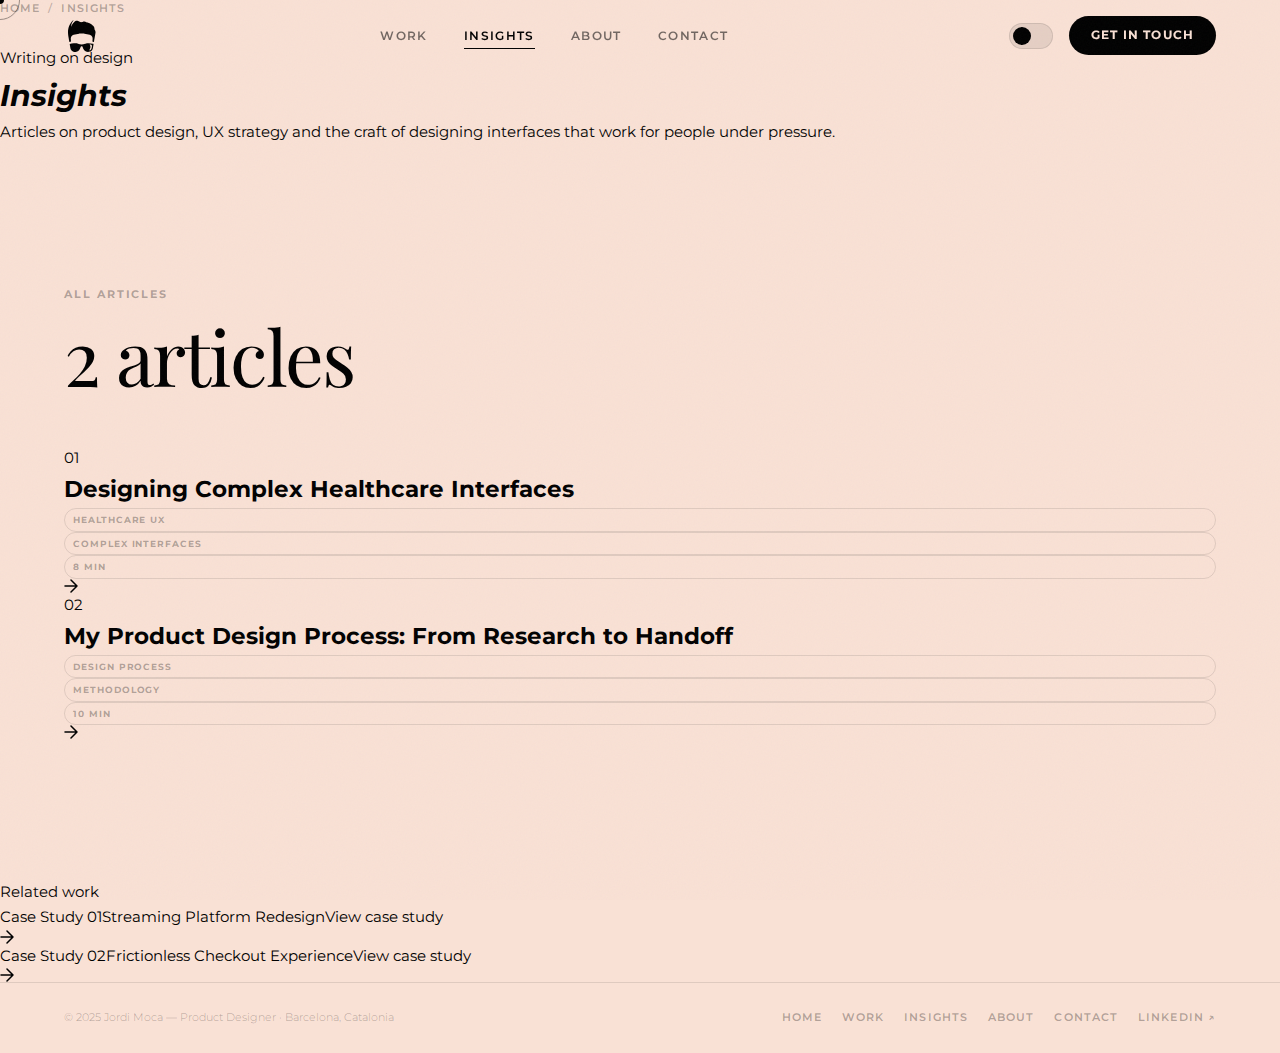
<file: insights/index.html>
<!DOCTYPE html>
<html lang="en">
<head>
<meta charset="UTF-8"/>
<meta name="viewport" content="width=device-width, initial-scale=1.0"/>
<meta http-equiv="X-UA-Compatible" content="IE=edge"/>

<!-- Primary SEO -->
<title>Insights — Product Design Writing | Jordi Moca</title>
<meta name="description" content="Articles on product design, UX strategy and designing complex interfaces. Written by Jordi Moca, Product Designer based in Barcelona."/>
<meta name="author" content="Jordi Moca"/>
<meta name="robots" content="index, follow, max-snippet:-1, max-image-preview:large, max-video-preview:-1"/>
<link rel="canonical" href="https://jordimoca.com/insights/"/>

<!-- Open Graph -->
<meta property="og:type" content="website"/>
<meta property="og:url" content="https://jordimoca.com/insights/"/>
<meta property="og:title" content="Insights — Product Design Writing | Jordi Moca"/>
<meta property="og:description" content="Articles on product design, UX strategy and designing complex interfaces. Written by Jordi Moca, Product Designer based in Barcelona."/>
<meta property="og:image" content="https://jordimoca.com/images/og-image.jpg"/>
<meta property="og:image:width" content="1200"/>
<meta property="og:image:height" content="630"/>
<meta property="og:locale" content="en_GB"/>
<meta property="og:site_name" content="Jordi Moca — Product Designer"/>

<!-- Twitter Card -->
<meta name="twitter:card" content="summary_large_image"/>
<meta name="twitter:title" content="Insights — Product Design Writing | Jordi Moca"/>
<meta name="twitter:description" content="Articles on product design, UX strategy and designing complex interfaces. Written by Jordi Moca, Product Designer based in Barcelona."/>
<meta name="twitter:image" content="https://jordimoca.com/images/og-image.jpg"/>

<!-- Favicon -->
<link rel="icon" type="image/svg+xml" href="../favicon.svg"/>

<!-- Preload fonts -->
<link rel="preconnect" href="https://fonts.googleapis.com"/>
<link rel="preconnect" href="https://fonts.gstatic.com" crossorigin/>
<link rel="preload" href="https://fonts.googleapis.com/css2?family=Playfair+Display:ital,wght@0,400;0,700;1,400&family=Montserrat:wght@300;400;600;700&display=swap" as="style" onload="this.onload=null;this.rel='stylesheet'"/>
<noscript><link rel="stylesheet" href="https://fonts.googleapis.com/css2?family=Playfair+Display:ital,wght@0,400;0,700;1,400&family=Montserrat:wght@300;400;600;700&display=swap"/></noscript>

<!-- Stylesheet -->
<link rel="stylesheet" href="../css/styles.css"/>

<script type="application/ld+json">
{
  "@context": "https://schema.org",
  "@type": "Blog",
  "url": "https://jordimoca.com/insights/",
  "name": "Insights — Jordi Moca",
  "description": "Articles on product design, UX strategy and designing complex interfaces. Written by Jordi Moca, Product Designer in Barcelona.",
  "author": {"@type": "Person","name": "Jordi Moca","url": "https://jordimoca.com"},
  "breadcrumb": {
    "@type": "BreadcrumbList",
    "itemListElement": [
      {"@type": "ListItem","position": 1,"name": "Home","item": "https://jordimoca.com/"},
      {"@type": "ListItem","position": 2,"name": "Insights","item": "https://jordimoca.com/insights/"}
    ]
  }
}
</script>

<!-- Anti-FOUC -->
<script>(function(){var t=localStorage.getItem('jm-theme');var s=window.matchMedia('(prefers-color-scheme:dark)').matches?'dark':'light';document.documentElement.setAttribute('data-theme',t||s);})();</script>
</head>
<body>

<!-- Chrome -->
<div class="grain-overlay" aria-hidden="true"></div>
<div class="scroll-progress" id="scroll-progress" aria-hidden="true"></div>
<div class="cur-dot" id="cur-dot" aria-hidden="true"></div>
<div class="cur-ring" id="cur-ring" aria-hidden="true"></div>
<a class="skip-link" href="#main">Skip to main content</a>

<header role="banner">
  <nav class="site-nav" id="site-nav" aria-label="Primary navigation">
    <div class="nav-inner">
      <a class="nav-logo" href="../" aria-label="Jordi Moca — go to homepage">
        <svg xmlns="http://www.w3.org/2000/svg" viewBox="0 0 875 1017" fill="none" aria-hidden="true" focusable="false" ><path d="M176.06 0C176.39 0.99 176.72 1.98 177.06 3C175.83 4.99609 175.83 4.99609 173.873 7.4375C160.4 25.2601 149.793 45.8858 140.058 65.9561C139.049 68.0229 138.018 70.0777 136.986 72.1328C116.589 113.303 96.0603 166.563 96.0603 213C96.4659 212.09 96.4659 212.09 96.8797 211.162C110.105 181.61 125.106 153.314 144.06 127C144.618 126.226 145.175 125.453 145.749 124.656C152.582 115.208 159.504 105.885 167.06 97C167.511 96.466 167.961 95.932 168.426 95.3818C175.438 87.0725 182.57 78.8846 190.06 71C190.713 70.3083 191.365 69.6165 192.037 68.9038C201.878 58.5367 211.685 49.247 224.06 42C224.696 41.627 225.332 41.254 225.987 40.8696C254.108 24.7974 287.99 21.6789 319.06 30C320.161 30.2887 321.262 30.5775 322.396 30.875C334.069 34.38 344.846 40.4606 355.06 47C383.127 64.9435 415.647 73.5294 448.74 66.4248C459.203 63.8631 469.25 60.2506 479.299 56.4089C486.441 53.7342 493.503 52.1259 501.06 51C501.925 50.8698 502.79 50.7396 503.681 50.6055C506.146 50.302 508.58 50.1223 511.06 50C512.119 49.9471 513.177 49.8943 514.267 49.8398C540.4 49.1887 562.737 56.9081 585.31 69.3359C594.376 74.3001 603.045 78.2337 613.06 81C614.117 81.2952 615.174 81.5904 616.263 81.8945C623.736 83.7266 631.091 84.3812 638.748 84.9375C674.138 87.5573 699.977 102.159 727.452 123.739C729.136 125.059 730.826 126.37 732.517 127.68C738.926 132.659 745.216 137.748 751.383 143.024C754.665 145.831 757.995 148.558 761.373 151.25C766.839 155.694 771.948 160.483 777.052 165.333C780.63 168.734 784.248 172.076 787.931 175.363C816.236 200.757 837.809 228.732 841.06 268C841.135 270.088 841.192 272.177 841.236 274.266C841.26 275.404 841.284 276.542 841.308 277.715C841.351 280.056 841.382 282.397 841.402 284.738C841.715 297.662 845.384 306.906 852.873 317.312C874.108 348.061 878.554 381.607 872.06 417.927C871.74 419.79 871.422 421.654 871.105 423.517C870.275 428.38 869.424 433.24 868.569 438.099C867.747 442.788 866.947 447.48 866.145 452.173C864.323 462.809 862.47 473.44 860.612 484.071C859.68 489.41 858.75 494.75 857.82 500.089C856.257 509.056 854.693 518.023 853.128 526.989C851.545 536.054 849.964 545.12 848.384 554.186C848.19 555.3 847.995 556.414 847.795 557.562C847.016 562.034 846.236 566.507 845.457 570.98C843.377 582.915 841.295 594.849 839.209 606.783C838.488 610.906 837.767 615.03 837.046 619.153C836.785 620.645 836.785 620.645 836.519 622.167C834.386 634.369 832.268 646.574 830.172 658.783C829.356 663.533 828.534 668.282 827.713 673.031C827.1 676.593 826.495 680.157 825.891 683.721C825.535 685.781 825.178 687.84 824.821 689.9C824.669 690.814 824.517 691.728 824.36 692.67C823.288 698.772 823.288 698.772 821.06 701C815.473 699.329 809.886 697.656 804.3 695.983C802.401 695.414 800.502 694.846 798.603 694.278C795.867 693.46 793.132 692.64 790.396 691.82C789.552 691.568 788.708 691.316 787.839 691.056C783.555 689.771 779.295 688.443 775.06 687C775.644 675.11 776.821 663.331 778.159 651.505C778.735 646.398 779.292 641.289 779.849 636.18C780.011 634.696 780.011 634.696 780.176 633.182C784.609 592.407 786.433 551.857 760.127 517.52C756.585 513.201 752.891 509.062 749.06 505C748.448 504.323 747.836 503.646 747.205 502.949C732.306 487.098 712.248 478.841 692.06 472C690.882 471.599 689.704 471.198 688.49 470.785C634.468 452.495 578.939 440.069 522.248 433.688C520.948 433.54 519.649 433.393 518.31 433.241C513.897 432.776 509.482 432.372 505.06 432C503.547 431.871 503.547 431.871 502.003 431.739C481.07 430.008 460.226 429.635 439.231 429.682C436.644 429.688 434.058 429.69 431.471 429.693C407.326 429.729 383.308 429.998 359.292 432.747C356.933 433.014 354.572 433.268 352.211 433.52C293.553 439.836 236.318 452.897 180.435 471.75C179.666 472.006 178.897 472.262 178.104 472.526C144.73 483.703 117.512 502.839 101.189 534.59C88.3085 560.529 87.1427 586.678 89.6853 615.062C89.8669 617.194 90.0483 619.326 90.2293 621.458C91.6425 637.745 93.4457 653.981 95.4846 670.201C95.5898 671.039 95.6949 671.877 95.8032 672.74C95.9994 674.292 96.1982 675.843 96.4002 677.394C96.8146 680.642 97.0603 683.717 97.0603 687C79.4318 692.468 61.7672 697.792 44.0603 703C40.1628 684.504 36.9975 665.877 33.7615 647.257C33.2782 644.476 32.7942 641.696 32.31 638.916C30.6092 629.148 28.9113 619.379 27.2158 609.61C25.655 600.617 24.0871 591.626 22.5159 582.635C21.152 574.828 19.7936 567.019 18.4391 559.211C17.6369 554.586 16.8326 549.962 16.0226 545.34C12.8026 526.952 9.73718 508.563 7.23781 490.062C7.1372 489.321 7.0366 488.58 6.93294 487.816C3.0627 459.09 1.08272 430.262 0.557636 401.289C0.497915 398.005 0.432845 394.721 0.366963 391.438C0.246768 385.292 0.14516 379.146 0.060322 373C0.0489823 372.196 0.0376426 371.392 0.0259592 370.563C-0.191234 352.942 0.9625 335.539 3.18532 318.062C3.29225 317.212 3.39919 316.362 3.50936 315.486C14.3577 230.134 46.0089 148.14 99.0603 80C99.9043 78.8999 100.748 77.7996 101.592 76.6992C108.421 67.8448 115.629 59.3535 123.06 51C123.525 50.4765 123.989 49.953 124.467 49.4136C131.318 41.7279 138.544 34.4174 145.81 27.125C147.142 25.7867 147.142 25.7867 148.5 24.4214C153.525 19.4083 158.636 14.5792 164.06 10C164.636 9.51306 165.212 9.02611 165.805 8.52441C167.385 7.1973 168.971 5.87812 170.56 4.5625C171.097 4.11713 171.633 3.67176 172.185 3.21289C173.476 2.14099 174.768 1.07035 176.06 0Z" fill="currentColor"/><path d="M218.36 736.815C221.227 736.813 224.094 736.794 226.961 736.775C243.904 736.723 261.122 737.322 277.685 741.188C279.1 741.508 279.1 741.508 280.544 741.835C293.615 744.923 306.001 749.626 318.31 754.938C389.863 785.71 471.977 785.103 544.246 757.123C548.489 755.43 552.682 753.629 556.873 751.812C585.181 739.543 614.621 736.569 645.185 736.688C646.172 736.689 647.16 736.691 648.177 736.693C695.617 736.839 741.901 743.889 787.435 757.188C788.158 757.398 788.881 757.608 789.626 757.824C797.343 760.082 804.803 762.5 812.06 766C811.463 774.138 810.306 782.094 808.899 790.128C808.572 792.025 808.572 792.025 808.238 793.961C807.645 797.4 807.046 800.838 806.446 804.276C805.943 807.163 805.442 810.05 804.941 812.937C803.758 819.76 802.569 826.581 801.378 833.402C800.156 840.399 798.943 847.397 797.733 854.395C796.688 860.439 795.638 866.482 794.584 872.524C793.957 876.117 793.332 879.71 792.712 883.304C786.027 922.041 774.751 958.087 741.373 982.125C728.72 990.934 715.449 998.439 701.06 1004C700.385 1004.26 699.709 1004.53 699.013 1004.8C659.859 1019.68 610.644 1021.59 571.701 1004.78C553.969 996.334 539.203 984.454 525.06 971C524.305 970.309 523.55 969.618 522.771 968.906C511.636 958.378 502.599 945.278 495.06 932C494.43 930.913 493.8 929.827 493.15 928.707C481.982 908.963 474.917 887.33 468.043 865.815C467.7 864.763 467.358 863.71 467.006 862.625C466.546 861.198 466.546 861.198 466.076 859.742C461.886 848.434 453.745 839.509 443.06 834C437.982 831.823 433.323 831 427.931 832.652C415.553 837.668 406.627 846.87 401.296 858.927C399.258 863.995 397.762 869.194 396.248 874.438C385.735 909.498 370.19 941.15 345.06 968C344.189 968.937 343.317 969.874 342.42 970.84C314.573 1000.1 279.148 1014.88 239.06 1016C238.317 1016.02 237.573 1016.04 236.807 1016.07C209.009 1016.76 182.436 1011.53 157.06 1000C156.346 999.678 155.631 999.355 154.894 999.023C124.294 985.018 97.5934 961.656 85.3606 929.716C80.0448 914.965 77.3526 899.876 74.7933 884.456C74.1824 880.798 73.5528 877.143 72.9246 873.488C72.1299 868.858 71.3369 864.228 70.5518 859.597C68.5529 847.81 66.4883 836.036 64.3963 824.266C64.0922 822.552 63.7883 820.839 63.4844 819.126C62.3014 812.458 61.1182 805.79 59.9306 799.123C59.2384 795.235 58.5505 791.346 57.8658 787.457C57.6129 786.026 57.3586 784.594 57.1026 783.163C56.7522 781.203 56.4076 779.242 56.0632 777.281C55.8685 776.183 55.6737 775.085 55.4731 773.953C55.0955 771.252 54.9793 768.722 55.0603 766C94.5345 749.49 139.495 741.002 182.06 738C183.237 737.914 184.413 737.828 185.625 737.739C196.536 736.99 207.425 736.814 218.36 736.815ZM689.06 779C687.706 781.986 687.706 781.986 689.177 784.793C689.758 785.913 690.338 787.033 690.935 788.188C691.249 788.799 691.563 789.41 691.886 790.041C694.359 794.808 697.017 799.465 699.685 804.125C714.122 829.458 716.715 856.991 709.06 885C707.951 888.571 706.734 892.099 705.49 895.625C705.143 896.614 704.797 897.603 704.44 898.621C700.456 909.873 696.084 920.968 691.685 932.062C690.474 935.127 689.265 938.192 688.057 941.257C687.315 943.138 686.572 945.018 685.826 946.897C682.008 956.146 682.008 956.146 681.06 966C688.301 968.131 695.466 964.389 701.882 961.053C727.86 946.403 742.69 922.633 750.658 894.496C756.76 871.829 761.17 847.949 761.31 824.438C761.331 823.569 761.352 822.701 761.373 821.807C761.432 811.819 758.867 802.515 752.06 795C737.4 783.12 712.101 778.68 693.56 778.938C692.704 778.947 691.848 778.956 690.967 778.965C690.337 778.976 689.708 778.988 689.06 779Z" fill="currentColor"/></svg>
      </a>
      <ul class="nav-links" role="list">
        <li><a href="../work/">Work</a></li>
        <li><a href="">Insights</a></li>
        <li><a href="../about.html">About</a></li>
        <li><a href="../#contact">Contact</a></li>
      </ul>
      <div class="nav-right">
        <button class="theme-toggle" id="theme-toggle" aria-label="Toggle light/dark mode" aria-pressed="false"></button>
        <a href="mailto:jordimoca@gmail.com" class="nav-cta">Get in touch</a>
        <button class="hamburger" id="hamburger" aria-label="Open menu" aria-expanded="false" aria-controls="mob-menu">
          <span></span><span></span><span></span>
        </button>
      </div>
    </div>
  </nav>
</header>

<div class="mob-menu" id="mob-menu" role="dialog" aria-label="Site navigation" aria-modal="true">
  <a href="../work/">Work</a>
  <a href="">Insights</a>
  <a href="../about.html">About</a>
  <a href="../#contact">Contact</a>
  <a href="mailto:jordimoca@gmail.com">Email me</a>
</div>

<main id="main">

<header class="page-hero" aria-labelledby="ins-h1">
  <div class="page-hero__grid" aria-hidden="true"></div>
  <div class="page-hero__inner">
    <nav class="breadcrumb" aria-label="Breadcrumb" style="margin-bottom:28px">
      <a href="../">Home</a><span class="breadcrumb__sep" aria-hidden="true">/</span>
      <span aria-current="page">Insights</span>
    </nav>
    <p class="page-hero__eyebrow">Writing on design</p>
    <h1 id="ins-h1" class="page-hero__title"><em>Insights</em></h1>
    <p class="page-hero__sub">Articles on product design, UX strategy and the craft of designing interfaces that work for people under pressure.</p>
  </div>
</header>

<section class="section" aria-labelledby="articles-h">
  <div class="container">
    <div class="section-header">
      <div>
        <p class="section-eyebrow reveal">All articles</p>
        <h2 id="articles-h" class="t-h2-section reveal reveal-d1">2 articles</h2>
      </div>
    </div>
    <nav class="insights-list reveal reveal-d1" aria-label="Insights articles">
      <a class="insight-row" href="designing-healthcare-interfaces.html" aria-label="Read: Designing Complex Healthcare Interfaces — 8 min read">
        <span class="insight-row__num" aria-hidden="true">01</span>
        <div class="insight-row__body">
          <h2 class="insight-row__title">Designing Complex Healthcare Interfaces</h2>
          <ul class="insight-row__tags" role="list"><li class="tag">Healthcare UX</li><li class="tag">Complex Interfaces</li><li class="tag">8 min</li></ul>
        </div>
        <div class="insight-row__arrow" aria-hidden="true"><svg width="14" height="14" viewBox="0 0 14 14" fill="none" aria-hidden="true"><path d="M1 7h12M7 1l6 6-6 6" stroke="currentColor" stroke-width="1.5" stroke-linecap="round" stroke-linejoin="round"/></svg></div>
      </a>
      <a class="insight-row" href="product-design-process.html" aria-label="Read: My Product Design Process: From Research to Handoff — 10 min read">
        <span class="insight-row__num" aria-hidden="true">02</span>
        <div class="insight-row__body">
          <h2 class="insight-row__title">My Product Design Process: From Research to Handoff</h2>
          <ul class="insight-row__tags" role="list"><li class="tag">Design Process</li><li class="tag">Methodology</li><li class="tag">10 min</li></ul>
        </div>
        <div class="insight-row__arrow" aria-hidden="true"><svg width="14" height="14" viewBox="0 0 14 14" fill="none" aria-hidden="true"><path d="M1 7h12M7 1l6 6-6 6" stroke="currentColor" stroke-width="1.5" stroke-linecap="round" stroke-linejoin="round"/></svg></div>
      </a>
    </nav>
  </div>
</section>

<section class="related-section" aria-labelledby="ins-work-h">
  <div class="related-section__inner">
    <p class="related-section__label" id="ins-work-h">Related work</p>
    <div class="related-grid">
      <a class="related-card" href="../work/streaming-product-design.html" aria-label="Read: Streaming Platform Redesign"><span class="related-card__type">Case Study 01</span><span class="related-card__title">Streaming Platform Redesign</span><span class="related-card__cta">View case study <svg width="14" height="14" viewBox="0 0 14 14" fill="none" aria-hidden="true"><path d="M1 7h12M7 1l6 6-6 6" stroke="currentColor" stroke-width="1.5" stroke-linecap="round" stroke-linejoin="round"/></svg></span></a>
      <a class="related-card" href="../work/fintech-product-design.html" aria-label="Read: Frictionless Checkout Experience"><span class="related-card__type">Case Study 02</span><span class="related-card__title">Frictionless Checkout Experience</span><span class="related-card__cta">View case study <svg width="14" height="14" viewBox="0 0 14 14" fill="none" aria-hidden="true"><path d="M1 7h12M7 1l6 6-6 6" stroke="currentColor" stroke-width="1.5" stroke-linecap="round" stroke-linejoin="round"/></svg></span></a>
    </div>
  </div>
</section>

</main>
<footer class="site-footer" role="contentinfo">
  <div class="footer-inner">
    <p class="footer-copy">&copy; 2025 Jordi Moca &mdash; Product Designer &middot; Barcelona, Catalonia</p>
    <nav class="footer-links" aria-label="Footer navigation">
      <a href="../">Home</a>
      <a href="../work/">Work</a>
      <a href="">Insights</a>
      <a href="../about.html">About</a>
      <a href="mailto:jordimoca@gmail.com">Contact</a>
      <a href="https://www.linkedin.com/in/jordimoca/" target="_blank" rel="noopener noreferrer">LinkedIn &#8599;</a>
    </nav>
  </div>
</footer>
<script src="../js/main.js"></script>
</body>
</html>
</file>
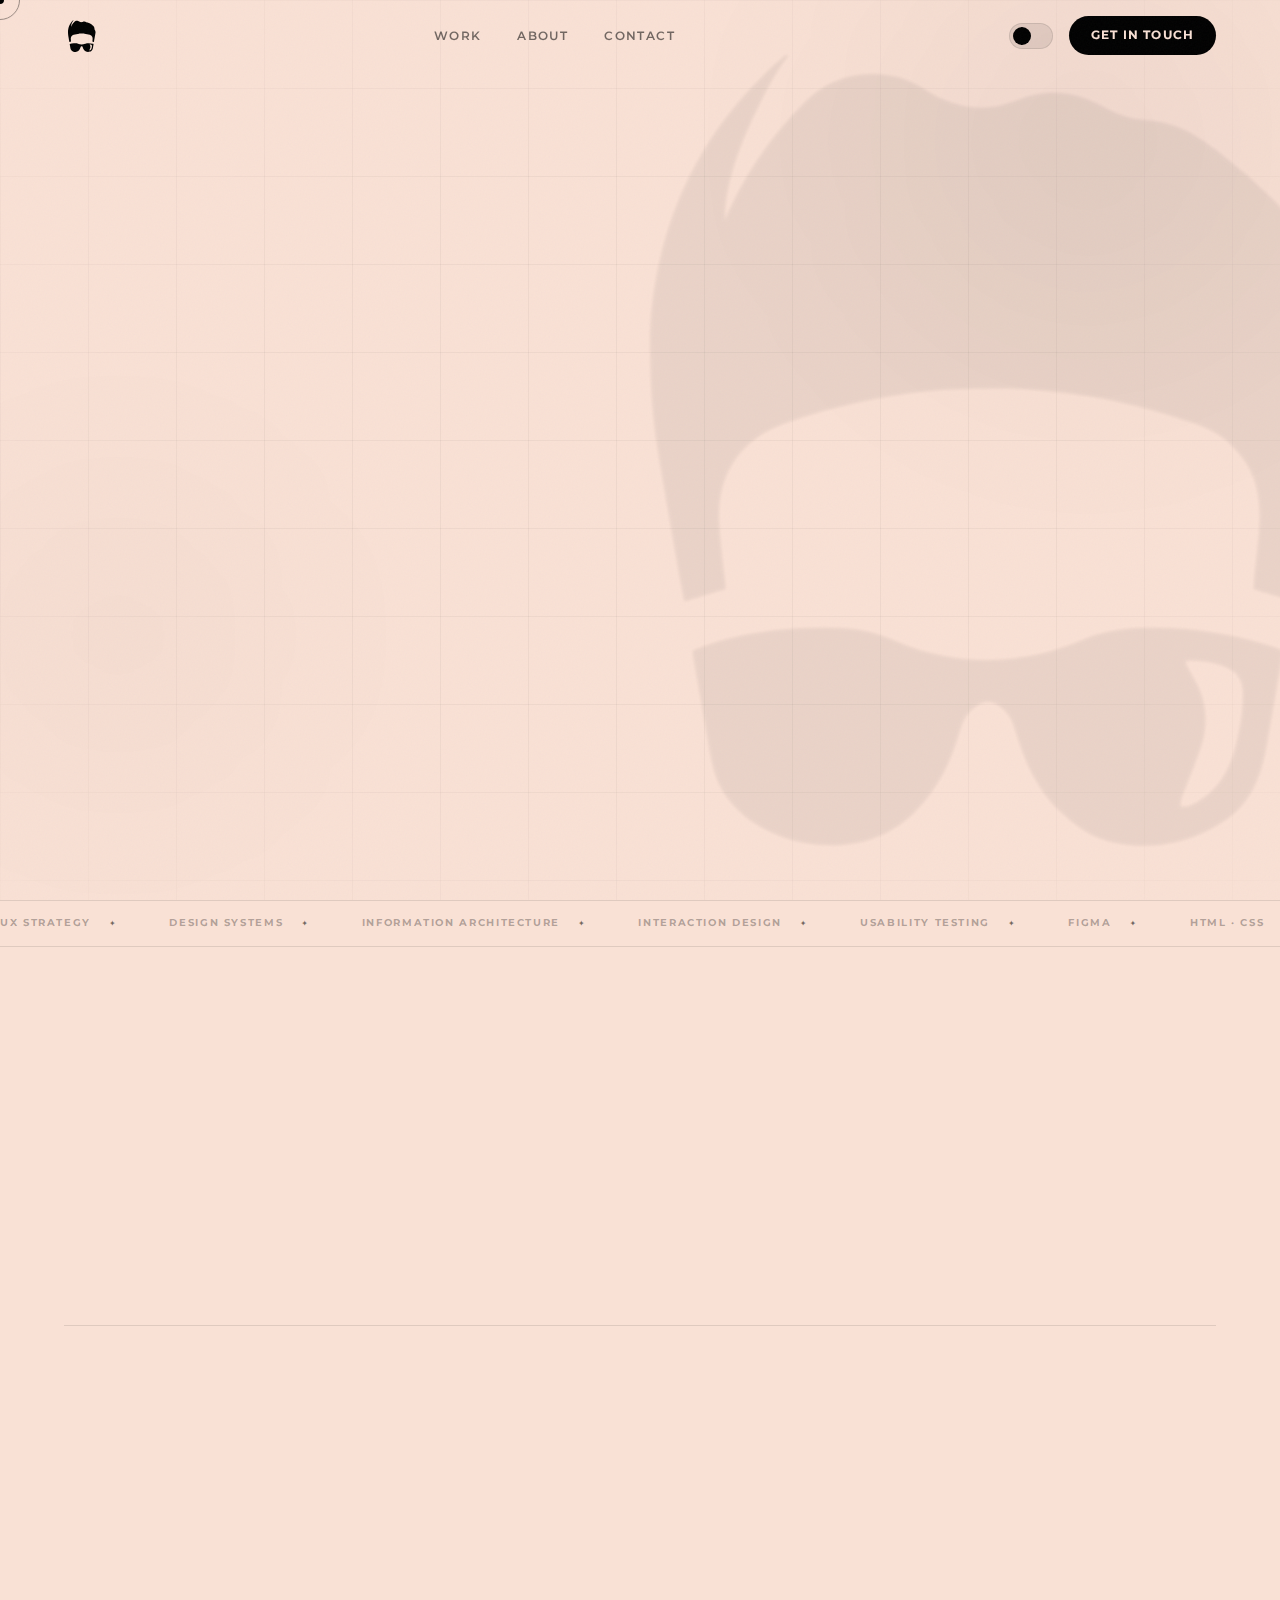
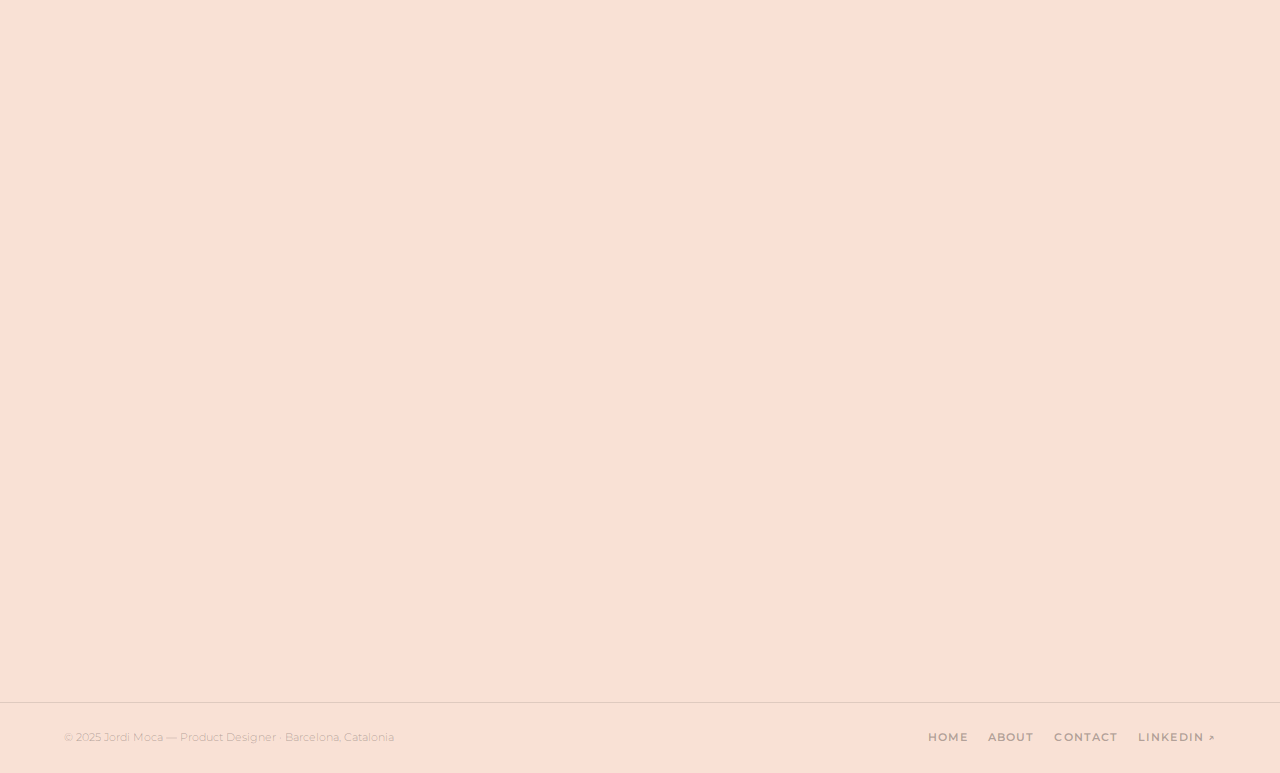
<file: portfolio/index.html>
<!DOCTYPE html>
<html lang="en">
<head>
<meta charset="UTF-8"/>
<meta name="viewport" content="width=device-width, initial-scale=1.0"/>
<meta http-equiv="X-UA-Compatible" content="IE=edge"/>

<!-- Primary SEO -->
<title>Jordi Moca — Product Designer | UX/UI Design Barcelona</title>
<meta name="description" content="Jordi Moca is a Product Designer based in Barcelona specialising in complex interfaces, UX strategy and design systems for healthcare, fintech and SaaS."/>
<meta name="keywords" content="product designer, UX designer, UI designer, Barcelona, Catalonia, Spain, design systems, UX strategy, information architecture, interaction design, complex interfaces, Jordi Moca"/>
<meta name="author" content="Jordi Moca"/>
<meta name="robots" content="index, follow, max-snippet:-1, max-image-preview:large"/>
<link rel="canonical" href="https://jordimoca.com/"/>

<!-- Open Graph -->
<meta property="og:type" content="website"/>
<meta property="og:url" content="https://jordimoca.com/"/>
<meta property="og:title" content="Jordi Moca — Product Designer | UX/UI Design Barcelona"/>
<meta property="og:description" content="Jordi Moca is a Product Designer based in Barcelona specialising in complex interfaces, UX strategy and design systems for healthcare, fintech and SaaS."/>
<meta property="og:image" content="https://jordimoca.com/images/og-image.jpg"/>
<meta property="og:image:width" content="1200"/>
<meta property="og:image:height" content="630"/>
<meta property="og:locale" content="en_GB"/>
<meta property="og:site_name" content="Jordi Moca — Product Designer"/>

<!-- Twitter Card -->
<meta name="twitter:card" content="summary_large_image"/>
<meta name="twitter:title" content="Jordi Moca — Product Designer | UX/UI Design Barcelona"/>
<meta name="twitter:description" content="Jordi Moca is a Product Designer based in Barcelona specialising in complex interfaces, UX strategy and design systems for healthcare, fintech and SaaS."/>
<meta name="twitter:image" content="https://jordimoca.com/images/og-image.jpg"/>

<!-- Favicon -->
<link rel="icon" type="image/svg+xml" href="favicon.svg"/>

<!-- Fonts -->
<link rel="preconnect" href="https://fonts.googleapis.com"/>
<link rel="preconnect" href="https://fonts.gstatic.com" crossorigin/>
<link href="https://fonts.googleapis.com/css2?family=Playfair+Display:ital,wght@0,400;0,500;0,700;1,400;1,500&family=Montserrat:wght@300;400;500;600;700&display=swap" rel="stylesheet"/>

<!-- Stylesheet -->
<link rel="stylesheet" href="css/styles.css"/>

<!-- Anti-FOUC: set theme before first paint -->
<script>(function(){var t=localStorage.getItem('jm-theme');var s=window.matchMedia('(prefers-color-scheme:dark)').matches?'dark':'light';document.documentElement.setAttribute('data-theme',t||s);})();</script>
</head>
<script type="application/ld+json">{
  "@context": "https://schema.org",
  "@type": "Person",
  "name": "Jordi Moca",
  "jobTitle": "Product Designer",
  "description": "Product Designer specialising in complex interfaces, UX strategy and design systems for healthcare, fintech and SaaS products.",
  "url": "https://jordimoca.com",
  "email": "jordimoca@gmail.com",
  "sameAs": ["https://www.linkedin.com/in/jordimoca/"],
  "address": {
    "@type": "PostalAddress",
    "addressLocality": "Barcelona",
    "addressRegion": "Catalonia",
    "addressCountry": "ES"
  },
  "knowsAbout": ["UX Design","Product Design","Design Systems","Information Architecture","Interaction Design","Figma","Healthcare UX","Fintech Design"]
}</script>
<body>

<!-- Chrome -->
<div class="grain-overlay" aria-hidden="true"></div>
<div class="scroll-progress" id="scroll-progress" aria-hidden="true"></div>
<div class="cur-dot" id="cur-dot" aria-hidden="true"></div>
<div class="cur-ring" id="cur-ring" aria-hidden="true"></div>

<a class="skip-link" href="#main">Skip to main content</a>

<header role="banner">
  <nav class="site-nav" id="site-nav" aria-label="Main navigation">
    <div class="nav-inner">
      <a class="nav-logo" href="index.html" aria-label="Jordi Moca — Home">
        <svg xmlns="http://www.w3.org/2000/svg" viewBox="0 0 875 1017" fill="none" aria-hidden="true" focusable="false">
          <path d="M176.06 0C176.39 0.99 176.72 1.98 177.06 3C175.83 4.99609 175.83 4.99609 173.873 7.4375C160.4 25.2601 149.793 45.8858 140.058 65.9561C139.049 68.0229 138.018 70.0777 136.986 72.1328C116.589 113.303 96.0603 166.563 96.0603 213C96.4659 212.09 96.4659 212.09 96.8797 211.162C110.105 181.61 125.106 153.314 144.06 127C144.618 126.226 145.175 125.453 145.749 124.656C152.582 115.208 159.504 105.885 167.06 97C167.511 96.466 167.961 95.932 168.426 95.3818C175.438 87.0725 182.57 78.8846 190.06 71C190.713 70.3083 191.365 69.6165 192.037 68.9038C201.878 58.5367 211.685 49.247 224.06 42C224.696 41.627 225.332 41.254 225.987 40.8696C254.108 24.7974 287.99 21.6789 319.06 30C320.161 30.2887 321.262 30.5775 322.396 30.875C334.069 34.38 344.846 40.4606 355.06 47C383.127 64.9435 415.647 73.5294 448.74 66.4248C459.203 63.8631 469.25 60.2506 479.299 56.4089C486.441 53.7342 493.503 52.1259 501.06 51C501.925 50.8698 502.79 50.7396 503.681 50.6055C506.146 50.302 508.58 50.1223 511.06 50C512.119 49.9471 513.177 49.8943 514.267 49.8398C540.4 49.1887 562.737 56.9081 585.31 69.3359C594.376 74.3001 603.045 78.2337 613.06 81C614.117 81.2952 615.174 81.5904 616.263 81.8945C623.736 83.7266 631.091 84.3812 638.748 84.9375C674.138 87.5573 699.977 102.159 727.452 123.739C729.136 125.059 730.826 126.37 732.517 127.68C738.926 132.659 745.216 137.748 751.383 143.024C754.665 145.831 757.995 148.558 761.373 151.25C766.839 155.694 771.948 160.483 777.052 165.333C780.63 168.734 784.248 172.076 787.931 175.363C816.236 200.757 837.809 228.732 841.06 268C841.135 270.088 841.192 272.177 841.236 274.266C841.26 275.404 841.284 276.542 841.308 277.715C841.351 280.056 841.382 282.397 841.402 284.738C841.715 297.662 845.384 306.906 852.873 317.312C874.108 348.061 878.554 381.607 872.06 417.927C871.74 419.79 871.422 421.654 871.105 423.517C870.275 428.38 869.424 433.24 868.569 438.099C867.747 442.788 866.947 447.48 866.145 452.173C864.323 462.809 862.47 473.44 860.612 484.071C859.68 489.41 858.75 494.75 857.82 500.089C856.257 509.056 854.693 518.023 853.128 526.989C851.545 536.054 849.964 545.12 848.384 554.186C848.19 555.3 847.995 556.414 847.795 557.562C847.016 562.034 846.236 566.507 845.457 570.98C843.377 582.915 841.295 594.849 839.209 606.783C838.488 610.906 837.767 615.03 837.046 619.153C836.785 620.645 836.785 620.645 836.519 622.167C834.386 634.369 832.268 646.574 830.172 658.783C829.356 663.533 828.534 668.282 827.713 673.031C827.1 676.593 826.495 680.157 825.891 683.721C825.535 685.781 825.178 687.84 824.821 689.9C824.669 690.814 824.517 691.728 824.36 692.67C823.288 698.772 823.288 698.772 821.06 701C815.473 699.329 809.886 697.656 804.3 695.983C802.401 695.414 800.502 694.846 798.603 694.278C795.867 693.46 793.132 692.64 790.396 691.82C789.552 691.568 788.708 691.316 787.839 691.056C783.555 689.771 779.295 688.443 775.06 687C775.644 675.11 776.821 663.331 778.159 651.505C778.735 646.398 779.292 641.289 779.849 636.18C780.011 634.696 780.011 634.696 780.176 633.182C784.609 592.407 786.433 551.857 760.127 517.52C756.585 513.201 752.891 509.062 749.06 505C748.448 504.323 747.836 503.646 747.205 502.949C732.306 487.098 712.248 478.841 692.06 472C690.882 471.599 689.704 471.198 688.49 470.785C634.468 452.495 578.939 440.069 522.248 433.688C520.948 433.54 519.649 433.393 518.31 433.241C513.897 432.776 509.482 432.372 505.06 432C503.547 431.871 503.547 431.871 502.003 431.739C481.07 430.008 460.226 429.635 439.231 429.682C436.644 429.688 434.058 429.69 431.471 429.693C407.326 429.729 383.308 429.998 359.292 432.747C356.933 433.014 354.572 433.268 352.211 433.52C293.553 439.836 236.318 452.897 180.435 471.75C179.666 472.006 178.897 472.262 178.104 472.526C144.73 483.703 117.512 502.839 101.189 534.59C88.3085 560.529 87.1427 586.678 89.6853 615.062C89.8669 617.194 90.0483 619.326 90.2293 621.458C91.6425 637.745 93.4457 653.981 95.4846 670.201C95.5898 671.039 95.6949 671.877 95.8032 672.74C95.9994 674.292 96.1982 675.843 96.4002 677.394C96.8146 680.642 97.0603 683.717 97.0603 687C79.4318 692.468 61.7672 697.792 44.0603 703C40.1628 684.504 36.9975 665.877 33.7615 647.257C33.2782 644.476 32.7942 641.696 32.31 638.916C30.6092 629.148 28.9113 619.379 27.2158 609.61C25.655 600.617 24.0871 591.626 22.5159 582.635C21.152 574.828 19.7936 567.019 18.4391 559.211C17.6369 554.586 16.8326 549.962 16.0226 545.34C12.8026 526.952 9.73718 508.563 7.23781 490.062C7.1372 489.321 7.0366 488.58 6.93294 487.816C3.0627 459.09 1.08272 430.262 0.557636 401.289C0.497915 398.005 0.432845 394.721 0.366963 391.438C0.246768 385.292 0.14516 379.146 0.060322 373C0.0489823 372.196 0.0376426 371.392 0.0259592 370.563C-0.191234 352.942 0.9625 335.539 3.18532 318.062C3.29225 317.212 3.39919 316.362 3.50936 315.486C14.3577 230.134 46.0089 148.14 99.0603 80C99.9043 78.8999 100.748 77.7996 101.592 76.6992C108.421 67.8448 115.629 59.3535 123.06 51C123.525 50.4765 123.989 49.953 124.467 49.4136C131.318 41.7279 138.544 34.4174 145.81 27.125C147.142 25.7867 147.142 25.7867 148.5 24.4214C153.525 19.4083 158.636 14.5792 164.06 10C164.636 9.51306 165.212 9.02611 165.805 8.52441C167.385 7.1973 168.971 5.87812 170.56 4.5625C171.097 4.11713 171.633 3.67176 172.185 3.21289C173.476 2.14099 174.768 1.07035 176.06 0Z" fill="currentColor"/>
<path d="M218.36 736.815C221.227 736.813 224.094 736.794 226.961 736.775C243.904 736.723 261.122 737.322 277.685 741.188C279.1 741.508 279.1 741.508 280.544 741.835C293.615 744.923 306.001 749.626 318.31 754.938C389.863 785.71 471.977 785.103 544.246 757.123C548.489 755.43 552.682 753.629 556.873 751.812C585.181 739.543 614.621 736.569 645.185 736.688C646.172 736.689 647.16 736.691 648.177 736.693C695.617 736.839 741.901 743.889 787.435 757.188C788.158 757.398 788.881 757.608 789.626 757.824C797.343 760.082 804.803 762.5 812.06 766C811.463 774.138 810.306 782.094 808.899 790.128C808.572 792.025 808.572 792.025 808.238 793.961C807.645 797.4 807.046 800.838 806.446 804.276C805.943 807.163 805.442 810.05 804.941 812.937C803.758 819.76 802.569 826.581 801.378 833.402C800.156 840.399 798.943 847.397 797.733 854.395C796.688 860.439 795.638 866.482 794.584 872.524C793.957 876.117 793.332 879.71 792.712 883.304C786.027 922.041 774.751 958.087 741.373 982.125C728.72 990.934 715.449 998.439 701.06 1004C700.385 1004.26 699.709 1004.53 699.013 1004.8C659.859 1019.68 610.644 1021.59 571.701 1004.78C553.969 996.334 539.203 984.454 525.06 971C524.305 970.309 523.55 969.618 522.771 968.906C511.636 958.378 502.599 945.278 495.06 932C494.43 930.913 493.8 929.827 493.15 928.707C481.982 908.963 474.917 887.33 468.043 865.815C467.7 864.763 467.358 863.71 467.006 862.625C466.546 861.198 466.546 861.198 466.076 859.742C461.886 848.434 453.745 839.509 443.06 834C437.982 831.823 433.323 831 427.931 832.652C415.553 837.668 406.627 846.87 401.296 858.927C399.258 863.995 397.762 869.194 396.248 874.438C385.735 909.498 370.19 941.15 345.06 968C344.189 968.937 343.317 969.874 342.42 970.84C314.573 1000.1 279.148 1014.88 239.06 1016C238.317 1016.02 237.573 1016.04 236.807 1016.07C209.009 1016.76 182.436 1011.53 157.06 1000C156.346 999.678 155.631 999.355 154.894 999.023C124.294 985.018 97.5934 961.656 85.3606 929.716C80.0448 914.965 77.3526 899.876 74.7933 884.456C74.1824 880.798 73.5528 877.143 72.9246 873.488C72.1299 868.858 71.3369 864.228 70.5518 859.597C68.5529 847.81 66.4883 836.036 64.3963 824.266C64.0922 822.552 63.7883 820.839 63.4844 819.126C62.3014 812.458 61.1182 805.79 59.9306 799.123C59.2384 795.235 58.5505 791.346 57.8658 787.457C57.6129 786.026 57.3586 784.594 57.1026 783.163C56.7522 781.203 56.4076 779.242 56.0632 777.281C55.8685 776.183 55.6737 775.085 55.4731 773.953C55.0955 771.252 54.9793 768.722 55.0603 766C94.5345 749.49 139.495 741.002 182.06 738C183.237 737.914 184.413 737.828 185.625 737.739C196.536 736.99 207.425 736.814 218.36 736.815ZM689.06 779C687.706 781.986 687.706 781.986 689.177 784.793C689.758 785.913 690.338 787.033 690.935 788.188C691.249 788.799 691.563 789.41 691.886 790.041C694.359 794.808 697.017 799.465 699.685 804.125C714.122 829.458 716.715 856.991 709.06 885C707.951 888.571 706.734 892.099 705.49 895.625C705.143 896.614 704.797 897.603 704.44 898.621C700.456 909.873 696.084 920.968 691.685 932.062C690.474 935.127 689.265 938.192 688.057 941.257C687.315 943.138 686.572 945.018 685.826 946.897C682.008 956.146 682.008 956.146 681.06 966C688.301 968.131 695.466 964.389 701.882 961.053C727.86 946.403 742.69 922.633 750.658 894.496C756.76 871.829 761.17 847.949 761.31 824.438C761.331 823.569 761.352 822.701 761.373 821.807C761.432 811.819 758.867 802.515 752.06 795C737.4 783.12 712.101 778.68 693.56 778.938C692.704 778.947 691.848 778.956 690.967 778.965C690.337 778.976 689.708 778.988 689.06 779Z" fill="currentColor"/>
        </svg>
      </a>
      <nav aria-label="Primary navigation">
        <ul class="nav-links" role="list">
          <li><a href="#work">Work</a></li>
          <li><a href="about.html">About</a></li>
          <li><a href="index.html#contact">Contact</a></li>
        </ul>
      </nav>
      <div class="nav-right">
        <button class="theme-toggle" id="theme-toggle" aria-label="Toggle light/dark mode" aria-pressed="false"></button>
        <a href="mailto:jordimoca@gmail.com" class="nav-cta" aria-label="Send an email to Jordi Moca">Get in touch</a>
        <button class="hamburger" id="hamburger" aria-label="Open navigation menu" aria-expanded="false" aria-controls="mob-menu">
          <span></span><span></span><span></span>
        </button>
      </div>
    </div>
  </nav>
</header>

<div class="mob-menu" id="mob-menu" role="dialog" aria-label="Mobile navigation" aria-modal="true">
  <a href="#work">Work</a>
  <a href="about.html">About</a>
  <a href="index.html#contact">Contact</a>
  <a href="mailto:jordimoca@gmail.com">Email me</a>
</div>

<main id="main">

  <!-- ══ HERO ══ -->
  <section class="hero" aria-labelledby="hero-headline">
    <div class="hero-ambient" aria-hidden="true">
      <div class="orb orb--1"></div>
      <div class="orb orb--2"></div>
    </div>
    <div class="hero-grid" aria-hidden="true"></div>
    <svg class="hero-logo-bg" xmlns="http://www.w3.org/2000/svg" viewBox="0 0 875 1017" fill="none" aria-hidden="true" focusable="false">
      <path d="M176.06 0C176.39 0.99 176.72 1.98 177.06 3C175.83 4.99609 175.83 4.99609 173.873 7.4375C160.4 25.2601 149.793 45.8858 140.058 65.9561C139.049 68.0229 138.018 70.0777 136.986 72.1328C116.589 113.303 96.0603 166.563 96.0603 213C96.4659 212.09 96.4659 212.09 96.8797 211.162C110.105 181.61 125.106 153.314 144.06 127C144.618 126.226 145.175 125.453 145.749 124.656C152.582 115.208 159.504 105.885 167.06 97C167.511 96.466 167.961 95.932 168.426 95.3818C175.438 87.0725 182.57 78.8846 190.06 71C190.713 70.3083 191.365 69.6165 192.037 68.9038C201.878 58.5367 211.685 49.247 224.06 42C224.696 41.627 225.332 41.254 225.987 40.8696C254.108 24.7974 287.99 21.6789 319.06 30C320.161 30.2887 321.262 30.5775 322.396 30.875C334.069 34.38 344.846 40.4606 355.06 47C383.127 64.9435 415.647 73.5294 448.74 66.4248C459.203 63.8631 469.25 60.2506 479.299 56.4089C486.441 53.7342 493.503 52.1259 501.06 51C501.925 50.8698 502.79 50.7396 503.681 50.6055C506.146 50.302 508.58 50.1223 511.06 50C512.119 49.9471 513.177 49.8943 514.267 49.8398C540.4 49.1887 562.737 56.9081 585.31 69.3359C594.376 74.3001 603.045 78.2337 613.06 81C614.117 81.2952 615.174 81.5904 616.263 81.8945C623.736 83.7266 631.091 84.3812 638.748 84.9375C674.138 87.5573 699.977 102.159 727.452 123.739C729.136 125.059 730.826 126.37 732.517 127.68C738.926 132.659 745.216 137.748 751.383 143.024C754.665 145.831 757.995 148.558 761.373 151.25C766.839 155.694 771.948 160.483 777.052 165.333C780.63 168.734 784.248 172.076 787.931 175.363C816.236 200.757 837.809 228.732 841.06 268C841.135 270.088 841.192 272.177 841.236 274.266C841.26 275.404 841.284 276.542 841.308 277.715C841.351 280.056 841.382 282.397 841.402 284.738C841.715 297.662 845.384 306.906 852.873 317.312C874.108 348.061 878.554 381.607 872.06 417.927C871.74 419.79 871.422 421.654 871.105 423.517C870.275 428.38 869.424 433.24 868.569 438.099C867.747 442.788 866.947 447.48 866.145 452.173C864.323 462.809 862.47 473.44 860.612 484.071C859.68 489.41 858.75 494.75 857.82 500.089C856.257 509.056 854.693 518.023 853.128 526.989C851.545 536.054 849.964 545.12 848.384 554.186C848.19 555.3 847.995 556.414 847.795 557.562C847.016 562.034 846.236 566.507 845.457 570.98C843.377 582.915 841.295 594.849 839.209 606.783C838.488 610.906 837.767 615.03 837.046 619.153C836.785 620.645 836.785 620.645 836.519 622.167C834.386 634.369 832.268 646.574 830.172 658.783C829.356 663.533 828.534 668.282 827.713 673.031C827.1 676.593 826.495 680.157 825.891 683.721C825.535 685.781 825.178 687.84 824.821 689.9C824.669 690.814 824.517 691.728 824.36 692.67C823.288 698.772 823.288 698.772 821.06 701C815.473 699.329 809.886 697.656 804.3 695.983C802.401 695.414 800.502 694.846 798.603 694.278C795.867 693.46 793.132 692.64 790.396 691.82C789.552 691.568 788.708 691.316 787.839 691.056C783.555 689.771 779.295 688.443 775.06 687C775.644 675.11 776.821 663.331 778.159 651.505C778.735 646.398 779.292 641.289 779.849 636.18C780.011 634.696 780.011 634.696 780.176 633.182C784.609 592.407 786.433 551.857 760.127 517.52C756.585 513.201 752.891 509.062 749.06 505C748.448 504.323 747.836 503.646 747.205 502.949C732.306 487.098 712.248 478.841 692.06 472C690.882 471.599 689.704 471.198 688.49 470.785C634.468 452.495 578.939 440.069 522.248 433.688C520.948 433.54 519.649 433.393 518.31 433.241C513.897 432.776 509.482 432.372 505.06 432C503.547 431.871 503.547 431.871 502.003 431.739C481.07 430.008 460.226 429.635 439.231 429.682C436.644 429.688 434.058 429.69 431.471 429.693C407.326 429.729 383.308 429.998 359.292 432.747C356.933 433.014 354.572 433.268 352.211 433.52C293.553 439.836 236.318 452.897 180.435 471.75C179.666 472.006 178.897 472.262 178.104 472.526C144.73 483.703 117.512 502.839 101.189 534.59C88.3085 560.529 87.1427 586.678 89.6853 615.062C89.8669 617.194 90.0483 619.326 90.2293 621.458C91.6425 637.745 93.4457 653.981 95.4846 670.201C95.5898 671.039 95.6949 671.877 95.8032 672.74C95.9994 674.292 96.1982 675.843 96.4002 677.394C96.8146 680.642 97.0603 683.717 97.0603 687C79.4318 692.468 61.7672 697.792 44.0603 703C40.1628 684.504 36.9975 665.877 33.7615 647.257C33.2782 644.476 32.7942 641.696 32.31 638.916C30.6092 629.148 28.9113 619.379 27.2158 609.61C25.655 600.617 24.0871 591.626 22.5159 582.635C21.152 574.828 19.7936 567.019 18.4391 559.211C17.6369 554.586 16.8326 549.962 16.0226 545.34C12.8026 526.952 9.73718 508.563 7.23781 490.062C7.1372 489.321 7.0366 488.58 6.93294 487.816C3.0627 459.09 1.08272 430.262 0.557636 401.289C0.497915 398.005 0.432845 394.721 0.366963 391.438C0.246768 385.292 0.14516 379.146 0.060322 373C0.0489823 372.196 0.0376426 371.392 0.0259592 370.563C-0.191234 352.942 0.9625 335.539 3.18532 318.062C3.29225 317.212 3.39919 316.362 3.50936 315.486C14.3577 230.134 46.0089 148.14 99.0603 80C99.9043 78.8999 100.748 77.7996 101.592 76.6992C108.421 67.8448 115.629 59.3535 123.06 51C123.525 50.4765 123.989 49.953 124.467 49.4136C131.318 41.7279 138.544 34.4174 145.81 27.125C147.142 25.7867 147.142 25.7867 148.5 24.4214C153.525 19.4083 158.636 14.5792 164.06 10C164.636 9.51306 165.212 9.02611 165.805 8.52441C167.385 7.1973 168.971 5.87812 170.56 4.5625C171.097 4.11713 171.633 3.67176 172.185 3.21289C173.476 2.14099 174.768 1.07035 176.06 0Z" fill="currentColor"/>
<path d="M218.36 736.815C221.227 736.813 224.094 736.794 226.961 736.775C243.904 736.723 261.122 737.322 277.685 741.188C279.1 741.508 279.1 741.508 280.544 741.835C293.615 744.923 306.001 749.626 318.31 754.938C389.863 785.71 471.977 785.103 544.246 757.123C548.489 755.43 552.682 753.629 556.873 751.812C585.181 739.543 614.621 736.569 645.185 736.688C646.172 736.689 647.16 736.691 648.177 736.693C695.617 736.839 741.901 743.889 787.435 757.188C788.158 757.398 788.881 757.608 789.626 757.824C797.343 760.082 804.803 762.5 812.06 766C811.463 774.138 810.306 782.094 808.899 790.128C808.572 792.025 808.572 792.025 808.238 793.961C807.645 797.4 807.046 800.838 806.446 804.276C805.943 807.163 805.442 810.05 804.941 812.937C803.758 819.76 802.569 826.581 801.378 833.402C800.156 840.399 798.943 847.397 797.733 854.395C796.688 860.439 795.638 866.482 794.584 872.524C793.957 876.117 793.332 879.71 792.712 883.304C786.027 922.041 774.751 958.087 741.373 982.125C728.72 990.934 715.449 998.439 701.06 1004C700.385 1004.26 699.709 1004.53 699.013 1004.8C659.859 1019.68 610.644 1021.59 571.701 1004.78C553.969 996.334 539.203 984.454 525.06 971C524.305 970.309 523.55 969.618 522.771 968.906C511.636 958.378 502.599 945.278 495.06 932C494.43 930.913 493.8 929.827 493.15 928.707C481.982 908.963 474.917 887.33 468.043 865.815C467.7 864.763 467.358 863.71 467.006 862.625C466.546 861.198 466.546 861.198 466.076 859.742C461.886 848.434 453.745 839.509 443.06 834C437.982 831.823 433.323 831 427.931 832.652C415.553 837.668 406.627 846.87 401.296 858.927C399.258 863.995 397.762 869.194 396.248 874.438C385.735 909.498 370.19 941.15 345.06 968C344.189 968.937 343.317 969.874 342.42 970.84C314.573 1000.1 279.148 1014.88 239.06 1016C238.317 1016.02 237.573 1016.04 236.807 1016.07C209.009 1016.76 182.436 1011.53 157.06 1000C156.346 999.678 155.631 999.355 154.894 999.023C124.294 985.018 97.5934 961.656 85.3606 929.716C80.0448 914.965 77.3526 899.876 74.7933 884.456C74.1824 880.798 73.5528 877.143 72.9246 873.488C72.1299 868.858 71.3369 864.228 70.5518 859.597C68.5529 847.81 66.4883 836.036 64.3963 824.266C64.0922 822.552 63.7883 820.839 63.4844 819.126C62.3014 812.458 61.1182 805.79 59.9306 799.123C59.2384 795.235 58.5505 791.346 57.8658 787.457C57.6129 786.026 57.3586 784.594 57.1026 783.163C56.7522 781.203 56.4076 779.242 56.0632 777.281C55.8685 776.183 55.6737 775.085 55.4731 773.953C55.0955 771.252 54.9793 768.722 55.0603 766C94.5345 749.49 139.495 741.002 182.06 738C183.237 737.914 184.413 737.828 185.625 737.739C196.536 736.99 207.425 736.814 218.36 736.815ZM689.06 779C687.706 781.986 687.706 781.986 689.177 784.793C689.758 785.913 690.338 787.033 690.935 788.188C691.249 788.799 691.563 789.41 691.886 790.041C694.359 794.808 697.017 799.465 699.685 804.125C714.122 829.458 716.715 856.991 709.06 885C707.951 888.571 706.734 892.099 705.49 895.625C705.143 896.614 704.797 897.603 704.44 898.621C700.456 909.873 696.084 920.968 691.685 932.062C690.474 935.127 689.265 938.192 688.057 941.257C687.315 943.138 686.572 945.018 685.826 946.897C682.008 956.146 682.008 956.146 681.06 966C688.301 968.131 695.466 964.389 701.882 961.053C727.86 946.403 742.69 922.633 750.658 894.496C756.76 871.829 761.17 847.949 761.31 824.438C761.331 823.569 761.352 822.701 761.373 821.807C761.432 811.819 758.867 802.515 752.06 795C737.4 783.12 712.101 778.68 693.56 778.938C692.704 778.947 691.848 778.956 690.967 778.965C690.337 778.976 689.708 778.988 689.06 779Z" fill="currentColor"/>
    </svg>
    <div class="hero-content">
      <p class="hero-label">
        <span class="status-dot" aria-hidden="true"></span>
        00.&nbsp;&nbsp;Folio of Jordi Moca &mdash; Available for any challenging design process
      </p>
      <h1 class="hero-headline t-h1-hero" id="hero-headline">
        <span class="headline-line"><span class="headline-line-inner" style="animation-delay:.30s">Product</span></span>
        <span class="headline-line"><span class="headline-line-inner" style="animation-delay:.46s">Design</span></span>
        <span class="headline-line"><span class="headline-line-inner" style="animation-delay:.62s">for <em>Complex</em></span></span>
        <span class="headline-line"><span class="headline-line-inner" style="animation-delay:.78s">Interfaces.</span></span>
      </h1>
      <div class="hero-bottom">
        <p class="hero-sub">I design digital products that make hard workflows feel simple &mdash; for teams building tools that experts depend on. Based in Barcelona.</p>
        <div class="scroll-cue" aria-hidden="true">
          <span class="scroll-cue__label">Scroll</span>
          <div class="scroll-cue__line"></div>
        </div>
      </div>
    </div>
  </section>

  <!-- ══ MARQUEE ══ -->
  <div class="marquee" aria-hidden="true" role="presentation">
    <div class="marquee__track">
      <span class="marquee__item">UX Strategy</span>
      <span class="marquee__item">Design Systems</span>
      <span class="marquee__item">Information Architecture</span>
      <span class="marquee__item">Interaction Design</span>
      <span class="marquee__item">Usability Testing</span>
      <span class="marquee__item">Figma</span>
      <span class="marquee__item">HTML &middot; CSS</span>
      <span class="marquee__item">Workflow Optimisation</span>
      <span class="marquee__item">Medical Software</span>
      <span class="marquee__item">Fintech UX</span>
      <span class="marquee__item">Product Thinking</span>
      <span class="marquee__item">UX Strategy</span>
      <span class="marquee__item">Design Systems</span>
      <span class="marquee__item">Information Architecture</span>
      <span class="marquee__item">Interaction Design</span>
      <span class="marquee__item">Usability Testing</span>
      <span class="marquee__item">Figma</span>
      <span class="marquee__item">HTML &middot; CSS</span>
      <span class="marquee__item">Workflow Optimisation</span>
      <span class="marquee__item">Medical Software</span>
      <span class="marquee__item">Fintech UX</span>
      <span class="marquee__item">Product Thinking</span>
    </div>
  </div>

  <!-- ══ WORK ══ -->
  <section id="work" class="section" aria-labelledby="work-heading">
    <div class="container">
      <div class="section-header">
        <div>
          <p class="section-eyebrow reveal">01. Selected Work</p>
          <h2 id="work-heading" class="t-h2-section reveal reveal-d1">5 <em>Case</em><br>Studies</h2>
        </div>
        <span class="t-small reveal">2024&nbsp;&mdash;&nbsp;2025</span>
      </div>

      <ol class="work-list" aria-label="Portfolio case studies">

        <li>
          <a class="work-item work-item--active reveal" href="work/streaming-platform.html" aria-label="Read case study: Streaming Platform Redesign">
            <span class="work-item__num" aria-hidden="true">01</span>
            <div class="work-item__info">
              <h3 class="work-item__title">Streaming Platform Redesign</h3>
              <ul class="work-item__tags" aria-label="Skills used" role="list">
                <li class="tag">UX Strategy</li>
                <li class="tag">Information Architecture</li>
                <li class="tag">Interaction Design</li>
              </ul>
            </div>
            <div class="work-item__arrow" aria-hidden="true">
              <svg width="14" height="14" viewBox="0 0 14 14" fill="none" aria-hidden="true"><path d="M1 7h12M7 1l6 6-6 6" stroke="currentColor" stroke-width="1.5" stroke-linecap="round" stroke-linejoin="round"/></svg>
            </div>
          </a>
        </li>

        <li>
          <div class="work-item work-item--locked reveal reveal-d1" role="listitem" aria-label="Frictionless Checkout Experience — coming soon">
            <span class="work-item__num" aria-hidden="true">02</span>
            <div class="work-item__info">
              <h3 class="work-item__title">Frictionless Checkout Experience</h3>
              <ul class="work-item__tags" role="list">
                <li class="tag">UX Research</li><li class="tag">Form Design</li><li class="tag--wip">Coming soon</li>
              </ul>
            </div>
            <div class="work-item__arrow" aria-hidden="true">
              <svg width="14" height="14" viewBox="0 0 14 14" fill="none"><path d="M1 7h12M7 1l6 6-6 6" stroke="currentColor" stroke-width="1.5" stroke-linecap="round" stroke-linejoin="round"/></svg>
            </div>
          </div>
        </li>

        <li>
          <div class="work-item work-item--locked reveal reveal-d2" role="listitem" aria-label="Task Management App — coming soon">
            <span class="work-item__num" aria-hidden="true">03</span>
            <div class="work-item__info">
              <h3 class="work-item__title">Task Management App</h3>
              <ul class="work-item__tags" role="list">
                <li class="tag">Product Thinking</li><li class="tag">Interaction Design</li><li class="tag--wip">Coming soon</li>
              </ul>
            </div>
            <div class="work-item__arrow" aria-hidden="true">
              <svg width="14" height="14" viewBox="0 0 14 14" fill="none"><path d="M1 7h12M7 1l6 6-6 6" stroke="currentColor" stroke-width="1.5" stroke-linecap="round" stroke-linejoin="round"/></svg>
            </div>
          </div>
        </li>

        <li>
          <div class="work-item work-item--locked reveal reveal-d3" role="listitem" aria-label="Project Management for Creative Teams — coming soon">
            <span class="work-item__num" aria-hidden="true">04</span>
            <div class="work-item__info">
              <h3 class="work-item__title">Project Management for Creative Teams</h3>
              <ul class="work-item__tags" role="list">
                <li class="tag">Workflow Design</li><li class="tag">Visual Systems</li><li class="tag--wip">Coming soon</li>
              </ul>
            </div>
            <div class="work-item__arrow" aria-hidden="true">
              <svg width="14" height="14" viewBox="0 0 14 14" fill="none"><path d="M1 7h12M7 1l6 6-6 6" stroke="currentColor" stroke-width="1.5" stroke-linecap="round" stroke-linejoin="round"/></svg>
            </div>
          </div>
        </li>

        <li>
          <div class="work-item work-item--locked reveal reveal-d4" role="listitem" aria-label="Personal Finance App — coming soon">
            <span class="work-item__num" aria-hidden="true">05</span>
            <div class="work-item__info">
              <h3 class="work-item__title">Personal Finance App</h3>
              <ul class="work-item__tags" role="list">
                <li class="tag">Data Visualisation</li><li class="tag">Emotional Design</li><li class="tag--wip">Coming soon</li>
              </ul>
            </div>
            <div class="work-item__arrow" aria-hidden="true">
              <svg width="14" height="14" viewBox="0 0 14 14" fill="none"><path d="M1 7h12M7 1l6 6-6 6" stroke="currentColor" stroke-width="1.5" stroke-linecap="round" stroke-linejoin="round"/></svg>
            </div>
          </div>
        </li>

      </ol>
    </div>
  </section>

  <!-- ══ ABOUT PREVIEW ══ -->
  <section id="about-preview" class="section section--bordered" aria-labelledby="about-preview-heading">
    <div class="container">
      <div class="about-grid">
        <div>
          <p class="section-eyebrow reveal">02. About</p>
          <h2 id="about-preview-heading" class="about-heading reveal reveal-d1">
            Design that works<br>for people who<br><em>can&rsquo;t afford</em> friction
          </h2>
          <p class="t-body reveal reveal-d2">
            I&rsquo;m Jordi Moca, a <strong>Product Designer with 7+ years</strong> designing interfaces that experts depend on &mdash; doctors prescribing medication, journalists publishing content, bankers managing transactions.
          </p>
          <p class="t-body reveal reveal-d2">
            My work is grounded in one conviction: <strong>good design is invisible.</strong> The best interface gets out of the way and lets the user do their job.
          </p>
          <p class="t-body reveal reveal-d3">
            Based in <strong>Barcelona, Catalonia.</strong> Available for any challenging design process.
          </p>
          <div class="stats-row reveal reveal-d3" role="list" aria-label="Experience highlights">
            <div class="stat" role="listitem">
              <div class="stat__number">7+</div>
              <div class="stat__label">Years exp.</div>
            </div>
            <div class="stat" role="listitem">
              <div class="stat__number">50+</div>
              <div class="stat__label">Components</div>
            </div>
            <div class="stat" role="listitem">
              <div class="stat__number">3</div>
              <div class="stat__label">Industries</div>
            </div>
          </div>
          <p style="margin-top:36px" class="reveal reveal-d4">
            <a href="about.html" class="contact-link" style="display:inline-flex">More about me</a>
          </p>
        </div>
        <div>
          <div class="about-logo-box reveal">
            <svg xmlns="http://www.w3.org/2000/svg" viewBox="0 0 875 1017" fill="none" aria-label="Jordi Moca logo" role="img">
              <title>Jordi Moca</title>
              <path d="M176.06 0C176.39 0.99 176.72 1.98 177.06 3C175.83 4.99609 175.83 4.99609 173.873 7.4375C160.4 25.2601 149.793 45.8858 140.058 65.9561C139.049 68.0229 138.018 70.0777 136.986 72.1328C116.589 113.303 96.0603 166.563 96.0603 213C96.4659 212.09 96.4659 212.09 96.8797 211.162C110.105 181.61 125.106 153.314 144.06 127C144.618 126.226 145.175 125.453 145.749 124.656C152.582 115.208 159.504 105.885 167.06 97C167.511 96.466 167.961 95.932 168.426 95.3818C175.438 87.0725 182.57 78.8846 190.06 71C190.713 70.3083 191.365 69.6165 192.037 68.9038C201.878 58.5367 211.685 49.247 224.06 42C224.696 41.627 225.332 41.254 225.987 40.8696C254.108 24.7974 287.99 21.6789 319.06 30C320.161 30.2887 321.262 30.5775 322.396 30.875C334.069 34.38 344.846 40.4606 355.06 47C383.127 64.9435 415.647 73.5294 448.74 66.4248C459.203 63.8631 469.25 60.2506 479.299 56.4089C486.441 53.7342 493.503 52.1259 501.06 51C501.925 50.8698 502.79 50.7396 503.681 50.6055C506.146 50.302 508.58 50.1223 511.06 50C512.119 49.9471 513.177 49.8943 514.267 49.8398C540.4 49.1887 562.737 56.9081 585.31 69.3359C594.376 74.3001 603.045 78.2337 613.06 81C614.117 81.2952 615.174 81.5904 616.263 81.8945C623.736 83.7266 631.091 84.3812 638.748 84.9375C674.138 87.5573 699.977 102.159 727.452 123.739C729.136 125.059 730.826 126.37 732.517 127.68C738.926 132.659 745.216 137.748 751.383 143.024C754.665 145.831 757.995 148.558 761.373 151.25C766.839 155.694 771.948 160.483 777.052 165.333C780.63 168.734 784.248 172.076 787.931 175.363C816.236 200.757 837.809 228.732 841.06 268C841.135 270.088 841.192 272.177 841.236 274.266C841.26 275.404 841.284 276.542 841.308 277.715C841.351 280.056 841.382 282.397 841.402 284.738C841.715 297.662 845.384 306.906 852.873 317.312C874.108 348.061 878.554 381.607 872.06 417.927C871.74 419.79 871.422 421.654 871.105 423.517C870.275 428.38 869.424 433.24 868.569 438.099C867.747 442.788 866.947 447.48 866.145 452.173C864.323 462.809 862.47 473.44 860.612 484.071C859.68 489.41 858.75 494.75 857.82 500.089C856.257 509.056 854.693 518.023 853.128 526.989C851.545 536.054 849.964 545.12 848.384 554.186C848.19 555.3 847.995 556.414 847.795 557.562C847.016 562.034 846.236 566.507 845.457 570.98C843.377 582.915 841.295 594.849 839.209 606.783C838.488 610.906 837.767 615.03 837.046 619.153C836.785 620.645 836.785 620.645 836.519 622.167C834.386 634.369 832.268 646.574 830.172 658.783C829.356 663.533 828.534 668.282 827.713 673.031C827.1 676.593 826.495 680.157 825.891 683.721C825.535 685.781 825.178 687.84 824.821 689.9C824.669 690.814 824.517 691.728 824.36 692.67C823.288 698.772 823.288 698.772 821.06 701C815.473 699.329 809.886 697.656 804.3 695.983C802.401 695.414 800.502 694.846 798.603 694.278C795.867 693.46 793.132 692.64 790.396 691.82C789.552 691.568 788.708 691.316 787.839 691.056C783.555 689.771 779.295 688.443 775.06 687C775.644 675.11 776.821 663.331 778.159 651.505C778.735 646.398 779.292 641.289 779.849 636.18C780.011 634.696 780.011 634.696 780.176 633.182C784.609 592.407 786.433 551.857 760.127 517.52C756.585 513.201 752.891 509.062 749.06 505C748.448 504.323 747.836 503.646 747.205 502.949C732.306 487.098 712.248 478.841 692.06 472C690.882 471.599 689.704 471.198 688.49 470.785C634.468 452.495 578.939 440.069 522.248 433.688C520.948 433.54 519.649 433.393 518.31 433.241C513.897 432.776 509.482 432.372 505.06 432C503.547 431.871 503.547 431.871 502.003 431.739C481.07 430.008 460.226 429.635 439.231 429.682C436.644 429.688 434.058 429.69 431.471 429.693C407.326 429.729 383.308 429.998 359.292 432.747C356.933 433.014 354.572 433.268 352.211 433.52C293.553 439.836 236.318 452.897 180.435 471.75C179.666 472.006 178.897 472.262 178.104 472.526C144.73 483.703 117.512 502.839 101.189 534.59C88.3085 560.529 87.1427 586.678 89.6853 615.062C89.8669 617.194 90.0483 619.326 90.2293 621.458C91.6425 637.745 93.4457 653.981 95.4846 670.201C95.5898 671.039 95.6949 671.877 95.8032 672.74C95.9994 674.292 96.1982 675.843 96.4002 677.394C96.8146 680.642 97.0603 683.717 97.0603 687C79.4318 692.468 61.7672 697.792 44.0603 703C40.1628 684.504 36.9975 665.877 33.7615 647.257C33.2782 644.476 32.7942 641.696 32.31 638.916C30.6092 629.148 28.9113 619.379 27.2158 609.61C25.655 600.617 24.0871 591.626 22.5159 582.635C21.152 574.828 19.7936 567.019 18.4391 559.211C17.6369 554.586 16.8326 549.962 16.0226 545.34C12.8026 526.952 9.73718 508.563 7.23781 490.062C7.1372 489.321 7.0366 488.58 6.93294 487.816C3.0627 459.09 1.08272 430.262 0.557636 401.289C0.497915 398.005 0.432845 394.721 0.366963 391.438C0.246768 385.292 0.14516 379.146 0.060322 373C0.0489823 372.196 0.0376426 371.392 0.0259592 370.563C-0.191234 352.942 0.9625 335.539 3.18532 318.062C3.29225 317.212 3.39919 316.362 3.50936 315.486C14.3577 230.134 46.0089 148.14 99.0603 80C99.9043 78.8999 100.748 77.7996 101.592 76.6992C108.421 67.8448 115.629 59.3535 123.06 51C123.525 50.4765 123.989 49.953 124.467 49.4136C131.318 41.7279 138.544 34.4174 145.81 27.125C147.142 25.7867 147.142 25.7867 148.5 24.4214C153.525 19.4083 158.636 14.5792 164.06 10C164.636 9.51306 165.212 9.02611 165.805 8.52441C167.385 7.1973 168.971 5.87812 170.56 4.5625C171.097 4.11713 171.633 3.67176 172.185 3.21289C173.476 2.14099 174.768 1.07035 176.06 0Z" fill="currentColor"/>
<path d="M218.36 736.815C221.227 736.813 224.094 736.794 226.961 736.775C243.904 736.723 261.122 737.322 277.685 741.188C279.1 741.508 279.1 741.508 280.544 741.835C293.615 744.923 306.001 749.626 318.31 754.938C389.863 785.71 471.977 785.103 544.246 757.123C548.489 755.43 552.682 753.629 556.873 751.812C585.181 739.543 614.621 736.569 645.185 736.688C646.172 736.689 647.16 736.691 648.177 736.693C695.617 736.839 741.901 743.889 787.435 757.188C788.158 757.398 788.881 757.608 789.626 757.824C797.343 760.082 804.803 762.5 812.06 766C811.463 774.138 810.306 782.094 808.899 790.128C808.572 792.025 808.572 792.025 808.238 793.961C807.645 797.4 807.046 800.838 806.446 804.276C805.943 807.163 805.442 810.05 804.941 812.937C803.758 819.76 802.569 826.581 801.378 833.402C800.156 840.399 798.943 847.397 797.733 854.395C796.688 860.439 795.638 866.482 794.584 872.524C793.957 876.117 793.332 879.71 792.712 883.304C786.027 922.041 774.751 958.087 741.373 982.125C728.72 990.934 715.449 998.439 701.06 1004C700.385 1004.26 699.709 1004.53 699.013 1004.8C659.859 1019.68 610.644 1021.59 571.701 1004.78C553.969 996.334 539.203 984.454 525.06 971C524.305 970.309 523.55 969.618 522.771 968.906C511.636 958.378 502.599 945.278 495.06 932C494.43 930.913 493.8 929.827 493.15 928.707C481.982 908.963 474.917 887.33 468.043 865.815C467.7 864.763 467.358 863.71 467.006 862.625C466.546 861.198 466.546 861.198 466.076 859.742C461.886 848.434 453.745 839.509 443.06 834C437.982 831.823 433.323 831 427.931 832.652C415.553 837.668 406.627 846.87 401.296 858.927C399.258 863.995 397.762 869.194 396.248 874.438C385.735 909.498 370.19 941.15 345.06 968C344.189 968.937 343.317 969.874 342.42 970.84C314.573 1000.1 279.148 1014.88 239.06 1016C238.317 1016.02 237.573 1016.04 236.807 1016.07C209.009 1016.76 182.436 1011.53 157.06 1000C156.346 999.678 155.631 999.355 154.894 999.023C124.294 985.018 97.5934 961.656 85.3606 929.716C80.0448 914.965 77.3526 899.876 74.7933 884.456C74.1824 880.798 73.5528 877.143 72.9246 873.488C72.1299 868.858 71.3369 864.228 70.5518 859.597C68.5529 847.81 66.4883 836.036 64.3963 824.266C64.0922 822.552 63.7883 820.839 63.4844 819.126C62.3014 812.458 61.1182 805.79 59.9306 799.123C59.2384 795.235 58.5505 791.346 57.8658 787.457C57.6129 786.026 57.3586 784.594 57.1026 783.163C56.7522 781.203 56.4076 779.242 56.0632 777.281C55.8685 776.183 55.6737 775.085 55.4731 773.953C55.0955 771.252 54.9793 768.722 55.0603 766C94.5345 749.49 139.495 741.002 182.06 738C183.237 737.914 184.413 737.828 185.625 737.739C196.536 736.99 207.425 736.814 218.36 736.815ZM689.06 779C687.706 781.986 687.706 781.986 689.177 784.793C689.758 785.913 690.338 787.033 690.935 788.188C691.249 788.799 691.563 789.41 691.886 790.041C694.359 794.808 697.017 799.465 699.685 804.125C714.122 829.458 716.715 856.991 709.06 885C707.951 888.571 706.734 892.099 705.49 895.625C705.143 896.614 704.797 897.603 704.44 898.621C700.456 909.873 696.084 920.968 691.685 932.062C690.474 935.127 689.265 938.192 688.057 941.257C687.315 943.138 686.572 945.018 685.826 946.897C682.008 956.146 682.008 956.146 681.06 966C688.301 968.131 695.466 964.389 701.882 961.053C727.86 946.403 742.69 922.633 750.658 894.496C756.76 871.829 761.17 847.949 761.31 824.438C761.331 823.569 761.352 822.701 761.373 821.807C761.432 811.819 758.867 802.515 752.06 795C737.4 783.12 712.101 778.68 693.56 778.938C692.704 778.947 691.848 778.956 690.967 778.965C690.337 778.976 689.708 778.988 689.06 779Z" fill="currentColor"/>
            </svg>
          </div>
          <ul class="philosophy-list reveal reveal-d1" role="list">
            <li class="philosophy-item">
              <span class="philosophy-item__num" aria-hidden="true">01</span>
              <div class="philosophy-item__content"><strong>Functional Clarity</strong><span>Every element earns its place or gets cut.</span></div>
            </li>
            <li class="philosophy-item">
              <span class="philosophy-item__num" aria-hidden="true">02</span>
              <div class="philosophy-item__content"><strong>Workflow Efficiency</strong><span>Design for the expert doing this for the 500th time, not the first.</span></div>
            </li>
            <li class="philosophy-item">
              <span class="philosophy-item__num" aria-hidden="true">03</span>
              <div class="philosophy-item__content"><strong>Realistic Constraints</strong><span>Work that respects legacy systems and actually ships.</span></div>
            </li>
            <li class="philosophy-item">
              <span class="philosophy-item__num" aria-hidden="true">04</span>
              <div class="philosophy-item__content"><strong>Think in Systems</strong><span>Not just screens &mdash; coherent patterns and shared components.</span></div>
            </li>
          </ul>
        </div>
      </div>
    </div>
  </section>

  <!-- ══ CONTACT ══ -->
  <section id="contact" class="section section--bordered" aria-labelledby="contact-heading">
    <div class="container">
      <p class="section-eyebrow reveal">03. Contact</p>
      <h2 id="contact-heading" class="contact-headline reveal reveal-d1">
        Let&rsquo;s work<br><em>together.</em>
      </h2>
      <p class="contact-sub reveal reveal-d2">Drop me a line at</p>
      <a href="mailto:jordimoca@gmail.com" class="contact-email reveal reveal-d2" aria-label="Send an email to jordimoca@gmail.com">
        jordimoca@gmail.com
      </a>
      <div class="contact-links reveal reveal-d3">
        <a href="https://www.linkedin.com/in/jordimoca/" target="_blank" rel="noopener noreferrer" class="contact-link" aria-label="Visit Jordi Moca on LinkedIn (opens in new tab)">LinkedIn</a>
        <a href="mailto:jordimoca@gmail.com" class="contact-link" aria-label="Send an email to Jordi Moca">Email me</a>
      </div>
    </div>
  </section>

</main>

<footer class="site-footer" role="contentinfo">
  <div class="footer-inner">
    <p class="footer-copy">&copy; 2025 Jordi Moca &mdash; Product Designer &middot; Barcelona, Catalonia</p>
    <nav class="footer-links" aria-label="Footer navigation">
      <a href="index.html">Home</a>
      <a href="about.html">About</a>
      <a href="mailto:jordimoca@gmail.com">Contact</a>
      <a href="https://www.linkedin.com/in/jordimoca/" target="_blank" rel="noopener noreferrer" aria-label="LinkedIn profile (opens in new tab)">LinkedIn &#8599;</a>
    </nav>
  </div>
</footer>
<script src="js/main.js"></script>
</body>
</html>
</file>
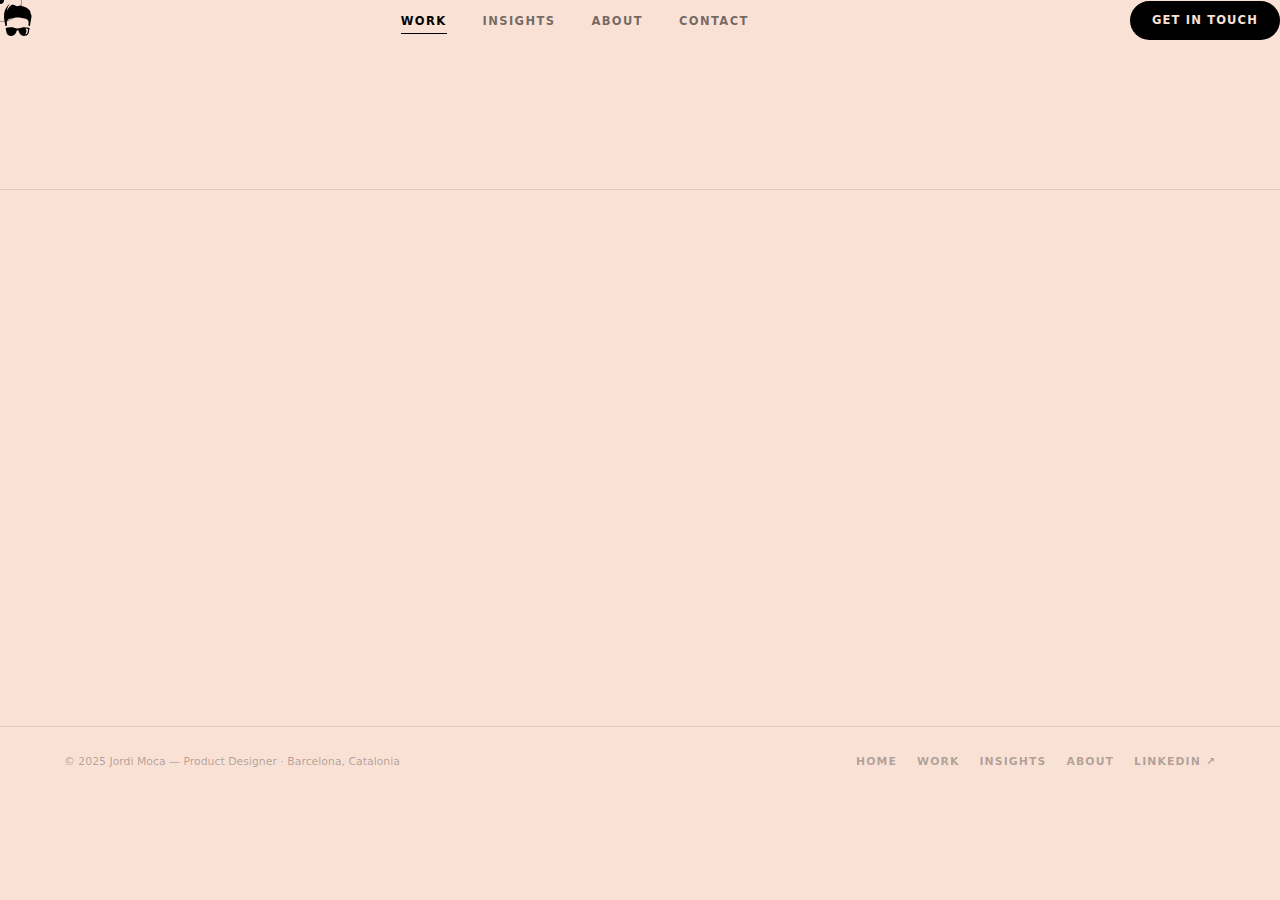
<file: work/index.html>
<!DOCTYPE html>
<html lang="en">
<head>
<meta charset="UTF-8"/>
<meta name="viewport" content="width=device-width, initial-scale=1.0"/>
<title>Work — Jordi Moca | Selected Case Studies</title>
<meta name="description" content="Case studies in product design for complex interfaces — healthcare, fintech and SaaS."/>
<meta name="author" content="Jordi Moca"/>
<meta name="robots" content="index, follow"/>
<link rel="canonical" href="https://jordimoca.com/work/"/>
<meta property="og:type" content="article"/>
<meta property="og:url" content="https://jordimoca.com/work/"/>
<meta property="og:title" content="Work — Jordi Moca | Selected Case Studies"/>
<meta property="og:description" content="Case studies in product design for complex interfaces — healthcare, fintech and SaaS."/>
<meta property="og:image" content="https://jordimoca.com/images/og-image.jpg"/>
<meta property="og:locale" content="en_GB"/>
<meta property="og:site_name" content="Jordi Moca"/>
<meta name="twitter:card" content="summary_large_image"/>
<meta name="twitter:title" content="Work — Jordi Moca | Selected Case Studies"/>
<meta name="twitter:description" content="Case studies in product design for complex interfaces — healthcare, fintech and SaaS."/>
<meta name="twitter:image" content="https://jordimoca.com/images/og-image.jpg"/>
<link rel="icon" type="image/svg+xml" href="../favicon.svg"/>
<link rel="preconnect" href="https://fonts.googleapis.com"/>
<link rel="preconnect" href="https://fonts.gstatic.com" crossorigin/>
<link rel="stylesheet" href="https://fonts.googleapis.com/css2?family=Inter:wght@300;400;500;600;700;800&family=Playfair+Display:ital,wght@1,900&display=swap"/>
<link rel="stylesheet" href="../css/styles.css"/>
<script type="application/ld+json">{"@context":"https://schema.org","@type":"CollectionPage","name":"Work — Jordi Moca","url":"https://jordimoca.com/work/","author":{"@type":"Person","name":"Jordi Moca"}}</script>
<script>(function(){var t=localStorage.getItem('jm-theme')||(window.matchMedia('(prefers-color-scheme:dark)').matches?'dark':'light');document.documentElement.setAttribute('data-theme',t);})();</script>
</head>
<body>
<a class="skip-link" href="#main">Skip to main content</a>
<div class="scroll-bar" id="scroll-bar" aria-hidden="true"></div>

<div class="cur-dot" id="cur-dot" aria-hidden="true"></div>
<div class="cur-ring" id="cur-ring" aria-hidden="true"></div><header role="banner">
<nav class="nav" id="site-nav" aria-label="Primary navigation">
<div class="nav-inner">
<a class="nav-logo" href="../index.html" aria-label="Jordi Moca"><svg xmlns="http://www.w3.org/2000/svg" viewBox="0 0 875 1017" fill="currentColor" aria-hidden="true" focusable="false"><path d="M176.06 0C176.39 0.99 176.72 1.98 177.06 3C175.83 4.99609 175.83 4.99609 173.873 7.4375C160.4 25.2601 149.793 45.8858 140.058 65.9561C139.049 68.0229 138.018 70.0777 136.986 72.1328C116.589 113.303 96.0603 166.563 96.0603 213C96.4659 212.09 96.4659 212.09 96.8797 211.162C110.105 181.61 125.106 153.314 144.06 127C144.618 126.226 145.175 125.453 145.749 124.656C152.582 115.208 159.504 105.885 167.06 97C167.511 96.466 167.961 95.932 168.426 95.3818C175.438 87.0725 182.57 78.8846 190.06 71C190.713 70.3083 191.365 69.6165 192.037 68.9038C201.878 58.5367 211.685 49.247 224.06 42C224.696 41.627 225.332 41.254 225.987 40.8696C254.108 24.7974 287.99 21.6789 319.06 30C320.161 30.2887 321.262 30.5775 322.396 30.875C334.069 34.38 344.846 40.4606 355.06 47C383.127 64.9435 415.647 73.5294 448.74 66.4248C459.203 63.8631 469.25 60.2506 479.299 56.4089C486.441 53.7342 493.503 52.1259 501.06 51C501.925 50.8698 502.79 50.7396 503.681 50.6055C506.146 50.302 508.58 50.1223 511.06 50C512.119 49.9471 513.177 49.8943 514.267 49.8398C540.4 49.1887 562.737 56.9081 585.31 69.3359C594.376 74.3001 603.045 78.2337 613.06 81C614.117 81.2952 615.174 81.5904 616.263 81.8945C623.736 83.7266 631.091 84.3812 638.748 84.9375C674.138 87.5573 699.977 102.159 727.452 123.739C729.136 125.059 730.826 126.37 732.517 127.68C738.926 132.659 745.216 137.748 751.383 143.024C754.665 145.831 757.995 148.558 761.373 151.25C766.839 155.694 771.948 160.483 777.052 165.333C780.63 168.734 784.248 172.076 787.931 175.363C816.236 200.757 837.809 228.732 841.06 268C841.135 270.088 841.192 272.177 841.236 274.266C841.26 275.404 841.284 276.542 841.308 277.715C841.351 280.056 841.382 282.397 841.402 284.738C841.715 297.662 845.384 306.906 852.873 317.312C874.108 348.061 878.554 381.607 872.06 417.927C871.74 419.79 871.422 421.654 871.105 423.517C870.275 428.38 869.424 433.24 868.569 438.099C867.747 442.788 866.947 447.48 866.145 452.173C864.323 462.809 862.47 473.44 860.612 484.071C859.68 489.41 858.75 494.75 857.82 500.089C856.257 509.056 854.693 518.023 853.128 526.989C851.545 536.054 849.964 545.12 848.384 554.186C848.19 555.3 847.995 556.414 847.795 557.562C847.016 562.034 846.236 566.507 845.457 570.98C843.377 582.915 841.295 594.849 839.209 606.783C838.488 610.906 837.767 615.03 837.046 619.153C836.785 620.645 836.785 620.645 836.519 622.167C834.386 634.369 832.268 646.574 830.172 658.783C829.356 663.533 828.534 668.282 827.713 673.031C827.1 676.593 826.495 680.157 825.891 683.721C825.535 685.781 825.178 687.84 824.821 689.9C824.669 690.814 824.517 691.728 824.36 692.67C823.288 698.772 823.288 698.772 821.06 701C815.473 699.329 809.886 697.656 804.3 695.983C802.401 695.414 800.502 694.846 798.603 694.278C795.867 693.46 793.132 692.64 790.396 691.82C789.552 691.568 788.708 691.316 787.839 691.056C783.555 689.771 779.295 688.443 775.06 687C775.644 675.11 776.821 663.331 778.159 651.505C778.735 646.398 779.292 641.289 779.849 636.18C780.011 634.696 780.011 634.696 780.176 633.182C784.609 592.407 786.433 551.857 760.127 517.52C756.585 513.201 752.891 509.062 749.06 505C748.448 504.323 747.836 503.646 747.205 502.949C732.306 487.098 712.248 478.841 692.06 472C690.882 471.599 689.704 471.198 688.49 470.785C634.468 452.495 578.939 440.069 522.248 433.688C520.948 433.54 519.649 433.393 518.31 433.241C513.897 432.776 509.482 432.372 505.06 432C503.547 431.871 503.547 431.871 502.003 431.739C481.07 430.008 460.226 429.635 439.231 429.682C436.644 429.688 434.058 429.69 431.471 429.693C407.326 429.729 383.308 429.998 359.292 432.747C356.933 433.014 354.572 433.268 352.211 433.52C293.553 439.836 236.318 452.897 180.435 471.75C179.666 472.006 178.897 472.262 178.104 472.526C144.73 483.703 117.512 502.839 101.189 534.59C88.3085 560.529 87.1427 586.678 89.6853 615.062C89.8669 617.194 90.0483 619.326 90.2293 621.458C91.6425 637.745 93.4457 653.981 95.4846 670.201C95.5898 671.039 95.6949 671.877 95.8032 672.74C95.9994 674.292 96.1982 675.843 96.4002 677.394C96.8146 680.642 97.0603 683.717 97.0603 687C79.4318 692.468 61.7672 697.792 44.0603 703C40.1628 684.504 36.9975 665.877 33.7615 647.257C33.2782 644.476 32.7942 641.696 32.31 638.916C30.6092 629.148 28.9113 619.379 27.2158 609.61C25.655 600.617 24.0871 591.626 22.5159 582.635C21.152 574.828 19.7936 567.019 18.4391 559.211C17.6369 554.586 16.8326 549.962 16.0226 545.34C12.8026 526.952 9.73718 508.563 7.23781 490.062C7.1372 489.321 7.0366 488.58 6.93294 487.816C3.0627 459.09 1.08272 430.262 0.557636 401.289C0.497915 398.005 0.432845 394.721 0.366963 391.438C0.246768 385.292 0.14516 379.146 0.060322 373C0.0489823 372.196 0.0376426 371.392 0.0259592 370.563C-0.191234 352.942 0.9625 335.539 3.18532 318.062C3.29225 317.212 3.39919 316.362 3.50936 315.486C14.3577 230.134 46.0089 148.14 99.0603 80C99.9043 78.8999 100.748 77.7996 101.592 76.6992C108.421 67.8448 115.629 59.3535 123.06 51C123.525 50.4765 123.989 49.953 124.467 49.4136C131.318 41.7279 138.544 34.4174 145.81 27.125C147.142 25.7867 147.142 25.7867 148.5 24.4214C153.525 19.4083 158.636 14.5792 164.06 10C164.636 9.51306 165.212 9.02611 165.805 8.52441C167.385 7.1973 168.971 5.87812 170.56 4.5625C171.097 4.11713 171.633 3.67176 172.185 3.21289C173.476 2.14099 174.768 1.07035 176.06 0Z"/><path d="M218.36 736.815C221.227 736.813 224.094 736.794 226.961 736.775C243.904 736.723 261.122 737.322 277.685 741.188C279.1 741.508 279.1 741.508 280.544 741.835C293.615 744.923 306.001 749.626 318.31 754.938C389.863 785.71 471.977 785.103 544.246 757.123C548.489 755.43 552.682 753.629 556.873 751.812C585.181 739.543 614.621 736.569 645.185 736.688C646.172 736.689 647.16 736.691 648.177 736.693C695.617 736.839 741.901 743.889 787.435 757.188C788.158 757.398 788.881 757.608 789.626 757.824C797.343 760.082 804.803 762.5 812.06 766C811.463 774.138 810.306 782.094 808.899 790.128C808.572 792.025 808.572 792.025 808.238 793.961C807.645 797.4 807.046 800.838 806.446 804.276C805.943 807.163 805.442 810.05 804.941 812.937C803.758 819.76 802.569 826.581 801.378 833.402C800.156 840.399 798.943 847.397 797.733 854.395C796.688 860.439 795.638 866.482 794.584 872.524C793.957 876.117 793.332 879.71 792.712 883.304C786.027 922.041 774.751 958.087 741.373 982.125C728.72 990.934 715.449 998.439 701.06 1004C700.385 1004.26 699.709 1004.53 699.013 1004.8C659.859 1019.68 610.644 1021.59 571.701 1004.78C553.969 996.334 539.203 984.454 525.06 971C524.305 970.309 523.55 969.618 522.771 968.906C511.636 958.378 502.599 945.278 495.06 932C494.43 930.913 493.8 929.827 493.15 928.707C481.982 908.963 474.917 887.33 468.043 865.815C467.7 864.763 467.358 863.71 467.006 862.625C466.546 861.198 466.546 861.198 466.076 859.742C461.886 848.434 453.745 839.509 443.06 834C437.982 831.823 433.323 831 427.931 832.652C415.553 837.668 406.627 846.87 401.296 858.927C399.258 863.995 397.762 869.194 396.248 874.438C385.735 909.498 370.19 941.15 345.06 968C344.189 968.937 343.317 969.874 342.42 970.84C314.573 1000.1 279.148 1014.88 239.06 1016C238.317 1016.02 237.573 1016.04 236.807 1016.07C209.009 1016.76 182.436 1011.53 157.06 1000C156.346 999.678 155.631 999.355 154.894 999.023C124.294 985.018 97.5934 961.656 85.3606 929.716C80.0448 914.965 77.3526 899.876 74.7933 884.456C74.1824 880.798 73.5528 877.143 72.9246 873.488C72.1299 868.858 71.3369 864.228 70.5518 859.597C68.5529 847.81 66.4883 836.036 64.3963 824.266C64.0922 822.552 63.7883 820.839 63.4844 819.126C62.3014 812.458 61.1182 805.79 59.9306 799.123C59.2384 795.235 58.5505 791.346 57.8658 787.457C57.6129 786.026 57.3586 784.594 57.1026 783.163C56.7522 781.203 56.4076 779.242 56.0632 777.281C55.8685 776.183 55.6737 775.085 55.4731 773.953C55.0955 771.252 54.9793 768.722 55.0603 766C94.5345 749.49 139.495 741.002 182.06 738C183.237 737.914 184.413 737.828 185.625 737.739C196.536 736.99 207.425 736.814 218.36 736.815ZM689.06 779C687.706 781.986 687.706 781.986 689.177 784.793C689.758 785.913 690.338 787.033 690.935 788.188C691.249 788.799 691.563 789.41 691.886 790.041C694.359 794.808 697.017 799.465 699.685 804.125C714.122 829.458 716.715 856.991 709.06 885C707.951 888.571 706.734 892.099 705.49 895.625C705.143 896.614 704.797 897.603 704.44 898.621C700.456 909.873 696.084 920.968 691.685 932.062C690.474 935.127 689.265 938.192 688.057 941.257C687.315 943.138 686.572 945.018 685.826 946.897C682.008 956.146 682.008 956.146 681.06 966C688.301 968.131 695.466 964.389 701.882 961.053C727.86 946.403 742.69 922.633 750.658 894.496C756.76 871.829 761.17 847.949 761.31 824.438C761.331 823.569 761.352 822.701 761.373 821.807C761.432 811.819 758.867 802.515 752.06 795C737.4 783.12 712.101 778.68 693.56 778.938C692.704 778.947 691.848 778.956 690.967 778.965C690.337 778.976 689.708 778.988 689.06 779Z"/></svg></a>
<ul class="nav-links" role="list"><li><a href="../work/index.html" aria-current="page">Work</a></li><li><a href="../insights/index.html">Insights</a></li><li><a href="../about.html">About</a></li><li><a href="../#contact">Contact</a></li></ul>
<div class="nav-right">
<button class="theme-btn" id="theme-toggle" aria-label="Toggle light/dark mode" aria-pressed="false"></button>
<a href="mailto:jordimoca@gmail.com" class="nav-cta" data-magnetic>Get in touch</a>
<button class="hamburger" id="hamburger" aria-label="Open menu" aria-expanded="false" aria-controls="mob-menu"><span></span><span></span><span></span></button>
</div></div></nav></header>
<div class="mob-menu" id="mob-menu" role="dialog" aria-label="Site navigation" aria-modal="true">
<nav aria-label="Mobile navigation"><a href="../work/index.html">Work</a><a href="../insights/index.html">Insights</a><a href="../about.html">About</a><a href="../#contact">Contact</a><a href="mailto:jordimoca@gmail.com">Email me</a></nav></div>
<main id="main">
<div class="container">
<div class="dir-header">
<a class="page-back reveal" href="../">&#8592; Home</a>
<h1 class="dir-title reveal reveal-d1">Selected<br>Work</h1>
<p class="dir-sub reveal reveal-d2">Three completed case studies in healthcare, fintech and media. Two more in progress.</p>
</div>
<section style="padding:var(--s12) 0 var(--s20);" aria-label="All case studies">
<ol class="work-list">
<li>
<a class="work-row reveal" href="../work/streaming-product-design.html" aria-label="CS01: Streaming Platform Redesign">
<span class="work-num" aria-hidden="true">01</span>
<div class="work-info">
<h2 class="work-title">Streaming Platform Redesign</h2>
<p class="work-desc">A major SVOD platform needed to reduce time-to-play and improve content discovery. Redesigned the entire discovery architecture with mood-based browsing, reducing path to play from 7 interactions to 3. Engagement +34% in 90 days post-launch.</p>
<div class="work-tags"><span class="tag">UX Strategy</span><span class="tag">Information Architecture</span><span class="tag">Interaction Design</span><span class="tag">2024</span></div>
</div>
<div class="work-right" aria-hidden="true">
<span class="work-role">Lead Product Designer</span>
<div class="work-arrow"><svg width="18" height="18" viewBox="0 0 18 18" fill="none"><path d="M3.5 14.5l11-11M14.5 3.5H4.5M14.5 3.5v10" stroke="currentColor" stroke-width="1.5" stroke-linecap="round" stroke-linejoin="round"/></svg></div>
</div>
</a>
</li>
<li>
<a class="work-row reveal reveal-d1" href="../work/fintech-product-design.html" aria-label="CS02: Frictionless Checkout">
<span class="work-num" aria-hidden="true">02</span>
<div class="work-info">
<h2 class="work-title">Frictionless Checkout</h2>
<p class="work-desc">A fintech platform losing 70% of users at checkout. Rebuilt the flow around guest-first, progressive disclosure — two screens, eight fields. Abandonment dropped 70% in 90 days post-launch.</p>
<div class="work-tags"><span class="tag">Fintech</span><span class="tag">Product Design</span><span class="tag">Conversion Optimisation</span><span class="tag">2024</span></div>
</div>
<div class="work-right" aria-hidden="true">
<span class="work-role">Lead Product Designer</span>
<div class="work-arrow"><svg width="18" height="18" viewBox="0 0 18 18" fill="none"><path d="M3.5 14.5l11-11M14.5 3.5H4.5M14.5 3.5v10" stroke="currentColor" stroke-width="1.5" stroke-linecap="round" stroke-linejoin="round"/></svg></div>
</div>
</a>
</li>
<li>
<a class="work-row reveal reveal-d2" href="../work/healthcare-interface-system.html" aria-label="CS03: Healthcare Interface System">
<span class="work-num" aria-hidden="true">03</span>
<div class="work-info">
<h2 class="work-title">Healthcare Interface System</h2>
<p class="work-desc">Hospital prescription platform serving 40+ hospital groups. Designed under extreme constraints: fixed 3-column layout, keyboard-only navigation, regulated colour. Prescription entry time -62%, input errors -91%.</p>
<div class="work-tags"><span class="tag">Healthcare UX</span><span class="tag">Design Systems</span><span class="tag">Accessibility</span><span class="tag">2023</span></div>
</div>
<div class="work-right" aria-hidden="true">
<span class="work-role">Lead Product Designer</span>
<div class="work-arrow"><svg width="18" height="18" viewBox="0 0 18 18" fill="none"><path d="M3.5 14.5l11-11M14.5 3.5H4.5M14.5 3.5v10" stroke="currentColor" stroke-width="1.5" stroke-linecap="round" stroke-linejoin="round"/></svg></div>
</div>
</a>
</li>
</ol>
</section>
</div>
</main><footer class="site-footer" role="contentinfo">
<div class="footer-inner">
<p class="footer-copy">&copy; 2025 Jordi Moca &mdash; Product Designer &middot; Barcelona, Catalonia</p>
<nav class="footer-links" aria-label="Footer navigation">
<a href="../index.html">Home</a>
<a href="../work/index.html">Work</a>
<a href="../insights/index.html">Insights</a>
<a href="../about.html">About</a>
<a href="https://www.linkedin.com/in/jordimoca/" target="_blank" rel="noopener noreferrer">LinkedIn &#8599;</a>
</nav></div></footer><script src="../js/script.js"></script></body></html>
</file>
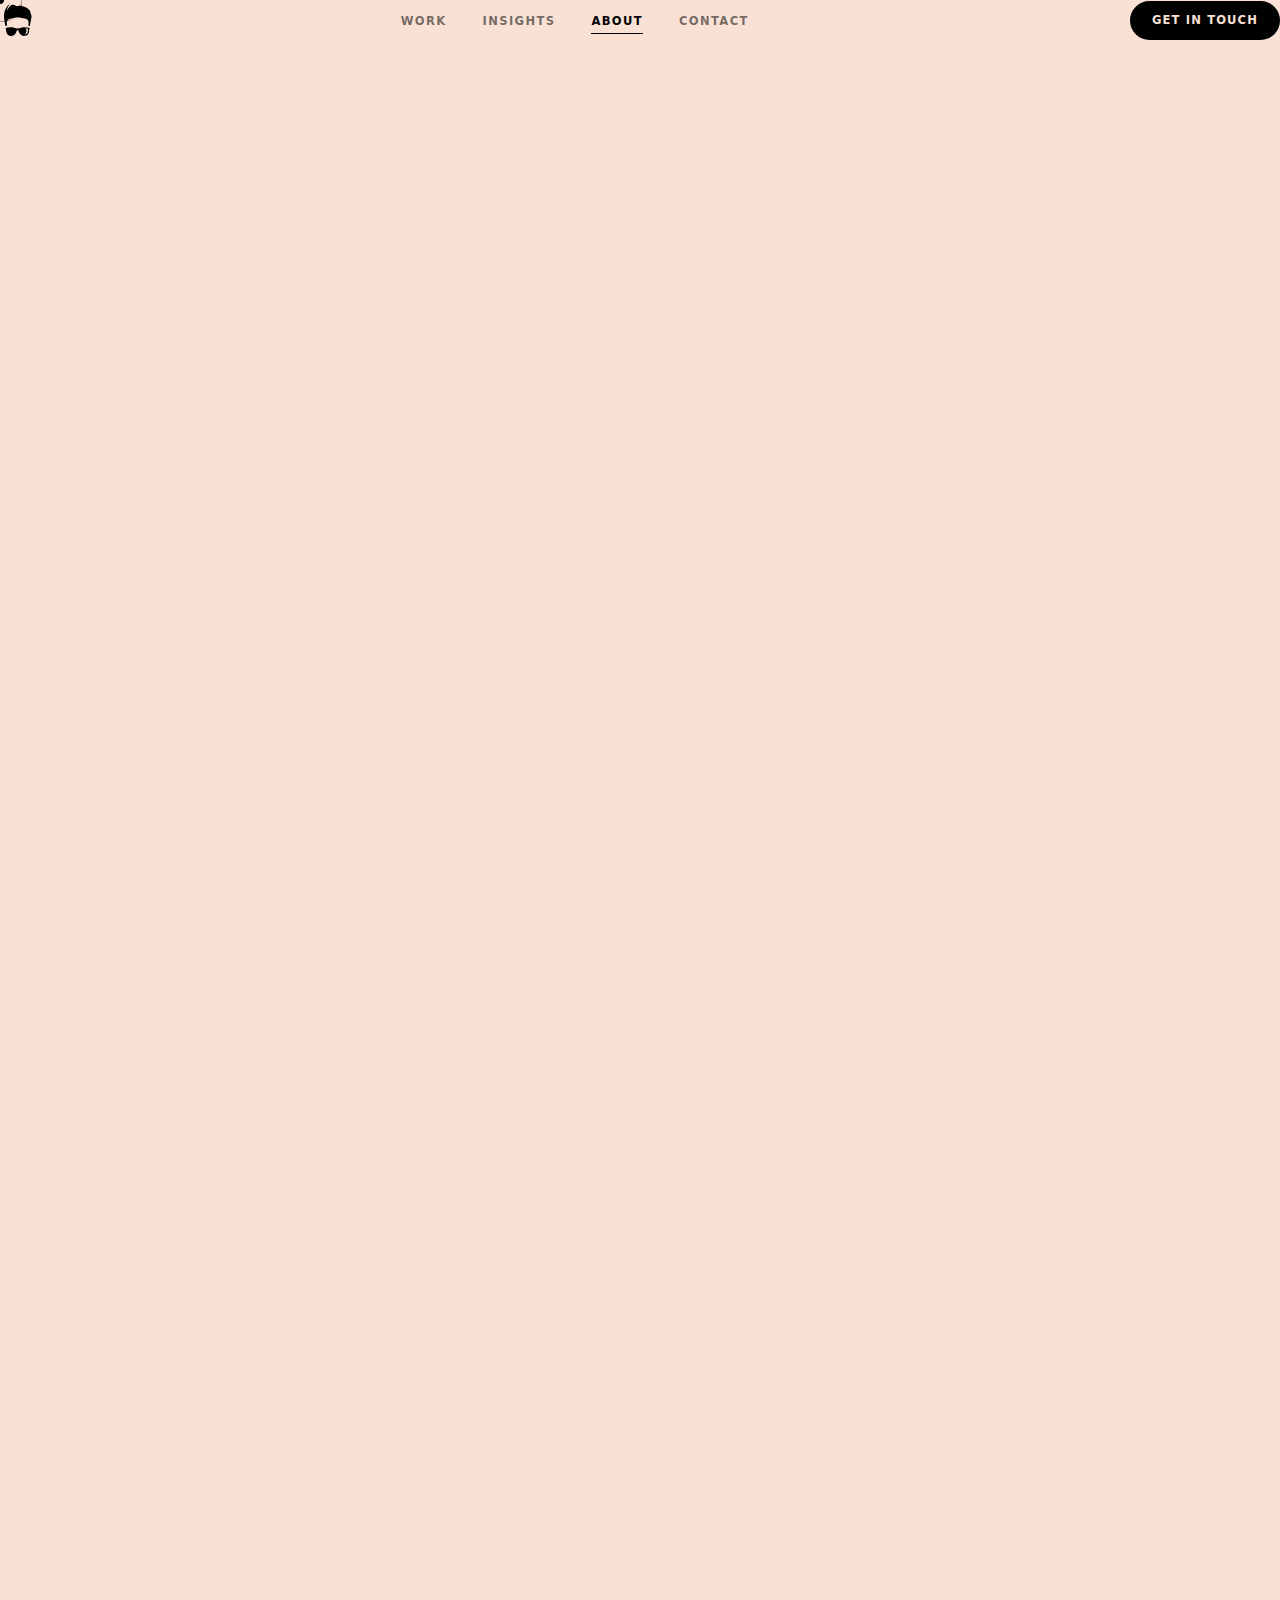
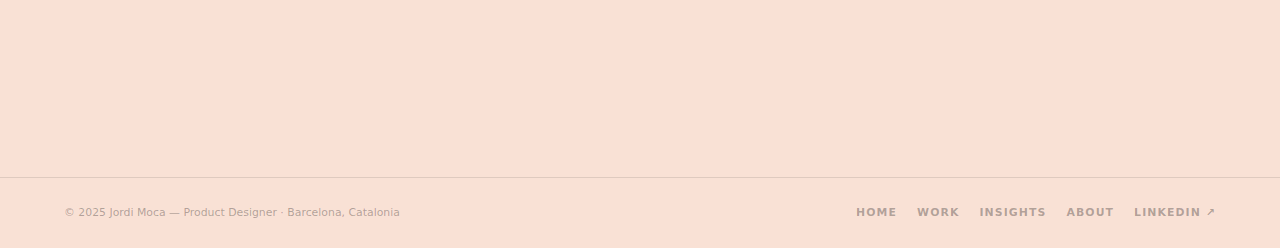
<file: about.html>
<!DOCTYPE html>
<html lang="en">
<head>
<meta charset="UTF-8"/>
<meta name="viewport" content="width=device-width, initial-scale=1.0"/>
<title>About — Jordi Moca | Senior Product Designer, Barcelona</title>
<meta name="description" content="Seven years designing complex digital interfaces for healthcare, fintech and SaaS. Background in cognitive psychology. Based in Barcelona."/>
<meta name="author" content="Jordi Moca"/>
<meta name="robots" content="index, follow"/>
<link rel="canonical" href="https://jordimoca.com/about.html"/>
<meta property="og:type" content="website"/>
<meta property="og:url" content="https://jordimoca.com/about.html"/>
<meta property="og:title" content="About — Jordi Moca | Senior Product Designer, Barcelona"/>
<meta property="og:description" content="Seven years designing complex digital interfaces for healthcare, fintech and SaaS. Background in cognitive psychology. Based in Barcelona."/>
<meta property="og:image" content="https://jordimoca.com/images/og-image.jpg"/>
<meta property="og:locale" content="en_GB"/>
<meta property="og:site_name" content="Jordi Moca"/>
<meta name="twitter:card" content="summary_large_image"/>
<meta name="twitter:title" content="About — Jordi Moca | Senior Product Designer, Barcelona"/>
<meta name="twitter:description" content="Seven years designing complex digital interfaces for healthcare, fintech and SaaS. Background in cognitive psychology. Based in Barcelona."/>
<meta name="twitter:image" content="https://jordimoca.com/images/og-image.jpg"/>
<link rel="icon" type="image/svg+xml" href="favicon.svg"/>
<link rel="preconnect" href="https://fonts.googleapis.com"/>
<link rel="preconnect" href="https://fonts.gstatic.com" crossorigin/>
<link rel="stylesheet" href="https://fonts.googleapis.com/css2?family=Inter:wght@300;400;500;600;700;800&family=Playfair+Display:ital,wght@1,900&display=swap"/>
<link rel="stylesheet" href="css/styles.css"/>
<script>(function(){var t=localStorage.getItem('jm-theme')||(window.matchMedia('(prefers-color-scheme:dark)').matches?'dark':'light');document.documentElement.setAttribute('data-theme',t);})();</script>
</head>
<body>
<a class="skip-link" href="#main">Skip to main content</a>
<div class="scroll-bar" id="scroll-bar" aria-hidden="true"></div>
<div class="cur-dot" id="cur-dot" aria-hidden="true"></div>
<div class="cur-ring" id="cur-ring" aria-hidden="true"></div><header role="banner">
<nav class="nav" id="site-nav" aria-label="Primary navigation">
<div class="nav-inner">
<a class="nav-logo" href="index.html" aria-label="Jordi Moca — home"><svg xmlns="http://www.w3.org/2000/svg" viewBox="0 0 875 1017" fill="currentColor" aria-hidden="true" focusable="false"><path d="M176.06 0C176.39 0.99 176.72 1.98 177.06 3C175.83 4.99609 175.83 4.99609 173.873 7.4375C160.4 25.2601 149.793 45.8858 140.058 65.9561C139.049 68.0229 138.018 70.0777 136.986 72.1328C116.589 113.303 96.0603 166.563 96.0603 213C96.4659 212.09 96.4659 212.09 96.8797 211.162C110.105 181.61 125.106 153.314 144.06 127C144.618 126.226 145.175 125.453 145.749 124.656C152.582 115.208 159.504 105.885 167.06 97C167.511 96.466 167.961 95.932 168.426 95.3818C175.438 87.0725 182.57 78.8846 190.06 71C190.713 70.3083 191.365 69.6165 192.037 68.9038C201.878 58.5367 211.685 49.247 224.06 42C224.696 41.627 225.332 41.254 225.987 40.8696C254.108 24.7974 287.99 21.6789 319.06 30C320.161 30.2887 321.262 30.5775 322.396 30.875C334.069 34.38 344.846 40.4606 355.06 47C383.127 64.9435 415.647 73.5294 448.74 66.4248C459.203 63.8631 469.25 60.2506 479.299 56.4089C486.441 53.7342 493.503 52.1259 501.06 51C501.925 50.8698 502.79 50.7396 503.681 50.6055C506.146 50.302 508.58 50.1223 511.06 50C512.119 49.9471 513.177 49.8943 514.267 49.8398C540.4 49.1887 562.737 56.9081 585.31 69.3359C594.376 74.3001 603.045 78.2337 613.06 81C614.117 81.2952 615.174 81.5904 616.263 81.8945C623.736 83.7266 631.091 84.3812 638.748 84.9375C674.138 87.5573 699.977 102.159 727.452 123.739C729.136 125.059 730.826 126.37 732.517 127.68C738.926 132.659 745.216 137.748 751.383 143.024C754.665 145.831 757.995 148.558 761.373 151.25C766.839 155.694 771.948 160.483 777.052 165.333C780.63 168.734 784.248 172.076 787.931 175.363C816.236 200.757 837.809 228.732 841.06 268C841.135 270.088 841.192 272.177 841.236 274.266C841.26 275.404 841.284 276.542 841.308 277.715C841.351 280.056 841.382 282.397 841.402 284.738C841.715 297.662 845.384 306.906 852.873 317.312C874.108 348.061 878.554 381.607 872.06 417.927C871.74 419.79 871.422 421.654 871.105 423.517C870.275 428.38 869.424 433.24 868.569 438.099C867.747 442.788 866.947 447.48 866.145 452.173C864.323 462.809 862.47 473.44 860.612 484.071C859.68 489.41 858.75 494.75 857.82 500.089C856.257 509.056 854.693 518.023 853.128 526.989C851.545 536.054 849.964 545.12 848.384 554.186C848.19 555.3 847.995 556.414 847.795 557.562C847.016 562.034 846.236 566.507 845.457 570.98C843.377 582.915 841.295 594.849 839.209 606.783C838.488 610.906 837.767 615.03 837.046 619.153C836.785 620.645 836.785 620.645 836.519 622.167C834.386 634.369 832.268 646.574 830.172 658.783C829.356 663.533 828.534 668.282 827.713 673.031C827.1 676.593 826.495 680.157 825.891 683.721C825.535 685.781 825.178 687.84 824.821 689.9C824.669 690.814 824.517 691.728 824.36 692.67C823.288 698.772 823.288 698.772 821.06 701C815.473 699.329 809.886 697.656 804.3 695.983C802.401 695.414 800.502 694.846 798.603 694.278C795.867 693.46 793.132 692.64 790.396 691.82C789.552 691.568 788.708 691.316 787.839 691.056C783.555 689.771 779.295 688.443 775.06 687C775.644 675.11 776.821 663.331 778.159 651.505C778.735 646.398 779.292 641.289 779.849 636.18C780.011 634.696 780.011 634.696 780.176 633.182C784.609 592.407 786.433 551.857 760.127 517.52C756.585 513.201 752.891 509.062 749.06 505C748.448 504.323 747.836 503.646 747.205 502.949C732.306 487.098 712.248 478.841 692.06 472C690.882 471.599 689.704 471.198 688.49 470.785C634.468 452.495 578.939 440.069 522.248 433.688C520.948 433.54 519.649 433.393 518.31 433.241C513.897 432.776 509.482 432.372 505.06 432C503.547 431.871 503.547 431.871 502.003 431.739C481.07 430.008 460.226 429.635 439.231 429.682C436.644 429.688 434.058 429.69 431.471 429.693C407.326 429.729 383.308 429.998 359.292 432.747C356.933 433.014 354.572 433.268 352.211 433.52C293.553 439.836 236.318 452.897 180.435 471.75C179.666 472.006 178.897 472.262 178.104 472.526C144.73 483.703 117.512 502.839 101.189 534.59C88.3085 560.529 87.1427 586.678 89.6853 615.062C89.8669 617.194 90.0483 619.326 90.2293 621.458C91.6425 637.745 93.4457 653.981 95.4846 670.201C95.5898 671.039 95.6949 671.877 95.8032 672.74C95.9994 674.292 96.1982 675.843 96.4002 677.394C96.8146 680.642 97.0603 683.717 97.0603 687C79.4318 692.468 61.7672 697.792 44.0603 703C40.1628 684.504 36.9975 665.877 33.7615 647.257C33.2782 644.476 32.7942 641.696 32.31 638.916C30.6092 629.148 28.9113 619.379 27.2158 609.61C25.655 600.617 24.0871 591.626 22.5159 582.635C21.152 574.828 19.7936 567.019 18.4391 559.211C17.6369 554.586 16.8326 549.962 16.0226 545.34C12.8026 526.952 9.73718 508.563 7.23781 490.062C7.1372 489.321 7.0366 488.58 6.93294 487.816C3.0627 459.09 1.08272 430.262 0.557636 401.289C0.497915 398.005 0.432845 394.721 0.366963 391.438C0.246768 385.292 0.14516 379.146 0.060322 373C0.0489823 372.196 0.0376426 371.392 0.0259592 370.563C-0.191234 352.942 0.9625 335.539 3.18532 318.062C3.29225 317.212 3.39919 316.362 3.50936 315.486C14.3577 230.134 46.0089 148.14 99.0603 80C99.9043 78.8999 100.748 77.7996 101.592 76.6992C108.421 67.8448 115.629 59.3535 123.06 51C123.525 50.4765 123.989 49.953 124.467 49.4136C131.318 41.7279 138.544 34.4174 145.81 27.125C147.142 25.7867 147.142 25.7867 148.5 24.4214C153.525 19.4083 158.636 14.5792 164.06 10C164.636 9.51306 165.212 9.02611 165.805 8.52441C167.385 7.1973 168.971 5.87812 170.56 4.5625C171.097 4.11713 171.633 3.67176 172.185 3.21289C173.476 2.14099 174.768 1.07035 176.06 0Z"/><path d="M218.36 736.815C221.227 736.813 224.094 736.794 226.961 736.775C243.904 736.723 261.122 737.322 277.685 741.188C279.1 741.508 279.1 741.508 280.544 741.835C293.615 744.923 306.001 749.626 318.31 754.938C389.863 785.71 471.977 785.103 544.246 757.123C548.489 755.43 552.682 753.629 556.873 751.812C585.181 739.543 614.621 736.569 645.185 736.688C646.172 736.689 647.16 736.691 648.177 736.693C695.617 736.839 741.901 743.889 787.435 757.188C788.158 757.398 788.881 757.608 789.626 757.824C797.343 760.082 804.803 762.5 812.06 766C811.463 774.138 810.306 782.094 808.899 790.128C808.572 792.025 808.572 792.025 808.238 793.961C807.645 797.4 807.046 800.838 806.446 804.276C805.943 807.163 805.442 810.05 804.941 812.937C803.758 819.76 802.569 826.581 801.378 833.402C800.156 840.399 798.943 847.397 797.733 854.395C796.688 860.439 795.638 866.482 794.584 872.524C793.957 876.117 793.332 879.71 792.712 883.304C786.027 922.041 774.751 958.087 741.373 982.125C728.72 990.934 715.449 998.439 701.06 1004C700.385 1004.26 699.709 1004.53 699.013 1004.8C659.859 1019.68 610.644 1021.59 571.701 1004.78C553.969 996.334 539.203 984.454 525.06 971C524.305 970.309 523.55 969.618 522.771 968.906C511.636 958.378 502.599 945.278 495.06 932C494.43 930.913 493.8 929.827 493.15 928.707C481.982 908.963 474.917 887.33 468.043 865.815C467.7 864.763 467.358 863.71 467.006 862.625C466.546 861.198 466.546 861.198 466.076 859.742C461.886 848.434 453.745 839.509 443.06 834C437.982 831.823 433.323 831 427.931 832.652C415.553 837.668 406.627 846.87 401.296 858.927C399.258 863.995 397.762 869.194 396.248 874.438C385.735 909.498 370.19 941.15 345.06 968C344.189 968.937 343.317 969.874 342.42 970.84C314.573 1000.1 279.148 1014.88 239.06 1016C238.317 1016.02 237.573 1016.04 236.807 1016.07C209.009 1016.76 182.436 1011.53 157.06 1000C156.346 999.678 155.631 999.355 154.894 999.023C124.294 985.018 97.5934 961.656 85.3606 929.716C80.0448 914.965 77.3526 899.876 74.7933 884.456C74.1824 880.798 73.5528 877.143 72.9246 873.488C72.1299 868.858 71.3369 864.228 70.5518 859.597C68.5529 847.81 66.4883 836.036 64.3963 824.266C64.0922 822.552 63.7883 820.839 63.4844 819.126C62.3014 812.458 61.1182 805.79 59.9306 799.123C59.2384 795.235 58.5505 791.346 57.8658 787.457C57.6129 786.026 57.3586 784.594 57.1026 783.163C56.7522 781.203 56.4076 779.242 56.0632 777.281C55.8685 776.183 55.6737 775.085 55.4731 773.953C55.0955 771.252 54.9793 768.722 55.0603 766C94.5345 749.49 139.495 741.002 182.06 738C183.237 737.914 184.413 737.828 185.625 737.739C196.536 736.99 207.425 736.814 218.36 736.815ZM689.06 779C687.706 781.986 687.706 781.986 689.177 784.793C689.758 785.913 690.338 787.033 690.935 788.188C691.249 788.799 691.563 789.41 691.886 790.041C694.359 794.808 697.017 799.465 699.685 804.125C714.122 829.458 716.715 856.991 709.06 885C707.951 888.571 706.734 892.099 705.49 895.625C705.143 896.614 704.797 897.603 704.44 898.621C700.456 909.873 696.084 920.968 691.685 932.062C690.474 935.127 689.265 938.192 688.057 941.257C687.315 943.138 686.572 945.018 685.826 946.897C682.008 956.146 682.008 956.146 681.06 966C688.301 968.131 695.466 964.389 701.882 961.053C727.86 946.403 742.69 922.633 750.658 894.496C756.76 871.829 761.17 847.949 761.31 824.438C761.331 823.569 761.352 822.701 761.373 821.807C761.432 811.819 758.867 802.515 752.06 795C737.4 783.12 712.101 778.68 693.56 778.938C692.704 778.947 691.848 778.956 690.967 778.965C690.337 778.976 689.708 778.988 689.06 779Z"/></svg></a>
<ul class="nav-links" role="list"><li><a href="work/index.html">Work</a></li>
<li><a href="insights/index.html">Insights</a></li>
<li><a href="about.html" aria-current="page">About</a></li>
<li><a href="#contact">Contact</a></li>
</ul>
<div class="nav-right">
<button class="theme-btn" id="theme-toggle" aria-label="Toggle light/dark mode" aria-pressed="false"></button>
<a href="mailto:jordimoca@gmail.com" class="nav-cta" data-magnetic>Get in touch</a>
<button class="hamburger" id="hamburger" aria-label="Open menu" aria-expanded="false" aria-controls="mob-menu"><span></span><span></span><span></span></button>
</div>
</div>
</nav>
</header>
<div class="mob-menu" id="mob-menu" role="dialog" aria-label="Site navigation" aria-modal="true">
<nav aria-label="Mobile navigation"><a href="work/index.html">Work</a>
<a href="insights/index.html">Insights</a>
<a href="about.html">About</a>
<a href="#contact">Contact</a>
<a href="mailto:jordimoca@gmail.com">Email me</a>
</nav>
</div>
<main id="main">
<div class="container">

<!-- Page header -->
<div style="padding-top:calc(var(--nav-h) + var(--s15)); padding-bottom:var(--s12); border-bottom:1px solid var(--bd);">
<a class="page-back reveal" href="index.html">&#8592; Home</a>
<h1 class="page-title reveal reveal-d1">About</h1>
<p class="page-subtitle reveal reveal-d2">Senior Product Designer. Systems thinker. Based in Barcelona.</p>
</div>

<!-- Intro grid -->
<div class="about-intro-grid">
<div>
<p class="eyebrow reveal">Background</p>
<h2 class="about-intro-heading reveal reveal-d1">I started by studying how people think. I ended up designing the tools they use to work.</h2>
<p class="about-intro-body reveal reveal-d2">My path into product design came through cognitive psychology. I was fascinated by how people form mental models, how attention is structured, and how decision-making breaks down under cognitive load. When I discovered interaction design, it felt like applied cognitive science with immediate, measurable consequences.</p>
<p class="about-intro-body reveal reveal-d3">Over seven years I've specialised in what most designers avoid: interfaces that are genuinely complex. Hospital prescription systems. Risk assessment engines. Multi-entity financial dashboards. Products where the user is an expert, the stakes are high, and simplification means something very different from "make it look cleaner".</p>
<p class="about-intro-body reveal reveal-d3">Currently I'm based in Barcelona, designing medical software for clinical environments. The constraints are extreme — fixed three-column layouts, keyboard-only navigation, zero tolerance for input errors. I find them clarifying.</p>
</div>
<aside class="reveal reveal-d2">
<div class="skills-grid">
<div class="skill-cell">
<p class="skill-cell-label">Design</p>
<div class="skill-cell-items">
<span class="tag">UX Strategy</span><span class="tag">Interaction Design</span><span class="tag">Design Systems</span><span class="tag">Information Architecture</span><span class="tag">Usability Research</span><span class="tag">Prototyping</span>
</div>
</div>
<div class="skill-cell">
<p class="skill-cell-label">Tools</p>
<div class="skill-cell-items">
<span class="tag">Figma</span><span class="tag">FigJam</span><span class="tag">HTML</span><span class="tag">CSS</span><span class="tag">React (basics)</span><span class="tag">Maze</span>
</div>
</div>
<div class="skill-cell">
<p class="skill-cell-label">Domains</p>
<div class="skill-cell-items">
<span class="tag">Healthcare UX</span><span class="tag">Fintech</span><span class="tag">SaaS</span><span class="tag">Media</span><span class="tag">Complex Interfaces</span>
</div>
</div>
<div class="skill-cell">
<p class="skill-cell-label">Methods</p>
<div class="skill-cell-items">
<span class="tag">User Interviews</span><span class="tag">Journey Mapping</span><span class="tag">Task Analysis</span><span class="tag">A/B Testing</span><span class="tag">Heuristic Review</span>
</div>
</div>
</div>
</aside>
</div>

<!-- Timeline -->
<div class="timeline">
<h2 class="timeline-heading reveal">Experience</h2>
<ul class="timeline-list" aria-label="Career history">
<li class="timeline-item reveal">
<span class="timeline-years">2022 — present</span>
<div>
<p class="timeline-role">Senior Product Designer</p>
<p class="timeline-company">Medical Software Company — Barcelona</p>
<p class="timeline-desc">Leading UX for a hospital management platform serving 40+ hospital groups across Spain. Designing prescription workflows, patient dashboards and clinical decision support tools under strict accessibility and compliance requirements. Working directly with clinical staff, pharmacists and hospital IT teams.</p>
</div>
</li>
<li class="timeline-item reveal reveal-d1">
<span class="timeline-years">2020 — 2022</span>
<div>
<p class="timeline-role">Product Designer</p>
<p class="timeline-company">Fintech Scale-up — Remote / Barcelona</p>
<p class="timeline-desc">Owned UX across the core product — payment flows, onboarding, merchant dashboard and risk tooling. Led the checkout redesign that reduced abandonment by 70%. Worked closely with engineering and data teams to ship iteratively.</p>
</div>
</li>
<li class="timeline-item reveal reveal-d2">
<span class="timeline-years">2018 — 2020</span>
<div>
<p class="timeline-role">UX Designer</p>
<p class="timeline-company">Digital Agency — Barcelona</p>
<p class="timeline-desc">Designed across a wide range of client products — media platforms, e-commerce, internal enterprise tools. Led the streaming platform redesign for a major SVOD client, reducing interactions to play from 7 to 3.</p>
</div>
</li>
<li class="timeline-item reveal reveal-d3">
<span class="timeline-years">2016 — 2018</span>
<div>
<p class="timeline-role">Junior UX Designer</p>
<p class="timeline-company">Product Studio — Barcelona</p>
<p class="timeline-desc">First industry role. Worked on mobile apps, web platforms and design system foundations. Developed research and prototyping skills under senior mentorship.</p>
</div>
</li>
</ul>
</div>

<!-- Philosophy -->
<div class="about-philosophy">
<h2 class="about-philosophy-heading reveal">Design philosophy</h2>
<ul class="philosophy-list" aria-label="Design principles">
<li class="philosophy-item reveal">
<span class="philosophy-num">01</span>
<div><p class="philosophy-title">Clarity over cleverness</p><p class="philosophy-text">The best interface decision is usually the most obvious one. Cleverness costs the user cognitive energy they need for their actual work. Clarity is the highest form of craft.</p></div>
</li>
<li class="philosophy-item reveal reveal-d1">
<span class="philosophy-num">02</span>
<div><p class="philosophy-title">Systems over screens</p><p class="philosophy-text">A single screen solves nothing in isolation. Every design decision is a systems decision — about information hierarchy, state, errors, edge cases and the invisible flows between them.</p></div>
</li>
<li class="philosophy-item reveal reveal-d2">
<span class="philosophy-num">03</span>
<div><p class="philosophy-title">Constraints are a gift</p><p class="philosophy-text">The most constrained problems produce the most inventive solutions. Technical limitations, accessibility requirements, regulated domains — these force real thinking rather than aesthetic preference.</p></div>
</li>
<li class="philosophy-item reveal reveal-d3">
<span class="philosophy-num">04</span>
<div><p class="philosophy-title">Details reveal character</p><p class="philosophy-text">The quality of a product is visible in how it handles error states, loading, edge cases and the transitions between them. This is where respect for the user shows.</p></div>
</li>
<li class="philosophy-item reveal reveal-d4">
<span class="philosophy-num">05</span>
<div><p class="philosophy-title">Research never stops</p><p class="philosophy-text">Assumptions are the enemy. Every design phase — discovery, definition, delivery — requires contact with real users in real contexts. Even after launch, the work is not done.</p></div>
</li>
</ul>
</div>

<!-- Contact strip -->
<section class="section-contact" id="contact" aria-labelledby="contact-about-heading" style="border-top:1px solid var(--bd);">
<p class="eyebrow reveal">Get in touch</p>
<h2 class="contact-display reveal reveal-d1" id="contact-about-heading">Let&rsquo;s talk</h2>
<a href="mailto:jordimoca@gmail.com" class="contact-email reveal reveal-d2">jordimoca@gmail.com</a>
<div class="contact-links reveal reveal-d3">
<a href="https://www.linkedin.com/in/jordimoca/" target="_blank" rel="noopener noreferrer" class="contact-link">LinkedIn &#8599;</a>
<a href="mailto:jordimoca@gmail.com" class="contact-link">Send email</a>
</div>
</section>

</div>
</main>
<footer class="site-footer" role="contentinfo">
<div class="footer-inner">
<p class="footer-copy">&copy; 2025 Jordi Moca &mdash; Product Designer &middot; Barcelona, Catalonia</p>
<nav class="footer-links" aria-label="Footer navigation">
<a href="index.html">Home</a>
<a href="work/index.html">Work</a>
<a href="insights/index.html">Insights</a>
<a href="about.html">About</a>
<a href="https://www.linkedin.com/in/jordimoca/" target="_blank" rel="noopener noreferrer">LinkedIn &#8599;</a>
</nav>
</div>
</footer><script src="js/script.js"></script>
</body>
</html>
</file>
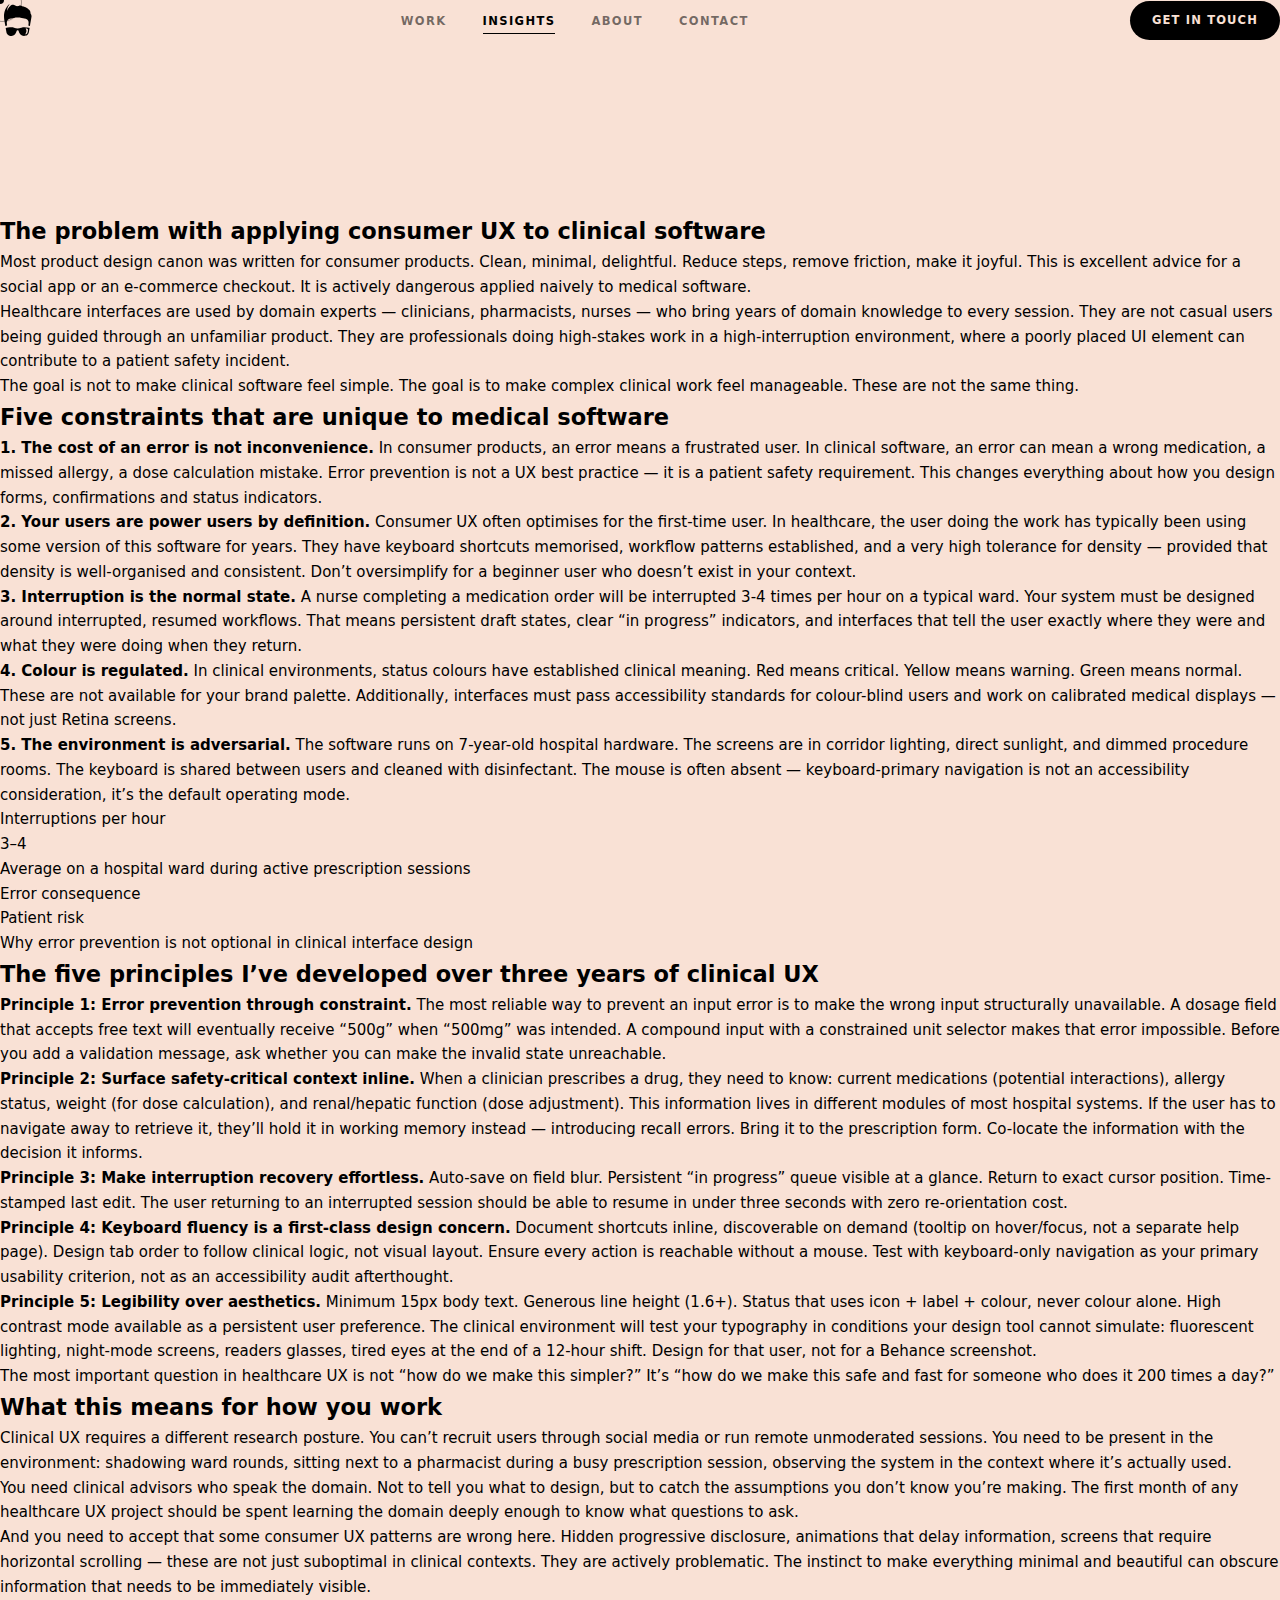
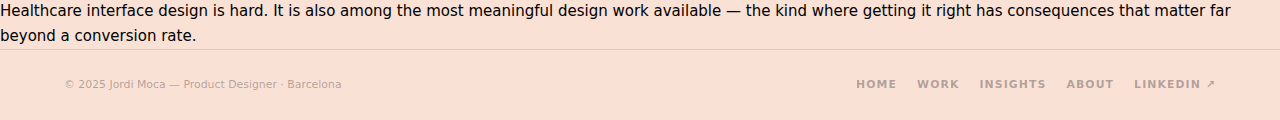
<file: insights/designing-healthcare-interfaces.html>
<!DOCTYPE html>
<html lang="en">
<head>
<meta charset="UTF-8"/><meta name="viewport" content="width=device-width, initial-scale=1.0"/>
<title>Designing Complex Healthcare Interfaces — Jordi Moca</title>
<meta name="description" content="Why medical software has uniquely hard UX constraints and the five principles that help navigate them. Lessons from prescription workflow design."/>
<meta name="author" content="Jordi Moca"/>
<meta name="robots" content="index, follow"/>
<link rel="canonical" href="https://jordimoca.com/insights/designing-healthcare-interfaces.html"/>
<meta property="og:type" content="article"/>
<meta property="og:url" content="https://jordimoca.com/insights/designing-healthcare-interfaces.html"/>
<meta property="og:title" content="Designing Complex Healthcare Interfaces — Jordi Moca"/>
<meta property="og:description" content="Why medical software has uniquely hard UX constraints and the five principles that help navigate them. Lessons from prescription workflow design."/>
<meta property="og:image" content="https://jordimoca.com/images/og-image.jpg"/>
<meta property="og:locale" content="en_GB"/>
<meta property="og:site_name" content="Jordi Moca"/>
<meta name="twitter:card" content="summary_large_image"/>
<meta name="twitter:title" content="Designing Complex Healthcare Interfaces — Jordi Moca"/>
<meta name="twitter:description" content="Why medical software has uniquely hard UX constraints and the five principles that help navigate them. Lessons from prescription workflow design."/>
<meta name="twitter:image" content="https://jordimoca.com/images/og-image.jpg"/>
<link rel="icon" type="image/svg+xml" href="../favicon.svg"/>
<link rel="preconnect" href="https://fonts.googleapis.com"/>
<link rel="preconnect" href="https://fonts.gstatic.com" crossorigin/>
<link rel="stylesheet" href="https://fonts.googleapis.com/css2?family=Inter:wght@300;400;500;600;700;800&family=Playfair+Display:ital,wght@1,900&display=swap"/>
<link rel="stylesheet" href="../css/styles.css"/>
<script type="application/ld+json">{"@context":"https://schema.org","@type":"Article","headline":"Designing Complex Healthcare Interfaces","description":"Why medical software has uniquely hard UX constraints and the five principles that help navigate them.","url":"https://jordimoca.com/insights/designing-healthcare-interfaces.html","author":{"@type":"Person","name":"Jordi Moca"},"publisher":{"@type":"Person","name":"Jordi Moca"},"datePublished":"2024-09-12","keywords":["Healthcare UX","Medical Software","UX Design","Complex Interfaces"]}</script>
<script>(function(){var t=localStorage.getItem('jm-theme')||(window.matchMedia('(prefers-color-scheme:dark)').matches?'dark':'light');document.documentElement.setAttribute('data-theme',t);})();</script>
</head>
<body>
<a class="skip-link" href="#main">Skip to main content</a>
<div class="scroll-bar" id="scroll-bar" aria-hidden="true"></div>
<div class="article-progress" id="article-progress" aria-hidden="true"></div>
<div class="cur-dot" id="cur-dot" aria-hidden="true"></div>
<div class="cur-ring" id="cur-ring" aria-hidden="true"></div><header role="banner"><nav class="nav" id="site-nav" aria-label="Primary navigation"><div class="nav-inner"><a class="nav-logo" href="../index.html"><svg xmlns="http://www.w3.org/2000/svg" viewBox="0 0 875 1017" fill="currentColor" aria-hidden="true" focusable="false"><path d="M176.06 0C176.39 0.99 176.72 1.98 177.06 3C175.83 4.99609 175.83 4.99609 173.873 7.4375C160.4 25.2601 149.793 45.8858 140.058 65.9561C139.049 68.0229 138.018 70.0777 136.986 72.1328C116.589 113.303 96.0603 166.563 96.0603 213C96.4659 212.09 96.4659 212.09 96.8797 211.162C110.105 181.61 125.106 153.314 144.06 127C144.618 126.226 145.175 125.453 145.749 124.656C152.582 115.208 159.504 105.885 167.06 97C167.511 96.466 167.961 95.932 168.426 95.3818C175.438 87.0725 182.57 78.8846 190.06 71C190.713 70.3083 191.365 69.6165 192.037 68.9038C201.878 58.5367 211.685 49.247 224.06 42C224.696 41.627 225.332 41.254 225.987 40.8696C254.108 24.7974 287.99 21.6789 319.06 30C320.161 30.2887 321.262 30.5775 322.396 30.875C334.069 34.38 344.846 40.4606 355.06 47C383.127 64.9435 415.647 73.5294 448.74 66.4248C459.203 63.8631 469.25 60.2506 479.299 56.4089C486.441 53.7342 493.503 52.1259 501.06 51C501.925 50.8698 502.79 50.7396 503.681 50.6055C506.146 50.302 508.58 50.1223 511.06 50C512.119 49.9471 513.177 49.8943 514.267 49.8398C540.4 49.1887 562.737 56.9081 585.31 69.3359C594.376 74.3001 603.045 78.2337 613.06 81C614.117 81.2952 615.174 81.5904 616.263 81.8945C623.736 83.7266 631.091 84.3812 638.748 84.9375C674.138 87.5573 699.977 102.159 727.452 123.739C729.136 125.059 730.826 126.37 732.517 127.68C738.926 132.659 745.216 137.748 751.383 143.024C754.665 145.831 757.995 148.558 761.373 151.25C766.839 155.694 771.948 160.483 777.052 165.333C780.63 168.734 784.248 172.076 787.931 175.363C816.236 200.757 837.809 228.732 841.06 268C841.135 270.088 841.192 272.177 841.236 274.266C841.26 275.404 841.284 276.542 841.308 277.715C841.351 280.056 841.382 282.397 841.402 284.738C841.715 297.662 845.384 306.906 852.873 317.312C874.108 348.061 878.554 381.607 872.06 417.927C871.74 419.79 871.422 421.654 871.105 423.517C870.275 428.38 869.424 433.24 868.569 438.099C867.747 442.788 866.947 447.48 866.145 452.173C864.323 462.809 862.47 473.44 860.612 484.071C859.68 489.41 858.75 494.75 857.82 500.089C856.257 509.056 854.693 518.023 853.128 526.989C851.545 536.054 849.964 545.12 848.384 554.186C848.19 555.3 847.995 556.414 847.795 557.562C847.016 562.034 846.236 566.507 845.457 570.98C843.377 582.915 841.295 594.849 839.209 606.783C838.488 610.906 837.767 615.03 837.046 619.153C836.785 620.645 836.785 620.645 836.519 622.167C834.386 634.369 832.268 646.574 830.172 658.783C829.356 663.533 828.534 668.282 827.713 673.031C827.1 676.593 826.495 680.157 825.891 683.721C825.535 685.781 825.178 687.84 824.821 689.9C824.669 690.814 824.517 691.728 824.36 692.67C823.288 698.772 823.288 698.772 821.06 701C815.473 699.329 809.886 697.656 804.3 695.983C802.401 695.414 800.502 694.846 798.603 694.278C795.867 693.46 793.132 692.64 790.396 691.82C789.552 691.568 788.708 691.316 787.839 691.056C783.555 689.771 779.295 688.443 775.06 687C775.644 675.11 776.821 663.331 778.159 651.505C778.735 646.398 779.292 641.289 779.849 636.18C780.011 634.696 780.011 634.696 780.176 633.182C784.609 592.407 786.433 551.857 760.127 517.52C756.585 513.201 752.891 509.062 749.06 505C748.448 504.323 747.836 503.646 747.205 502.949C732.306 487.098 712.248 478.841 692.06 472C690.882 471.599 689.704 471.198 688.49 470.785C634.468 452.495 578.939 440.069 522.248 433.688C520.948 433.54 519.649 433.393 518.31 433.241C513.897 432.776 509.482 432.372 505.06 432C503.547 431.871 503.547 431.871 502.003 431.739C481.07 430.008 460.226 429.635 439.231 429.682C436.644 429.688 434.058 429.69 431.471 429.693C407.326 429.729 383.308 429.998 359.292 432.747C356.933 433.014 354.572 433.268 352.211 433.52C293.553 439.836 236.318 452.897 180.435 471.75C179.666 472.006 178.897 472.262 178.104 472.526C144.73 483.703 117.512 502.839 101.189 534.59C88.3085 560.529 87.1427 586.678 89.6853 615.062C89.8669 617.194 90.0483 619.326 90.2293 621.458C91.6425 637.745 93.4457 653.981 95.4846 670.201C95.5898 671.039 95.6949 671.877 95.8032 672.74C95.9994 674.292 96.1982 675.843 96.4002 677.394C96.8146 680.642 97.0603 683.717 97.0603 687C79.4318 692.468 61.7672 697.792 44.0603 703C40.1628 684.504 36.9975 665.877 33.7615 647.257C33.2782 644.476 32.7942 641.696 32.31 638.916C30.6092 629.148 28.9113 619.379 27.2158 609.61C25.655 600.617 24.0871 591.626 22.5159 582.635C21.152 574.828 19.7936 567.019 18.4391 559.211C17.6369 554.586 16.8326 549.962 16.0226 545.34C12.8026 526.952 9.73718 508.563 7.23781 490.062C7.1372 489.321 7.0366 488.58 6.93294 487.816C3.0627 459.09 1.08272 430.262 0.557636 401.289C0.497915 398.005 0.432845 394.721 0.366963 391.438C0.246768 385.292 0.14516 379.146 0.060322 373C0.0489823 372.196 0.0376426 371.392 0.0259592 370.563C-0.191234 352.942 0.9625 335.539 3.18532 318.062C3.29225 317.212 3.39919 316.362 3.50936 315.486C14.3577 230.134 46.0089 148.14 99.0603 80C99.9043 78.8999 100.748 77.7996 101.592 76.6992C108.421 67.8448 115.629 59.3535 123.06 51C123.525 50.4765 123.989 49.953 124.467 49.4136C131.318 41.7279 138.544 34.4174 145.81 27.125C147.142 25.7867 147.142 25.7867 148.5 24.4214C153.525 19.4083 158.636 14.5792 164.06 10C164.636 9.51306 165.212 9.02611 165.805 8.52441C167.385 7.1973 168.971 5.87812 170.56 4.5625C171.097 4.11713 171.633 3.67176 172.185 3.21289C173.476 2.14099 174.768 1.07035 176.06 0Z"/><path d="M218.36 736.815C221.227 736.813 224.094 736.794 226.961 736.775C243.904 736.723 261.122 737.322 277.685 741.188C279.1 741.508 279.1 741.508 280.544 741.835C293.615 744.923 306.001 749.626 318.31 754.938C389.863 785.71 471.977 785.103 544.246 757.123C548.489 755.43 552.682 753.629 556.873 751.812C585.181 739.543 614.621 736.569 645.185 736.688C646.172 736.689 647.16 736.691 648.177 736.693C695.617 736.839 741.901 743.889 787.435 757.188C788.158 757.398 788.881 757.608 789.626 757.824C797.343 760.082 804.803 762.5 812.06 766C811.463 774.138 810.306 782.094 808.899 790.128C808.572 792.025 808.572 792.025 808.238 793.961C807.645 797.4 807.046 800.838 806.446 804.276C805.943 807.163 805.442 810.05 804.941 812.937C803.758 819.76 802.569 826.581 801.378 833.402C800.156 840.399 798.943 847.397 797.733 854.395C796.688 860.439 795.638 866.482 794.584 872.524C793.957 876.117 793.332 879.71 792.712 883.304C786.027 922.041 774.751 958.087 741.373 982.125C728.72 990.934 715.449 998.439 701.06 1004C700.385 1004.26 699.709 1004.53 699.013 1004.8C659.859 1019.68 610.644 1021.59 571.701 1004.78C553.969 996.334 539.203 984.454 525.06 971C524.305 970.309 523.55 969.618 522.771 968.906C511.636 958.378 502.599 945.278 495.06 932C494.43 930.913 493.8 929.827 493.15 928.707C481.982 908.963 474.917 887.33 468.043 865.815C467.7 864.763 467.358 863.71 467.006 862.625C466.546 861.198 466.546 861.198 466.076 859.742C461.886 848.434 453.745 839.509 443.06 834C437.982 831.823 433.323 831 427.931 832.652C415.553 837.668 406.627 846.87 401.296 858.927C399.258 863.995 397.762 869.194 396.248 874.438C385.735 909.498 370.19 941.15 345.06 968C344.189 968.937 343.317 969.874 342.42 970.84C314.573 1000.1 279.148 1014.88 239.06 1016C238.317 1016.02 237.573 1016.04 236.807 1016.07C209.009 1016.76 182.436 1011.53 157.06 1000C156.346 999.678 155.631 999.355 154.894 999.023C124.294 985.018 97.5934 961.656 85.3606 929.716C80.0448 914.965 77.3526 899.876 74.7933 884.456C74.1824 880.798 73.5528 877.143 72.9246 873.488C72.1299 868.858 71.3369 864.228 70.5518 859.597C68.5529 847.81 66.4883 836.036 64.3963 824.266C64.0922 822.552 63.7883 820.839 63.4844 819.126C62.3014 812.458 61.1182 805.79 59.9306 799.123C59.2384 795.235 58.5505 791.346 57.8658 787.457C57.6129 786.026 57.3586 784.594 57.1026 783.163C56.7522 781.203 56.4076 779.242 56.0632 777.281C55.8685 776.183 55.6737 775.085 55.4731 773.953C55.0955 771.252 54.9793 768.722 55.0603 766C94.5345 749.49 139.495 741.002 182.06 738C183.237 737.914 184.413 737.828 185.625 737.739C196.536 736.99 207.425 736.814 218.36 736.815ZM689.06 779C687.706 781.986 687.706 781.986 689.177 784.793C689.758 785.913 690.338 787.033 690.935 788.188C691.249 788.799 691.563 789.41 691.886 790.041C694.359 794.808 697.017 799.465 699.685 804.125C714.122 829.458 716.715 856.991 709.06 885C707.951 888.571 706.734 892.099 705.49 895.625C705.143 896.614 704.797 897.603 704.44 898.621C700.456 909.873 696.084 920.968 691.685 932.062C690.474 935.127 689.265 938.192 688.057 941.257C687.315 943.138 686.572 945.018 685.826 946.897C682.008 956.146 682.008 956.146 681.06 966C688.301 968.131 695.466 964.389 701.882 961.053C727.86 946.403 742.69 922.633 750.658 894.496C756.76 871.829 761.17 847.949 761.31 824.438C761.331 823.569 761.352 822.701 761.373 821.807C761.432 811.819 758.867 802.515 752.06 795C737.4 783.12 712.101 778.68 693.56 778.938C692.704 778.947 691.848 778.956 690.967 778.965C690.337 778.976 689.708 778.988 689.06 779Z"/></svg></a><ul class="nav-links" role="list"><li><a href="../work/index.html">Work</a></li><li><a href="../insights/index.html" aria-current="page">Insights</a></li><li><a href="../about.html">About</a></li><li><a href="../#contact">Contact</a></li></ul><div class="nav-right"><button class="theme-btn" id="theme-toggle" aria-label="Toggle light/dark mode" aria-pressed="false"></button><a href="mailto:jordimoca@gmail.com" class="nav-cta" data-magnetic>Get in touch</a><button class="hamburger" id="hamburger" aria-label="Open menu" aria-expanded="false" aria-controls="mob-menu"><span></span><span></span><span></span></button></div></div></nav></header><div class="mob-menu" id="mob-menu" role="dialog" aria-label="Site navigation" aria-modal="true"><nav><a href="../work/index.html">Work</a><a href="../insights/index.html">Insights</a><a href="../about.html">About</a><a href="../#contact">Contact</a><a href="mailto:jordimoca@gmail.com">Email me</a></nav></div>
<main id="main">
<div class="container" style="padding-top:calc(var(--nav-h) + var(--s15));padding-bottom:var(--s12);border-bottom:1px solid var(--bd)">
<a class="page-back reveal" href="../insights/index.html">&#8592; All writing</a>
<div style="display:flex;align-items:center;gap:var(--s2);margin-bottom:var(--s4)" class="reveal reveal-d1">
<span class="insight-cat" style="margin:0">Healthcare UX</span>
<span class="insight-time" style="margin:0">&middot;&nbsp; 8 min read</span>
</div>
<h1 class="page-title reveal reveal-d1">Designing Complex<br>Healthcare Interfaces</h1>
<p class="page-subtitle reveal reveal-d2">Why medical software has uniquely hard UX constraints &mdash; and the five principles that help navigate them.</p>
</div>
<div class="article-container">
<article class="article-body" aria-label="Article content">

<h2 class="article-h2">The problem with applying consumer UX to clinical software</h2>
<p class="article-p">Most product design canon was written for consumer products. Clean, minimal, delightful. Reduce steps, remove friction, make it joyful. This is excellent advice for a social app or an e-commerce checkout. It is actively dangerous applied naively to medical software.</p>
<p class="article-p">Healthcare interfaces are used by domain experts &mdash; clinicians, pharmacists, nurses &mdash; who bring years of domain knowledge to every session. They are not casual users being guided through an unfamiliar product. They are professionals doing high-stakes work in a high-interruption environment, where a poorly placed UI element can contribute to a patient safety incident.</p>
<div class="article-highlight"><p>The goal is not to make clinical software feel simple. The goal is to make complex clinical work feel manageable. These are not the same thing.</p></div>

<h2 class="article-h2">Five constraints that are unique to medical software</h2>
<p class="article-p"><strong>1. The cost of an error is not inconvenience.</strong> In consumer products, an error means a frustrated user. In clinical software, an error can mean a wrong medication, a missed allergy, a dose calculation mistake. Error prevention is not a UX best practice &mdash; it is a patient safety requirement. This changes everything about how you design forms, confirmations and status indicators.</p>
<p class="article-p"><strong>2. Your users are power users by definition.</strong> Consumer UX often optimises for the first-time user. In healthcare, the user doing the work has typically been using some version of this software for years. They have keyboard shortcuts memorised, workflow patterns established, and a very high tolerance for density &mdash; provided that density is well-organised and consistent. Don&#8217;t oversimplify for a beginner user who doesn&#8217;t exist in your context.</p>
<p class="article-p"><strong>3. Interruption is the normal state.</strong> A nurse completing a medication order will be interrupted 3-4 times per hour on a typical ward. Your system must be designed around interrupted, resumed workflows. That means persistent draft states, clear &#8220;in progress&#8221; indicators, and interfaces that tell the user exactly where they were and what they were doing when they return.</p>
<p class="article-p"><strong>4. Colour is regulated.</strong> In clinical environments, status colours have established clinical meaning. Red means critical. Yellow means warning. Green means normal. These are not available for your brand palette. Additionally, interfaces must pass accessibility standards for colour-blind users and work on calibrated medical displays &mdash; not just Retina screens.</p>
<p class="article-p"><strong>5. The environment is adversarial.</strong> The software runs on 7-year-old hospital hardware. The screens are in corridor lighting, direct sunlight, and dimmed procedure rooms. The keyboard is shared between users and cleaned with disinfectant. The mouse is often absent &mdash; keyboard-primary navigation is not an accessibility consideration, it&#8217;s the default operating mode.</p>

<div class="article-visual">
<div class="article-visual-item"><p class="article-visual-label">Interruptions per hour</p><p class="article-visual-value">3&#8211;4</p><p class="article-visual-desc">Average on a hospital ward during active prescription sessions</p></div>
<div class="article-visual-item"><p class="article-visual-label">Error consequence</p><p class="article-visual-value">Patient risk</p><p class="article-visual-desc">Why error prevention is not optional in clinical interface design</p></div>
</div>

<h2 class="article-h2">The five principles I&#8217;ve developed over three years of clinical UX</h2>
<p class="article-p"><strong>Principle 1: Error prevention through constraint.</strong> The most reliable way to prevent an input error is to make the wrong input structurally unavailable. A dosage field that accepts free text will eventually receive &#8220;500g&#8221; when &#8220;500mg&#8221; was intended. A compound input with a constrained unit selector makes that error impossible. Before you add a validation message, ask whether you can make the invalid state unreachable.</p>
<p class="article-p"><strong>Principle 2: Surface safety-critical context inline.</strong> When a clinician prescribes a drug, they need to know: current medications (potential interactions), allergy status, weight (for dose calculation), and renal/hepatic function (dose adjustment). This information lives in different modules of most hospital systems. If the user has to navigate away to retrieve it, they&#8217;ll hold it in working memory instead &mdash; introducing recall errors. Bring it to the prescription form. Co-locate the information with the decision it informs.</p>
<p class="article-p"><strong>Principle 3: Make interruption recovery effortless.</strong> Auto-save on field blur. Persistent &#8220;in progress&#8221; queue visible at a glance. Return to exact cursor position. Time-stamped last edit. The user returning to an interrupted session should be able to resume in under three seconds with zero re-orientation cost.</p>
<p class="article-p"><strong>Principle 4: Keyboard fluency is a first-class design concern.</strong> Document shortcuts inline, discoverable on demand (tooltip on hover/focus, not a separate help page). Design tab order to follow clinical logic, not visual layout. Ensure every action is reachable without a mouse. Test with keyboard-only navigation as your primary usability criterion, not as an accessibility audit afterthought.</p>
<p class="article-p"><strong>Principle 5: Legibility over aesthetics.</strong> Minimum 15px body text. Generous line height (1.6+). Status that uses icon + label + colour, never colour alone. High contrast mode available as a persistent user preference. The clinical environment will test your typography in conditions your design tool cannot simulate: fluorescent lighting, night-mode screens, readers glasses, tired eyes at the end of a 12-hour shift. Design for that user, not for a Behance screenshot.</p>

<div class="article-highlight"><p>The most important question in healthcare UX is not &#8220;how do we make this simpler?&#8221; It&#8217;s &#8220;how do we make this safe and fast for someone who does it 200 times a day?&#8221;</p></div>

<h2 class="article-h2">What this means for how you work</h2>
<p class="article-p">Clinical UX requires a different research posture. You can&#8217;t recruit users through social media or run remote unmoderated sessions. You need to be present in the environment: shadowing ward rounds, sitting next to a pharmacist during a busy prescription session, observing the system in the context where it&#8217;s actually used.</p>
<p class="article-p">You need clinical advisors who speak the domain. Not to tell you what to design, but to catch the assumptions you don&#8217;t know you&#8217;re making. The first month of any healthcare UX project should be spent learning the domain deeply enough to know what questions to ask.</p>
<p class="article-p">And you need to accept that some consumer UX patterns are wrong here. Hidden progressive disclosure, animations that delay information, screens that require horizontal scrolling &mdash; these are not just suboptimal in clinical contexts. They are actively problematic. The instinct to make everything minimal and beautiful can obscure information that needs to be immediately visible.</p>
<p class="article-p">Healthcare interface design is hard. It is also among the most meaningful design work available &mdash; the kind where getting it right has consequences that matter far beyond a conversion rate.</p>

</article>
</div>
</main><footer class="site-footer" role="contentinfo"><div class="footer-inner"><p class="footer-copy">&copy; 2025 Jordi Moca &mdash; Product Designer &middot; Barcelona</p><nav class="footer-links"><a href="../index.html">Home</a><a href="../work/index.html">Work</a><a href="../insights/index.html">Insights</a><a href="../about.html">About</a><a href="https://www.linkedin.com/in/jordimoca/" target="_blank" rel="noopener noreferrer">LinkedIn &#8599;</a></nav></div></footer><script src="../js/script.js"></script></body></html>
</file>
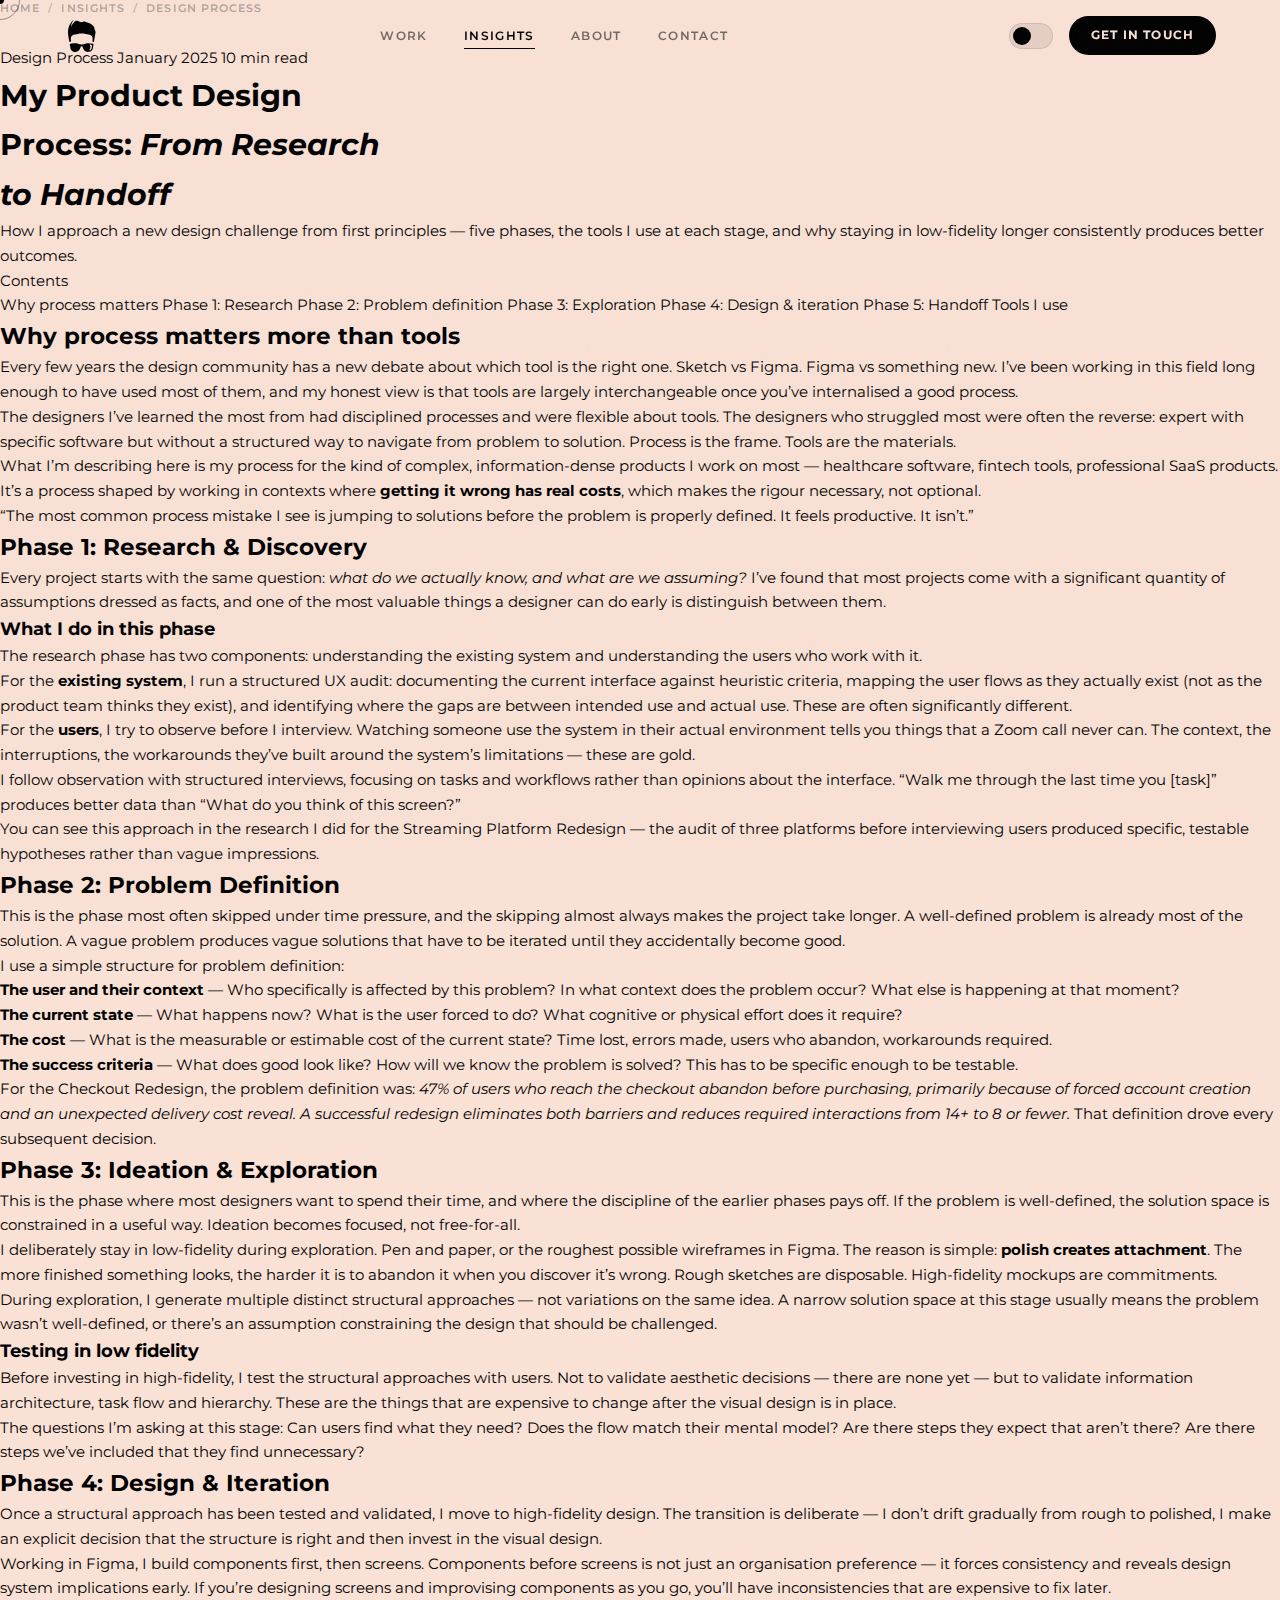
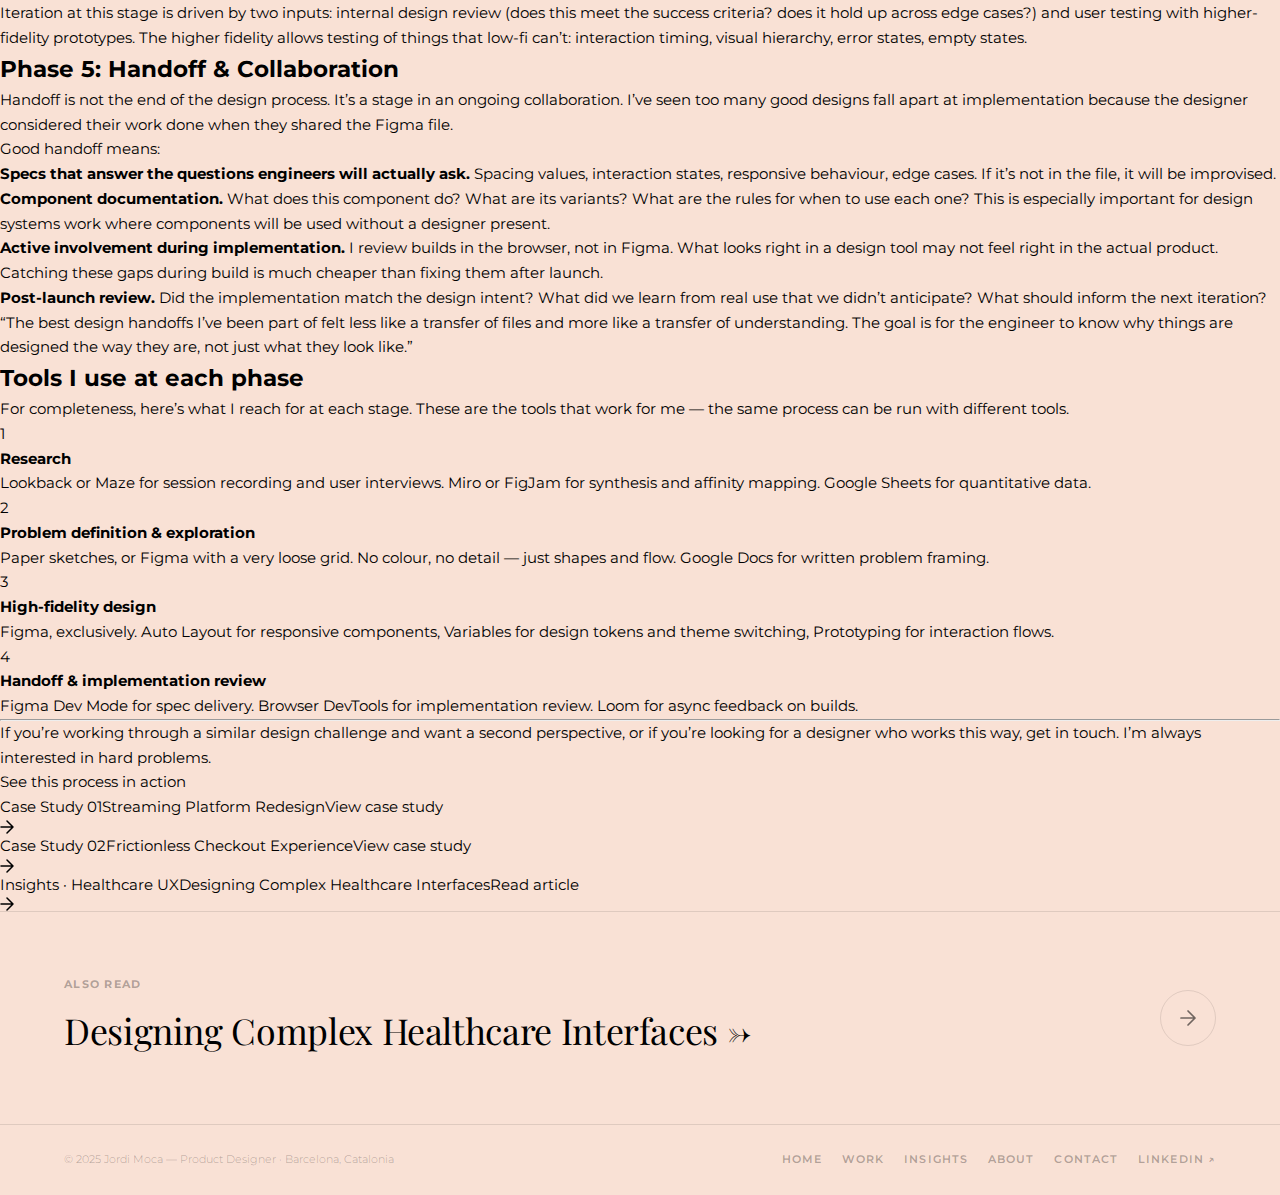
<file: insights/product-design-process.html>
<!DOCTYPE html>
<html lang="en">
<head>
<meta charset="UTF-8"/>
<meta name="viewport" content="width=device-width, initial-scale=1.0"/>
<meta http-equiv="X-UA-Compatible" content="IE=edge"/>

<!-- Primary SEO -->
<title>My Product Design Process: From Research to Handoff — Jordi Moca</title>
<meta name="description" content="How I approach a new design challenge: 5 phases from research to handoff. The tools I use at each stage, and why staying in low-fidelity longer produces better results."/>
<meta name="author" content="Jordi Moca"/>
<meta name="robots" content="index, follow, max-snippet:-1, max-image-preview:large, max-video-preview:-1"/>
<link rel="canonical" href="https://jordimoca.com/insights/product-design-process.html"/>

<!-- Open Graph -->
<meta property="og:type" content="article"/>
<meta property="og:url" content="https://jordimoca.com/insights/product-design-process.html"/>
<meta property="og:title" content="My Product Design Process: From Research to Handoff — Jordi Moca"/>
<meta property="og:description" content="How I approach a new design challenge: 5 phases from research to handoff. The tools I use at each stage, and why staying in low-fidelity longer produces better results."/>
<meta property="og:image" content="https://jordimoca.com/images/og-image.jpg"/>
<meta property="og:image:width" content="1200"/>
<meta property="og:image:height" content="630"/>
<meta property="og:locale" content="en_GB"/>
<meta property="og:site_name" content="Jordi Moca — Product Designer"/>

<!-- Twitter Card -->
<meta name="twitter:card" content="summary_large_image"/>
<meta name="twitter:title" content="My Product Design Process: From Research to Handoff — Jordi Moca"/>
<meta name="twitter:description" content="How I approach a new design challenge: 5 phases from research to handoff. The tools I use at each stage, and why staying in low-fidelity longer produces better results."/>
<meta name="twitter:image" content="https://jordimoca.com/images/og-image.jpg"/>

<!-- Favicon -->
<link rel="icon" type="image/svg+xml" href="../favicon.svg"/>

<!-- Preload fonts -->
<link rel="preconnect" href="https://fonts.googleapis.com"/>
<link rel="preconnect" href="https://fonts.gstatic.com" crossorigin/>
<link rel="preload" href="https://fonts.googleapis.com/css2?family=Playfair+Display:ital,wght@0,400;0,700;1,400&family=Montserrat:wght@300;400;600;700&display=swap" as="style" onload="this.onload=null;this.rel='stylesheet'"/>
<noscript><link rel="stylesheet" href="https://fonts.googleapis.com/css2?family=Playfair+Display:ital,wght@0,400;0,700;1,400&family=Montserrat:wght@300;400;600;700&display=swap"/></noscript>

<!-- Stylesheet -->
<link rel="stylesheet" href="../css/styles.css"/>

<script type="application/ld+json">
{
  "@context": "https://schema.org",
  "@type": "Article",
  "headline": "My Product Design Process: From Research to Handoff",
  "description": "How I approach a new design challenge from first principles. Five phases, the tools I use at each stage, and why staying in low-fidelity longer produces better outcomes.",
  "author": {"@type": "Person","name": "Jordi Moca","url": "https://jordimoca.com"},
  "publisher": {"@type": "Person","name": "Jordi Moca","url": "https://jordimoca.com"},
  "url": "https://jordimoca.com/insights/product-design-process.html",
  "datePublished": "2025-01-15",
  "dateModified": "2025-03-07",
  "keywords": ["product design process","UX research","design handoff","Figma","wireframing","design methodology","product designer"],
  "breadcrumb": {
    "@type": "BreadcrumbList",
    "itemListElement": [
      {"@type": "ListItem","position": 1,"name": "Home","item": "https://jordimoca.com/"},
      {"@type": "ListItem","position": 2,"name": "Insights","item": "https://jordimoca.com/insights/"},
      {"@type": "ListItem","position": 3,"name": "My Product Design Process","item": "https://jordimoca.com/insights/product-design-process.html"}
    ]
  }
}
</script>

<!-- Anti-FOUC -->
<script>(function(){var t=localStorage.getItem('jm-theme');var s=window.matchMedia('(prefers-color-scheme:dark)').matches?'dark':'light';document.documentElement.setAttribute('data-theme',t||s);})();</script>
</head>
<body>

<!-- Chrome -->
<div class="grain-overlay" aria-hidden="true"></div>
<div class="scroll-progress" id="scroll-progress" aria-hidden="true"></div>
<div class="cur-dot" id="cur-dot" aria-hidden="true"></div>
<div class="cur-ring" id="cur-ring" aria-hidden="true"></div>
<a class="skip-link" href="#main">Skip to main content</a>

<header role="banner">
  <nav class="site-nav" id="site-nav" aria-label="Primary navigation">
    <div class="nav-inner">
      <a class="nav-logo" href="../" aria-label="Jordi Moca — go to homepage">
        <svg xmlns="http://www.w3.org/2000/svg" viewBox="0 0 875 1017" fill="none" aria-hidden="true" focusable="false" ><path d="M176.06 0C176.39 0.99 176.72 1.98 177.06 3C175.83 4.99609 175.83 4.99609 173.873 7.4375C160.4 25.2601 149.793 45.8858 140.058 65.9561C139.049 68.0229 138.018 70.0777 136.986 72.1328C116.589 113.303 96.0603 166.563 96.0603 213C96.4659 212.09 96.4659 212.09 96.8797 211.162C110.105 181.61 125.106 153.314 144.06 127C144.618 126.226 145.175 125.453 145.749 124.656C152.582 115.208 159.504 105.885 167.06 97C167.511 96.466 167.961 95.932 168.426 95.3818C175.438 87.0725 182.57 78.8846 190.06 71C190.713 70.3083 191.365 69.6165 192.037 68.9038C201.878 58.5367 211.685 49.247 224.06 42C224.696 41.627 225.332 41.254 225.987 40.8696C254.108 24.7974 287.99 21.6789 319.06 30C320.161 30.2887 321.262 30.5775 322.396 30.875C334.069 34.38 344.846 40.4606 355.06 47C383.127 64.9435 415.647 73.5294 448.74 66.4248C459.203 63.8631 469.25 60.2506 479.299 56.4089C486.441 53.7342 493.503 52.1259 501.06 51C501.925 50.8698 502.79 50.7396 503.681 50.6055C506.146 50.302 508.58 50.1223 511.06 50C512.119 49.9471 513.177 49.8943 514.267 49.8398C540.4 49.1887 562.737 56.9081 585.31 69.3359C594.376 74.3001 603.045 78.2337 613.06 81C614.117 81.2952 615.174 81.5904 616.263 81.8945C623.736 83.7266 631.091 84.3812 638.748 84.9375C674.138 87.5573 699.977 102.159 727.452 123.739C729.136 125.059 730.826 126.37 732.517 127.68C738.926 132.659 745.216 137.748 751.383 143.024C754.665 145.831 757.995 148.558 761.373 151.25C766.839 155.694 771.948 160.483 777.052 165.333C780.63 168.734 784.248 172.076 787.931 175.363C816.236 200.757 837.809 228.732 841.06 268C841.135 270.088 841.192 272.177 841.236 274.266C841.26 275.404 841.284 276.542 841.308 277.715C841.351 280.056 841.382 282.397 841.402 284.738C841.715 297.662 845.384 306.906 852.873 317.312C874.108 348.061 878.554 381.607 872.06 417.927C871.74 419.79 871.422 421.654 871.105 423.517C870.275 428.38 869.424 433.24 868.569 438.099C867.747 442.788 866.947 447.48 866.145 452.173C864.323 462.809 862.47 473.44 860.612 484.071C859.68 489.41 858.75 494.75 857.82 500.089C856.257 509.056 854.693 518.023 853.128 526.989C851.545 536.054 849.964 545.12 848.384 554.186C848.19 555.3 847.995 556.414 847.795 557.562C847.016 562.034 846.236 566.507 845.457 570.98C843.377 582.915 841.295 594.849 839.209 606.783C838.488 610.906 837.767 615.03 837.046 619.153C836.785 620.645 836.785 620.645 836.519 622.167C834.386 634.369 832.268 646.574 830.172 658.783C829.356 663.533 828.534 668.282 827.713 673.031C827.1 676.593 826.495 680.157 825.891 683.721C825.535 685.781 825.178 687.84 824.821 689.9C824.669 690.814 824.517 691.728 824.36 692.67C823.288 698.772 823.288 698.772 821.06 701C815.473 699.329 809.886 697.656 804.3 695.983C802.401 695.414 800.502 694.846 798.603 694.278C795.867 693.46 793.132 692.64 790.396 691.82C789.552 691.568 788.708 691.316 787.839 691.056C783.555 689.771 779.295 688.443 775.06 687C775.644 675.11 776.821 663.331 778.159 651.505C778.735 646.398 779.292 641.289 779.849 636.18C780.011 634.696 780.011 634.696 780.176 633.182C784.609 592.407 786.433 551.857 760.127 517.52C756.585 513.201 752.891 509.062 749.06 505C748.448 504.323 747.836 503.646 747.205 502.949C732.306 487.098 712.248 478.841 692.06 472C690.882 471.599 689.704 471.198 688.49 470.785C634.468 452.495 578.939 440.069 522.248 433.688C520.948 433.54 519.649 433.393 518.31 433.241C513.897 432.776 509.482 432.372 505.06 432C503.547 431.871 503.547 431.871 502.003 431.739C481.07 430.008 460.226 429.635 439.231 429.682C436.644 429.688 434.058 429.69 431.471 429.693C407.326 429.729 383.308 429.998 359.292 432.747C356.933 433.014 354.572 433.268 352.211 433.52C293.553 439.836 236.318 452.897 180.435 471.75C179.666 472.006 178.897 472.262 178.104 472.526C144.73 483.703 117.512 502.839 101.189 534.59C88.3085 560.529 87.1427 586.678 89.6853 615.062C89.8669 617.194 90.0483 619.326 90.2293 621.458C91.6425 637.745 93.4457 653.981 95.4846 670.201C95.5898 671.039 95.6949 671.877 95.8032 672.74C95.9994 674.292 96.1982 675.843 96.4002 677.394C96.8146 680.642 97.0603 683.717 97.0603 687C79.4318 692.468 61.7672 697.792 44.0603 703C40.1628 684.504 36.9975 665.877 33.7615 647.257C33.2782 644.476 32.7942 641.696 32.31 638.916C30.6092 629.148 28.9113 619.379 27.2158 609.61C25.655 600.617 24.0871 591.626 22.5159 582.635C21.152 574.828 19.7936 567.019 18.4391 559.211C17.6369 554.586 16.8326 549.962 16.0226 545.34C12.8026 526.952 9.73718 508.563 7.23781 490.062C7.1372 489.321 7.0366 488.58 6.93294 487.816C3.0627 459.09 1.08272 430.262 0.557636 401.289C0.497915 398.005 0.432845 394.721 0.366963 391.438C0.246768 385.292 0.14516 379.146 0.060322 373C0.0489823 372.196 0.0376426 371.392 0.0259592 370.563C-0.191234 352.942 0.9625 335.539 3.18532 318.062C3.29225 317.212 3.39919 316.362 3.50936 315.486C14.3577 230.134 46.0089 148.14 99.0603 80C99.9043 78.8999 100.748 77.7996 101.592 76.6992C108.421 67.8448 115.629 59.3535 123.06 51C123.525 50.4765 123.989 49.953 124.467 49.4136C131.318 41.7279 138.544 34.4174 145.81 27.125C147.142 25.7867 147.142 25.7867 148.5 24.4214C153.525 19.4083 158.636 14.5792 164.06 10C164.636 9.51306 165.212 9.02611 165.805 8.52441C167.385 7.1973 168.971 5.87812 170.56 4.5625C171.097 4.11713 171.633 3.67176 172.185 3.21289C173.476 2.14099 174.768 1.07035 176.06 0Z" fill="currentColor"/><path d="M218.36 736.815C221.227 736.813 224.094 736.794 226.961 736.775C243.904 736.723 261.122 737.322 277.685 741.188C279.1 741.508 279.1 741.508 280.544 741.835C293.615 744.923 306.001 749.626 318.31 754.938C389.863 785.71 471.977 785.103 544.246 757.123C548.489 755.43 552.682 753.629 556.873 751.812C585.181 739.543 614.621 736.569 645.185 736.688C646.172 736.689 647.16 736.691 648.177 736.693C695.617 736.839 741.901 743.889 787.435 757.188C788.158 757.398 788.881 757.608 789.626 757.824C797.343 760.082 804.803 762.5 812.06 766C811.463 774.138 810.306 782.094 808.899 790.128C808.572 792.025 808.572 792.025 808.238 793.961C807.645 797.4 807.046 800.838 806.446 804.276C805.943 807.163 805.442 810.05 804.941 812.937C803.758 819.76 802.569 826.581 801.378 833.402C800.156 840.399 798.943 847.397 797.733 854.395C796.688 860.439 795.638 866.482 794.584 872.524C793.957 876.117 793.332 879.71 792.712 883.304C786.027 922.041 774.751 958.087 741.373 982.125C728.72 990.934 715.449 998.439 701.06 1004C700.385 1004.26 699.709 1004.53 699.013 1004.8C659.859 1019.68 610.644 1021.59 571.701 1004.78C553.969 996.334 539.203 984.454 525.06 971C524.305 970.309 523.55 969.618 522.771 968.906C511.636 958.378 502.599 945.278 495.06 932C494.43 930.913 493.8 929.827 493.15 928.707C481.982 908.963 474.917 887.33 468.043 865.815C467.7 864.763 467.358 863.71 467.006 862.625C466.546 861.198 466.546 861.198 466.076 859.742C461.886 848.434 453.745 839.509 443.06 834C437.982 831.823 433.323 831 427.931 832.652C415.553 837.668 406.627 846.87 401.296 858.927C399.258 863.995 397.762 869.194 396.248 874.438C385.735 909.498 370.19 941.15 345.06 968C344.189 968.937 343.317 969.874 342.42 970.84C314.573 1000.1 279.148 1014.88 239.06 1016C238.317 1016.02 237.573 1016.04 236.807 1016.07C209.009 1016.76 182.436 1011.53 157.06 1000C156.346 999.678 155.631 999.355 154.894 999.023C124.294 985.018 97.5934 961.656 85.3606 929.716C80.0448 914.965 77.3526 899.876 74.7933 884.456C74.1824 880.798 73.5528 877.143 72.9246 873.488C72.1299 868.858 71.3369 864.228 70.5518 859.597C68.5529 847.81 66.4883 836.036 64.3963 824.266C64.0922 822.552 63.7883 820.839 63.4844 819.126C62.3014 812.458 61.1182 805.79 59.9306 799.123C59.2384 795.235 58.5505 791.346 57.8658 787.457C57.6129 786.026 57.3586 784.594 57.1026 783.163C56.7522 781.203 56.4076 779.242 56.0632 777.281C55.8685 776.183 55.6737 775.085 55.4731 773.953C55.0955 771.252 54.9793 768.722 55.0603 766C94.5345 749.49 139.495 741.002 182.06 738C183.237 737.914 184.413 737.828 185.625 737.739C196.536 736.99 207.425 736.814 218.36 736.815ZM689.06 779C687.706 781.986 687.706 781.986 689.177 784.793C689.758 785.913 690.338 787.033 690.935 788.188C691.249 788.799 691.563 789.41 691.886 790.041C694.359 794.808 697.017 799.465 699.685 804.125C714.122 829.458 716.715 856.991 709.06 885C707.951 888.571 706.734 892.099 705.49 895.625C705.143 896.614 704.797 897.603 704.44 898.621C700.456 909.873 696.084 920.968 691.685 932.062C690.474 935.127 689.265 938.192 688.057 941.257C687.315 943.138 686.572 945.018 685.826 946.897C682.008 956.146 682.008 956.146 681.06 966C688.301 968.131 695.466 964.389 701.882 961.053C727.86 946.403 742.69 922.633 750.658 894.496C756.76 871.829 761.17 847.949 761.31 824.438C761.331 823.569 761.352 822.701 761.373 821.807C761.432 811.819 758.867 802.515 752.06 795C737.4 783.12 712.101 778.68 693.56 778.938C692.704 778.947 691.848 778.956 690.967 778.965C690.337 778.976 689.708 778.988 689.06 779Z" fill="currentColor"/></svg>
      </a>
      <ul class="nav-links" role="list">
        <li><a href="../work/">Work</a></li>
        <li><a href="">Insights</a></li>
        <li><a href="../about.html">About</a></li>
        <li><a href="../#contact">Contact</a></li>
      </ul>
      <div class="nav-right">
        <button class="theme-toggle" id="theme-toggle" aria-label="Toggle light/dark mode" aria-pressed="false"></button>
        <a href="mailto:jordimoca@gmail.com" class="nav-cta">Get in touch</a>
        <button class="hamburger" id="hamburger" aria-label="Open menu" aria-expanded="false" aria-controls="mob-menu">
          <span></span><span></span><span></span>
        </button>
      </div>
    </div>
  </nav>
</header>

<div class="mob-menu" id="mob-menu" role="dialog" aria-label="Site navigation" aria-modal="true">
  <a href="../work/">Work</a>
  <a href="">Insights</a>
  <a href="../about.html">About</a>
  <a href="../#contact">Contact</a>
  <a href="mailto:jordimoca@gmail.com">Email me</a>
</div>

<main id="main">

<header class="article-hero" aria-labelledby="proc-h1">
  <div class="article-hero__grid" aria-hidden="true"></div>
  <div class="article-hero__inner">
    <nav class="breadcrumb" aria-label="Breadcrumb" style="margin-bottom:28px">
      <a href="../">Home</a><span class="breadcrumb__sep" aria-hidden="true">/</span>
      <a href="./">Insights</a><span class="breadcrumb__sep" aria-hidden="true">/</span>
      <span aria-current="page">Design Process</span>
    </nav>
    <div class="article-hero__meta">
      <span class="article-hero__cat">Design Process</span>
      <span class="article-hero__sep" aria-hidden="true"></span>
      <time class="article-hero__time" datetime="2025-01-15">January 2025</time>
      <span class="article-hero__sep" aria-hidden="true"></span>
      <span class="article-hero__time">10 min read</span>
    </div>
    <h1 id="proc-h1" class="article-hero__title">My Product Design<br>Process: <em>From Research<br>to Handoff</em></h1>
    <p class="article-hero__intro">How I approach a new design challenge from first principles &mdash; five phases, the tools I use at each stage, and why staying in low-fidelity longer consistently produces better outcomes.</p>
  </div>
</header>

<div class="article-body">
  <div class="article-body__inner">

    <aside class="article-sidebar" aria-label="Table of contents">
      <nav class="article-toc" aria-label="Article sections">
        <p class="article-toc__label">Contents</p>
        <a class="article-toc__link" href="#why-process">Why process matters</a>
        <a class="article-toc__link" href="#phase-1">Phase 1: Research</a>
        <a class="article-toc__link" href="#phase-2">Phase 2: Problem definition</a>
        <a class="article-toc__link" href="#phase-3">Phase 3: Exploration</a>
        <a class="article-toc__link" href="#phase-4">Phase 4: Design & iteration</a>
        <a class="article-toc__link" href="#phase-5">Phase 5: Handoff</a>
        <a class="article-toc__link" href="#tools">Tools I use</a>
      </nav>
    </aside>

    <article class="article-prose" aria-label="Article content">

      <h2 id="why-process">Why process matters more than tools</h2>

      <p>Every few years the design community has a new debate about which tool is the right one. Sketch vs Figma. Figma vs something new. I&rsquo;ve been working in this field long enough to have used most of them, and my honest view is that tools are largely interchangeable once you&rsquo;ve internalised a good process.</p>

      <p>The designers I&rsquo;ve learned the most from had disciplined processes and were flexible about tools. The designers who struggled most were often the reverse: expert with specific software but without a structured way to navigate from problem to solution. Process is the frame. Tools are the materials.</p>

      <p>What I&rsquo;m describing here is my process for the kind of complex, information-dense products I work on most &mdash; healthcare software, fintech tools, professional SaaS products. It&rsquo;s a process shaped by working in contexts where <strong>getting it wrong has real costs</strong>, which makes the rigour necessary, not optional.</p>

      <div class="article-callout">
        <p>&ldquo;The most common process mistake I see is jumping to solutions before the problem is properly defined. It feels productive. It isn&rsquo;t.&rdquo;</p>
      </div>

      <h2 id="phase-1">Phase 1: Research &amp; Discovery</h2>

      <p>Every project starts with the same question: <em>what do we actually know, and what are we assuming?</em> I&rsquo;ve found that most projects come with a significant quantity of assumptions dressed as facts, and one of the most valuable things a designer can do early is distinguish between them.</p>

      <h3>What I do in this phase</h3>

      <p>The research phase has two components: understanding the existing system and understanding the users who work with it.</p>

      <p>For the <strong>existing system</strong>, I run a structured UX audit: documenting the current interface against heuristic criteria, mapping the user flows as they actually exist (not as the product team thinks they exist), and identifying where the gaps are between intended use and actual use. These are often significantly different.</p>

      <p>For the <strong>users</strong>, I try to observe before I interview. Watching someone use the system in their actual environment tells you things that a Zoom call never can. The context, the interruptions, the workarounds they&rsquo;ve built around the system&rsquo;s limitations &mdash; these are gold.</p>

      <p>I follow observation with structured interviews, focusing on tasks and workflows rather than opinions about the interface. &ldquo;Walk me through the last time you [task]&rdquo; produces better data than &ldquo;What do you think of this screen?&rdquo;</p>

      <p>You can see this approach in the research I did for the <a href="../work/streaming-product-design.html">Streaming Platform Redesign</a> &mdash; the audit of three platforms before interviewing users produced specific, testable hypotheses rather than vague impressions.</p>

      <h2 id="phase-2">Phase 2: Problem Definition</h2>

      <p>This is the phase most often skipped under time pressure, and the skipping almost always makes the project take longer. A well-defined problem is already most of the solution. A vague problem produces vague solutions that have to be iterated until they accidentally become good.</p>

      <p>I use a simple structure for problem definition:</p>

      <ol>
        <li><strong>The user and their context</strong> &mdash; Who specifically is affected by this problem? In what context does the problem occur? What else is happening at that moment?</li>
        <li><strong>The current state</strong> &mdash; What happens now? What is the user forced to do? What cognitive or physical effort does it require?</li>
        <li><strong>The cost</strong> &mdash; What is the measurable or estimable cost of the current state? Time lost, errors made, users who abandon, workarounds required.</li>
        <li><strong>The success criteria</strong> &mdash; What does good look like? How will we know the problem is solved? This has to be specific enough to be testable.</li>
      </ol>

      <p>For the <a href="../work/fintech-product-design.html">Checkout Redesign</a>, the problem definition was: <em>47% of users who reach the checkout abandon before purchasing, primarily because of forced account creation and an unexpected delivery cost reveal. A successful redesign eliminates both barriers and reduces required interactions from 14+ to 8 or fewer.</em> That definition drove every subsequent decision.</p>

      <h2 id="phase-3">Phase 3: Ideation &amp; Exploration</h2>

      <p>This is the phase where most designers want to spend their time, and where the discipline of the earlier phases pays off. If the problem is well-defined, the solution space is constrained in a useful way. Ideation becomes focused, not free-for-all.</p>

      <p>I deliberately stay in low-fidelity during exploration. Pen and paper, or the roughest possible wireframes in Figma. The reason is simple: <strong>polish creates attachment</strong>. The more finished something looks, the harder it is to abandon it when you discover it&rsquo;s wrong. Rough sketches are disposable. High-fidelity mockups are commitments.</p>

      <p>During exploration, I generate multiple distinct structural approaches &mdash; not variations on the same idea. A narrow solution space at this stage usually means the problem wasn&rsquo;t well-defined, or there&rsquo;s an assumption constraining the design that should be challenged.</p>

      <h3>Testing in low fidelity</h3>

      <p>Before investing in high-fidelity, I test the structural approaches with users. Not to validate aesthetic decisions &mdash; there are none yet &mdash; but to validate information architecture, task flow and hierarchy. These are the things that are expensive to change after the visual design is in place.</p>

      <p>The questions I&rsquo;m asking at this stage: Can users find what they need? Does the flow match their mental model? Are there steps they expect that aren&rsquo;t there? Are there steps we&rsquo;ve included that they find unnecessary?</p>

      <h2 id="phase-4">Phase 4: Design &amp; Iteration</h2>

      <p>Once a structural approach has been tested and validated, I move to high-fidelity design. The transition is deliberate &mdash; I don&rsquo;t drift gradually from rough to polished, I make an explicit decision that the structure is right and then invest in the visual design.</p>

      <p>Working in Figma, I build components first, then screens. Components before screens is not just an organisation preference &mdash; it forces consistency and reveals design system implications early. If you&rsquo;re designing screens and improvising components as you go, you&rsquo;ll have inconsistencies that are expensive to fix later.</p>

      <p>Iteration at this stage is driven by two inputs: internal design review (does this meet the success criteria? does it hold up across edge cases?) and user testing with higher-fidelity prototypes. The higher fidelity allows testing of things that low-fi can&rsquo;t: interaction timing, visual hierarchy, error states, empty states.</p>

      <h2 id="phase-5">Phase 5: Handoff &amp; Collaboration</h2>

      <p>Handoff is not the end of the design process. It&rsquo;s a stage in an ongoing collaboration. I&rsquo;ve seen too many good designs fall apart at implementation because the designer considered their work done when they shared the Figma file.</p>

      <p>Good handoff means:</p>

      <ul>
        <li><strong>Specs that answer the questions engineers will actually ask.</strong> Spacing values, interaction states, responsive behaviour, edge cases. If it&rsquo;s not in the file, it will be improvised.</li>
        <li><strong>Component documentation.</strong> What does this component do? What are its variants? What are the rules for when to use each one? This is especially important for design systems work where components will be used without a designer present.</li>
        <li><strong>Active involvement during implementation.</strong> I review builds in the browser, not in Figma. What looks right in a design tool may not feel right in the actual product. Catching these gaps during build is much cheaper than fixing them after launch.</li>
        <li><strong>Post-launch review.</strong> Did the implementation match the design intent? What did we learn from real use that we didn&rsquo;t anticipate? What should inform the next iteration?</li>
      </ul>

      <div class="article-callout">
        <p>&ldquo;The best design handoffs I&rsquo;ve been part of felt less like a transfer of files and more like a transfer of understanding. The goal is for the engineer to know why things are designed the way they are, not just what they look like.&rdquo;</p>
      </div>

      <h2 id="tools">Tools I use at each phase</h2>

      <p>For completeness, here&rsquo;s what I reach for at each stage. These are the tools that work for me &mdash; the same process can be run with different tools.</p>

      <div class="article-principle">
        <div class="article-principle__num" aria-hidden="true">1</div>
        <div class="article-principle__content"><strong>Research</strong><p>Lookback or Maze for session recording and user interviews. Miro or FigJam for synthesis and affinity mapping. Google Sheets for quantitative data.</p></div>
      </div>
      <div class="article-principle">
        <div class="article-principle__num" aria-hidden="true">2</div>
        <div class="article-principle__content"><strong>Problem definition &amp; exploration</strong><p>Paper sketches, or Figma with a very loose grid. No colour, no detail &mdash; just shapes and flow. Google Docs for written problem framing.</p></div>
      </div>
      <div class="article-principle">
        <div class="article-principle__num" aria-hidden="true">3</div>
        <div class="article-principle__content"><strong>High-fidelity design</strong><p>Figma, exclusively. Auto Layout for responsive components, Variables for design tokens and theme switching, Prototyping for interaction flows.</p></div>
      </div>
      <div class="article-principle">
        <div class="article-principle__num" aria-hidden="true">4</div>
        <div class="article-principle__content"><strong>Handoff &amp; implementation review</strong><p>Figma Dev Mode for spec delivery. Browser DevTools for implementation review. Loom for async feedback on builds.</p></div>
      </div>

      <hr class="article-sep"/>

      <p>If you&rsquo;re working through a similar design challenge and want a second perspective, or if you&rsquo;re looking for a designer who works this way, <a href="mailto:jordimoca@gmail.com">get in touch</a>. I&rsquo;m always interested in hard problems.</p>

    </article>
  </div>
</div>

<section class="related-section" aria-labelledby="proc-related">
  <div class="related-section__inner">
    <p class="related-section__label" id="proc-related">See this process in action</p>
    <div class="related-grid">
      <a class="related-card" href="../work/streaming-product-design.html" aria-label="Read: Streaming Platform Redesign"><span class="related-card__type">Case Study 01</span><span class="related-card__title">Streaming Platform Redesign</span><span class="related-card__cta">View case study <svg width="14" height="14" viewBox="0 0 14 14" fill="none" aria-hidden="true"><path d="M1 7h12M7 1l6 6-6 6" stroke="currentColor" stroke-width="1.5" stroke-linecap="round" stroke-linejoin="round"/></svg></span></a>
      <a class="related-card" href="../work/fintech-product-design.html" aria-label="Read: Frictionless Checkout"><span class="related-card__type">Case Study 02</span><span class="related-card__title">Frictionless Checkout Experience</span><span class="related-card__cta">View case study <svg width="14" height="14" viewBox="0 0 14 14" fill="none" aria-hidden="true"><path d="M1 7h12M7 1l6 6-6 6" stroke="currentColor" stroke-width="1.5" stroke-linecap="round" stroke-linejoin="round"/></svg></span></a>
      <a class="related-card" href="designing-healthcare-interfaces.html" aria-label="Read: Healthcare Interfaces"><span class="related-card__type">Insights &middot; Healthcare UX</span><span class="related-card__title">Designing Complex Healthcare Interfaces</span><span class="related-card__cta">Read article <svg width="14" height="14" viewBox="0 0 14 14" fill="none" aria-hidden="true"><path d="M1 7h12M7 1l6 6-6 6" stroke="currentColor" stroke-width="1.5" stroke-linecap="round" stroke-linejoin="round"/></svg></span></a>
    </div>
  </div>
</section>

<a class="next-cs" href="designing-healthcare-interfaces.html" aria-label="Next article: Designing Healthcare Interfaces">
  <div><div class="next-cs__label">Also read</div><div class="next-cs__title">Designing Complex Healthcare Interfaces &rarr;</div></div>
  <div class="next-cs__arrow" aria-hidden="true"><svg width="18" height="18" viewBox="0 0 18 18" fill="none" aria-hidden="true"><path d="M2 9h14M9 2l7 7-7 7" stroke="currentColor" stroke-width="1.7" stroke-linecap="round" stroke-linejoin="round"/></svg></div>
</a>

</main>
<footer class="site-footer" role="contentinfo">
  <div class="footer-inner">
    <p class="footer-copy">&copy; 2025 Jordi Moca &mdash; Product Designer &middot; Barcelona, Catalonia</p>
    <nav class="footer-links" aria-label="Footer navigation">
      <a href="../">Home</a>
      <a href="../work/">Work</a>
      <a href="">Insights</a>
      <a href="../about.html">About</a>
      <a href="mailto:jordimoca@gmail.com">Contact</a>
      <a href="https://www.linkedin.com/in/jordimoca/" target="_blank" rel="noopener noreferrer">LinkedIn &#8599;</a>
    </nav>
  </div>
</footer>
<script src="../js/main.js"></script>
</body>
</html>
</file>
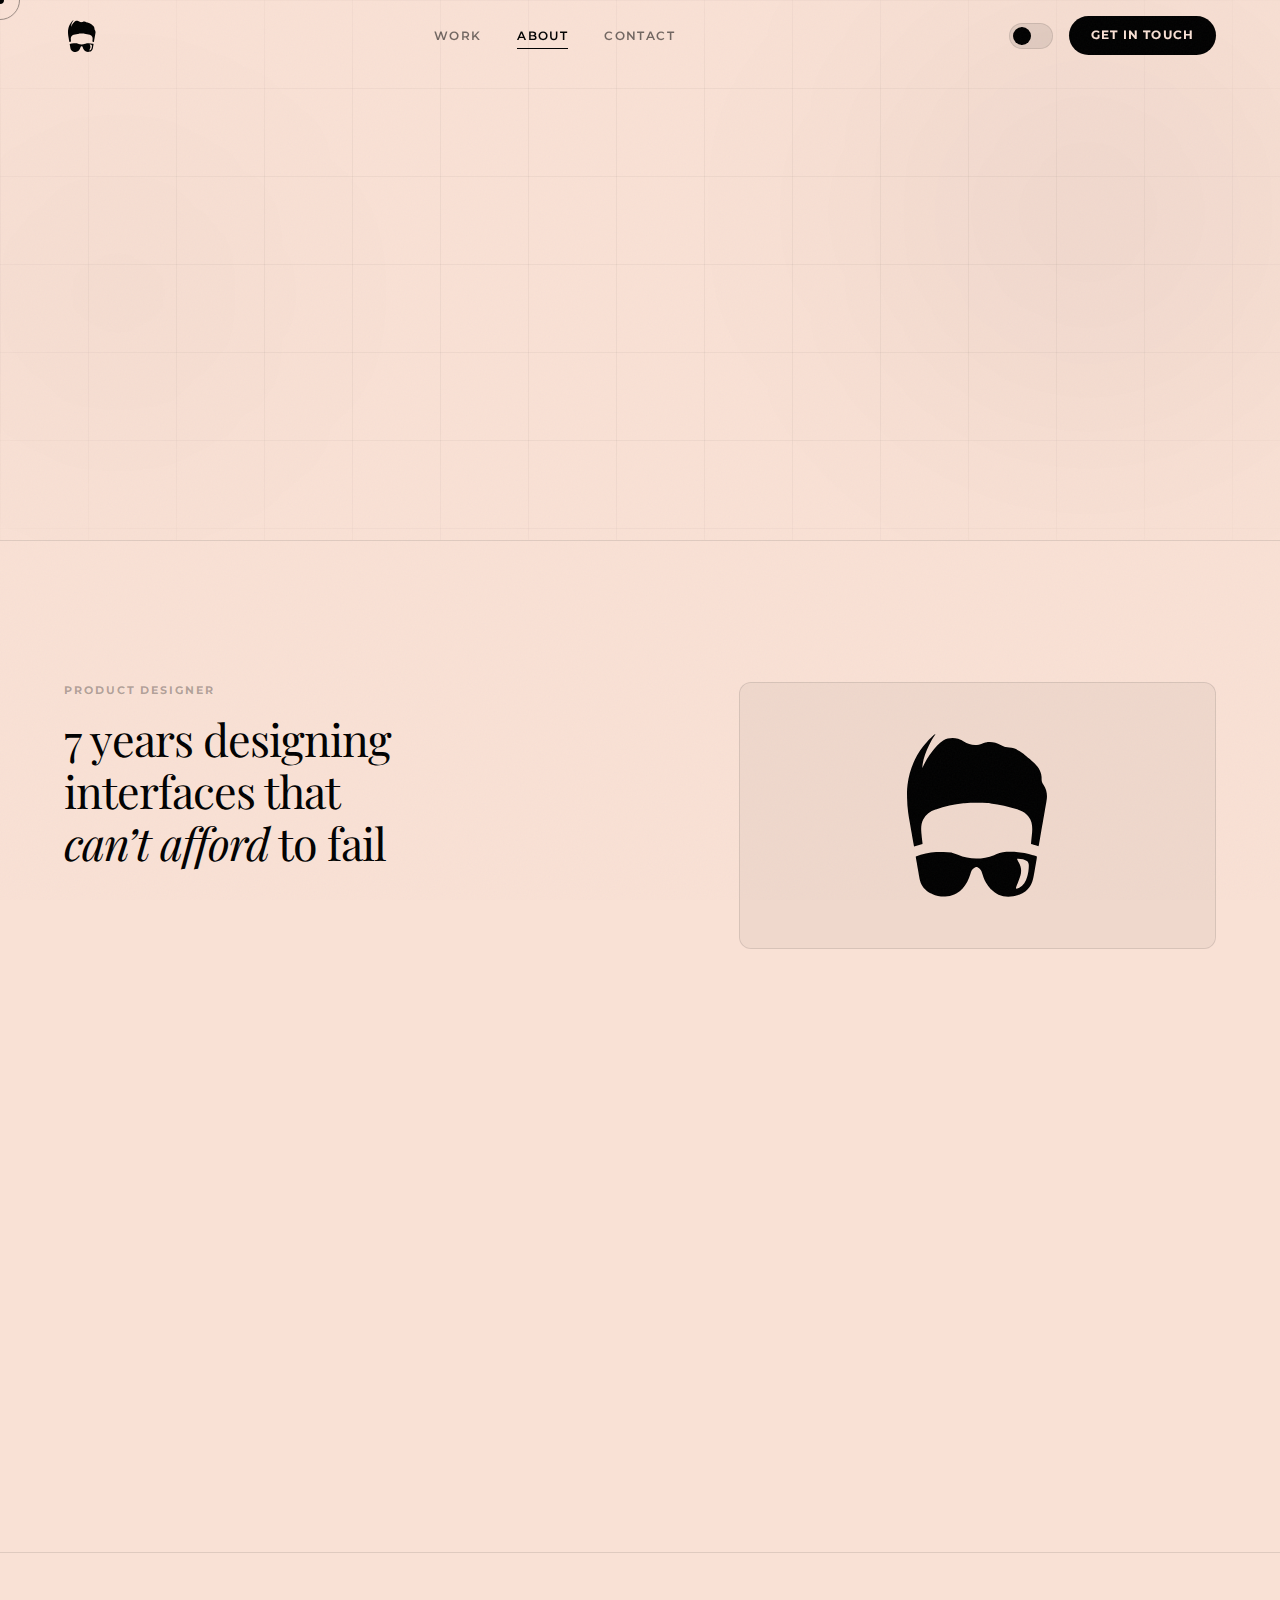
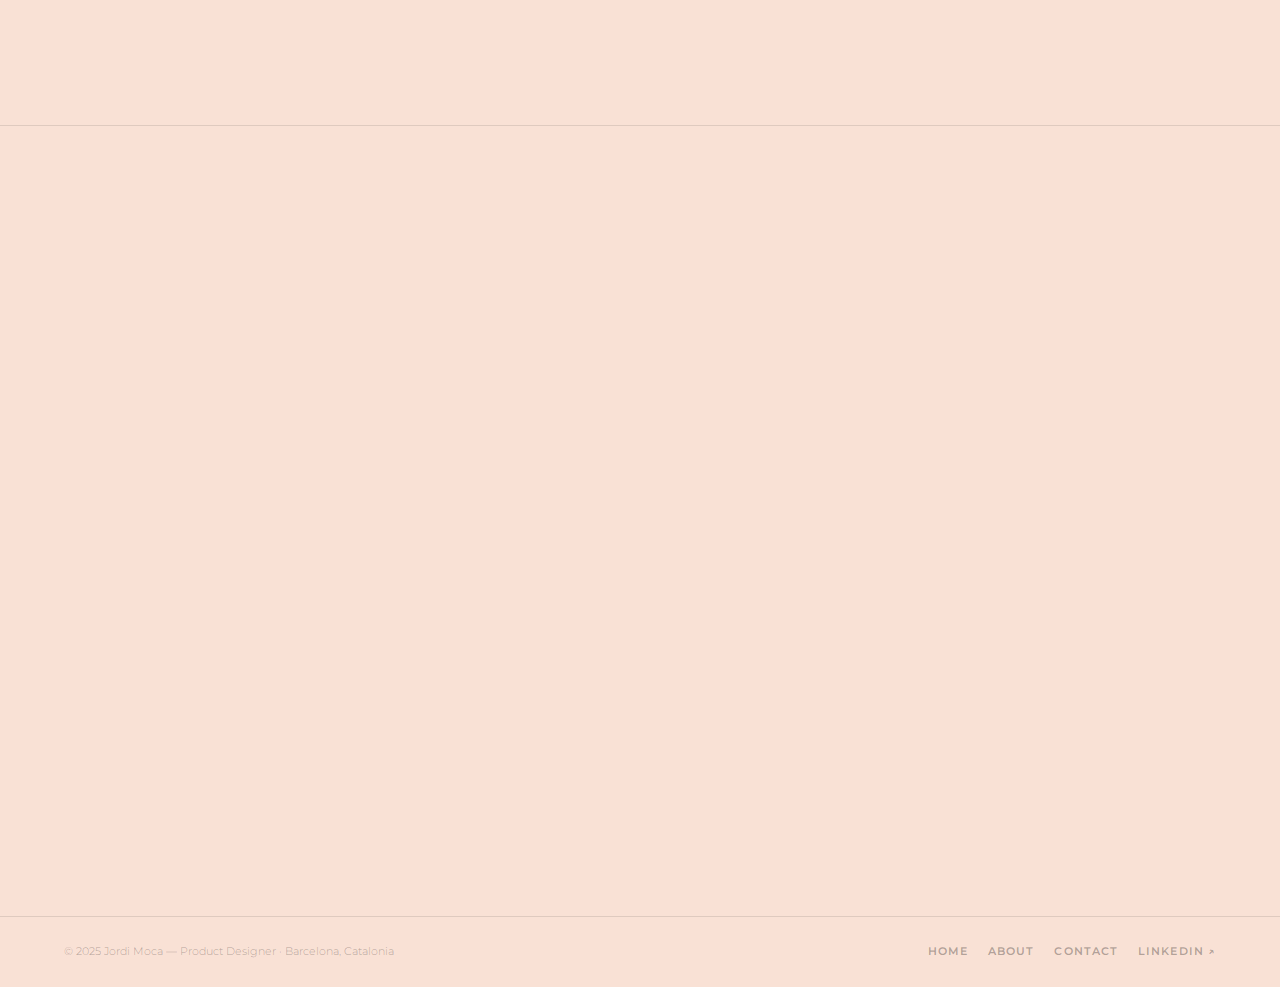
<file: portfolio/about.html>
<!DOCTYPE html>
<html lang="en">
<head>
<meta charset="UTF-8"/>
<meta name="viewport" content="width=device-width, initial-scale=1.0"/>
<meta http-equiv="X-UA-Compatible" content="IE=edge"/>

<!-- Primary SEO -->
<title>About Jordi Moca — Product Designer | UX/UI Design Barcelona</title>
<meta name="description" content="Learn about Jordi Moca, a Product Designer with 7+ years based in Barcelona. Specialising in complex interfaces, UX strategy and design systems for healthcare, fintech and SaaS."/>
<meta name="keywords" content="product designer, UX designer, UI designer, Barcelona, Catalonia, Spain, design systems, UX strategy, information architecture, interaction design, complex interfaces, Jordi Moca"/>
<meta name="author" content="Jordi Moca"/>
<meta name="robots" content="index, follow, max-snippet:-1, max-image-preview:large"/>
<link rel="canonical" href="https://jordimoca.com/about"/>

<!-- Open Graph -->
<meta property="og:type" content="website"/>
<meta property="og:url" content="https://jordimoca.com/about"/>
<meta property="og:title" content="About Jordi Moca — Product Designer | UX/UI Design Barcelona"/>
<meta property="og:description" content="Learn about Jordi Moca, a Product Designer with 7+ years based in Barcelona. Specialising in complex interfaces, UX strategy and design systems for healthcare, fintech and SaaS."/>
<meta property="og:image" content="https://jordimoca.com/images/og-image.jpg"/>
<meta property="og:image:width" content="1200"/>
<meta property="og:image:height" content="630"/>
<meta property="og:locale" content="en_GB"/>
<meta property="og:site_name" content="Jordi Moca — Product Designer"/>

<!-- Twitter Card -->
<meta name="twitter:card" content="summary_large_image"/>
<meta name="twitter:title" content="About Jordi Moca — Product Designer | UX/UI Design Barcelona"/>
<meta name="twitter:description" content="Learn about Jordi Moca, a Product Designer with 7+ years based in Barcelona. Specialising in complex interfaces, UX strategy and design systems for healthcare, fintech and SaaS."/>
<meta name="twitter:image" content="https://jordimoca.com/images/og-image.jpg"/>

<!-- Favicon -->
<link rel="icon" type="image/svg+xml" href="favicon.svg"/>

<!-- Fonts -->
<link rel="preconnect" href="https://fonts.googleapis.com"/>
<link rel="preconnect" href="https://fonts.gstatic.com" crossorigin/>
<link href="https://fonts.googleapis.com/css2?family=Playfair+Display:ital,wght@0,400;0,500;0,700;1,400;1,500&family=Montserrat:wght@300;400;500;600;700&display=swap" rel="stylesheet"/>

<!-- Stylesheet -->
<link rel="stylesheet" href="css/styles.css"/>

<!-- Anti-FOUC: set theme before first paint -->
<script>(function(){var t=localStorage.getItem('jm-theme');var s=window.matchMedia('(prefers-color-scheme:dark)').matches?'dark':'light';document.documentElement.setAttribute('data-theme',t||s);})();</script>
</head>
<script type="application/ld+json">{
  "@context": "https://schema.org",
  "@type": "AboutPage",
  "mainEntity": {
    "@type": "Person",
    "name": "Jordi Moca",
    "jobTitle": "Product Designer",
    "url": "https://jordimoca.com",
    "email": "jordimoca@gmail.com",
    "sameAs": ["https://www.linkedin.com/in/jordimoca/"],
    "address": {
      "@type": "PostalAddress",
      "addressLocality": "Barcelona",
      "addressRegion": "Catalonia",
      "addressCountry": "ES"
    }
  }
}</script>
<body>

<!-- Chrome -->
<div class="grain-overlay" aria-hidden="true"></div>
<div class="scroll-progress" id="scroll-progress" aria-hidden="true"></div>
<div class="cur-dot" id="cur-dot" aria-hidden="true"></div>
<div class="cur-ring" id="cur-ring" aria-hidden="true"></div>

<a class="skip-link" href="#main">Skip to main content</a>

<header role="banner">
  <nav class="site-nav" id="site-nav" aria-label="Main navigation">
    <div class="nav-inner">
      <a class="nav-logo" href="index.html" aria-label="Jordi Moca — Home">
        <svg xmlns="http://www.w3.org/2000/svg" viewBox="0 0 875 1017" fill="none" aria-hidden="true" focusable="false">
          <path d="M176.06 0C176.39 0.99 176.72 1.98 177.06 3C175.83 4.99609 175.83 4.99609 173.873 7.4375C160.4 25.2601 149.793 45.8858 140.058 65.9561C139.049 68.0229 138.018 70.0777 136.986 72.1328C116.589 113.303 96.0603 166.563 96.0603 213C96.4659 212.09 96.4659 212.09 96.8797 211.162C110.105 181.61 125.106 153.314 144.06 127C144.618 126.226 145.175 125.453 145.749 124.656C152.582 115.208 159.504 105.885 167.06 97C167.511 96.466 167.961 95.932 168.426 95.3818C175.438 87.0725 182.57 78.8846 190.06 71C190.713 70.3083 191.365 69.6165 192.037 68.9038C201.878 58.5367 211.685 49.247 224.06 42C224.696 41.627 225.332 41.254 225.987 40.8696C254.108 24.7974 287.99 21.6789 319.06 30C320.161 30.2887 321.262 30.5775 322.396 30.875C334.069 34.38 344.846 40.4606 355.06 47C383.127 64.9435 415.647 73.5294 448.74 66.4248C459.203 63.8631 469.25 60.2506 479.299 56.4089C486.441 53.7342 493.503 52.1259 501.06 51C501.925 50.8698 502.79 50.7396 503.681 50.6055C506.146 50.302 508.58 50.1223 511.06 50C512.119 49.9471 513.177 49.8943 514.267 49.8398C540.4 49.1887 562.737 56.9081 585.31 69.3359C594.376 74.3001 603.045 78.2337 613.06 81C614.117 81.2952 615.174 81.5904 616.263 81.8945C623.736 83.7266 631.091 84.3812 638.748 84.9375C674.138 87.5573 699.977 102.159 727.452 123.739C729.136 125.059 730.826 126.37 732.517 127.68C738.926 132.659 745.216 137.748 751.383 143.024C754.665 145.831 757.995 148.558 761.373 151.25C766.839 155.694 771.948 160.483 777.052 165.333C780.63 168.734 784.248 172.076 787.931 175.363C816.236 200.757 837.809 228.732 841.06 268C841.135 270.088 841.192 272.177 841.236 274.266C841.26 275.404 841.284 276.542 841.308 277.715C841.351 280.056 841.382 282.397 841.402 284.738C841.715 297.662 845.384 306.906 852.873 317.312C874.108 348.061 878.554 381.607 872.06 417.927C871.74 419.79 871.422 421.654 871.105 423.517C870.275 428.38 869.424 433.24 868.569 438.099C867.747 442.788 866.947 447.48 866.145 452.173C864.323 462.809 862.47 473.44 860.612 484.071C859.68 489.41 858.75 494.75 857.82 500.089C856.257 509.056 854.693 518.023 853.128 526.989C851.545 536.054 849.964 545.12 848.384 554.186C848.19 555.3 847.995 556.414 847.795 557.562C847.016 562.034 846.236 566.507 845.457 570.98C843.377 582.915 841.295 594.849 839.209 606.783C838.488 610.906 837.767 615.03 837.046 619.153C836.785 620.645 836.785 620.645 836.519 622.167C834.386 634.369 832.268 646.574 830.172 658.783C829.356 663.533 828.534 668.282 827.713 673.031C827.1 676.593 826.495 680.157 825.891 683.721C825.535 685.781 825.178 687.84 824.821 689.9C824.669 690.814 824.517 691.728 824.36 692.67C823.288 698.772 823.288 698.772 821.06 701C815.473 699.329 809.886 697.656 804.3 695.983C802.401 695.414 800.502 694.846 798.603 694.278C795.867 693.46 793.132 692.64 790.396 691.82C789.552 691.568 788.708 691.316 787.839 691.056C783.555 689.771 779.295 688.443 775.06 687C775.644 675.11 776.821 663.331 778.159 651.505C778.735 646.398 779.292 641.289 779.849 636.18C780.011 634.696 780.011 634.696 780.176 633.182C784.609 592.407 786.433 551.857 760.127 517.52C756.585 513.201 752.891 509.062 749.06 505C748.448 504.323 747.836 503.646 747.205 502.949C732.306 487.098 712.248 478.841 692.06 472C690.882 471.599 689.704 471.198 688.49 470.785C634.468 452.495 578.939 440.069 522.248 433.688C520.948 433.54 519.649 433.393 518.31 433.241C513.897 432.776 509.482 432.372 505.06 432C503.547 431.871 503.547 431.871 502.003 431.739C481.07 430.008 460.226 429.635 439.231 429.682C436.644 429.688 434.058 429.69 431.471 429.693C407.326 429.729 383.308 429.998 359.292 432.747C356.933 433.014 354.572 433.268 352.211 433.52C293.553 439.836 236.318 452.897 180.435 471.75C179.666 472.006 178.897 472.262 178.104 472.526C144.73 483.703 117.512 502.839 101.189 534.59C88.3085 560.529 87.1427 586.678 89.6853 615.062C89.8669 617.194 90.0483 619.326 90.2293 621.458C91.6425 637.745 93.4457 653.981 95.4846 670.201C95.5898 671.039 95.6949 671.877 95.8032 672.74C95.9994 674.292 96.1982 675.843 96.4002 677.394C96.8146 680.642 97.0603 683.717 97.0603 687C79.4318 692.468 61.7672 697.792 44.0603 703C40.1628 684.504 36.9975 665.877 33.7615 647.257C33.2782 644.476 32.7942 641.696 32.31 638.916C30.6092 629.148 28.9113 619.379 27.2158 609.61C25.655 600.617 24.0871 591.626 22.5159 582.635C21.152 574.828 19.7936 567.019 18.4391 559.211C17.6369 554.586 16.8326 549.962 16.0226 545.34C12.8026 526.952 9.73718 508.563 7.23781 490.062C7.1372 489.321 7.0366 488.58 6.93294 487.816C3.0627 459.09 1.08272 430.262 0.557636 401.289C0.497915 398.005 0.432845 394.721 0.366963 391.438C0.246768 385.292 0.14516 379.146 0.060322 373C0.0489823 372.196 0.0376426 371.392 0.0259592 370.563C-0.191234 352.942 0.9625 335.539 3.18532 318.062C3.29225 317.212 3.39919 316.362 3.50936 315.486C14.3577 230.134 46.0089 148.14 99.0603 80C99.9043 78.8999 100.748 77.7996 101.592 76.6992C108.421 67.8448 115.629 59.3535 123.06 51C123.525 50.4765 123.989 49.953 124.467 49.4136C131.318 41.7279 138.544 34.4174 145.81 27.125C147.142 25.7867 147.142 25.7867 148.5 24.4214C153.525 19.4083 158.636 14.5792 164.06 10C164.636 9.51306 165.212 9.02611 165.805 8.52441C167.385 7.1973 168.971 5.87812 170.56 4.5625C171.097 4.11713 171.633 3.67176 172.185 3.21289C173.476 2.14099 174.768 1.07035 176.06 0Z" fill="currentColor"/>
<path d="M218.36 736.815C221.227 736.813 224.094 736.794 226.961 736.775C243.904 736.723 261.122 737.322 277.685 741.188C279.1 741.508 279.1 741.508 280.544 741.835C293.615 744.923 306.001 749.626 318.31 754.938C389.863 785.71 471.977 785.103 544.246 757.123C548.489 755.43 552.682 753.629 556.873 751.812C585.181 739.543 614.621 736.569 645.185 736.688C646.172 736.689 647.16 736.691 648.177 736.693C695.617 736.839 741.901 743.889 787.435 757.188C788.158 757.398 788.881 757.608 789.626 757.824C797.343 760.082 804.803 762.5 812.06 766C811.463 774.138 810.306 782.094 808.899 790.128C808.572 792.025 808.572 792.025 808.238 793.961C807.645 797.4 807.046 800.838 806.446 804.276C805.943 807.163 805.442 810.05 804.941 812.937C803.758 819.76 802.569 826.581 801.378 833.402C800.156 840.399 798.943 847.397 797.733 854.395C796.688 860.439 795.638 866.482 794.584 872.524C793.957 876.117 793.332 879.71 792.712 883.304C786.027 922.041 774.751 958.087 741.373 982.125C728.72 990.934 715.449 998.439 701.06 1004C700.385 1004.26 699.709 1004.53 699.013 1004.8C659.859 1019.68 610.644 1021.59 571.701 1004.78C553.969 996.334 539.203 984.454 525.06 971C524.305 970.309 523.55 969.618 522.771 968.906C511.636 958.378 502.599 945.278 495.06 932C494.43 930.913 493.8 929.827 493.15 928.707C481.982 908.963 474.917 887.33 468.043 865.815C467.7 864.763 467.358 863.71 467.006 862.625C466.546 861.198 466.546 861.198 466.076 859.742C461.886 848.434 453.745 839.509 443.06 834C437.982 831.823 433.323 831 427.931 832.652C415.553 837.668 406.627 846.87 401.296 858.927C399.258 863.995 397.762 869.194 396.248 874.438C385.735 909.498 370.19 941.15 345.06 968C344.189 968.937 343.317 969.874 342.42 970.84C314.573 1000.1 279.148 1014.88 239.06 1016C238.317 1016.02 237.573 1016.04 236.807 1016.07C209.009 1016.76 182.436 1011.53 157.06 1000C156.346 999.678 155.631 999.355 154.894 999.023C124.294 985.018 97.5934 961.656 85.3606 929.716C80.0448 914.965 77.3526 899.876 74.7933 884.456C74.1824 880.798 73.5528 877.143 72.9246 873.488C72.1299 868.858 71.3369 864.228 70.5518 859.597C68.5529 847.81 66.4883 836.036 64.3963 824.266C64.0922 822.552 63.7883 820.839 63.4844 819.126C62.3014 812.458 61.1182 805.79 59.9306 799.123C59.2384 795.235 58.5505 791.346 57.8658 787.457C57.6129 786.026 57.3586 784.594 57.1026 783.163C56.7522 781.203 56.4076 779.242 56.0632 777.281C55.8685 776.183 55.6737 775.085 55.4731 773.953C55.0955 771.252 54.9793 768.722 55.0603 766C94.5345 749.49 139.495 741.002 182.06 738C183.237 737.914 184.413 737.828 185.625 737.739C196.536 736.99 207.425 736.814 218.36 736.815ZM689.06 779C687.706 781.986 687.706 781.986 689.177 784.793C689.758 785.913 690.338 787.033 690.935 788.188C691.249 788.799 691.563 789.41 691.886 790.041C694.359 794.808 697.017 799.465 699.685 804.125C714.122 829.458 716.715 856.991 709.06 885C707.951 888.571 706.734 892.099 705.49 895.625C705.143 896.614 704.797 897.603 704.44 898.621C700.456 909.873 696.084 920.968 691.685 932.062C690.474 935.127 689.265 938.192 688.057 941.257C687.315 943.138 686.572 945.018 685.826 946.897C682.008 956.146 682.008 956.146 681.06 966C688.301 968.131 695.466 964.389 701.882 961.053C727.86 946.403 742.69 922.633 750.658 894.496C756.76 871.829 761.17 847.949 761.31 824.438C761.331 823.569 761.352 822.701 761.373 821.807C761.432 811.819 758.867 802.515 752.06 795C737.4 783.12 712.101 778.68 693.56 778.938C692.704 778.947 691.848 778.956 690.967 778.965C690.337 778.976 689.708 778.988 689.06 779Z" fill="currentColor"/>
        </svg>
      </a>
      <nav aria-label="Primary navigation">
        <ul class="nav-links" role="list">
          <li><a href="index.html#work">Work</a></li>
          <li><a href="about.html">About</a></li>
          <li><a href="index.html#contact">Contact</a></li>
        </ul>
      </nav>
      <div class="nav-right">
        <button class="theme-toggle" id="theme-toggle" aria-label="Toggle light/dark mode" aria-pressed="false"></button>
        <a href="mailto:jordimoca@gmail.com" class="nav-cta" aria-label="Send an email to Jordi Moca">Get in touch</a>
        <button class="hamburger" id="hamburger" aria-label="Open navigation menu" aria-expanded="false" aria-controls="mob-menu">
          <span></span><span></span><span></span>
        </button>
      </div>
    </div>
  </nav>
</header>

<div class="mob-menu" id="mob-menu" role="dialog" aria-label="Mobile navigation" aria-modal="true">
  <a href="index.html#work">Work</a>
  <a href="about.html">About</a>
  <a href="index.html#contact">Contact</a>
  <a href="mailto:jordimoca@gmail.com">Email me</a>
</div>

<main id="main">

  <!-- ══ ABOUT HERO ══ -->
  <section class="hero" style="min-height:60svh" aria-labelledby="about-hero-h">
    <div class="hero-ambient" aria-hidden="true">
      <div class="orb orb--1"></div>
      <div class="orb orb--2"></div>
    </div>
    <div class="hero-grid" aria-hidden="true"></div>
    <div class="hero-content">
      <p class="hero-label">
        <span style="font-size:.68rem;font-weight:700;letter-spacing:.18em;text-transform:uppercase;color:var(--fg-dim)">01.&nbsp;&nbsp;About</span>
      </p>
      <h1 class="t-h1-hero" id="about-hero-h" style="margin-bottom:0">
        <span class="headline-line"><span class="headline-line-inner" style="animation-delay:.20s">Jordi</span></span>
        <span class="headline-line"><span class="headline-line-inner" style="animation-delay:.36s"><em>Moca.</em></span></span>
      </h1>
    </div>
  </section>

  <!-- ══ INTRO ══ -->
  <section class="section section--bordered" aria-labelledby="about-intro-h">
    <div class="container">
      <div class="about-intro-grid">
        <div>
          <p class="section-eyebrow reveal">Product Designer</p>
          <h2 id="about-intro-h" class="about-heading reveal reveal-d1">
            7 years designing<br>interfaces that<br><em>can&rsquo;t afford</em> to fail
          </h2>
          <p class="t-body reveal reveal-d2">
            I&rsquo;m a Product Designer based in <strong>Barcelona, Catalonia</strong>, focused on one thing: making hard workflows feel simple. I work on complex, information-dense digital products &mdash; the kind where getting the design wrong has real consequences.
          </p>
          <p class="t-body reveal reveal-d3">
            My experience spans <strong>healthcare software</strong> (prescription workflows, clinical observation systems), <strong>fintech</strong> and <strong>SaaS products</strong>. These aren&rsquo;t casual consumer apps &mdash; they&rsquo;re tools that experts use under pressure, often hundreds of times a day.
          </p>
          <p class="t-body reveal reveal-d3">
            I design systems, not just screens. That means consistent component libraries, clear interaction patterns, and interfaces that hold up across edge cases, power users and everything in between.
          </p>
          <p class="t-body reveal reveal-d4">
            <strong>Available for any challenging design process.</strong> If your product is complex and the stakes are high, that&rsquo;s where I do my best work.
          </p>
          <div style="margin-top:36px" class="reveal reveal-d4">
            <a href="mailto:jordimoca@gmail.com" class="contact-email" style="font-size:clamp(1.1rem,2.2vw,2rem);margin-bottom:0">
              jordimoca@gmail.com
            </a>
          </div>
        </div>
        <div>
          <div class="about-logo-box reveal">
            <svg xmlns="http://www.w3.org/2000/svg" viewBox="0 0 875 1017" fill="none" aria-label="Jordi Moca logo" role="img">
              <title>Jordi Moca</title>
              <path d="M176.06 0C176.39 0.99 176.72 1.98 177.06 3C175.83 4.99609 175.83 4.99609 173.873 7.4375C160.4 25.2601 149.793 45.8858 140.058 65.9561C139.049 68.0229 138.018 70.0777 136.986 72.1328C116.589 113.303 96.0603 166.563 96.0603 213C96.4659 212.09 96.4659 212.09 96.8797 211.162C110.105 181.61 125.106 153.314 144.06 127C144.618 126.226 145.175 125.453 145.749 124.656C152.582 115.208 159.504 105.885 167.06 97C167.511 96.466 167.961 95.932 168.426 95.3818C175.438 87.0725 182.57 78.8846 190.06 71C190.713 70.3083 191.365 69.6165 192.037 68.9038C201.878 58.5367 211.685 49.247 224.06 42C224.696 41.627 225.332 41.254 225.987 40.8696C254.108 24.7974 287.99 21.6789 319.06 30C320.161 30.2887 321.262 30.5775 322.396 30.875C334.069 34.38 344.846 40.4606 355.06 47C383.127 64.9435 415.647 73.5294 448.74 66.4248C459.203 63.8631 469.25 60.2506 479.299 56.4089C486.441 53.7342 493.503 52.1259 501.06 51C501.925 50.8698 502.79 50.7396 503.681 50.6055C506.146 50.302 508.58 50.1223 511.06 50C512.119 49.9471 513.177 49.8943 514.267 49.8398C540.4 49.1887 562.737 56.9081 585.31 69.3359C594.376 74.3001 603.045 78.2337 613.06 81C614.117 81.2952 615.174 81.5904 616.263 81.8945C623.736 83.7266 631.091 84.3812 638.748 84.9375C674.138 87.5573 699.977 102.159 727.452 123.739C729.136 125.059 730.826 126.37 732.517 127.68C738.926 132.659 745.216 137.748 751.383 143.024C754.665 145.831 757.995 148.558 761.373 151.25C766.839 155.694 771.948 160.483 777.052 165.333C780.63 168.734 784.248 172.076 787.931 175.363C816.236 200.757 837.809 228.732 841.06 268C841.135 270.088 841.192 272.177 841.236 274.266C841.26 275.404 841.284 276.542 841.308 277.715C841.351 280.056 841.382 282.397 841.402 284.738C841.715 297.662 845.384 306.906 852.873 317.312C874.108 348.061 878.554 381.607 872.06 417.927C871.74 419.79 871.422 421.654 871.105 423.517C870.275 428.38 869.424 433.24 868.569 438.099C867.747 442.788 866.947 447.48 866.145 452.173C864.323 462.809 862.47 473.44 860.612 484.071C859.68 489.41 858.75 494.75 857.82 500.089C856.257 509.056 854.693 518.023 853.128 526.989C851.545 536.054 849.964 545.12 848.384 554.186C848.19 555.3 847.995 556.414 847.795 557.562C847.016 562.034 846.236 566.507 845.457 570.98C843.377 582.915 841.295 594.849 839.209 606.783C838.488 610.906 837.767 615.03 837.046 619.153C836.785 620.645 836.785 620.645 836.519 622.167C834.386 634.369 832.268 646.574 830.172 658.783C829.356 663.533 828.534 668.282 827.713 673.031C827.1 676.593 826.495 680.157 825.891 683.721C825.535 685.781 825.178 687.84 824.821 689.9C824.669 690.814 824.517 691.728 824.36 692.67C823.288 698.772 823.288 698.772 821.06 701C815.473 699.329 809.886 697.656 804.3 695.983C802.401 695.414 800.502 694.846 798.603 694.278C795.867 693.46 793.132 692.64 790.396 691.82C789.552 691.568 788.708 691.316 787.839 691.056C783.555 689.771 779.295 688.443 775.06 687C775.644 675.11 776.821 663.331 778.159 651.505C778.735 646.398 779.292 641.289 779.849 636.18C780.011 634.696 780.011 634.696 780.176 633.182C784.609 592.407 786.433 551.857 760.127 517.52C756.585 513.201 752.891 509.062 749.06 505C748.448 504.323 747.836 503.646 747.205 502.949C732.306 487.098 712.248 478.841 692.06 472C690.882 471.599 689.704 471.198 688.49 470.785C634.468 452.495 578.939 440.069 522.248 433.688C520.948 433.54 519.649 433.393 518.31 433.241C513.897 432.776 509.482 432.372 505.06 432C503.547 431.871 503.547 431.871 502.003 431.739C481.07 430.008 460.226 429.635 439.231 429.682C436.644 429.688 434.058 429.69 431.471 429.693C407.326 429.729 383.308 429.998 359.292 432.747C356.933 433.014 354.572 433.268 352.211 433.52C293.553 439.836 236.318 452.897 180.435 471.75C179.666 472.006 178.897 472.262 178.104 472.526C144.73 483.703 117.512 502.839 101.189 534.59C88.3085 560.529 87.1427 586.678 89.6853 615.062C89.8669 617.194 90.0483 619.326 90.2293 621.458C91.6425 637.745 93.4457 653.981 95.4846 670.201C95.5898 671.039 95.6949 671.877 95.8032 672.74C95.9994 674.292 96.1982 675.843 96.4002 677.394C96.8146 680.642 97.0603 683.717 97.0603 687C79.4318 692.468 61.7672 697.792 44.0603 703C40.1628 684.504 36.9975 665.877 33.7615 647.257C33.2782 644.476 32.7942 641.696 32.31 638.916C30.6092 629.148 28.9113 619.379 27.2158 609.61C25.655 600.617 24.0871 591.626 22.5159 582.635C21.152 574.828 19.7936 567.019 18.4391 559.211C17.6369 554.586 16.8326 549.962 16.0226 545.34C12.8026 526.952 9.73718 508.563 7.23781 490.062C7.1372 489.321 7.0366 488.58 6.93294 487.816C3.0627 459.09 1.08272 430.262 0.557636 401.289C0.497915 398.005 0.432845 394.721 0.366963 391.438C0.246768 385.292 0.14516 379.146 0.060322 373C0.0489823 372.196 0.0376426 371.392 0.0259592 370.563C-0.191234 352.942 0.9625 335.539 3.18532 318.062C3.29225 317.212 3.39919 316.362 3.50936 315.486C14.3577 230.134 46.0089 148.14 99.0603 80C99.9043 78.8999 100.748 77.7996 101.592 76.6992C108.421 67.8448 115.629 59.3535 123.06 51C123.525 50.4765 123.989 49.953 124.467 49.4136C131.318 41.7279 138.544 34.4174 145.81 27.125C147.142 25.7867 147.142 25.7867 148.5 24.4214C153.525 19.4083 158.636 14.5792 164.06 10C164.636 9.51306 165.212 9.02611 165.805 8.52441C167.385 7.1973 168.971 5.87812 170.56 4.5625C171.097 4.11713 171.633 3.67176 172.185 3.21289C173.476 2.14099 174.768 1.07035 176.06 0Z" fill="currentColor"/>
<path d="M218.36 736.815C221.227 736.813 224.094 736.794 226.961 736.775C243.904 736.723 261.122 737.322 277.685 741.188C279.1 741.508 279.1 741.508 280.544 741.835C293.615 744.923 306.001 749.626 318.31 754.938C389.863 785.71 471.977 785.103 544.246 757.123C548.489 755.43 552.682 753.629 556.873 751.812C585.181 739.543 614.621 736.569 645.185 736.688C646.172 736.689 647.16 736.691 648.177 736.693C695.617 736.839 741.901 743.889 787.435 757.188C788.158 757.398 788.881 757.608 789.626 757.824C797.343 760.082 804.803 762.5 812.06 766C811.463 774.138 810.306 782.094 808.899 790.128C808.572 792.025 808.572 792.025 808.238 793.961C807.645 797.4 807.046 800.838 806.446 804.276C805.943 807.163 805.442 810.05 804.941 812.937C803.758 819.76 802.569 826.581 801.378 833.402C800.156 840.399 798.943 847.397 797.733 854.395C796.688 860.439 795.638 866.482 794.584 872.524C793.957 876.117 793.332 879.71 792.712 883.304C786.027 922.041 774.751 958.087 741.373 982.125C728.72 990.934 715.449 998.439 701.06 1004C700.385 1004.26 699.709 1004.53 699.013 1004.8C659.859 1019.68 610.644 1021.59 571.701 1004.78C553.969 996.334 539.203 984.454 525.06 971C524.305 970.309 523.55 969.618 522.771 968.906C511.636 958.378 502.599 945.278 495.06 932C494.43 930.913 493.8 929.827 493.15 928.707C481.982 908.963 474.917 887.33 468.043 865.815C467.7 864.763 467.358 863.71 467.006 862.625C466.546 861.198 466.546 861.198 466.076 859.742C461.886 848.434 453.745 839.509 443.06 834C437.982 831.823 433.323 831 427.931 832.652C415.553 837.668 406.627 846.87 401.296 858.927C399.258 863.995 397.762 869.194 396.248 874.438C385.735 909.498 370.19 941.15 345.06 968C344.189 968.937 343.317 969.874 342.42 970.84C314.573 1000.1 279.148 1014.88 239.06 1016C238.317 1016.02 237.573 1016.04 236.807 1016.07C209.009 1016.76 182.436 1011.53 157.06 1000C156.346 999.678 155.631 999.355 154.894 999.023C124.294 985.018 97.5934 961.656 85.3606 929.716C80.0448 914.965 77.3526 899.876 74.7933 884.456C74.1824 880.798 73.5528 877.143 72.9246 873.488C72.1299 868.858 71.3369 864.228 70.5518 859.597C68.5529 847.81 66.4883 836.036 64.3963 824.266C64.0922 822.552 63.7883 820.839 63.4844 819.126C62.3014 812.458 61.1182 805.79 59.9306 799.123C59.2384 795.235 58.5505 791.346 57.8658 787.457C57.6129 786.026 57.3586 784.594 57.1026 783.163C56.7522 781.203 56.4076 779.242 56.0632 777.281C55.8685 776.183 55.6737 775.085 55.4731 773.953C55.0955 771.252 54.9793 768.722 55.0603 766C94.5345 749.49 139.495 741.002 182.06 738C183.237 737.914 184.413 737.828 185.625 737.739C196.536 736.99 207.425 736.814 218.36 736.815ZM689.06 779C687.706 781.986 687.706 781.986 689.177 784.793C689.758 785.913 690.338 787.033 690.935 788.188C691.249 788.799 691.563 789.41 691.886 790.041C694.359 794.808 697.017 799.465 699.685 804.125C714.122 829.458 716.715 856.991 709.06 885C707.951 888.571 706.734 892.099 705.49 895.625C705.143 896.614 704.797 897.603 704.44 898.621C700.456 909.873 696.084 920.968 691.685 932.062C690.474 935.127 689.265 938.192 688.057 941.257C687.315 943.138 686.572 945.018 685.826 946.897C682.008 956.146 682.008 956.146 681.06 966C688.301 968.131 695.466 964.389 701.882 961.053C727.86 946.403 742.69 922.633 750.658 894.496C756.76 871.829 761.17 847.949 761.31 824.438C761.331 823.569 761.352 822.701 761.373 821.807C761.432 811.819 758.867 802.515 752.06 795C737.4 783.12 712.101 778.68 693.56 778.938C692.704 778.947 691.848 778.956 690.967 778.965C690.337 778.976 689.708 778.988 689.06 779Z" fill="currentColor"/>
            </svg>
          </div>
          <div class="stats-row reveal reveal-d1">
            <div class="stat"><div class="stat__number">7+</div><div class="stat__label">Years exp.</div></div>
            <div class="stat"><div class="stat__number">50+</div><div class="stat__label">Components</div></div>
            <div class="stat"><div class="stat__number">3</div><div class="stat__label">Industries</div></div>
          </div>
        </div>
      </div>
    </div>
  </section>

  <!-- ══ PHILOSOPHY ══ -->
  <section class="section section--bordered" aria-labelledby="philosophy-h">
    <div class="container">
      <p class="section-eyebrow reveal">Design Philosophy</p>
      <h2 id="philosophy-h" class="t-h2-section reveal reveal-d1" style="margin-bottom:52px">
        How I <em>think</em><br>about design
      </h2>
      <div class="about-grid">
        <div>
          <ul class="philosophy-list reveal" role="list">
            <li class="philosophy-item">
              <span class="philosophy-item__num" aria-hidden="true">01</span>
              <div class="philosophy-item__content">
                <strong>Functional Clarity</strong>
                <span>Every element earns its place or gets cut. Simplicity is the result of hard work, not a starting point. I&rsquo;m constantly asking: does this actually help the user, or does it just look nice?</span>
              </div>
            </li>
            <li class="philosophy-item">
              <span class="philosophy-item__num" aria-hidden="true">02</span>
              <div class="philosophy-item__content">
                <strong>Workflow Efficiency</strong>
                <span>Design for the expert doing this for the 500th time, not the first. Speed is a feature. Cognitive load is a cost. Every extra click is a failure.</span>
              </div>
            </li>
            <li class="philosophy-item">
              <span class="philosophy-item__num" aria-hidden="true">03</span>
              <div class="philosophy-item__content">
                <strong>Realistic Constraints</strong>
                <span>Beautiful work that respects legacy systems, user habits, technical limits &mdash; and actually ships. Constraints are design inputs, not obstacles.</span>
              </div>
            </li>
            <li class="philosophy-item">
              <span class="philosophy-item__num" aria-hidden="true">04</span>
              <div class="philosophy-item__content">
                <strong>Think in Systems</strong>
                <span>Not just screens. Coherent patterns, consistent logic, shared components. One well-designed component used consistently beats ten bespoke ones every time.</span>
              </div>
            </li>
          </ul>
        </div>
        <div>
          <p class="section-eyebrow reveal">Working Style</p>
          <ul class="philosophy-list reveal reveal-d1" role="list">
            <li class="philosophy-item">
              <span class="philosophy-item__num" aria-hidden="true">A</span>
              <div class="philosophy-item__content">
                <strong>Research first</strong>
                <span>I start by understanding how people actually work &mdash; not how we assume they work. User sessions, workflow audits, stakeholder interviews.</span>
              </div>
            </li>
            <li class="philosophy-item">
              <span class="philosophy-item__num" aria-hidden="true">B</span>
              <div class="philosophy-item__content">
                <strong>Low-fi until it&rsquo;s right</strong>
                <span>I stay in wireframes until the structure and flow are solid. Pixel-perfect too early is a trap that makes it harder to change the things that actually matter.</span>
              </div>
            </li>
            <li class="philosophy-item">
              <span class="philosophy-item__num" aria-hidden="true">C</span>
              <div class="philosophy-item__content">
                <strong>Close to engineering</strong>
                <span>I write HTML and CSS. I understand component APIs. Handoff is a conversation, not a file drop. Design that can&rsquo;t be built isn&rsquo;t design.</span>
              </div>
            </li>
            <li class="philosophy-item">
              <span class="philosophy-item__num" aria-hidden="true">D</span>
              <div class="philosophy-item__content">
                <strong>Measure and iterate</strong>
                <span>Launched work gets reviewed. Analytics, user feedback, support tickets &mdash; all of it informs the next iteration. Good design is never finished.</span>
              </div>
            </li>
          </ul>
        </div>
      </div>
    </div>
  </section>

  <!-- ══ SKILLS ══ -->
  <section class="section section--bordered" aria-labelledby="skills-h">
    <div class="container">
      <p class="section-eyebrow reveal">Skills &amp; Tools</p>
      <h2 id="skills-h" class="t-h2-section reveal reveal-d1" style="margin-bottom:48px">
        What I <em>bring</em><br>to the table
      </h2>
      <div class="skills-grid" role="list">
        <div class="skill-card reveal" role="listitem">
          <div class="skill-card__icon" aria-hidden="true">&#9672;</div>
          <h3 class="skill-card__name">UX &amp; Product Design</h3>
          <ul class="skill-card__items" aria-label="UX skills">
            <li class="skill-chip">UX Strategy</li>
            <li class="skill-chip">Info Architecture</li>
            <li class="skill-chip">Wireframing</li>
            <li class="skill-chip">Prototyping</li>
            <li class="skill-chip">Usability Testing</li>
            <li class="skill-chip">User Research</li>
          </ul>
        </div>
        <div class="skill-card reveal reveal-d1" role="listitem">
          <div class="skill-card__icon" aria-hidden="true">&#11041;</div>
          <h3 class="skill-card__name">Design Systems</h3>
          <ul class="skill-card__items" aria-label="Design system skills">
            <li class="skill-chip">Component Libraries</li>
            <li class="skill-chip">Design Tokens</li>
            <li class="skill-chip">Figma</li>
            <li class="skill-chip">Pattern Libraries</li>
            <li class="skill-chip">Auto Layout</li>
          </ul>
        </div>
        <div class="skill-card reveal reveal-d2" role="listitem">
          <div class="skill-card__icon" aria-hidden="true">&#9095;</div>
          <h3 class="skill-card__name">Frontend Awareness</h3>
          <ul class="skill-card__items" aria-label="Frontend skills">
            <li class="skill-chip">HTML</li>
            <li class="skill-chip">CSS</li>
            <li class="skill-chip">React (basic)</li>
            <li class="skill-chip">Responsive Design</li>
            <li class="skill-chip">Accessibility</li>
            <li class="skill-chip">Web Performance</li>
          </ul>
        </div>
        <div class="skill-card reveal reveal-d3" role="listitem">
          <div class="skill-card__icon" aria-hidden="true">&#9678;</div>
          <h3 class="skill-card__name">Process &amp; Collaboration</h3>
          <ul class="skill-card__items" aria-label="Process skills">
            <li class="skill-chip">Agile / Scrum</li>
            <li class="skill-chip">Dev Handoff</li>
            <li class="skill-chip">Data-Driven Design</li>
            <li class="skill-chip">Stakeholder Mgmt</li>
            <li class="skill-chip">Workshop Facilitation</li>
          </ul>
        </div>
      </div>
    </div>
  </section>

  <!-- ══ CONTACT ══ -->
  <section class="section section--bordered" id="contact" aria-labelledby="about-contact-h">
    <div class="container">
      <p class="section-eyebrow reveal">Get in touch</p>
      <h2 id="about-contact-h" class="contact-headline reveal reveal-d1">
        Have a project<br>in <em>mind?</em>
      </h2>
      <p class="contact-sub reveal reveal-d2">Drop me a line at</p>
      <a href="mailto:jordimoca@gmail.com" class="contact-email reveal reveal-d2" aria-label="Send an email to jordimoca@gmail.com">
        jordimoca@gmail.com
      </a>
      <div class="contact-links reveal reveal-d3">
        <a href="https://www.linkedin.com/in/jordimoca/" target="_blank" rel="noopener noreferrer" class="contact-link" aria-label="Visit LinkedIn profile (opens in new tab)">LinkedIn</a>
        <a href="mailto:jordimoca@gmail.com" class="contact-link" aria-label="Send an email to Jordi Moca">Email me</a>
      </div>
    </div>
  </section>

</main>

<footer class="site-footer" role="contentinfo">
  <div class="footer-inner">
    <p class="footer-copy">&copy; 2025 Jordi Moca &mdash; Product Designer &middot; Barcelona, Catalonia</p>
    <nav class="footer-links" aria-label="Footer navigation">
      <a href="index.html">Home</a>
      <a href="about.html">About</a>
      <a href="mailto:jordimoca@gmail.com">Contact</a>
      <a href="https://www.linkedin.com/in/jordimoca/" target="_blank" rel="noopener noreferrer" aria-label="LinkedIn profile (opens in new tab)">LinkedIn &#8599;</a>
    </nav>
  </div>
</footer>
<script src="js/main.js"></script>
</body>
</html>
</file>
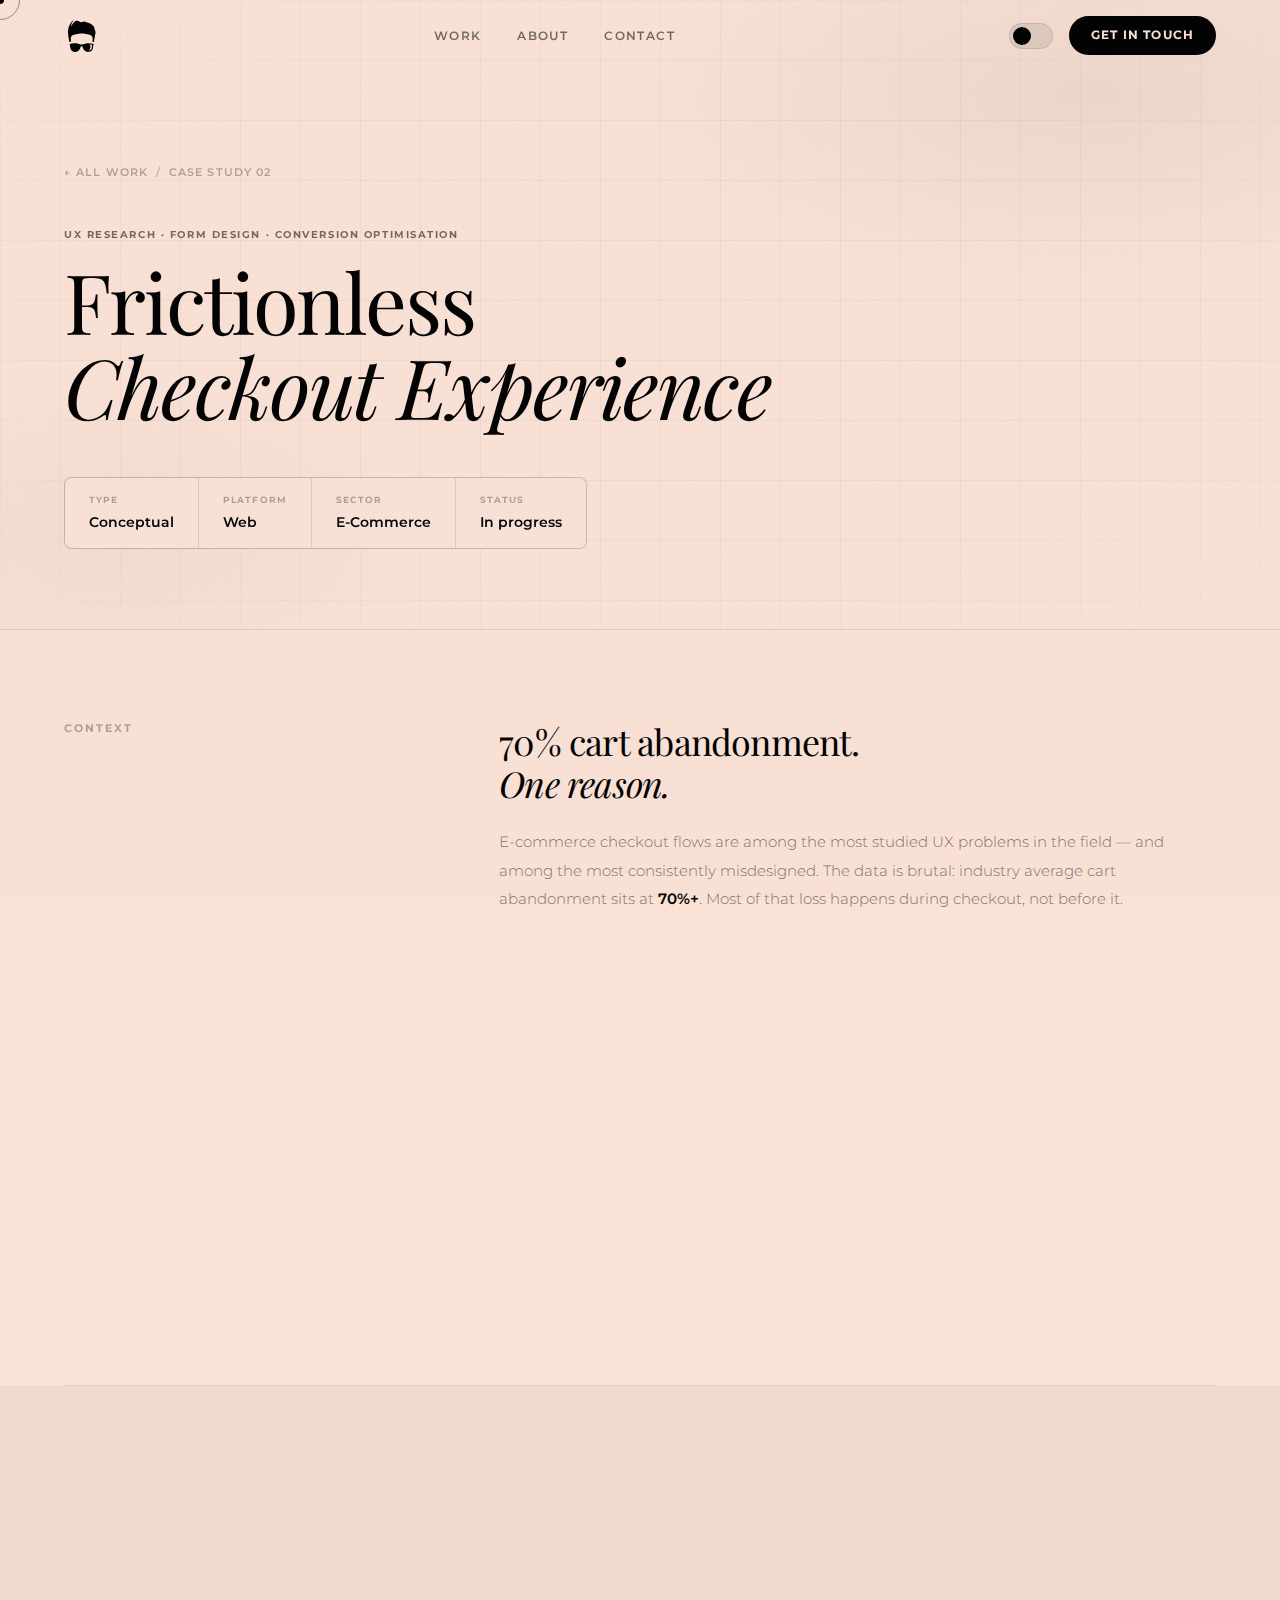
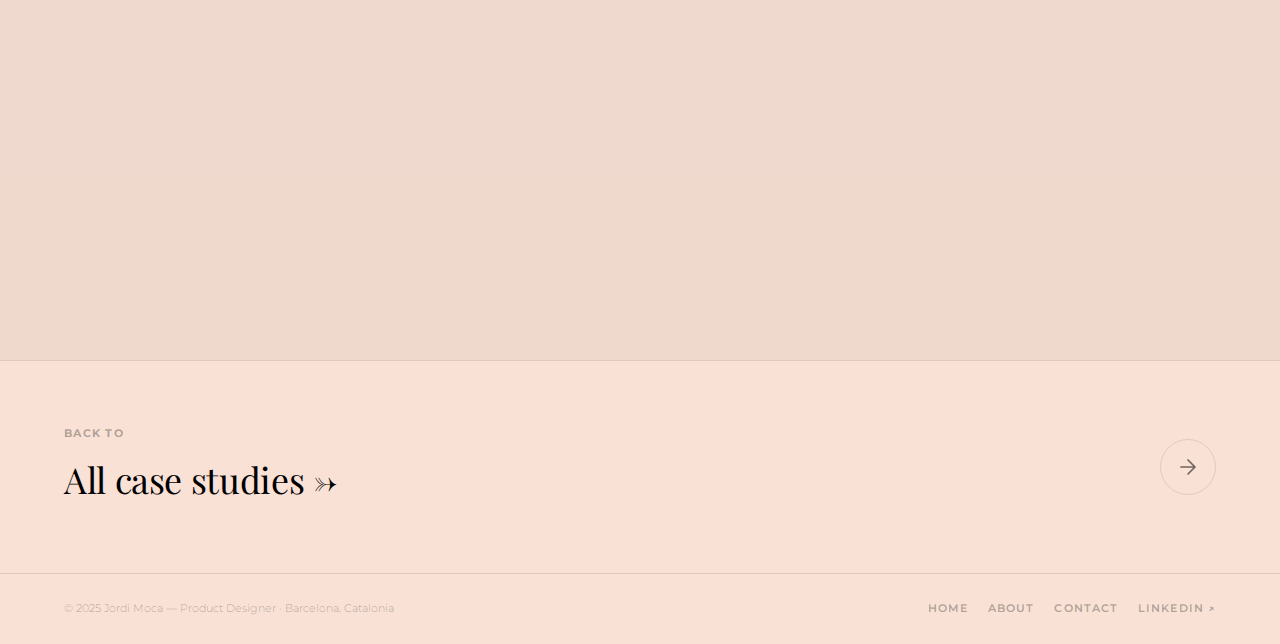
<file: work/fintech-case-study.html>
<!DOCTYPE html>
<html lang="en">
<head>
<meta charset="UTF-8"/>
<meta name="viewport" content="width=device-width, initial-scale=1.0"/>
<meta http-equiv="X-UA-Compatible" content="IE=edge"/>
<title>Frictionless Checkout — Jordi Moca Case Study</title>
<meta name="description" content="UX case study coming soon: redesigning an e-commerce checkout to reduce cart abandonment from 70%. Steps 4→2, fields 14→8, guest checkout as default."/>
<meta name="author" content="Jordi Moca"/>
<meta name="robots" content="index, follow"/>
<link rel="canonical" href="https://jordimoca.com/work/fintech-case-study.html"/>
<meta property="og:type" content="article"/>
<meta property="og:url" content="https://jordimoca.com/work/fintech-case-study.html"/>
<meta property="og:title" content="Frictionless Checkout — Jordi Moca Case Study"/>
<meta property="og:description" content="UX case study coming soon: redesigning an e-commerce checkout to reduce cart abandonment from 70%. Steps 4→2, fields 14→8, guest checkout as default."/>
<meta property="og:image" content="https://jordimoca.com/images/og-image.jpg"/>
<meta property="og:locale" content="en_GB"/>
<meta property="og:site_name" content="Jordi Moca — Product Designer"/>
<meta name="twitter:card" content="summary_large_image"/>
<meta name="twitter:title" content="Frictionless Checkout — Jordi Moca Case Study"/>
<meta name="twitter:description" content="UX case study coming soon: redesigning an e-commerce checkout to reduce cart abandonment from 70%. Steps 4→2, fields 14→8, guest checkout as default."/>
<link rel="icon" type="image/svg+xml" href="../favicon.svg"/>
<link rel="preconnect" href="https://fonts.googleapis.com"/>
<link rel="preconnect" href="https://fonts.gstatic.com" crossorigin/>
<link href="https://fonts.googleapis.com/css2?family=Playfair+Display:ital,wght@0,400;0,500;0,700;1,400;1,500&family=Montserrat:wght@300;400;500;600;700&display=swap" rel="stylesheet"/>
<link rel="stylesheet" href="../css/styles.css"/>
<script type="application/ld+json">{
  "@context": "https://schema.org",
  "@type": "CreativeWork",
  "name": "Frictionless Checkout Experience",
  "description": "UX case study: redesigning an e-commerce checkout to reduce cart abandonment through fewer steps, fewer fields, and a guest-first default.",
  "author": {"@type": "Person", "name": "Jordi Moca"},
  "url": "https://jordimoca.com/work/fintech-case-study.html"
}</script>
<script>(function(){var t=localStorage.getItem('jm-theme');var s=window.matchMedia('(prefers-color-scheme:dark)').matches?'dark':'light';document.documentElement.setAttribute('data-theme',t||s);})();</script>
</head>
<body>

<div class="grain-overlay" aria-hidden="true"></div>
<div class="scroll-progress" id="scroll-progress" aria-hidden="true"></div>
<div class="cur-dot" id="cur-dot" aria-hidden="true"></div>
<div class="cur-ring" id="cur-ring" aria-hidden="true"></div>
<a class="skip-link" href="#main">Skip to main content</a>

<header role="banner">
  <nav class="site-nav" id="site-nav" aria-label="Main navigation">
    <div class="nav-inner">
      <a class="nav-logo" href="../index.html" aria-label="Jordi Moca — Home">
        <svg xmlns="http://www.w3.org/2000/svg" viewBox="0 0 875 1017" fill="none" aria-hidden="true" focusable="false">
          <path d="M176.06 0C176.39 0.99 176.72 1.98 177.06 3C175.83 4.99609 175.83 4.99609 173.873 7.4375C160.4 25.2601 149.793 45.8858 140.058 65.9561C139.049 68.0229 138.018 70.0777 136.986 72.1328C116.589 113.303 96.0603 166.563 96.0603 213C96.4659 212.09 96.4659 212.09 96.8797 211.162C110.105 181.61 125.106 153.314 144.06 127C144.618 126.226 145.175 125.453 145.749 124.656C152.582 115.208 159.504 105.885 167.06 97C167.511 96.466 167.961 95.932 168.426 95.3818C175.438 87.0725 182.57 78.8846 190.06 71C190.713 70.3083 191.365 69.6165 192.037 68.9038C201.878 58.5367 211.685 49.247 224.06 42C224.696 41.627 225.332 41.254 225.987 40.8696C254.108 24.7974 287.99 21.6789 319.06 30C320.161 30.2887 321.262 30.5775 322.396 30.875C334.069 34.38 344.846 40.4606 355.06 47C383.127 64.9435 415.647 73.5294 448.74 66.4248C459.203 63.8631 469.25 60.2506 479.299 56.4089C486.441 53.7342 493.503 52.1259 501.06 51C501.925 50.8698 502.79 50.7396 503.681 50.6055C506.146 50.302 508.58 50.1223 511.06 50C512.119 49.9471 513.177 49.8943 514.267 49.8398C540.4 49.1887 562.737 56.9081 585.31 69.3359C594.376 74.3001 603.045 78.2337 613.06 81C614.117 81.2952 615.174 81.5904 616.263 81.8945C623.736 83.7266 631.091 84.3812 638.748 84.9375C674.138 87.5573 699.977 102.159 727.452 123.739C729.136 125.059 730.826 126.37 732.517 127.68C738.926 132.659 745.216 137.748 751.383 143.024C754.665 145.831 757.995 148.558 761.373 151.25C766.839 155.694 771.948 160.483 777.052 165.333C780.63 168.734 784.248 172.076 787.931 175.363C816.236 200.757 837.809 228.732 841.06 268C841.135 270.088 841.192 272.177 841.236 274.266C841.26 275.404 841.284 276.542 841.308 277.715C841.351 280.056 841.382 282.397 841.402 284.738C841.715 297.662 845.384 306.906 852.873 317.312C874.108 348.061 878.554 381.607 872.06 417.927C871.74 419.79 871.422 421.654 871.105 423.517C870.275 428.38 869.424 433.24 868.569 438.099C867.747 442.788 866.947 447.48 866.145 452.173C864.323 462.809 862.47 473.44 860.612 484.071C859.68 489.41 858.75 494.75 857.82 500.089C856.257 509.056 854.693 518.023 853.128 526.989C851.545 536.054 849.964 545.12 848.384 554.186C848.19 555.3 847.995 556.414 847.795 557.562C847.016 562.034 846.236 566.507 845.457 570.98C843.377 582.915 841.295 594.849 839.209 606.783C838.488 610.906 837.767 615.03 837.046 619.153C836.785 620.645 836.785 620.645 836.519 622.167C834.386 634.369 832.268 646.574 830.172 658.783C829.356 663.533 828.534 668.282 827.713 673.031C827.1 676.593 826.495 680.157 825.891 683.721C825.535 685.781 825.178 687.84 824.821 689.9C824.669 690.814 824.517 691.728 824.36 692.67C823.288 698.772 823.288 698.772 821.06 701C815.473 699.329 809.886 697.656 804.3 695.983C802.401 695.414 800.502 694.846 798.603 694.278C795.867 693.46 793.132 692.64 790.396 691.82C789.552 691.568 788.708 691.316 787.839 691.056C783.555 689.771 779.295 688.443 775.06 687C775.644 675.11 776.821 663.331 778.159 651.505C778.735 646.398 779.292 641.289 779.849 636.18C780.011 634.696 780.011 634.696 780.176 633.182C784.609 592.407 786.433 551.857 760.127 517.52C756.585 513.201 752.891 509.062 749.06 505C748.448 504.323 747.836 503.646 747.205 502.949C732.306 487.098 712.248 478.841 692.06 472C690.882 471.599 689.704 471.198 688.49 470.785C634.468 452.495 578.939 440.069 522.248 433.688C520.948 433.54 519.649 433.393 518.31 433.241C513.897 432.776 509.482 432.372 505.06 432C503.547 431.871 503.547 431.871 502.003 431.739C481.07 430.008 460.226 429.635 439.231 429.682C436.644 429.688 434.058 429.69 431.471 429.693C407.326 429.729 383.308 429.998 359.292 432.747C356.933 433.014 354.572 433.268 352.211 433.52C293.553 439.836 236.318 452.897 180.435 471.75C179.666 472.006 178.897 472.262 178.104 472.526C144.73 483.703 117.512 502.839 101.189 534.59C88.3085 560.529 87.1427 586.678 89.6853 615.062C89.8669 617.194 90.0483 619.326 90.2293 621.458C91.6425 637.745 93.4457 653.981 95.4846 670.201C95.5898 671.039 95.6949 671.877 95.8032 672.74C95.9994 674.292 96.1982 675.843 96.4002 677.394C96.8146 680.642 97.0603 683.717 97.0603 687C79.4318 692.468 61.7672 697.792 44.0603 703C40.1628 684.504 36.9975 665.877 33.7615 647.257C33.2782 644.476 32.7942 641.696 32.31 638.916C30.6092 629.148 28.9113 619.379 27.2158 609.61C25.655 600.617 24.0871 591.626 22.5159 582.635C21.152 574.828 19.7936 567.019 18.4391 559.211C17.6369 554.586 16.8326 549.962 16.0226 545.34C12.8026 526.952 9.73718 508.563 7.23781 490.062C7.1372 489.321 7.0366 488.58 6.93294 487.816C3.0627 459.09 1.08272 430.262 0.557636 401.289C0.497915 398.005 0.432845 394.721 0.366963 391.438C0.246768 385.292 0.14516 379.146 0.060322 373C0.0489823 372.196 0.0376426 371.392 0.0259592 370.563C-0.191234 352.942 0.9625 335.539 3.18532 318.062C3.29225 317.212 3.39919 316.362 3.50936 315.486C14.3577 230.134 46.0089 148.14 99.0603 80C99.9043 78.8999 100.748 77.7996 101.592 76.6992C108.421 67.8448 115.629 59.3535 123.06 51C123.525 50.4765 123.989 49.953 124.467 49.4136C131.318 41.7279 138.544 34.4174 145.81 27.125C147.142 25.7867 147.142 25.7867 148.5 24.4214C153.525 19.4083 158.636 14.5792 164.06 10C164.636 9.51306 165.212 9.02611 165.805 8.52441C167.385 7.1973 168.971 5.87812 170.56 4.5625C171.097 4.11713 171.633 3.67176 172.185 3.21289C173.476 2.14099 174.768 1.07035 176.06 0Z" fill="currentColor"/>
<path d="M218.36 736.815C221.227 736.813 224.094 736.794 226.961 736.775C243.904 736.723 261.122 737.322 277.685 741.188C279.1 741.508 279.1 741.508 280.544 741.835C293.615 744.923 306.001 749.626 318.31 754.938C389.863 785.71 471.977 785.103 544.246 757.123C548.489 755.43 552.682 753.629 556.873 751.812C585.181 739.543 614.621 736.569 645.185 736.688C646.172 736.689 647.16 736.691 648.177 736.693C695.617 736.839 741.901 743.889 787.435 757.188C788.158 757.398 788.881 757.608 789.626 757.824C797.343 760.082 804.803 762.5 812.06 766C811.463 774.138 810.306 782.094 808.899 790.128C808.572 792.025 808.572 792.025 808.238 793.961C807.645 797.4 807.046 800.838 806.446 804.276C805.943 807.163 805.442 810.05 804.941 812.937C803.758 819.76 802.569 826.581 801.378 833.402C800.156 840.399 798.943 847.397 797.733 854.395C796.688 860.439 795.638 866.482 794.584 872.524C793.957 876.117 793.332 879.71 792.712 883.304C786.027 922.041 774.751 958.087 741.373 982.125C728.72 990.934 715.449 998.439 701.06 1004C700.385 1004.26 699.709 1004.53 699.013 1004.8C659.859 1019.68 610.644 1021.59 571.701 1004.78C553.969 996.334 539.203 984.454 525.06 971C524.305 970.309 523.55 969.618 522.771 968.906C511.636 958.378 502.599 945.278 495.06 932C494.43 930.913 493.8 929.827 493.15 928.707C481.982 908.963 474.917 887.33 468.043 865.815C467.7 864.763 467.358 863.71 467.006 862.625C466.546 861.198 466.546 861.198 466.076 859.742C461.886 848.434 453.745 839.509 443.06 834C437.982 831.823 433.323 831 427.931 832.652C415.553 837.668 406.627 846.87 401.296 858.927C399.258 863.995 397.762 869.194 396.248 874.438C385.735 909.498 370.19 941.15 345.06 968C344.189 968.937 343.317 969.874 342.42 970.84C314.573 1000.1 279.148 1014.88 239.06 1016C238.317 1016.02 237.573 1016.04 236.807 1016.07C209.009 1016.76 182.436 1011.53 157.06 1000C156.346 999.678 155.631 999.355 154.894 999.023C124.294 985.018 97.5934 961.656 85.3606 929.716C80.0448 914.965 77.3526 899.876 74.7933 884.456C74.1824 880.798 73.5528 877.143 72.9246 873.488C72.1299 868.858 71.3369 864.228 70.5518 859.597C68.5529 847.81 66.4883 836.036 64.3963 824.266C64.0922 822.552 63.7883 820.839 63.4844 819.126C62.3014 812.458 61.1182 805.79 59.9306 799.123C59.2384 795.235 58.5505 791.346 57.8658 787.457C57.6129 786.026 57.3586 784.594 57.1026 783.163C56.7522 781.203 56.4076 779.242 56.0632 777.281C55.8685 776.183 55.6737 775.085 55.4731 773.953C55.0955 771.252 54.9793 768.722 55.0603 766C94.5345 749.49 139.495 741.002 182.06 738C183.237 737.914 184.413 737.828 185.625 737.739C196.536 736.99 207.425 736.814 218.36 736.815ZM689.06 779C687.706 781.986 687.706 781.986 689.177 784.793C689.758 785.913 690.338 787.033 690.935 788.188C691.249 788.799 691.563 789.41 691.886 790.041C694.359 794.808 697.017 799.465 699.685 804.125C714.122 829.458 716.715 856.991 709.06 885C707.951 888.571 706.734 892.099 705.49 895.625C705.143 896.614 704.797 897.603 704.44 898.621C700.456 909.873 696.084 920.968 691.685 932.062C690.474 935.127 689.265 938.192 688.057 941.257C687.315 943.138 686.572 945.018 685.826 946.897C682.008 956.146 682.008 956.146 681.06 966C688.301 968.131 695.466 964.389 701.882 961.053C727.86 946.403 742.69 922.633 750.658 894.496C756.76 871.829 761.17 847.949 761.31 824.438C761.331 823.569 761.352 822.701 761.373 821.807C761.432 811.819 758.867 802.515 752.06 795C737.4 783.12 712.101 778.68 693.56 778.938C692.704 778.947 691.848 778.956 690.967 778.965C690.337 778.976 689.708 778.988 689.06 779Z" fill="currentColor"/>
        </svg>
      </a>
      <nav aria-label="Primary navigation">
        <ul class="nav-links" role="list">
          <li><a href="../index.html#work">Work</a></li>
          <li><a href="../about.html">About</a></li>
          <li><a href="../index.html#contact">Contact</a></li>
        </ul>
      </nav>
      <div class="nav-right">
        <button class="theme-toggle" id="theme-toggle" aria-label="Toggle light/dark mode" aria-pressed="false"></button>
        <a href="mailto:jordimoca@gmail.com" class="nav-cta" aria-label="Send an email to Jordi Moca">Get in touch</a>
        <button class="hamburger" id="hamburger" aria-label="Open navigation menu" aria-expanded="false" aria-controls="mob-menu">
          <span></span><span></span><span></span>
        </button>
      </div>
    </div>
  </nav>
</header>

<div class="mob-menu" id="mob-menu" role="dialog" aria-label="Mobile navigation" aria-modal="true">
  <a href="../index.html#work">Work</a>
  <a href="../about.html">About</a>
  <a href="../index.html#contact">Contact</a>
  <a href="mailto:jordimoca@gmail.com">Email me</a>
</div>

<main id="main">

<!-- ══ HERO ══ -->
<header class="cs-hero" style="min-height:70svh" aria-labelledby="cs2-title">
  <div class="cs-hero__ambient" aria-hidden="true"></div>
  <div class="cs-hero__grid" aria-hidden="true"></div>
  <div class="cs-hero__inner">

    <nav class="breadcrumb" aria-label="Breadcrumb">
      <a href="../index.html">&larr; All work</a>
      <span class="breadcrumb__sep" aria-hidden="true">/</span>
      <span aria-current="page">Case Study 02</span>
    </nav>

    <p class="cs-hero__tag">UX Research &middot; Form Design &middot; Conversion Optimisation</p>

    <h1 id="cs2-title" class="cs-hero__title">
      Frictionless<br><em>Checkout Experience</em>
    </h1>

    <dl class="cs-meta" aria-label="Project metadata">
      <div class="cs-meta__cell">
        <dt class="cs-meta__label">Type</dt>
        <dd class="cs-meta__value">Conceptual</dd>
      </div>
      <div class="cs-meta__cell">
        <dt class="cs-meta__label">Platform</dt>
        <dd class="cs-meta__value">Web</dd>
      </div>
      <div class="cs-meta__cell">
        <dt class="cs-meta__label">Sector</dt>
        <dd class="cs-meta__value">E-Commerce</dd>
      </div>
      <div class="cs-meta__cell">
        <dt class="cs-meta__label">Status</dt>
        <dd class="cs-meta__value">In progress</dd>
      </div>
    </dl>

  </div>
</header>

<!-- ══ TEASER CONTENT ══ -->
<section class="cs-section" aria-labelledby="cs2-context-h">
  <div class="container">
    <div class="two-col">
      <div class="sticky-label">
        <p class="section-eyebrow" id="cs2-context-h">Context</p>
      </div>
      <div>
        <h2 class="t-h2 reveal">70% cart abandonment.<br><em>One reason.</em></h2>
        <p class="t-body reveal reveal-d1">
          E-commerce checkout flows are among the most studied UX problems in the field &mdash; and among the most consistently misdesigned. The data is brutal: industry average cart abandonment sits at <strong>70%+</strong>. Most of that loss happens during checkout, not before it.
        </p>
        <p class="t-body reveal reveal-d2">
          The common culprits are well-known: too many steps, too many required fields, forced account creation, surprise costs at the final stage. This case study takes a structured approach to eliminating each one.
        </p>

        <div class="cs-callout reveal reveal-d2">
          <p><strong>Target state:</strong> Steps 4&rarr;2. Required fields 14&rarr;8. Guest checkout as the primary flow, account creation as an opt-in after purchase.</p>
        </div>

        <p class="t-body reveal reveal-d3">
          The full write-up &mdash; including research methodology, wireframe progression, and final UI &mdash; is in progress. Check back soon, or drop me a line if you&rsquo;d like to discuss the approach.
        </p>

        <div style="margin-top:40px;display:flex;gap:24px;align-items:center;flex-wrap:wrap" class="reveal reveal-d4">
          <a href="mailto:jordimoca@gmail.com" class="nav-cta" style="display:inline-block;text-decoration:none" aria-label="Email Jordi Moca to discuss this project">Discuss this project</a>
          <a href="../index.html#work" class="contact-link" aria-label="Back to all work">Back to all work</a>
        </div>
      </div>
    </div>
  </div>
</section>

<hr class="section-hr" aria-hidden="true"/>

<!-- ══ PREVIEW OUTCOMES ══ -->
<section class="cs-section cs-section--surface" aria-labelledby="cs2-outcome-h">
  <div class="container">
    <p class="section-eyebrow reveal">Anticipated Impact</p>
    <h2 class="t-h2 reveal reveal-d1" id="cs2-outcome-h">
      What we&rsquo;re<br><em>aiming for</em>
    </h2>
    <p class="t-body reveal reveal-d2" style="max-width:520px">
      These are the design targets being tested. Final measured outcomes will be published with the full case study.
    </p>
    <div class="outcome-grid reveal reveal-d3" role="list" aria-label="Design targets">
      <div class="outcome-cell" role="listitem">
        <div class="outcome-cell__number">4&rarr;2</div>
        <div class="outcome-cell__label">Checkout steps</div>
        <div class="outcome-cell__desc">Shipping and payment collapsed into a single streamlined view</div>
      </div>
      <div class="outcome-cell" role="listitem">
        <div class="outcome-cell__number">14&rarr;8</div>
        <div class="outcome-cell__label">Required fields</div>
        <div class="outcome-cell__desc">Every field justified against business need or removed</div>
      </div>
      <div class="outcome-cell" role="listitem">
        <div class="outcome-cell__number">100%</div>
        <div class="outcome-cell__label">Guest-first</div>
        <div class="outcome-cell__desc">Account creation becomes an optional post-purchase step, not a gate</div>
      </div>
    </div>
  </div>
</section>

<!-- ══ NEXT ══ -->
<a class="next-cs" href="../index.html#work" aria-label="Back to all case studies">
  <div>
    <div class="next-cs__label">Back to</div>
    <div class="next-cs__title">All case studies &rarr;</div>
  </div>
  <div class="next-cs__arrow" aria-hidden="true"><svg width="18" height="18" viewBox="0 0 18 18" fill="none" aria-hidden="true"><path d="M2 9h14M9 2l7 7-7 7" stroke="currentColor" stroke-width="1.7" stroke-linecap="round" stroke-linejoin="round"/></svg></div>
</a>

</main>

<footer class="site-footer" role="contentinfo">
  <div class="footer-inner">
    <p class="footer-copy">&copy; 2025 Jordi Moca &mdash; Product Designer &middot; Barcelona, Catalonia</p>
    <nav class="footer-links" aria-label="Footer navigation">
      <a href="../index.html">Home</a>
      <a href="../about.html">About</a>
      <a href="mailto:jordimoca@gmail.com">Contact</a>
      <a href="https://www.linkedin.com/in/jordimoca/" target="_blank" rel="noopener noreferrer">LinkedIn &#8599;</a>
    </nav>
  </div>
</footer>
<script src="../js/main.js"></script>
</body>
</html>
</file>
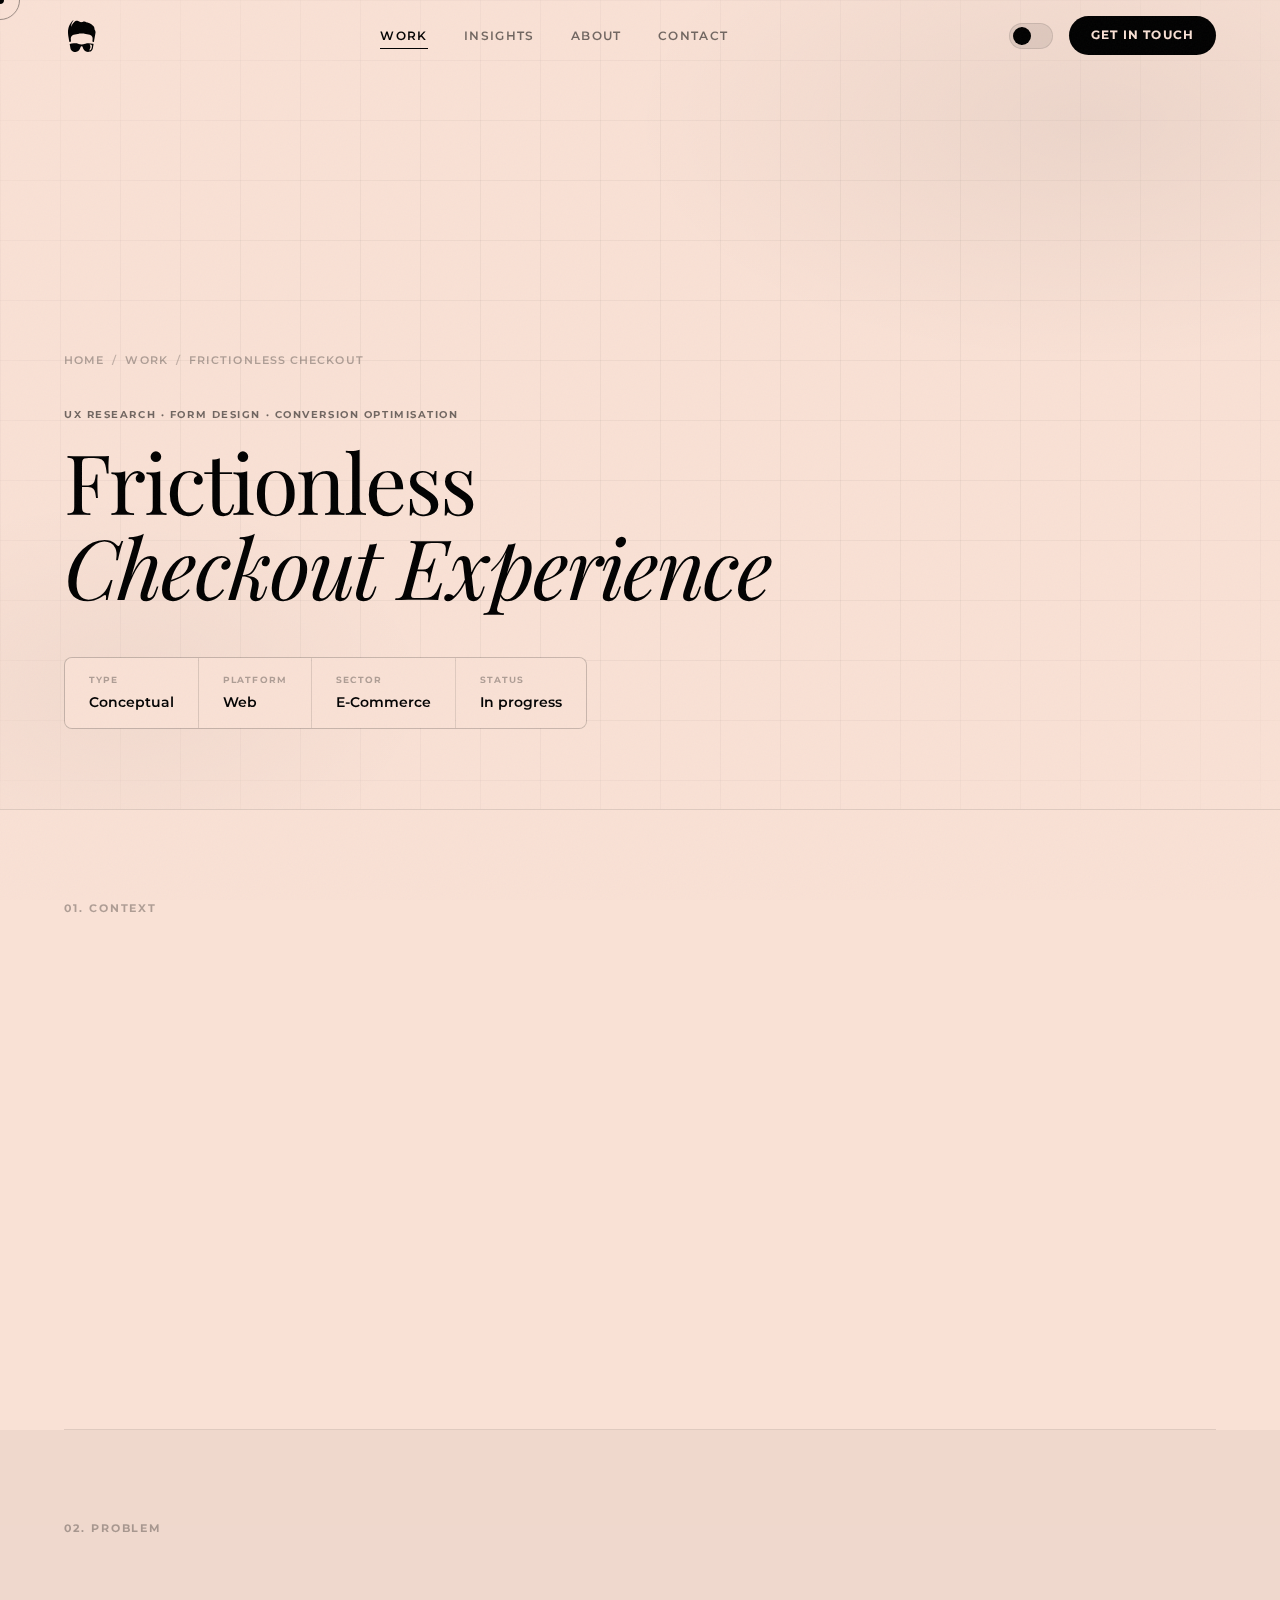
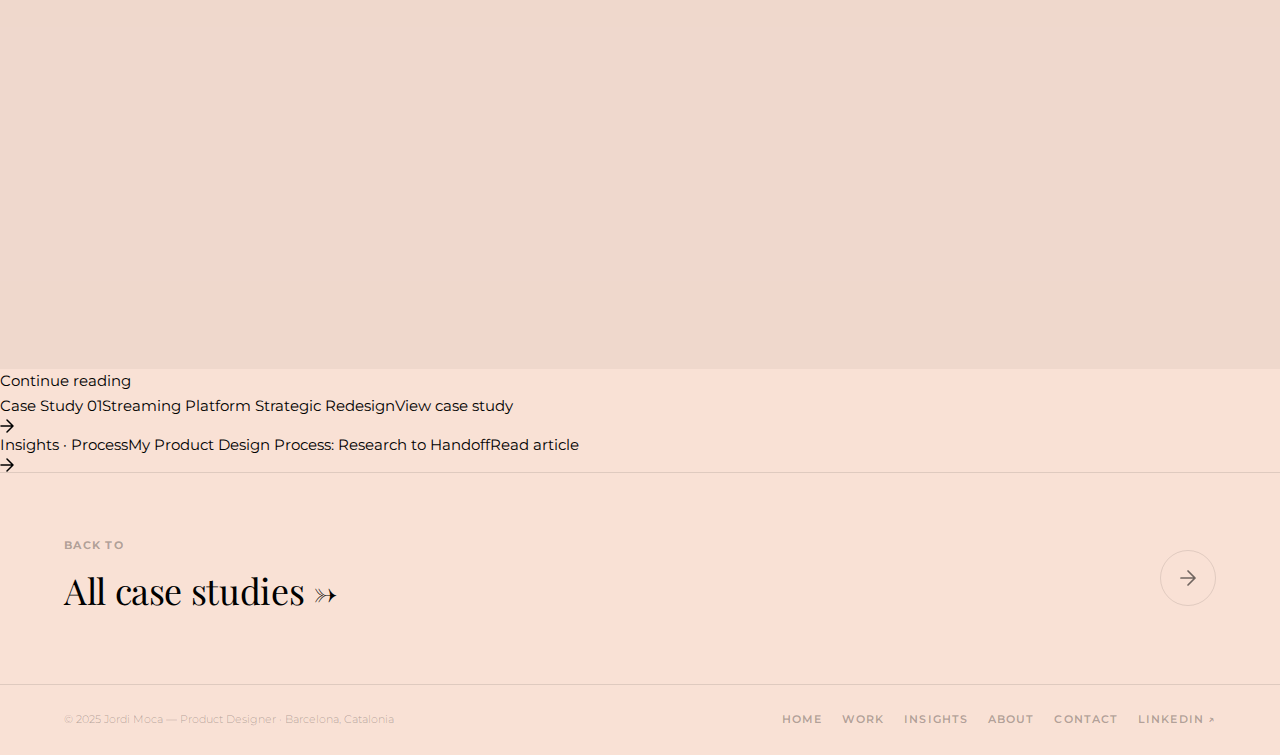
<file: work/fintech-product-design.html>
<!DOCTYPE html>
<html lang="en">
<head>
<meta charset="UTF-8"/>
<meta name="viewport" content="width=device-width, initial-scale=1.0"/>
<meta http-equiv="X-UA-Compatible" content="IE=edge"/>

<!-- Primary SEO -->
<title>Frictionless Checkout Experience — UX Case Study | Jordi Moca</title>
<meta name="description" content="UX case study: redesigning an e-commerce checkout to cut cart abandonment. Steps 4→2, required fields 14→8, guest checkout as default. Full design process and key decisions."/>
<meta name="author" content="Jordi Moca"/>
<meta name="robots" content="index, follow, max-snippet:-1, max-image-preview:large, max-video-preview:-1"/>
<link rel="canonical" href="https://jordimoca.com/work/fintech-product-design.html"/>

<!-- Open Graph -->
<meta property="og:type" content="article"/>
<meta property="og:url" content="https://jordimoca.com/work/fintech-product-design.html"/>
<meta property="og:title" content="Frictionless Checkout Experience — UX Case Study | Jordi Moca"/>
<meta property="og:description" content="UX case study: redesigning an e-commerce checkout to cut cart abandonment. Steps 4→2, required fields 14→8, guest checkout as default. Full design process and key decisions."/>
<meta property="og:image" content="https://jordimoca.com/images/og-image.jpg"/>
<meta property="og:image:width" content="1200"/>
<meta property="og:image:height" content="630"/>
<meta property="og:locale" content="en_GB"/>
<meta property="og:site_name" content="Jordi Moca — Product Designer"/>

<!-- Twitter Card -->
<meta name="twitter:card" content="summary_large_image"/>
<meta name="twitter:title" content="Frictionless Checkout Experience — UX Case Study | Jordi Moca"/>
<meta name="twitter:description" content="UX case study: redesigning an e-commerce checkout to cut cart abandonment. Steps 4→2, required fields 14→8, guest checkout as default. Full design process and key decisions."/>
<meta name="twitter:image" content="https://jordimoca.com/images/og-image.jpg"/>

<!-- Favicon -->
<link rel="icon" type="image/svg+xml" href="../favicon.svg"/>

<!-- Preload fonts -->
<link rel="preconnect" href="https://fonts.googleapis.com"/>
<link rel="preconnect" href="https://fonts.gstatic.com" crossorigin/>
<link rel="preload" href="https://fonts.googleapis.com/css2?family=Playfair+Display:ital,wght@0,400;0,700;1,400&family=Montserrat:wght@300;400;600;700&display=swap" as="style" onload="this.onload=null;this.rel='stylesheet'"/>
<noscript><link rel="stylesheet" href="https://fonts.googleapis.com/css2?family=Playfair+Display:ital,wght@0,400;0,700;1,400&family=Montserrat:wght@300;400;600;700&display=swap"/></noscript>

<!-- Stylesheet -->
<link rel="stylesheet" href="../css/styles.css"/>

<script type="application/ld+json">
{
  "@context": "https://schema.org",
  "@type": "CreativeWork",
  "name": "Frictionless Checkout Experience",
  "description": "UX case study: redesigning an e-commerce checkout flow to reduce cart abandonment. Steps 4 to 2, required fields 14 to 8, guest checkout as default.",
  "author": {"@type": "Person","name": "Jordi Moca","url": "https://jordimoca.com"},
  "url": "https://jordimoca.com/work/fintech-product-design.html",
  "keywords": ["UX design","checkout optimisation","form design","conversion rate","cart abandonment","e-commerce UX"],
  "breadcrumb": {
    "@type": "BreadcrumbList",
    "itemListElement": [
      {"@type": "ListItem","position": 1,"name": "Home","item": "https://jordimoca.com/"},
      {"@type": "ListItem","position": 2,"name": "Work","item": "https://jordimoca.com/work/"},
      {"@type": "ListItem","position": 3,"name": "Frictionless Checkout","item": "https://jordimoca.com/work/fintech-product-design.html"}
    ]
  }
}
</script>

<!-- Anti-FOUC -->
<script>(function(){var t=localStorage.getItem('jm-theme');var s=window.matchMedia('(prefers-color-scheme:dark)').matches?'dark':'light';document.documentElement.setAttribute('data-theme',t||s);})();</script>
</head>
<body>

<!-- Chrome -->
<div class="grain-overlay" aria-hidden="true"></div>
<div class="scroll-progress" id="scroll-progress" aria-hidden="true"></div>
<div class="cur-dot" id="cur-dot" aria-hidden="true"></div>
<div class="cur-ring" id="cur-ring" aria-hidden="true"></div>
<a class="skip-link" href="#main">Skip to main content</a>

<header role="banner">
  <nav class="site-nav" id="site-nav" aria-label="Primary navigation">
    <div class="nav-inner">
      <a class="nav-logo" href="../" aria-label="Jordi Moca — go to homepage">
        <svg xmlns="http://www.w3.org/2000/svg" viewBox="0 0 875 1017" fill="none" aria-hidden="true" focusable="false" ><path d="M176.06 0C176.39 0.99 176.72 1.98 177.06 3C175.83 4.99609 175.83 4.99609 173.873 7.4375C160.4 25.2601 149.793 45.8858 140.058 65.9561C139.049 68.0229 138.018 70.0777 136.986 72.1328C116.589 113.303 96.0603 166.563 96.0603 213C96.4659 212.09 96.4659 212.09 96.8797 211.162C110.105 181.61 125.106 153.314 144.06 127C144.618 126.226 145.175 125.453 145.749 124.656C152.582 115.208 159.504 105.885 167.06 97C167.511 96.466 167.961 95.932 168.426 95.3818C175.438 87.0725 182.57 78.8846 190.06 71C190.713 70.3083 191.365 69.6165 192.037 68.9038C201.878 58.5367 211.685 49.247 224.06 42C224.696 41.627 225.332 41.254 225.987 40.8696C254.108 24.7974 287.99 21.6789 319.06 30C320.161 30.2887 321.262 30.5775 322.396 30.875C334.069 34.38 344.846 40.4606 355.06 47C383.127 64.9435 415.647 73.5294 448.74 66.4248C459.203 63.8631 469.25 60.2506 479.299 56.4089C486.441 53.7342 493.503 52.1259 501.06 51C501.925 50.8698 502.79 50.7396 503.681 50.6055C506.146 50.302 508.58 50.1223 511.06 50C512.119 49.9471 513.177 49.8943 514.267 49.8398C540.4 49.1887 562.737 56.9081 585.31 69.3359C594.376 74.3001 603.045 78.2337 613.06 81C614.117 81.2952 615.174 81.5904 616.263 81.8945C623.736 83.7266 631.091 84.3812 638.748 84.9375C674.138 87.5573 699.977 102.159 727.452 123.739C729.136 125.059 730.826 126.37 732.517 127.68C738.926 132.659 745.216 137.748 751.383 143.024C754.665 145.831 757.995 148.558 761.373 151.25C766.839 155.694 771.948 160.483 777.052 165.333C780.63 168.734 784.248 172.076 787.931 175.363C816.236 200.757 837.809 228.732 841.06 268C841.135 270.088 841.192 272.177 841.236 274.266C841.26 275.404 841.284 276.542 841.308 277.715C841.351 280.056 841.382 282.397 841.402 284.738C841.715 297.662 845.384 306.906 852.873 317.312C874.108 348.061 878.554 381.607 872.06 417.927C871.74 419.79 871.422 421.654 871.105 423.517C870.275 428.38 869.424 433.24 868.569 438.099C867.747 442.788 866.947 447.48 866.145 452.173C864.323 462.809 862.47 473.44 860.612 484.071C859.68 489.41 858.75 494.75 857.82 500.089C856.257 509.056 854.693 518.023 853.128 526.989C851.545 536.054 849.964 545.12 848.384 554.186C848.19 555.3 847.995 556.414 847.795 557.562C847.016 562.034 846.236 566.507 845.457 570.98C843.377 582.915 841.295 594.849 839.209 606.783C838.488 610.906 837.767 615.03 837.046 619.153C836.785 620.645 836.785 620.645 836.519 622.167C834.386 634.369 832.268 646.574 830.172 658.783C829.356 663.533 828.534 668.282 827.713 673.031C827.1 676.593 826.495 680.157 825.891 683.721C825.535 685.781 825.178 687.84 824.821 689.9C824.669 690.814 824.517 691.728 824.36 692.67C823.288 698.772 823.288 698.772 821.06 701C815.473 699.329 809.886 697.656 804.3 695.983C802.401 695.414 800.502 694.846 798.603 694.278C795.867 693.46 793.132 692.64 790.396 691.82C789.552 691.568 788.708 691.316 787.839 691.056C783.555 689.771 779.295 688.443 775.06 687C775.644 675.11 776.821 663.331 778.159 651.505C778.735 646.398 779.292 641.289 779.849 636.18C780.011 634.696 780.011 634.696 780.176 633.182C784.609 592.407 786.433 551.857 760.127 517.52C756.585 513.201 752.891 509.062 749.06 505C748.448 504.323 747.836 503.646 747.205 502.949C732.306 487.098 712.248 478.841 692.06 472C690.882 471.599 689.704 471.198 688.49 470.785C634.468 452.495 578.939 440.069 522.248 433.688C520.948 433.54 519.649 433.393 518.31 433.241C513.897 432.776 509.482 432.372 505.06 432C503.547 431.871 503.547 431.871 502.003 431.739C481.07 430.008 460.226 429.635 439.231 429.682C436.644 429.688 434.058 429.69 431.471 429.693C407.326 429.729 383.308 429.998 359.292 432.747C356.933 433.014 354.572 433.268 352.211 433.52C293.553 439.836 236.318 452.897 180.435 471.75C179.666 472.006 178.897 472.262 178.104 472.526C144.73 483.703 117.512 502.839 101.189 534.59C88.3085 560.529 87.1427 586.678 89.6853 615.062C89.8669 617.194 90.0483 619.326 90.2293 621.458C91.6425 637.745 93.4457 653.981 95.4846 670.201C95.5898 671.039 95.6949 671.877 95.8032 672.74C95.9994 674.292 96.1982 675.843 96.4002 677.394C96.8146 680.642 97.0603 683.717 97.0603 687C79.4318 692.468 61.7672 697.792 44.0603 703C40.1628 684.504 36.9975 665.877 33.7615 647.257C33.2782 644.476 32.7942 641.696 32.31 638.916C30.6092 629.148 28.9113 619.379 27.2158 609.61C25.655 600.617 24.0871 591.626 22.5159 582.635C21.152 574.828 19.7936 567.019 18.4391 559.211C17.6369 554.586 16.8326 549.962 16.0226 545.34C12.8026 526.952 9.73718 508.563 7.23781 490.062C7.1372 489.321 7.0366 488.58 6.93294 487.816C3.0627 459.09 1.08272 430.262 0.557636 401.289C0.497915 398.005 0.432845 394.721 0.366963 391.438C0.246768 385.292 0.14516 379.146 0.060322 373C0.0489823 372.196 0.0376426 371.392 0.0259592 370.563C-0.191234 352.942 0.9625 335.539 3.18532 318.062C3.29225 317.212 3.39919 316.362 3.50936 315.486C14.3577 230.134 46.0089 148.14 99.0603 80C99.9043 78.8999 100.748 77.7996 101.592 76.6992C108.421 67.8448 115.629 59.3535 123.06 51C123.525 50.4765 123.989 49.953 124.467 49.4136C131.318 41.7279 138.544 34.4174 145.81 27.125C147.142 25.7867 147.142 25.7867 148.5 24.4214C153.525 19.4083 158.636 14.5792 164.06 10C164.636 9.51306 165.212 9.02611 165.805 8.52441C167.385 7.1973 168.971 5.87812 170.56 4.5625C171.097 4.11713 171.633 3.67176 172.185 3.21289C173.476 2.14099 174.768 1.07035 176.06 0Z" fill="currentColor"/><path d="M218.36 736.815C221.227 736.813 224.094 736.794 226.961 736.775C243.904 736.723 261.122 737.322 277.685 741.188C279.1 741.508 279.1 741.508 280.544 741.835C293.615 744.923 306.001 749.626 318.31 754.938C389.863 785.71 471.977 785.103 544.246 757.123C548.489 755.43 552.682 753.629 556.873 751.812C585.181 739.543 614.621 736.569 645.185 736.688C646.172 736.689 647.16 736.691 648.177 736.693C695.617 736.839 741.901 743.889 787.435 757.188C788.158 757.398 788.881 757.608 789.626 757.824C797.343 760.082 804.803 762.5 812.06 766C811.463 774.138 810.306 782.094 808.899 790.128C808.572 792.025 808.572 792.025 808.238 793.961C807.645 797.4 807.046 800.838 806.446 804.276C805.943 807.163 805.442 810.05 804.941 812.937C803.758 819.76 802.569 826.581 801.378 833.402C800.156 840.399 798.943 847.397 797.733 854.395C796.688 860.439 795.638 866.482 794.584 872.524C793.957 876.117 793.332 879.71 792.712 883.304C786.027 922.041 774.751 958.087 741.373 982.125C728.72 990.934 715.449 998.439 701.06 1004C700.385 1004.26 699.709 1004.53 699.013 1004.8C659.859 1019.68 610.644 1021.59 571.701 1004.78C553.969 996.334 539.203 984.454 525.06 971C524.305 970.309 523.55 969.618 522.771 968.906C511.636 958.378 502.599 945.278 495.06 932C494.43 930.913 493.8 929.827 493.15 928.707C481.982 908.963 474.917 887.33 468.043 865.815C467.7 864.763 467.358 863.71 467.006 862.625C466.546 861.198 466.546 861.198 466.076 859.742C461.886 848.434 453.745 839.509 443.06 834C437.982 831.823 433.323 831 427.931 832.652C415.553 837.668 406.627 846.87 401.296 858.927C399.258 863.995 397.762 869.194 396.248 874.438C385.735 909.498 370.19 941.15 345.06 968C344.189 968.937 343.317 969.874 342.42 970.84C314.573 1000.1 279.148 1014.88 239.06 1016C238.317 1016.02 237.573 1016.04 236.807 1016.07C209.009 1016.76 182.436 1011.53 157.06 1000C156.346 999.678 155.631 999.355 154.894 999.023C124.294 985.018 97.5934 961.656 85.3606 929.716C80.0448 914.965 77.3526 899.876 74.7933 884.456C74.1824 880.798 73.5528 877.143 72.9246 873.488C72.1299 868.858 71.3369 864.228 70.5518 859.597C68.5529 847.81 66.4883 836.036 64.3963 824.266C64.0922 822.552 63.7883 820.839 63.4844 819.126C62.3014 812.458 61.1182 805.79 59.9306 799.123C59.2384 795.235 58.5505 791.346 57.8658 787.457C57.6129 786.026 57.3586 784.594 57.1026 783.163C56.7522 781.203 56.4076 779.242 56.0632 777.281C55.8685 776.183 55.6737 775.085 55.4731 773.953C55.0955 771.252 54.9793 768.722 55.0603 766C94.5345 749.49 139.495 741.002 182.06 738C183.237 737.914 184.413 737.828 185.625 737.739C196.536 736.99 207.425 736.814 218.36 736.815ZM689.06 779C687.706 781.986 687.706 781.986 689.177 784.793C689.758 785.913 690.338 787.033 690.935 788.188C691.249 788.799 691.563 789.41 691.886 790.041C694.359 794.808 697.017 799.465 699.685 804.125C714.122 829.458 716.715 856.991 709.06 885C707.951 888.571 706.734 892.099 705.49 895.625C705.143 896.614 704.797 897.603 704.44 898.621C700.456 909.873 696.084 920.968 691.685 932.062C690.474 935.127 689.265 938.192 688.057 941.257C687.315 943.138 686.572 945.018 685.826 946.897C682.008 956.146 682.008 956.146 681.06 966C688.301 968.131 695.466 964.389 701.882 961.053C727.86 946.403 742.69 922.633 750.658 894.496C756.76 871.829 761.17 847.949 761.31 824.438C761.331 823.569 761.352 822.701 761.373 821.807C761.432 811.819 758.867 802.515 752.06 795C737.4 783.12 712.101 778.68 693.56 778.938C692.704 778.947 691.848 778.956 690.967 778.965C690.337 778.976 689.708 778.988 689.06 779Z" fill="currentColor"/></svg>
      </a>
      <ul class="nav-links" role="list">
        <li><a href="">Work</a></li>
        <li><a href="../insights/">Insights</a></li>
        <li><a href="../about.html">About</a></li>
        <li><a href="../#contact">Contact</a></li>
      </ul>
      <div class="nav-right">
        <button class="theme-toggle" id="theme-toggle" aria-label="Toggle light/dark mode" aria-pressed="false"></button>
        <a href="mailto:jordimoca@gmail.com" class="nav-cta">Get in touch</a>
        <button class="hamburger" id="hamburger" aria-label="Open menu" aria-expanded="false" aria-controls="mob-menu">
          <span></span><span></span><span></span>
        </button>
      </div>
    </div>
  </nav>
</header>

<div class="mob-menu" id="mob-menu" role="dialog" aria-label="Site navigation" aria-modal="true">
  <a href="">Work</a>
  <a href="../insights/">Insights</a>
  <a href="../about.html">About</a>
  <a href="../#contact">Contact</a>
  <a href="mailto:jordimoca@gmail.com">Email me</a>
</div>

<main id="main">

<header class="cs-hero" aria-labelledby="cs2-title">
  <div class="cs-hero__ambient" aria-hidden="true"></div>
  <div class="cs-hero__grid" aria-hidden="true"></div>
  <div class="cs-hero__inner">
    <nav class="breadcrumb" aria-label="Breadcrumb" style="margin-bottom:36px">
      <a href="../">Home</a><span class="breadcrumb__sep" aria-hidden="true">/</span>
      <a href="./">Work</a><span class="breadcrumb__sep" aria-hidden="true">/</span>
      <span aria-current="page">Frictionless Checkout</span>
    </nav>
    <p class="cs-hero__tag">UX Research &middot; Form Design &middot; Conversion Optimisation</p>
    <h1 id="cs2-title" class="cs-hero__title">Frictionless<br><em>Checkout Experience</em></h1>
    <dl class="cs-meta" aria-label="Project details">
      <div class="cs-meta__cell"><dt class="cs-meta__label">Type</dt><dd class="cs-meta__value">Conceptual</dd></div>
      <div class="cs-meta__cell"><dt class="cs-meta__label">Platform</dt><dd class="cs-meta__value">Web</dd></div>
      <div class="cs-meta__cell"><dt class="cs-meta__label">Sector</dt><dd class="cs-meta__value">E-Commerce</dd></div>
      <div class="cs-meta__cell"><dt class="cs-meta__label">Status</dt><dd class="cs-meta__value">In progress</dd></div>
    </dl>
  </div>
</header>

<!-- CONTEXT -->
<section class="cs-section" aria-labelledby="cs2-context">
  <div class="container"><div class="two-col">
    <div class="sticky-label"><p class="section-eyebrow" id="cs2-context">01. Context</p></div>
    <div>
      <h2 class="t-h2 reveal">70% cart abandonment.<br><em>One root cause.</em></h2>
      <p class="t-body reveal reveal-d1">E-commerce checkout flows are among the most studied UX problems in the field &mdash; and among the most consistently misdesigned. Industry average cart abandonment sits at <strong>70%+</strong>. Most of that loss happens during checkout, not before it.</p>
      <p class="t-body reveal reveal-d2">The common culprits are well-documented: too many steps, too many required fields, forced account creation, surprise costs revealed at the final stage. This case study takes a structured approach to eliminating each one through research-led design decisions.</p>
      <div class="cs-callout reveal reveal-d2"><p><strong>Design target:</strong> Steps 4&rarr;2. Required fields 14&rarr;8. Guest checkout as the primary flow, with account creation as an optional post-purchase step.</p></div>
    </div>
  </div></div>
</section>

<hr class="section-hr" aria-hidden="true"/>

<!-- PROBLEM -->
<section class="cs-section cs-section--surface" aria-labelledby="cs2-problem">
  <div class="container"><div class="two-col">
    <div class="sticky-label"><p class="section-eyebrow" id="cs2-problem">02. Problem</p></div>
    <div>
      <h2 class="t-h2 reveal">Fourteen fields.<br><em>Four steps.</em><br>Zero patience.</h2>
      <p class="t-body reveal reveal-d1">The checkout flow being redesigned had accumulated complexity over several product iterations. Each step had been justified individually but the cumulative effect was a checkout that asked users to make more than 20 discrete interactions before their order was confirmed.</p>
      <ol class="decisions-list reveal reveal-d2" role="list">
        <li class="decision-item"><div class="decision-item__num" aria-hidden="true">&#x2A;</div><div class="decision-item__content"><strong>Forced account creation as a gate</strong><p>Account creation was mandatory before purchase. Users who wanted to buy quickly had no path that didn&rsquo;t require creating and confirming an account first.</p></div></li>
        <li class="decision-item"><div class="decision-item__num" aria-hidden="true">&#x2A;</div><div class="decision-item__content"><strong>Four separate steps with full-page transitions</strong><p>Cart review &rarr; shipping details &rarr; payment &rarr; confirmation. Each transition felt like starting again. Progress indicators existed but didn&rsquo;t reduce the cognitive weight.</p></div></li>
        <li class="decision-item"><div class="decision-item__num" aria-hidden="true">&#x2A;</div><div class="decision-item__content"><strong>14 required fields, many non-essential</strong><p>Phone number, date of birth, newsletter opt-in (pre-checked) and a marketing preference question were all required. No field had been audited for necessity since the initial build.</p></div></li>
        <li class="decision-item"><div class="decision-item__num" aria-hidden="true">&#x2A;</div><div class="decision-item__content"><strong>Delivery cost revealed on the final screen</strong><p>Users regularly abandoned at step 4 after encountering an unexpected delivery cost. The cost was not shown until after entering all their details.</p></div></li>
      </ol>
    </div>
  </div></div>
</section>

<!-- RESEARCH -->
<section class="cs-section" aria-labelledby="cs2-research">
  <div class="container"><div class="two-col">
    <div class="sticky-label"><p class="section-eyebrow" id="cs2-research">03. Research</p></div>
    <div>
      <h2 class="t-h2 reveal">Understanding<br>where users <em>leave</em></h2>
      <p class="t-body reveal reveal-d1">I combined quantitative funnel data with qualitative session recordings and exit interviews. The funnel data showed where users abandoned; the sessions and interviews showed why.</p>
      <ol class="decisions-list reveal reveal-d2" role="list">
        <li class="decision-item"><div class="decision-item__num">1</div><div class="decision-item__content"><strong>47% abandoned at account creation</strong><p>The account gate was the single largest drop-off point. Nearly half of users who reached the checkout left when presented with the registration requirement.</p></div></li>
        <li class="decision-item"><div class="decision-item__num">2</div><div class="decision-item__content"><strong>22% abandoned at the delivery cost reveal</strong><p>Exit surveys confirmed the delivery cost surprise. &ldquo;I would have bought it if I&rsquo;d known the shipping before I started&rdquo; was the most common verbatim response.</p></div></li>
        <li class="decision-item"><div class="decision-item__num">3</div><div class="decision-item__content"><strong>Form fatigue between steps 2 and 3</strong><p>Session recordings showed users slowing down significantly between shipping and payment. Re-entering payment details that their browser had already auto-filled was a noted frustration.</p></div></li>
      </ol>
    </div>
  </div></div>
</section>

<!-- DESIGN PROCESS -->
<section class="cs-section cs-section--surface" aria-labelledby="cs2-process">
  <div class="container"><div class="two-col">
    <div class="sticky-label"><p class="section-eyebrow" id="cs2-process">04. Design Process</p></div>
    <div>
      <h2 class="t-h2 reveal">Audit every field.<br><em>Justify or remove.</em></h2>
      <p class="t-body reveal reveal-d1">The redesign process began with a field-level audit. Every required field was mapped against two questions: <em>does the business genuinely need this?</em> and <em>does it need to be collected at this point?</em> Fields that failed either test were removed or deferred.</p>
      <ol class="decisions-list reveal reveal-d2" role="list">
        <li class="decision-item"><div class="decision-item__num">1</div><div class="decision-item__content"><strong>Guest checkout as the default, always</strong><p>Account creation becomes a post-purchase offer: &ldquo;Save your details for next time?&rdquo; Users who want accounts still get them &mdash; after they&rsquo;ve bought, not before. The gate is removed entirely.</p></div></li>
        <li class="decision-item"><div class="decision-item__num">2</div><div class="decision-item__content"><strong>Shipping and payment on one screen</strong><p>The four-step flow collapses to two: cart review and checkout. Shipping and payment are on a single screen, with real-time delivery cost shown as soon as a postcode is entered.</p></div></li>
        <li class="decision-item"><div class="decision-item__num">3</div><div class="decision-item__content"><strong>Field reduction: 14 to 8</strong><p>Phone number (moved to optional), date of birth (removed), newsletter opt-in (moved to account creation post-purchase), marketing preference (removed from checkout). Each removal justified against business data.</p></div></li>
        <li class="decision-item"><div class="decision-item__num">4</div><div class="decision-item__content"><strong>Delivery cost transparency from the cart</strong><p>Estimated delivery cost is shown on the cart page before checkout begins. No surprises. Users enter the checkout informed.</p></div></li>
      </ol>
    </div>
  </div></div>
</section>

<!-- KEY DECISIONS -->
<section class="cs-section" aria-labelledby="cs2-decisions">
  <div class="container"><div class="two-col">
    <div class="sticky-label"><p class="section-eyebrow" id="cs2-decisions">05. Key Decisions</p></div>
    <div>
      <h2 class="t-h2 reveal">Why each change<br><em>was worth making</em></h2>
      <ol class="decisions-list reveal reveal-d1" role="list">
        <li class="decision-item"><div class="decision-item__num">01</div><div class="decision-item__content"><strong>Guest-first is not a small change</strong><p>It requires rethinking how account-linked features (order history, saved addresses, loyalty points) work. The post-purchase account offer is the bridge &mdash; users who want those features still get them, but the purchase path is cleared.</p></div></li>
        <li class="decision-item"><div class="decision-item__num">02</div><div class="decision-item__content"><strong>Real-time delivery cost requires backend support</strong><p>Postcode-based delivery calculation needs to be fast enough to feel instant. If the API call takes more than 300ms, users notice. This was a significant engineering constraint that shaped the design.</p></div></li>
        <li class="decision-item"><div class="decision-item__num">03</div><div class="decision-item__content"><strong>Form consolidation is a trust question, not just a UX one</strong><p>Putting shipping and payment on one screen can feel overwhelming if not designed carefully. The layout uses clear visual separation between the two sections, with a persistent order summary to maintain context.</p></div></li>
      </ol>
      <div class="cs-callout reveal reveal-d2"><p>The full case study &mdash; including wireframe progression, final UI and measured outcomes &mdash; is in progress. <a href="mailto:jordimoca@gmail.com" style="color:var(--fg);border-bottom:1px solid var(--border)">Get in touch</a> to discuss the approach.</p></div>
    </div>
  </div></div>
</section>

<hr class="section-hr" aria-hidden="true"/>

<!-- IMPACT -->
<section class="cs-section cs-section--surface" aria-labelledby="cs2-impact">
  <div class="container"><div class="two-col">
    <div class="sticky-label"><p class="section-eyebrow" id="cs2-impact">06. Impact</p></div>
    <div>
      <h2 class="t-h2 reveal">Design targets<br>being <em>measured</em></h2>
      <p class="t-body reveal reveal-d1">These are the design targets under validation. Final measured outcomes will be published with the complete case study.</p>
      <div class="outcome-grid reveal reveal-d2" role="list" aria-label="Design targets">
        <div class="outcome-cell" role="listitem"><div class="outcome-cell__number">4&rarr;2</div><div class="outcome-cell__label">Checkout steps</div><div class="outcome-cell__desc">Shipping and payment combined into one screen</div></div>
        <div class="outcome-cell" role="listitem"><div class="outcome-cell__number">14&rarr;8</div><div class="outcome-cell__label">Required fields</div><div class="outcome-cell__desc">Every field justified against need or removed</div></div>
        <div class="outcome-cell" role="listitem"><div class="outcome-cell__number">100%</div><div class="outcome-cell__label">Guest-first</div><div class="outcome-cell__desc">Account creation as post-purchase opt-in, not a gate</div></div>
      </div>
    </div>
  </div></div>
</section>

<!-- RELATED -->
<section class="related-section" aria-labelledby="cs2-related">
  <div class="related-section__inner">
    <p class="related-section__label" id="cs2-related">Continue reading</p>
    <div class="related-grid">
      <a class="related-card" href="streaming-product-design.html" aria-label="Read: Streaming Platform Redesign"><span class="related-card__type">Case Study 01</span><span class="related-card__title">Streaming Platform Strategic Redesign</span><span class="related-card__cta">View case study <svg width="14" height="14" viewBox="0 0 14 14" fill="none" aria-hidden="true"><path d="M1 7h12M7 1l6 6-6 6" stroke="currentColor" stroke-width="1.5" stroke-linecap="round" stroke-linejoin="round"/></svg></span></a>
      <a class="related-card" href="../insights/product-design-process.html" aria-label="Read: My Product Design Process"><span class="related-card__type">Insights &middot; Process</span><span class="related-card__title">My Product Design Process: Research to Handoff</span><span class="related-card__cta">Read article <svg width="14" height="14" viewBox="0 0 14 14" fill="none" aria-hidden="true"><path d="M1 7h12M7 1l6 6-6 6" stroke="currentColor" stroke-width="1.5" stroke-linecap="round" stroke-linejoin="round"/></svg></span></a>
    </div>
  </div>
</section>

<a class="next-cs" href="./" aria-label="Back to all work">
  <div><div class="next-cs__label">Back to</div><div class="next-cs__title">All case studies &rarr;</div></div>
  <div class="next-cs__arrow" aria-hidden="true"><svg width="18" height="18" viewBox="0 0 18 18" fill="none" aria-hidden="true"><path d="M2 9h14M9 2l7 7-7 7" stroke="currentColor" stroke-width="1.7" stroke-linecap="round" stroke-linejoin="round"/></svg></div>
</a>

</main>
<footer class="site-footer" role="contentinfo">
  <div class="footer-inner">
    <p class="footer-copy">&copy; 2025 Jordi Moca &mdash; Product Designer &middot; Barcelona, Catalonia</p>
    <nav class="footer-links" aria-label="Footer navigation">
      <a href="../">Home</a>
      <a href="">Work</a>
      <a href="../insights/">Insights</a>
      <a href="../about.html">About</a>
      <a href="mailto:jordimoca@gmail.com">Contact</a>
      <a href="https://www.linkedin.com/in/jordimoca/" target="_blank" rel="noopener noreferrer">LinkedIn &#8599;</a>
    </nav>
  </div>
</footer>
<script src="../js/main.js"></script>
</body>
</html>
</file>
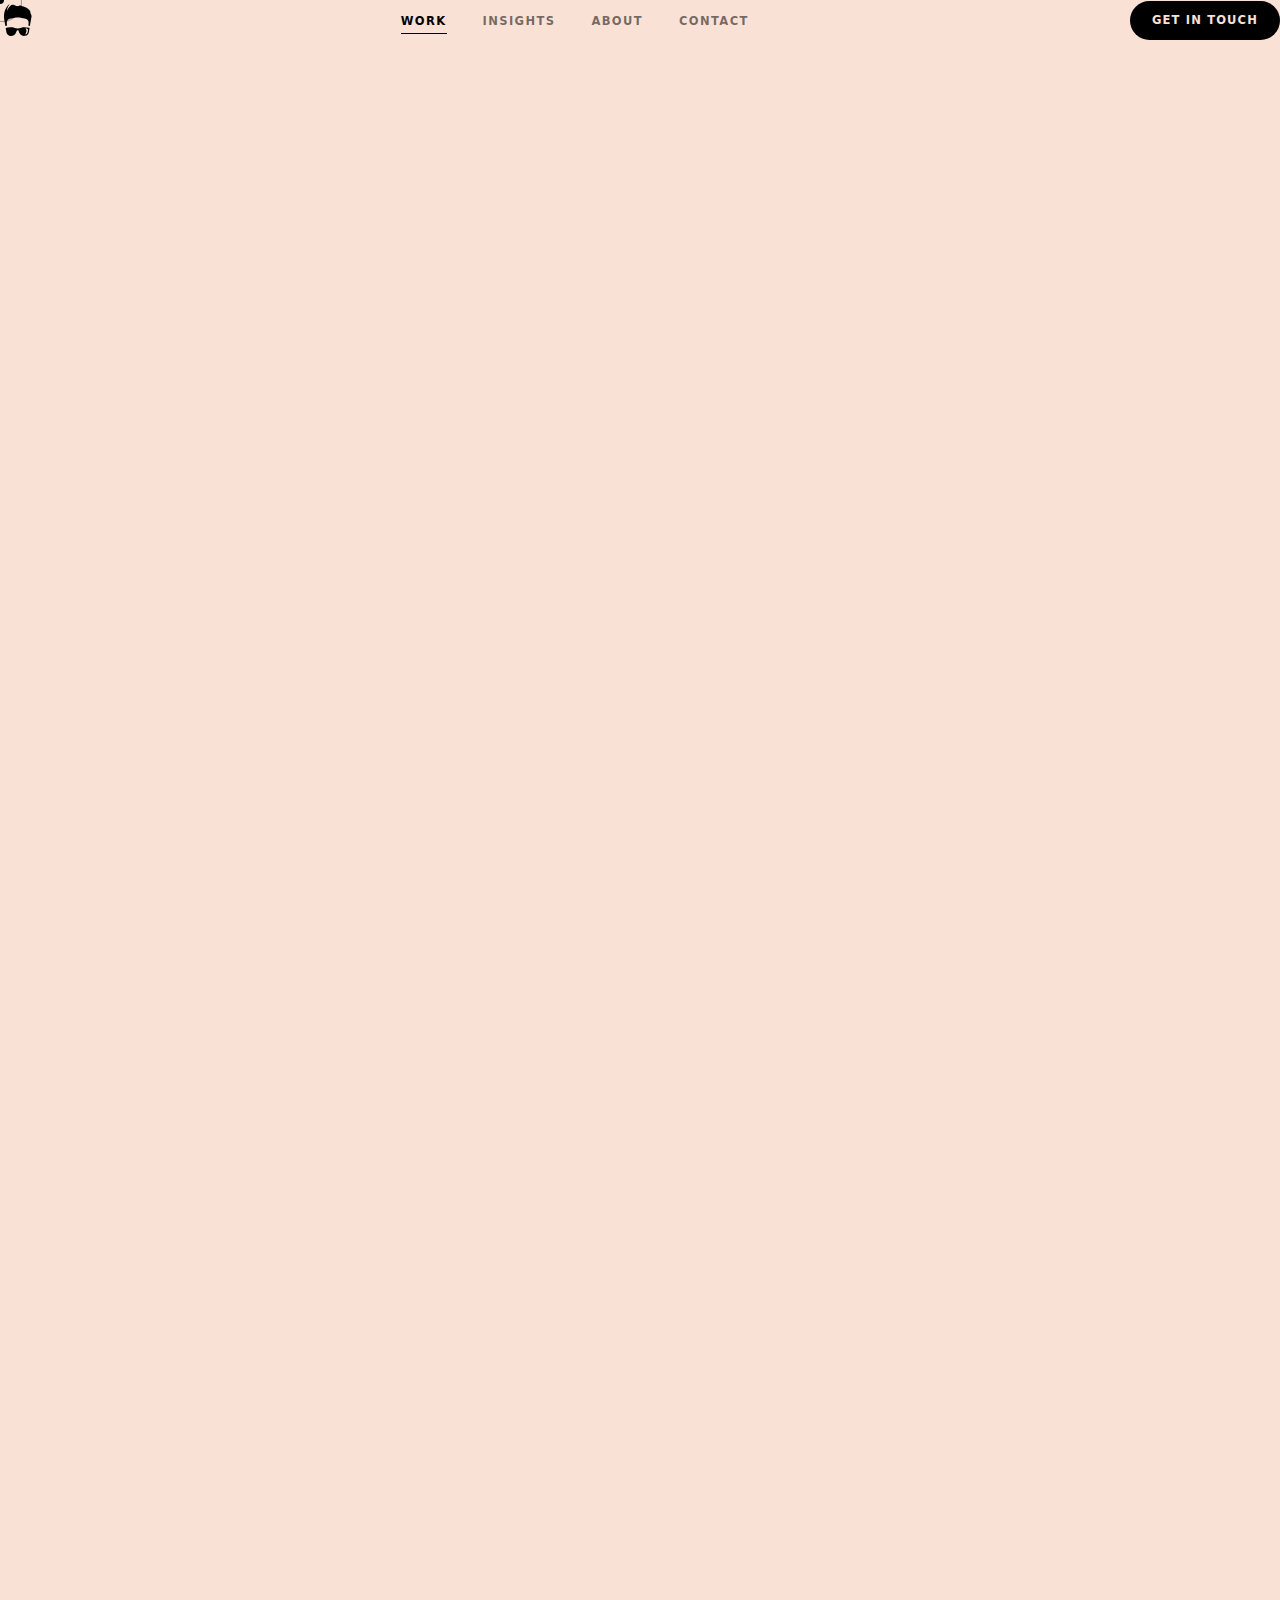
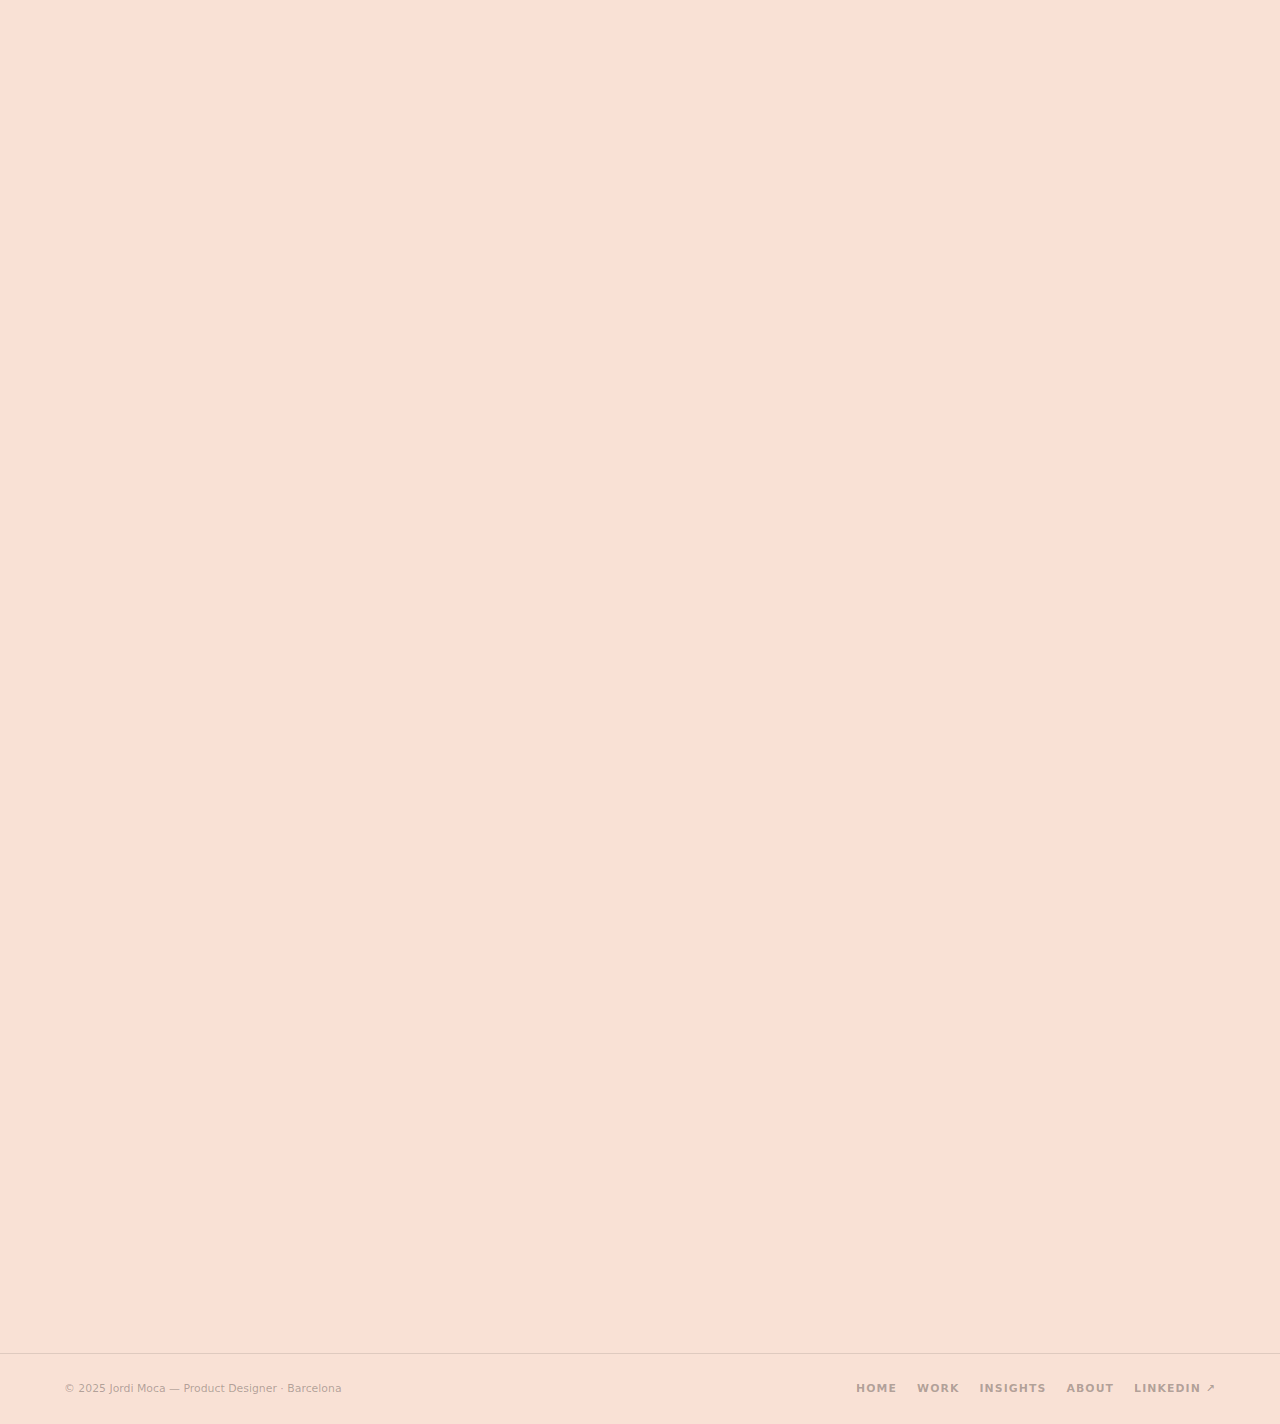
<file: work/healthcare-interface-system.html>
<!DOCTYPE html>
<html lang="en">
<head>
<meta charset="UTF-8"/><meta name="viewport" content="width=device-width, initial-scale=1.0"/>
<title>Healthcare Interface System — Jordi Moca | Medical UX Case Study</title>
<meta name="description" content="How extreme constraints led to a prescription workflow redesign that reduced clinical input errors by 91% and prescription entry time by 62%."/>
<meta name="author" content="Jordi Moca"/>
<meta name="robots" content="index, follow"/>
<link rel="canonical" href="https://jordimoca.com/work/healthcare-interface-system.html"/>
<meta property="og:type" content="article"/>
<meta property="og:url" content="https://jordimoca.com/work/healthcare-interface-system.html"/>
<meta property="og:title" content="Healthcare Interface System — Jordi Moca | Medical UX Case Study"/>
<meta property="og:description" content="How extreme constraints led to a prescription workflow redesign that reduced clinical input errors by 91% and prescription entry time by 62%."/>
<meta property="og:image" content="https://jordimoca.com/images/og-image.jpg"/>
<meta property="og:locale" content="en_GB"/>
<meta property="og:site_name" content="Jordi Moca"/>
<meta name="twitter:card" content="summary_large_image"/>
<meta name="twitter:title" content="Healthcare Interface System — Jordi Moca | Medical UX Case Study"/>
<meta name="twitter:description" content="How extreme constraints led to a prescription workflow redesign that reduced clinical input errors by 91% and prescription entry time by 62%."/>
<meta name="twitter:image" content="https://jordimoca.com/images/og-image.jpg"/>
<link rel="icon" type="image/svg+xml" href="../favicon.svg"/>
<link rel="preconnect" href="https://fonts.googleapis.com"/>
<link rel="preconnect" href="https://fonts.gstatic.com" crossorigin/>
<link rel="stylesheet" href="https://fonts.googleapis.com/css2?family=Inter:wght@300;400;500;600;700;800&family=Playfair+Display:ital,wght@1,900&display=swap"/>
<link rel="stylesheet" href="../css/styles.css"/>
<script type="application/ld+json">{"@context":"https://schema.org","@type":"CreativeWork","name":"Healthcare Interface System","url":"https://jordimoca.com/work/healthcare-interface-system.html","author":{"@type":"Person","name":"Jordi Moca"},"dateCreated":"2023"}</script>
<script>(function(){var t=localStorage.getItem('jm-theme')||(window.matchMedia('(prefers-color-scheme:dark)').matches?'dark':'light');document.documentElement.setAttribute('data-theme',t);})();</script>
</head>
<body>
<a class="skip-link" href="#main">Skip to main content</a>
<div class="scroll-bar" id="scroll-bar" aria-hidden="true"></div>
<div class="article-progress" id="article-progress" aria-hidden="true"></div>
<div class="cur-dot" id="cur-dot" aria-hidden="true"></div>
<div class="cur-ring" id="cur-ring" aria-hidden="true"></div><header role="banner"><nav class="nav" id="site-nav" aria-label="Primary navigation"><div class="nav-inner"><a class="nav-logo" href="../index.html"><svg xmlns="http://www.w3.org/2000/svg" viewBox="0 0 875 1017" fill="currentColor" aria-hidden="true" focusable="false"><path d="M176.06 0C176.39 0.99 176.72 1.98 177.06 3C175.83 4.99609 175.83 4.99609 173.873 7.4375C160.4 25.2601 149.793 45.8858 140.058 65.9561C139.049 68.0229 138.018 70.0777 136.986 72.1328C116.589 113.303 96.0603 166.563 96.0603 213C96.4659 212.09 96.4659 212.09 96.8797 211.162C110.105 181.61 125.106 153.314 144.06 127C144.618 126.226 145.175 125.453 145.749 124.656C152.582 115.208 159.504 105.885 167.06 97C167.511 96.466 167.961 95.932 168.426 95.3818C175.438 87.0725 182.57 78.8846 190.06 71C190.713 70.3083 191.365 69.6165 192.037 68.9038C201.878 58.5367 211.685 49.247 224.06 42C224.696 41.627 225.332 41.254 225.987 40.8696C254.108 24.7974 287.99 21.6789 319.06 30C320.161 30.2887 321.262 30.5775 322.396 30.875C334.069 34.38 344.846 40.4606 355.06 47C383.127 64.9435 415.647 73.5294 448.74 66.4248C459.203 63.8631 469.25 60.2506 479.299 56.4089C486.441 53.7342 493.503 52.1259 501.06 51C501.925 50.8698 502.79 50.7396 503.681 50.6055C506.146 50.302 508.58 50.1223 511.06 50C512.119 49.9471 513.177 49.8943 514.267 49.8398C540.4 49.1887 562.737 56.9081 585.31 69.3359C594.376 74.3001 603.045 78.2337 613.06 81C614.117 81.2952 615.174 81.5904 616.263 81.8945C623.736 83.7266 631.091 84.3812 638.748 84.9375C674.138 87.5573 699.977 102.159 727.452 123.739C729.136 125.059 730.826 126.37 732.517 127.68C738.926 132.659 745.216 137.748 751.383 143.024C754.665 145.831 757.995 148.558 761.373 151.25C766.839 155.694 771.948 160.483 777.052 165.333C780.63 168.734 784.248 172.076 787.931 175.363C816.236 200.757 837.809 228.732 841.06 268C841.135 270.088 841.192 272.177 841.236 274.266C841.26 275.404 841.284 276.542 841.308 277.715C841.351 280.056 841.382 282.397 841.402 284.738C841.715 297.662 845.384 306.906 852.873 317.312C874.108 348.061 878.554 381.607 872.06 417.927C871.74 419.79 871.422 421.654 871.105 423.517C870.275 428.38 869.424 433.24 868.569 438.099C867.747 442.788 866.947 447.48 866.145 452.173C864.323 462.809 862.47 473.44 860.612 484.071C859.68 489.41 858.75 494.75 857.82 500.089C856.257 509.056 854.693 518.023 853.128 526.989C851.545 536.054 849.964 545.12 848.384 554.186C848.19 555.3 847.995 556.414 847.795 557.562C847.016 562.034 846.236 566.507 845.457 570.98C843.377 582.915 841.295 594.849 839.209 606.783C838.488 610.906 837.767 615.03 837.046 619.153C836.785 620.645 836.785 620.645 836.519 622.167C834.386 634.369 832.268 646.574 830.172 658.783C829.356 663.533 828.534 668.282 827.713 673.031C827.1 676.593 826.495 680.157 825.891 683.721C825.535 685.781 825.178 687.84 824.821 689.9C824.669 690.814 824.517 691.728 824.36 692.67C823.288 698.772 823.288 698.772 821.06 701C815.473 699.329 809.886 697.656 804.3 695.983C802.401 695.414 800.502 694.846 798.603 694.278C795.867 693.46 793.132 692.64 790.396 691.82C789.552 691.568 788.708 691.316 787.839 691.056C783.555 689.771 779.295 688.443 775.06 687C775.644 675.11 776.821 663.331 778.159 651.505C778.735 646.398 779.292 641.289 779.849 636.18C780.011 634.696 780.011 634.696 780.176 633.182C784.609 592.407 786.433 551.857 760.127 517.52C756.585 513.201 752.891 509.062 749.06 505C748.448 504.323 747.836 503.646 747.205 502.949C732.306 487.098 712.248 478.841 692.06 472C690.882 471.599 689.704 471.198 688.49 470.785C634.468 452.495 578.939 440.069 522.248 433.688C520.948 433.54 519.649 433.393 518.31 433.241C513.897 432.776 509.482 432.372 505.06 432C503.547 431.871 503.547 431.871 502.003 431.739C481.07 430.008 460.226 429.635 439.231 429.682C436.644 429.688 434.058 429.69 431.471 429.693C407.326 429.729 383.308 429.998 359.292 432.747C356.933 433.014 354.572 433.268 352.211 433.52C293.553 439.836 236.318 452.897 180.435 471.75C179.666 472.006 178.897 472.262 178.104 472.526C144.73 483.703 117.512 502.839 101.189 534.59C88.3085 560.529 87.1427 586.678 89.6853 615.062C89.8669 617.194 90.0483 619.326 90.2293 621.458C91.6425 637.745 93.4457 653.981 95.4846 670.201C95.5898 671.039 95.6949 671.877 95.8032 672.74C95.9994 674.292 96.1982 675.843 96.4002 677.394C96.8146 680.642 97.0603 683.717 97.0603 687C79.4318 692.468 61.7672 697.792 44.0603 703C40.1628 684.504 36.9975 665.877 33.7615 647.257C33.2782 644.476 32.7942 641.696 32.31 638.916C30.6092 629.148 28.9113 619.379 27.2158 609.61C25.655 600.617 24.0871 591.626 22.5159 582.635C21.152 574.828 19.7936 567.019 18.4391 559.211C17.6369 554.586 16.8326 549.962 16.0226 545.34C12.8026 526.952 9.73718 508.563 7.23781 490.062C7.1372 489.321 7.0366 488.58 6.93294 487.816C3.0627 459.09 1.08272 430.262 0.557636 401.289C0.497915 398.005 0.432845 394.721 0.366963 391.438C0.246768 385.292 0.14516 379.146 0.060322 373C0.0489823 372.196 0.0376426 371.392 0.0259592 370.563C-0.191234 352.942 0.9625 335.539 3.18532 318.062C3.29225 317.212 3.39919 316.362 3.50936 315.486C14.3577 230.134 46.0089 148.14 99.0603 80C99.9043 78.8999 100.748 77.7996 101.592 76.6992C108.421 67.8448 115.629 59.3535 123.06 51C123.525 50.4765 123.989 49.953 124.467 49.4136C131.318 41.7279 138.544 34.4174 145.81 27.125C147.142 25.7867 147.142 25.7867 148.5 24.4214C153.525 19.4083 158.636 14.5792 164.06 10C164.636 9.51306 165.212 9.02611 165.805 8.52441C167.385 7.1973 168.971 5.87812 170.56 4.5625C171.097 4.11713 171.633 3.67176 172.185 3.21289C173.476 2.14099 174.768 1.07035 176.06 0Z"/><path d="M218.36 736.815C221.227 736.813 224.094 736.794 226.961 736.775C243.904 736.723 261.122 737.322 277.685 741.188C279.1 741.508 279.1 741.508 280.544 741.835C293.615 744.923 306.001 749.626 318.31 754.938C389.863 785.71 471.977 785.103 544.246 757.123C548.489 755.43 552.682 753.629 556.873 751.812C585.181 739.543 614.621 736.569 645.185 736.688C646.172 736.689 647.16 736.691 648.177 736.693C695.617 736.839 741.901 743.889 787.435 757.188C788.158 757.398 788.881 757.608 789.626 757.824C797.343 760.082 804.803 762.5 812.06 766C811.463 774.138 810.306 782.094 808.899 790.128C808.572 792.025 808.572 792.025 808.238 793.961C807.645 797.4 807.046 800.838 806.446 804.276C805.943 807.163 805.442 810.05 804.941 812.937C803.758 819.76 802.569 826.581 801.378 833.402C800.156 840.399 798.943 847.397 797.733 854.395C796.688 860.439 795.638 866.482 794.584 872.524C793.957 876.117 793.332 879.71 792.712 883.304C786.027 922.041 774.751 958.087 741.373 982.125C728.72 990.934 715.449 998.439 701.06 1004C700.385 1004.26 699.709 1004.53 699.013 1004.8C659.859 1019.68 610.644 1021.59 571.701 1004.78C553.969 996.334 539.203 984.454 525.06 971C524.305 970.309 523.55 969.618 522.771 968.906C511.636 958.378 502.599 945.278 495.06 932C494.43 930.913 493.8 929.827 493.15 928.707C481.982 908.963 474.917 887.33 468.043 865.815C467.7 864.763 467.358 863.71 467.006 862.625C466.546 861.198 466.546 861.198 466.076 859.742C461.886 848.434 453.745 839.509 443.06 834C437.982 831.823 433.323 831 427.931 832.652C415.553 837.668 406.627 846.87 401.296 858.927C399.258 863.995 397.762 869.194 396.248 874.438C385.735 909.498 370.19 941.15 345.06 968C344.189 968.937 343.317 969.874 342.42 970.84C314.573 1000.1 279.148 1014.88 239.06 1016C238.317 1016.02 237.573 1016.04 236.807 1016.07C209.009 1016.76 182.436 1011.53 157.06 1000C156.346 999.678 155.631 999.355 154.894 999.023C124.294 985.018 97.5934 961.656 85.3606 929.716C80.0448 914.965 77.3526 899.876 74.7933 884.456C74.1824 880.798 73.5528 877.143 72.9246 873.488C72.1299 868.858 71.3369 864.228 70.5518 859.597C68.5529 847.81 66.4883 836.036 64.3963 824.266C64.0922 822.552 63.7883 820.839 63.4844 819.126C62.3014 812.458 61.1182 805.79 59.9306 799.123C59.2384 795.235 58.5505 791.346 57.8658 787.457C57.6129 786.026 57.3586 784.594 57.1026 783.163C56.7522 781.203 56.4076 779.242 56.0632 777.281C55.8685 776.183 55.6737 775.085 55.4731 773.953C55.0955 771.252 54.9793 768.722 55.0603 766C94.5345 749.49 139.495 741.002 182.06 738C183.237 737.914 184.413 737.828 185.625 737.739C196.536 736.99 207.425 736.814 218.36 736.815ZM689.06 779C687.706 781.986 687.706 781.986 689.177 784.793C689.758 785.913 690.338 787.033 690.935 788.188C691.249 788.799 691.563 789.41 691.886 790.041C694.359 794.808 697.017 799.465 699.685 804.125C714.122 829.458 716.715 856.991 709.06 885C707.951 888.571 706.734 892.099 705.49 895.625C705.143 896.614 704.797 897.603 704.44 898.621C700.456 909.873 696.084 920.968 691.685 932.062C690.474 935.127 689.265 938.192 688.057 941.257C687.315 943.138 686.572 945.018 685.826 946.897C682.008 956.146 682.008 956.146 681.06 966C688.301 968.131 695.466 964.389 701.882 961.053C727.86 946.403 742.69 922.633 750.658 894.496C756.76 871.829 761.17 847.949 761.31 824.438C761.331 823.569 761.352 822.701 761.373 821.807C761.432 811.819 758.867 802.515 752.06 795C737.4 783.12 712.101 778.68 693.56 778.938C692.704 778.947 691.848 778.956 690.967 778.965C690.337 778.976 689.708 778.988 689.06 779Z"/></svg></a><ul class="nav-links" role="list"><li><a href="../work/index.html" aria-current="page">Work</a></li><li><a href="../insights/index.html">Insights</a></li><li><a href="../about.html">About</a></li><li><a href="../#contact">Contact</a></li></ul><div class="nav-right"><button class="theme-btn" id="theme-toggle" aria-label="Toggle light/dark mode" aria-pressed="false"></button><a href="mailto:jordimoca@gmail.com" class="nav-cta" data-magnetic>Get in touch</a><button class="hamburger" id="hamburger" aria-label="Open menu" aria-expanded="false" aria-controls="mob-menu"><span></span><span></span><span></span></button></div></div></nav></header><div class="mob-menu" id="mob-menu" role="dialog" aria-label="Site navigation" aria-modal="true"><nav><a href="../work/index.html">Work</a><a href="../insights/index.html">Insights</a><a href="../about.html">About</a><a href="../#contact">Contact</a><a href="mailto:jordimoca@gmail.com">Email me</a></nav></div>
<main id="main">
<div class="container">
<div style="padding-top:calc(var(--nav-h) + var(--s15));padding-bottom:var(--s12);border-bottom:1px solid var(--bd)">
<a class="page-back reveal" href="../work/index.html">&#8592; All work</a>
<h1 class="page-title reveal reveal-d1">Healthcare<br>Interface System</h1>
<p class="page-subtitle reveal reveal-d2">Redesigning a hospital prescription platform under extreme constraints &mdash; reducing clinical input errors by 91% and prescription entry time by 62%.</p>
</div>
<div class="cs-meta-grid reveal">
<div class="cs-meta-cell"><p class="cs-meta-label">Year</p><p class="cs-meta-value">2023</p></div>
<div class="cs-meta-cell"><p class="cs-meta-label">Role</p><p class="cs-meta-value">Lead Product Designer</p></div>
<div class="cs-meta-cell"><p class="cs-meta-label">Client</p><p class="cs-meta-value">Hospital Management SaaS (NDA)</p></div>
<div class="cs-meta-cell"><p class="cs-meta-label">Duration</p><p class="cs-meta-value">22 weeks</p></div>
<div class="cs-meta-cell"><p class="cs-meta-label">Users</p><p class="cs-meta-value">Clinical staff, Pharmacists</p></div>
</div>
<div class="outcome-grid reveal">
<div class="outcome-cell"><p class="outcome-number">&#8722;91%</p><p class="outcome-desc">Clinical input errors</p></div>
<div class="outcome-cell"><p class="outcome-number">&#8722;62%</p><p class="outcome-desc">Prescription entry time</p></div>
<div class="outcome-cell"><p class="outcome-number">+88%</p><p class="outcome-desc">User satisfaction score</p></div>
<div class="outcome-cell"><p class="outcome-number">40+</p><p class="outcome-desc">Hospital groups served</p></div>
</div>
<div class="cs-body">

<div class="cs-section">
<p class="cs-section-label reveal">The challenge</p>
<div class="reveal reveal-d1">
<h2 class="cs-h2">High stakes, extreme constraints</h2>
<p class="cs-body-text">Medical software UX operates in a fundamentally different context to consumer products. The users are domain experts under time pressure. Errors have direct patient safety consequences. The environment is regulated. And the system must run on legacy hospital hardware with specific display requirements.</p>
<p class="cs-body-text">The platform served over 40 hospital groups across Spain, managing prescription workflows for 2,800+ clinical staff. The previous interface had been designed 9 years earlier and showed it: modal-heavy, poor keyboard support, no error prevention, inconsistent field labelling across modules.</p>
<div class="cs-pullquote"><p>"Nurses were spending more time managing the software than managing patient care. That&#8217;s a design failure with real consequences."</p></div>
<p class="cs-body-text">The technical constraints were fixed and non-negotiable: three-column desktop layout (patient list / active record / actions panel), keyboard-primary navigation (most clinical staff never use a mouse during active sessions), a regulated colour palette (RAL medical standards for status colours), and a minimum touch target of 44px for tablet use in procedure rooms.</p>
</div>
</div>

<div class="cs-section">
<p class="cs-section-label reveal">Research</p>
<div class="reveal reveal-d1">
<h2 class="cs-h2">Contextual research in live hospital environments</h2>
<p class="cs-body-text">We conducted 32 contextual observation sessions across four hospital sites &mdash; attending ward rounds, prescription sessions, pharmacy handoffs and emergency triage. This was critical: the system behaviour in a controlled usability lab is meaningless compared to a nurse managing 16 patients on a night shift.</p>
<h3 class="cs-h3">What we observed</h3>
<ol class="cs-process-list">
<li class="cs-process-item"><div><strong>Interruption-recovery was broken</strong><p>Clinical staff are constantly interrupted. The system had no concept of &#8220;save state&#8221; &mdash; interrupting a prescription mid-entry discarded all data. Staff developed workarounds (paper notes, leaving forms half-filled) that introduced transcription errors.</p></div></li>
<li class="cs-process-item"><div><strong>Dosage confirmation was invisible</strong><p>The most dangerous field &mdash; dosage amount &mdash; was an unconstrained free text input with no confirmation step. Staff entered &#8220;500&#8221; meaning &#8220;500mg&#8221; and the system accepted &#8220;500g&#8221; without error. Six near-miss incidents in 12 months were traced to this single pattern.</p></div></li>
<li class="cs-process-item"><div><strong>Context switching was constant</strong><p>Prescribing correctly required information from three different parts of the system &mdash; current medications (column 1), allergy record (buried in patient history), and drug interaction database (external window). Staff held this context in their heads because the UI didn&#8217;t surface it together.</p></div></li>
<li class="cs-process-item"><div><strong>Keyboard shortcuts were undiscoverable</strong><p>The system had 34 keyboard shortcuts but no documentation visible within the interface. Power users had printed cheat sheets taped to their monitors. New staff took 3+ months to reach baseline efficiency.</p></div></li>
</ol>
</div>
</div>

<div class="cs-section">
<p class="cs-section-label reveal">Design principles</p>
<div class="reveal reveal-d1">
<h2 class="cs-h2">Five principles for clinical UX</h2>
<ol class="cs-process-list">
<li class="cs-process-item"><div><strong>Error prevention over error correction</strong><p>Every field that could produce a clinically dangerous entry was redesigned around constraint, not validation. Dosage fields became compound inputs: number field + unit selector. Drug search uses exact-match confirmation before accepting. Contraindication alerts appear before submission, not after.</p></div></li>
<li class="cs-process-item"><div><strong>Interruption-safe by design</strong><p>All forms auto-save on field blur. Partial prescriptions are recoverable from a persistent &#8220;in progress&#8221; queue in the patient panel. Returning to an interrupted session restores focus to the exact field where work stopped.</p></div></li>
<li class="cs-process-item"><div><strong>Contextual proximity</strong><p>Information needed to prescribe safely was surfaced in the prescription panel itself, not across separate modules. Active medications, allergy flags, and interaction warnings are visible without leaving the prescription form. No context switching required.</p></div></li>
<li class="cs-process-item"><div><strong>Progressive disclosure for keyboard users</strong><p>Keyboard navigation was redesigned around the prescription workflow as the primary task. Tab order follows clinical logic, not visual layout. Every action has a discoverable keyboard shortcut surfaced inline via tooltip (not a separate documentation page).</p></div></li>
<li class="cs-process-item"><div><strong>Legibility under pressure</strong><p>Minimum body text 15px. Status colours drawn from regulated palette with redundant non-colour signals (icon + label + colour, never colour alone). High-contrast mode as a system-level toggle, persistent per-user.</p></div></li>
</ol>
</div>
</div>

<div class="cs-section">
<p class="cs-section-label reveal">Outcomes</p>
<div class="reveal reveal-d1">
<h2 class="cs-h2">Patient safety improvements measurable within six months</h2>
<div class="outcome-grid">
<div class="outcome-cell"><p class="outcome-number">&#8722;91%</p><p class="outcome-desc">Clinical input errors, 6-month post-launch</p></div>
<div class="outcome-cell"><p class="outcome-number">&#8722;62%</p><p class="outcome-desc">Average prescription entry time</p></div>
<div class="outcome-cell"><p class="outcome-number">+88%</p><p class="outcome-desc">User satisfaction (UMUX-Lite score)</p></div>
<div class="outcome-cell"><p class="outcome-number">0</p><p class="outcome-desc">Dosage-related near-miss incidents</p></div>
</div>
<p class="cs-body-text">The compound dosage input alone accounted for the majority of error reduction. By separating the number and unit into constrained fields, the class of input error that had generated near-miss incidents became structurally impossible. This is the most satisfying kind of design solution: one where the wrong answer is simply not available.</p>
</div>
</div>

</div>
</div>
</main>
<footer class="site-footer" role="contentinfo"><div class="footer-inner"><p class="footer-copy">&copy; 2025 Jordi Moca &mdash; Product Designer &middot; Barcelona</p><nav class="footer-links"><a href="../index.html">Home</a><a href="../work/index.html">Work</a><a href="../insights/index.html">Insights</a><a href="../about.html">About</a><a href="https://www.linkedin.com/in/jordimoca/" target="_blank" rel="noopener noreferrer">LinkedIn &#8599;</a></nav></div></footer><script src="../js/script.js"></script></body></html>
</file>
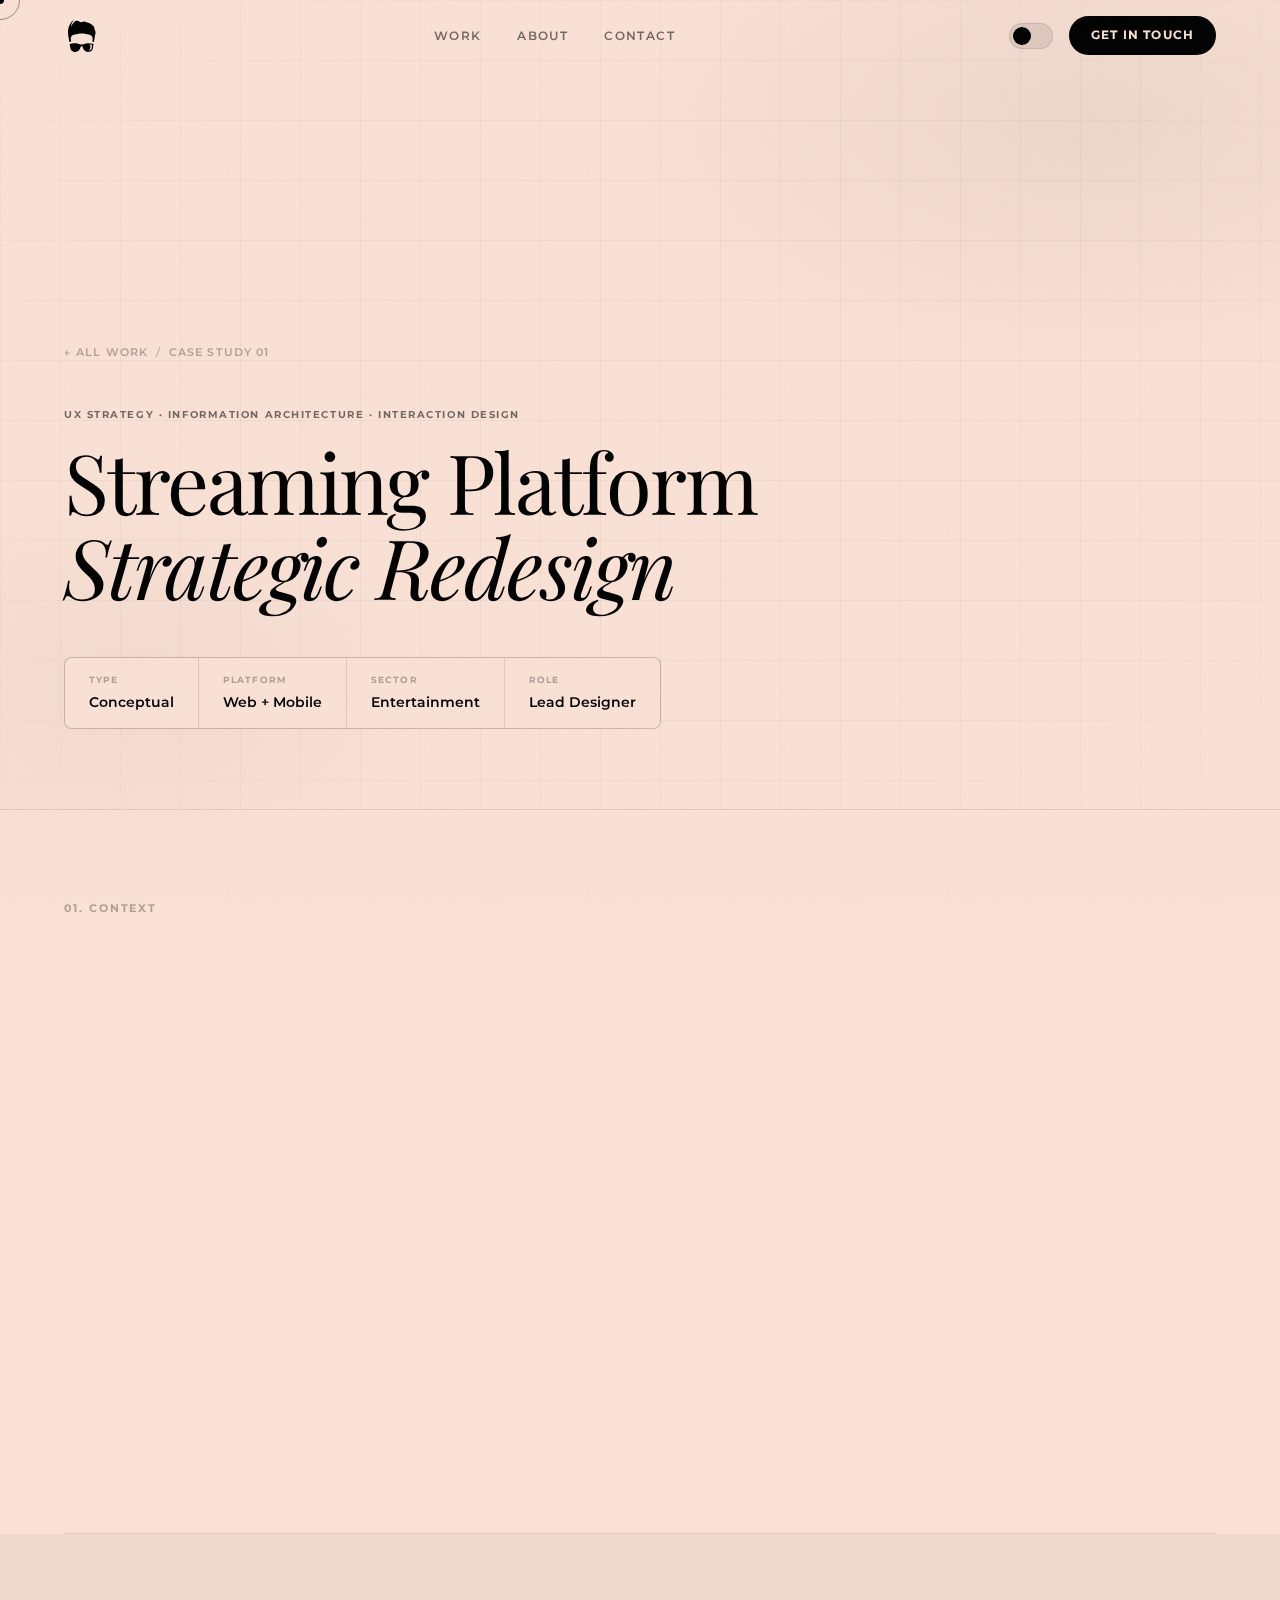
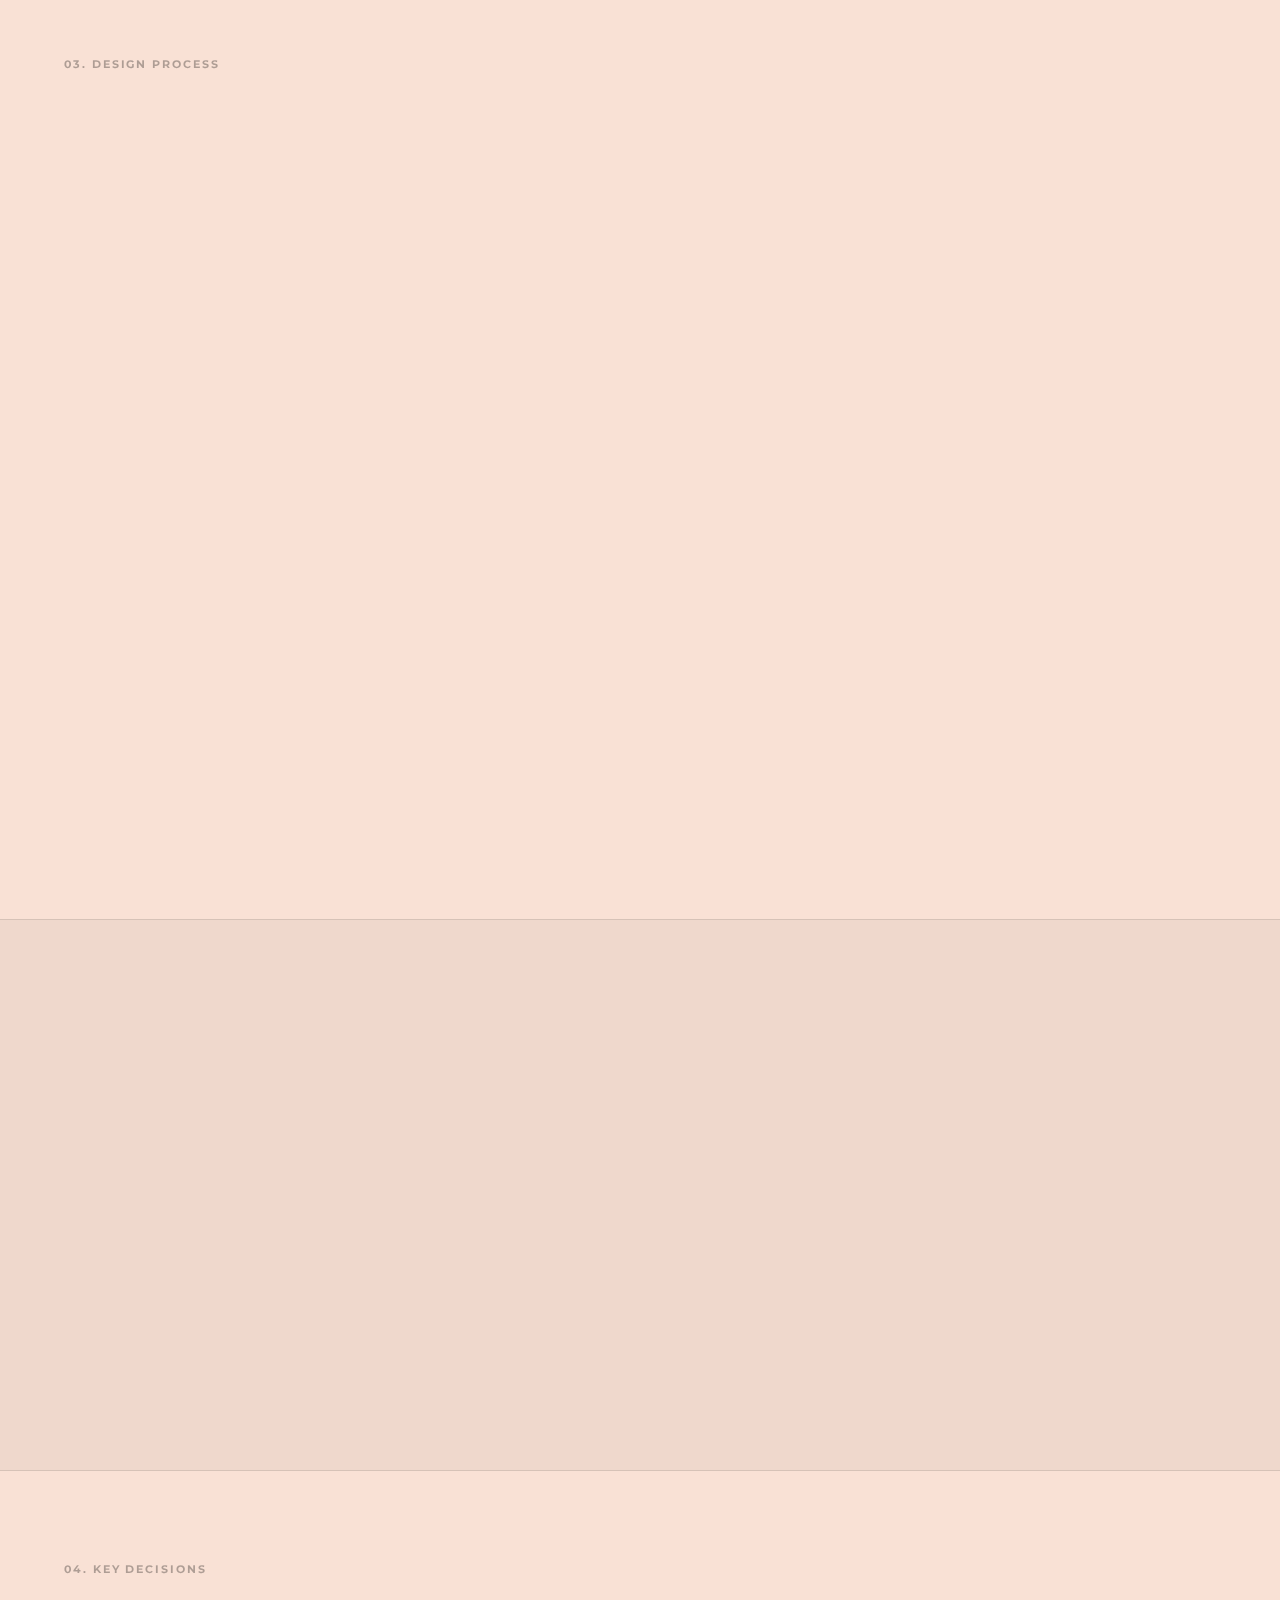
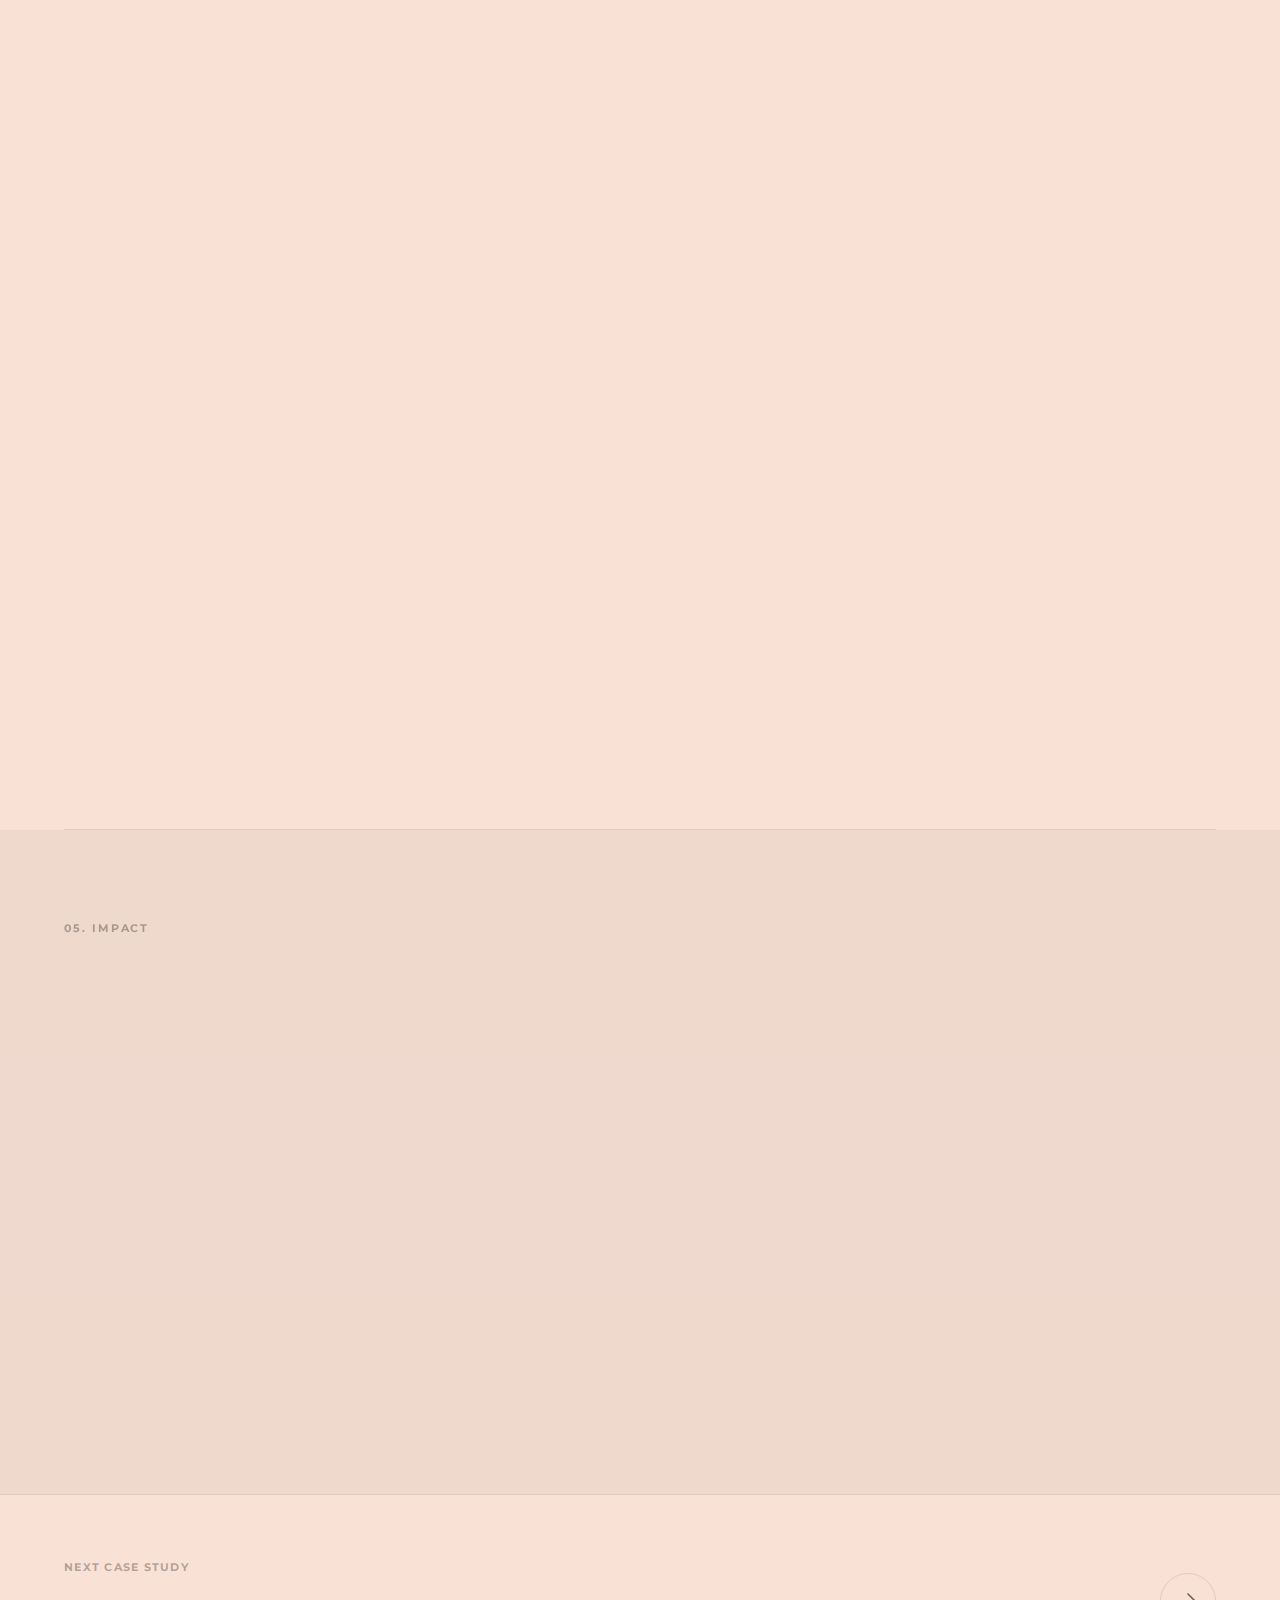
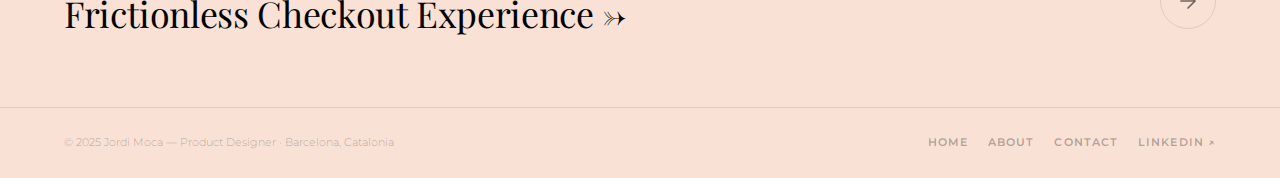
<file: work/streaming-platform.html>
<!DOCTYPE html>
<html lang="en">
<head>
<meta charset="UTF-8"/>
<meta name="viewport" content="width=device-width, initial-scale=1.0"/>
<meta http-equiv="X-UA-Compatible" content="IE=edge"/>
<title>Streaming Platform Redesign — Jordi Moca Case Study</title>
<meta name="description" content="UX case study: redesigning a streaming platform discovery experience. Problem, process, decisions and outcome — from 7+ interactions to play down to 3."/>
<meta name="author" content="Jordi Moca"/>
<meta name="robots" content="index, follow"/>
<link rel="canonical" href="https://jordimoca.com/work/streaming-platform.html"/>
<meta property="og:type" content="article"/>
<meta property="og:url" content="https://jordimoca.com/work/streaming-platform.html"/>
<meta property="og:title" content="Streaming Platform Redesign — Jordi Moca Case Study"/>
<meta property="og:description" content="UX case study: redesigning a streaming platform discovery experience. Problem, process, decisions and outcome — from 7+ interactions to play down to 3."/>
<meta property="og:image" content="https://jordimoca.com/images/og-image.jpg"/>
<meta property="og:locale" content="en_GB"/>
<meta property="og:site_name" content="Jordi Moca — Product Designer"/>
<meta name="twitter:card" content="summary_large_image"/>
<meta name="twitter:title" content="Streaming Platform Redesign — Jordi Moca Case Study"/>
<meta name="twitter:description" content="UX case study: redesigning a streaming platform discovery experience. Problem, process, decisions and outcome — from 7+ interactions to play down to 3."/>
<link rel="icon" type="image/svg+xml" href="../favicon.svg"/>
<link rel="preconnect" href="https://fonts.googleapis.com"/>
<link rel="preconnect" href="https://fonts.gstatic.com" crossorigin/>
<link href="https://fonts.googleapis.com/css2?family=Playfair+Display:ital,wght@0,400;0,500;0,700;1,400;1,500&family=Montserrat:wght@300;400;500;600;700&display=swap" rel="stylesheet"/>
<link rel="stylesheet" href="../css/styles.css"/>
<script type="application/ld+json">{
  "@context": "https://schema.org",
  "@type": "CreativeWork",
  "name": "Streaming Platform Strategic Redesign",
  "description": "A UX case study redesigning a streaming platform discovery experience to reduce time-to-play from 7 interactions to 3.",
  "author": {"@type": "Person", "name": "Jordi Moca"},
  "url": "https://jordimoca.com/work/streaming-platform.html",
  "keywords": ["UX design", "streaming", "information architecture", "interaction design", "product design"]
}</script>
<script>(function(){var t=localStorage.getItem('jm-theme');var s=window.matchMedia('(prefers-color-scheme:dark)').matches?'dark':'light';document.documentElement.setAttribute('data-theme',t||s);})();</script>
</head>
<body>

<div class="grain-overlay" aria-hidden="true"></div>
<div class="scroll-progress" id="scroll-progress" aria-hidden="true"></div>
<div class="cur-dot" id="cur-dot" aria-hidden="true"></div>
<div class="cur-ring" id="cur-ring" aria-hidden="true"></div>
<a class="skip-link" href="#main">Skip to main content</a>

<header role="banner">
  <nav class="site-nav" id="site-nav" aria-label="Main navigation">
    <div class="nav-inner">
      <a class="nav-logo" href="../index.html" aria-label="Jordi Moca — Home">
        <svg xmlns="http://www.w3.org/2000/svg" viewBox="0 0 875 1017" fill="none" aria-hidden="true" focusable="false">
          <path d="M176.06 0C176.39 0.99 176.72 1.98 177.06 3C175.83 4.99609 175.83 4.99609 173.873 7.4375C160.4 25.2601 149.793 45.8858 140.058 65.9561C139.049 68.0229 138.018 70.0777 136.986 72.1328C116.589 113.303 96.0603 166.563 96.0603 213C96.4659 212.09 96.4659 212.09 96.8797 211.162C110.105 181.61 125.106 153.314 144.06 127C144.618 126.226 145.175 125.453 145.749 124.656C152.582 115.208 159.504 105.885 167.06 97C167.511 96.466 167.961 95.932 168.426 95.3818C175.438 87.0725 182.57 78.8846 190.06 71C190.713 70.3083 191.365 69.6165 192.037 68.9038C201.878 58.5367 211.685 49.247 224.06 42C224.696 41.627 225.332 41.254 225.987 40.8696C254.108 24.7974 287.99 21.6789 319.06 30C320.161 30.2887 321.262 30.5775 322.396 30.875C334.069 34.38 344.846 40.4606 355.06 47C383.127 64.9435 415.647 73.5294 448.74 66.4248C459.203 63.8631 469.25 60.2506 479.299 56.4089C486.441 53.7342 493.503 52.1259 501.06 51C501.925 50.8698 502.79 50.7396 503.681 50.6055C506.146 50.302 508.58 50.1223 511.06 50C512.119 49.9471 513.177 49.8943 514.267 49.8398C540.4 49.1887 562.737 56.9081 585.31 69.3359C594.376 74.3001 603.045 78.2337 613.06 81C614.117 81.2952 615.174 81.5904 616.263 81.8945C623.736 83.7266 631.091 84.3812 638.748 84.9375C674.138 87.5573 699.977 102.159 727.452 123.739C729.136 125.059 730.826 126.37 732.517 127.68C738.926 132.659 745.216 137.748 751.383 143.024C754.665 145.831 757.995 148.558 761.373 151.25C766.839 155.694 771.948 160.483 777.052 165.333C780.63 168.734 784.248 172.076 787.931 175.363C816.236 200.757 837.809 228.732 841.06 268C841.135 270.088 841.192 272.177 841.236 274.266C841.26 275.404 841.284 276.542 841.308 277.715C841.351 280.056 841.382 282.397 841.402 284.738C841.715 297.662 845.384 306.906 852.873 317.312C874.108 348.061 878.554 381.607 872.06 417.927C871.74 419.79 871.422 421.654 871.105 423.517C870.275 428.38 869.424 433.24 868.569 438.099C867.747 442.788 866.947 447.48 866.145 452.173C864.323 462.809 862.47 473.44 860.612 484.071C859.68 489.41 858.75 494.75 857.82 500.089C856.257 509.056 854.693 518.023 853.128 526.989C851.545 536.054 849.964 545.12 848.384 554.186C848.19 555.3 847.995 556.414 847.795 557.562C847.016 562.034 846.236 566.507 845.457 570.98C843.377 582.915 841.295 594.849 839.209 606.783C838.488 610.906 837.767 615.03 837.046 619.153C836.785 620.645 836.785 620.645 836.519 622.167C834.386 634.369 832.268 646.574 830.172 658.783C829.356 663.533 828.534 668.282 827.713 673.031C827.1 676.593 826.495 680.157 825.891 683.721C825.535 685.781 825.178 687.84 824.821 689.9C824.669 690.814 824.517 691.728 824.36 692.67C823.288 698.772 823.288 698.772 821.06 701C815.473 699.329 809.886 697.656 804.3 695.983C802.401 695.414 800.502 694.846 798.603 694.278C795.867 693.46 793.132 692.64 790.396 691.82C789.552 691.568 788.708 691.316 787.839 691.056C783.555 689.771 779.295 688.443 775.06 687C775.644 675.11 776.821 663.331 778.159 651.505C778.735 646.398 779.292 641.289 779.849 636.18C780.011 634.696 780.011 634.696 780.176 633.182C784.609 592.407 786.433 551.857 760.127 517.52C756.585 513.201 752.891 509.062 749.06 505C748.448 504.323 747.836 503.646 747.205 502.949C732.306 487.098 712.248 478.841 692.06 472C690.882 471.599 689.704 471.198 688.49 470.785C634.468 452.495 578.939 440.069 522.248 433.688C520.948 433.54 519.649 433.393 518.31 433.241C513.897 432.776 509.482 432.372 505.06 432C503.547 431.871 503.547 431.871 502.003 431.739C481.07 430.008 460.226 429.635 439.231 429.682C436.644 429.688 434.058 429.69 431.471 429.693C407.326 429.729 383.308 429.998 359.292 432.747C356.933 433.014 354.572 433.268 352.211 433.52C293.553 439.836 236.318 452.897 180.435 471.75C179.666 472.006 178.897 472.262 178.104 472.526C144.73 483.703 117.512 502.839 101.189 534.59C88.3085 560.529 87.1427 586.678 89.6853 615.062C89.8669 617.194 90.0483 619.326 90.2293 621.458C91.6425 637.745 93.4457 653.981 95.4846 670.201C95.5898 671.039 95.6949 671.877 95.8032 672.74C95.9994 674.292 96.1982 675.843 96.4002 677.394C96.8146 680.642 97.0603 683.717 97.0603 687C79.4318 692.468 61.7672 697.792 44.0603 703C40.1628 684.504 36.9975 665.877 33.7615 647.257C33.2782 644.476 32.7942 641.696 32.31 638.916C30.6092 629.148 28.9113 619.379 27.2158 609.61C25.655 600.617 24.0871 591.626 22.5159 582.635C21.152 574.828 19.7936 567.019 18.4391 559.211C17.6369 554.586 16.8326 549.962 16.0226 545.34C12.8026 526.952 9.73718 508.563 7.23781 490.062C7.1372 489.321 7.0366 488.58 6.93294 487.816C3.0627 459.09 1.08272 430.262 0.557636 401.289C0.497915 398.005 0.432845 394.721 0.366963 391.438C0.246768 385.292 0.14516 379.146 0.060322 373C0.0489823 372.196 0.0376426 371.392 0.0259592 370.563C-0.191234 352.942 0.9625 335.539 3.18532 318.062C3.29225 317.212 3.39919 316.362 3.50936 315.486C14.3577 230.134 46.0089 148.14 99.0603 80C99.9043 78.8999 100.748 77.7996 101.592 76.6992C108.421 67.8448 115.629 59.3535 123.06 51C123.525 50.4765 123.989 49.953 124.467 49.4136C131.318 41.7279 138.544 34.4174 145.81 27.125C147.142 25.7867 147.142 25.7867 148.5 24.4214C153.525 19.4083 158.636 14.5792 164.06 10C164.636 9.51306 165.212 9.02611 165.805 8.52441C167.385 7.1973 168.971 5.87812 170.56 4.5625C171.097 4.11713 171.633 3.67176 172.185 3.21289C173.476 2.14099 174.768 1.07035 176.06 0Z" fill="currentColor"/>
<path d="M218.36 736.815C221.227 736.813 224.094 736.794 226.961 736.775C243.904 736.723 261.122 737.322 277.685 741.188C279.1 741.508 279.1 741.508 280.544 741.835C293.615 744.923 306.001 749.626 318.31 754.938C389.863 785.71 471.977 785.103 544.246 757.123C548.489 755.43 552.682 753.629 556.873 751.812C585.181 739.543 614.621 736.569 645.185 736.688C646.172 736.689 647.16 736.691 648.177 736.693C695.617 736.839 741.901 743.889 787.435 757.188C788.158 757.398 788.881 757.608 789.626 757.824C797.343 760.082 804.803 762.5 812.06 766C811.463 774.138 810.306 782.094 808.899 790.128C808.572 792.025 808.572 792.025 808.238 793.961C807.645 797.4 807.046 800.838 806.446 804.276C805.943 807.163 805.442 810.05 804.941 812.937C803.758 819.76 802.569 826.581 801.378 833.402C800.156 840.399 798.943 847.397 797.733 854.395C796.688 860.439 795.638 866.482 794.584 872.524C793.957 876.117 793.332 879.71 792.712 883.304C786.027 922.041 774.751 958.087 741.373 982.125C728.72 990.934 715.449 998.439 701.06 1004C700.385 1004.26 699.709 1004.53 699.013 1004.8C659.859 1019.68 610.644 1021.59 571.701 1004.78C553.969 996.334 539.203 984.454 525.06 971C524.305 970.309 523.55 969.618 522.771 968.906C511.636 958.378 502.599 945.278 495.06 932C494.43 930.913 493.8 929.827 493.15 928.707C481.982 908.963 474.917 887.33 468.043 865.815C467.7 864.763 467.358 863.71 467.006 862.625C466.546 861.198 466.546 861.198 466.076 859.742C461.886 848.434 453.745 839.509 443.06 834C437.982 831.823 433.323 831 427.931 832.652C415.553 837.668 406.627 846.87 401.296 858.927C399.258 863.995 397.762 869.194 396.248 874.438C385.735 909.498 370.19 941.15 345.06 968C344.189 968.937 343.317 969.874 342.42 970.84C314.573 1000.1 279.148 1014.88 239.06 1016C238.317 1016.02 237.573 1016.04 236.807 1016.07C209.009 1016.76 182.436 1011.53 157.06 1000C156.346 999.678 155.631 999.355 154.894 999.023C124.294 985.018 97.5934 961.656 85.3606 929.716C80.0448 914.965 77.3526 899.876 74.7933 884.456C74.1824 880.798 73.5528 877.143 72.9246 873.488C72.1299 868.858 71.3369 864.228 70.5518 859.597C68.5529 847.81 66.4883 836.036 64.3963 824.266C64.0922 822.552 63.7883 820.839 63.4844 819.126C62.3014 812.458 61.1182 805.79 59.9306 799.123C59.2384 795.235 58.5505 791.346 57.8658 787.457C57.6129 786.026 57.3586 784.594 57.1026 783.163C56.7522 781.203 56.4076 779.242 56.0632 777.281C55.8685 776.183 55.6737 775.085 55.4731 773.953C55.0955 771.252 54.9793 768.722 55.0603 766C94.5345 749.49 139.495 741.002 182.06 738C183.237 737.914 184.413 737.828 185.625 737.739C196.536 736.99 207.425 736.814 218.36 736.815ZM689.06 779C687.706 781.986 687.706 781.986 689.177 784.793C689.758 785.913 690.338 787.033 690.935 788.188C691.249 788.799 691.563 789.41 691.886 790.041C694.359 794.808 697.017 799.465 699.685 804.125C714.122 829.458 716.715 856.991 709.06 885C707.951 888.571 706.734 892.099 705.49 895.625C705.143 896.614 704.797 897.603 704.44 898.621C700.456 909.873 696.084 920.968 691.685 932.062C690.474 935.127 689.265 938.192 688.057 941.257C687.315 943.138 686.572 945.018 685.826 946.897C682.008 956.146 682.008 956.146 681.06 966C688.301 968.131 695.466 964.389 701.882 961.053C727.86 946.403 742.69 922.633 750.658 894.496C756.76 871.829 761.17 847.949 761.31 824.438C761.331 823.569 761.352 822.701 761.373 821.807C761.432 811.819 758.867 802.515 752.06 795C737.4 783.12 712.101 778.68 693.56 778.938C692.704 778.947 691.848 778.956 690.967 778.965C690.337 778.976 689.708 778.988 689.06 779Z" fill="currentColor"/>
        </svg>
      </a>
      <nav aria-label="Primary navigation">
        <ul class="nav-links" role="list">
          <li><a href="../index.html#work">Work</a></li>
          <li><a href="../about.html">About</a></li>
          <li><a href="../index.html#contact">Contact</a></li>
        </ul>
      </nav>
      <div class="nav-right">
        <button class="theme-toggle" id="theme-toggle" aria-label="Toggle light/dark mode" aria-pressed="false"></button>
        <a href="mailto:jordimoca@gmail.com" class="nav-cta" aria-label="Send an email to Jordi Moca">Get in touch</a>
        <button class="hamburger" id="hamburger" aria-label="Open navigation menu" aria-expanded="false" aria-controls="mob-menu">
          <span></span><span></span><span></span>
        </button>
      </div>
    </div>
  </nav>
</header>

<div class="mob-menu" id="mob-menu" role="dialog" aria-label="Mobile navigation" aria-modal="true">
  <a href="../index.html#work">Work</a>
  <a href="../about.html">About</a>
  <a href="../index.html#contact">Contact</a>
  <a href="mailto:jordimoca@gmail.com">Email me</a>
</div>

<main id="main">

<!-- ══ HERO ══ -->
<header class="cs-hero" aria-labelledby="cs-title">
  <div class="cs-hero__ambient" aria-hidden="true"></div>
  <div class="cs-hero__grid" aria-hidden="true"></div>
  <div class="cs-hero__inner">

    <nav class="breadcrumb" aria-label="Breadcrumb">
      <a href="../index.html">&larr; All work</a>
      <span class="breadcrumb__sep" aria-hidden="true">/</span>
      <span aria-current="page">Case Study 01</span>
    </nav>

    <p class="cs-hero__tag">UX Strategy &middot; Information Architecture &middot; Interaction Design</p>

    <h1 id="cs-title" class="cs-hero__title">
      Streaming Platform<br><em>Strategic Redesign</em>
    </h1>

    <dl class="cs-meta" aria-label="Project metadata">
      <div class="cs-meta__cell">
        <dt class="cs-meta__label">Type</dt>
        <dd class="cs-meta__value">Conceptual</dd>
      </div>
      <div class="cs-meta__cell">
        <dt class="cs-meta__label">Platform</dt>
        <dd class="cs-meta__value">Web + Mobile</dd>
      </div>
      <div class="cs-meta__cell">
        <dt class="cs-meta__label">Sector</dt>
        <dd class="cs-meta__value">Entertainment</dd>
      </div>
      <div class="cs-meta__cell">
        <dt class="cs-meta__label">Role</dt>
        <dd class="cs-meta__value">Lead Designer</dd>
      </div>
    </dl>

  </div>
</header>

<!-- ══ CONTEXT ══ -->
<section class="cs-section" aria-labelledby="context-h">
  <div class="container">
    <div class="two-col">
      <div class="sticky-label">
        <p class="section-eyebrow" id="context-h">01. Context</p>
      </div>
      <div>
        <h2 class="t-h2 reveal">More content,<br><em>less satisfaction</em></h2>
        <p class="t-body reveal reveal-d1">
          Streaming platforms suffer from a consistent paradox: the more titles they add, the harder it becomes for users to find something to watch. The catalogue grows, but satisfaction falls.
        </p>
        <p class="t-body reveal reveal-d1">
          This project is a <strong>strategic redesign focused entirely on the discovery experience</strong> &mdash; not the catalogue, but the interface sitting in front of it. The assumption: the problem isn&rsquo;t the content, it&rsquo;s the decision architecture.
        </p>
        <div class="cs-callout reveal reveal-d2">
          <p><strong>Core hypothesis:</strong> Users don&rsquo;t have a content problem. They have a decision problem. The interface creates it &mdash; and the interface can solve it.</p>
        </div>
        <p class="t-body reveal reveal-d2">
          I chose a streaming platform as the case study context because it&rsquo;s a space where the UX failure is visible, measurable, and has clear user consequences. It&rsquo;s also a platform type where most companies have optimised for engagement metrics rather than user satisfaction &mdash; a distinction that drives almost every bad decision in the space.
        </p>
      </div>
    </div>
  </div>
</section>

<hr class="section-hr" aria-hidden="true"/>

<!-- ══ PROBLEM ══ -->
<section class="cs-section cs-section--surface" aria-labelledby="problem-h">
  <div class="container">
    <div class="two-col">
      <div class="sticky-label">
        <p class="section-eyebrow" id="problem-h">02. Problem</p>
      </div>
      <div>
        <h2 class="t-h2 reveal">7 interactions<br>before pressing <em>play</em></h2>
        <p class="t-body reveal reveal-d1">
          I ran a structured audit of three major streaming platforms, documenting every friction point across a 30-minute browsing session per platform. The patterns were consistent across all three:
        </p>
        <ul class="decisions-list reveal reveal-d1" style="margin-bottom:24px" role="list">
          <li class="decision-item">
            <div class="decision-item__num" aria-hidden="true">&#x2A;</div>
            <div class="decision-item__content">
              <strong>Business logic, not user intent</strong>
              <p>Homepage rows promote content based on commercial deals, not what the user actually wants right now. The algorithm surfaces familiar-but-wrong rather than new-and-relevant.</p>
            </div>
          </li>
          <li class="decision-item">
            <div class="decision-item__num" aria-hidden="true">&#x2A;</div>
            <div class="decision-item__content">
              <strong>Cards that can&rsquo;t make a case</strong>
              <p>Content cards show almost nothing useful: a title and a badge. No runtime. No honest rating. No reason to click. Users are expected to make high-effort decisions on near-zero signal.</p>
            </div>
          </li>
          <li class="decision-item">
            <div class="decision-item__num" aria-hidden="true">&#x2A;</div>
            <div class="decision-item__content">
              <strong>Search requires you to already know</strong>
              <p>The search model assumes intent. But users who don&rsquo;t know what they want &mdash; the majority, in a browsing session &mdash; get no help from it. Mood, energy level, available time: none of these are inputs the interface accepts.</p>
            </div>
          </li>
          <li class="decision-item">
            <div class="decision-item__num" aria-hidden="true">&#x2A;</div>
            <div class="decision-item__content">
              <strong>Detail page buries the lead</strong>
              <p>The play button &mdash; the entire point of being on the platform &mdash; is often below the fold. Before you can watch, you must scroll past episode lists, cast information, related titles, and platform marketing.</p>
            </div>
          </li>
        </ul>
        <div class="cs-callout reveal reveal-d2">
          <p>Measured average: <strong>7+ interactions</strong> from app open to pressing play. Users have to make a high-stakes decision (2 hours of their time) with almost no useful signal.</p>
        </div>
      </div>
    </div>
  </div>
</section>

<!-- ══ FLOW DIAGRAM ══ -->
<section class="screens-band" aria-labelledby="flow-h">
  <div class="container">
    <div class="screens-head reveal">
      <p class="section-eyebrow">User Flow Analysis</p>
      <h2 class="t-h3" id="flow-h">Before vs. After</h2>
      <p>Mapping the path from open to play &mdash; and cutting it in half</p>
    </div>
    <div class="screens-grid reveal reveal-d1">

      <div class="screen-frame" aria-label="Before: 7+ step flow with friction points shown in red">
        <div class="mock-flow">
          <div class="flow-label flow-label--bad">Before &mdash; 7+ steps</div>
          <div class="flow-row">
            <div class="flow-step flow-step--neutral">Open</div>
            <span class="flow-arrow">&rsaquo;</span>
            <div class="flow-step flow-step--bad">Scroll rows</div>
            <span class="flow-arrow">&rsaquo;</span>
            <div class="flow-step flow-step--bad">Search</div>
            <span class="flow-arrow">&rsaquo;</span>
            <div class="flow-step flow-step--bad">Browse</div>
          </div>
          <div class="flow-row" style="padding-left:8px">
            <div class="flow-step flow-step--neutral">Detail</div>
            <span class="flow-arrow">&rsaquo;</span>
            <div class="flow-step flow-step--bad">Scroll down</div>
            <span class="flow-arrow">&rsaquo;</span>
            <div class="flow-step flow-step--bad">Read info</div>
            <span class="flow-arrow">&rsaquo;</span>
            <div class="flow-step flow-step--bad" style="color:rgba(235,87,87,.8)">Play</div>
          </div>
          <div class="flow-divider"></div>
          <div class="flow-insights">
            <div class="flow-insight"><div class="flow-dot flow-dot--bad"></div><div class="flow-text">Homepage ordered by business logic, not user intent</div></div>
            <div class="flow-insight"><div class="flow-dot flow-dot--bad"></div><div class="flow-text">Cards provide no useful decision-making signal</div></div>
            <div class="flow-insight"><div class="flow-dot flow-dot--bad"></div><div class="flow-text">Play button buried below the fold</div></div>
          </div>
        </div>
        <div class="screen-label">Current state &mdash; friction steps in red</div>
      </div>

      <div class="screen-frame" aria-label="After: 3 step flow — open, choose mood, play">
        <div class="mock-flow">
          <div class="flow-label flow-label--good">After &mdash; 3 steps</div>
          <div class="flow-row">
            <div class="flow-step flow-step--best">Open</div>
            <span class="flow-arrow flow-arrow--good">&rsaquo;</span>
            <div class="flow-step flow-step--ok">Choose mood</div>
            <span class="flow-arrow flow-arrow--good">&rsaquo;</span>
            <div class="flow-step flow-step--best">Play</div>
          </div>
          <div class="flow-divider"></div>
          <div class="flow-insights">
            <div class="flow-insight"><div class="flow-dot flow-dot--good"></div><div class="flow-text">Mood selector narrows the choice space before browsing begins</div></div>
            <div class="flow-insight"><div class="flow-dot flow-dot--good"></div><div class="flow-text">Cards show duration, year and an honest rating</div></div>
            <div class="flow-insight"><div class="flow-dot flow-dot--good"></div><div class="flow-text">Play is the primary action, above the fold</div></div>
            <div class="flow-insight"><div class="flow-dot flow-dot--good"></div><div class="flow-text">Single editorial hero with a transparent reason</div></div>
          </div>
        </div>
        <div class="screen-label">Redesigned flow &mdash; decision made at open</div>
      </div>

    </div>
  </div>
</section>

<!-- ══ DESIGN PROCESS ══ -->
<section class="cs-section" aria-labelledby="process-h">
  <div class="container">
    <div class="two-col">
      <div class="sticky-label">
        <p class="section-eyebrow" id="process-h">03. Design Process</p>
      </div>
      <div>
        <h2 class="t-h2 reveal">Three changes.<br><em>One principle.</em></h2>
        <p class="t-body reveal reveal-d1">
          Every design decision went through the same filter: <strong>does this help the user get to something they&rsquo;ll enjoy watching, faster?</strong> That question killed a lot of ideas that seemed good in isolation but added friction in context.
        </p>
        <p class="t-body reveal reveal-d2">
          The process had three phases: audit and hypothesis, structural redesign, and detail refinement. I deliberately spent longer than expected in the audit phase &mdash; understanding exactly where time was being lost and why was worth more than jumping to solutions early.
        </p>

        <h3 class="t-h2 reveal reveal-d2" style="font-size:clamp(1.2rem,2vw,1.8rem);margin-top:32px">Structural changes</h3>
        <ol class="decisions-list reveal reveal-d3" role="list">
          <li class="decision-item">
            <div class="decision-item__num">1</div>
            <div class="decision-item__content">
              <strong>Mood-based entry points replaced the homepage row model</strong>
              <p>The homepage now opens with five mood options &mdash; not genre rows, not algorithm carousels. This narrows the decision space before any browsing begins. Five options is the upper bound; beyond that, the selector itself becomes a source of paralysis.</p>
            </div>
          </li>
          <li class="decision-item">
            <div class="decision-item__num">2</div>
            <div class="decision-item__content">
              <strong>Content cards redesigned for honest metadata</strong>
              <p>New cards show: title, year, runtime, and a single aggregated rating. Duration was the most impactful addition. &ldquo;Do I have two hours for this?&rdquo; is a question users are answering implicitly on every browse &mdash; but the interface was giving them no data to answer it with.</p>
            </div>
          </li>
          <li class="decision-item">
            <div class="decision-item__num">3</div>
            <div class="decision-item__content">
              <strong>Detail page restructured around the primary action</strong>
              <p>Play button moved above the fold as the unambiguous primary action, with no competition from episode lists or related content. Synopsis is collapsed by default. All secondary information is still there &mdash; just below the fold, where it belongs.</p>
            </div>
          </li>
        </ol>
      </div>
    </div>
  </div>
</section>

<!-- ══ UI SCREENS ══ -->
<section class="screens-band" aria-labelledby="screens-h">
  <div class="container">
    <div class="screens-head reveal">
      <p class="section-eyebrow">Final Solution</p>
      <h2 class="t-h3" id="screens-h">Key Interface Moments</h2>
      <p>Homepage &middot; Discovery &middot; Content Detail</p>
    </div>
    <div class="screens-grid screens-grid--three reveal reveal-d1">

      <div class="screen-frame" aria-label="Homepage with mood-based selector at the bottom">
        <div class="mock-home">
          <div class="mock-nav">
            <div class="mock-nav__logo"></div>
            <div class="mock-nav__links"><span></span><span></span><span></span></div>
            <div class="mock-nav__btn"></div>
          </div>
          <div class="mock-home__hero">
            <div class="m-line m-line--h1"></div>
            <div class="m-line m-line--h2"></div>
            <div class="m-line m-line--h3"></div>
            <div class="m-line m-line--s1"></div>
            <div class="m-line m-line--s2"></div>
            <div class="m-btns">
              <div class="m-btn-primary"></div>
              <div class="m-btn-ghost"></div>
            </div>
          </div>
          <div class="mock-home__mood">
            <div class="mock-mood-label">What&rsquo;s your mood?</div>
            <div class="mock-mood-pills">
              <div class="mock-pill mock-pill--on pill-w1"></div>
              <div class="mock-pill mock-pill--off pill-w2"></div>
              <div class="mock-pill mock-pill--off pill-w3"></div>
              <div class="mock-pill mock-pill--off pill-w4"></div>
              <div class="mock-pill mock-pill--off pill-w5"></div>
            </div>
          </div>
        </div>
        <div class="screen-label">Homepage &mdash; mood-first entry</div>
      </div>

      <div class="screen-frame" aria-label="Discovery page filtered by mood — Tense, 18 results">
        <div class="mock-disc">
          <div class="mock-nav">
            <div class="mock-nav__logo"></div>
            <div class="mock-nav__links"><span></span><span></span></div>
          </div>
          <div class="mock-search">
            <div class="mock-search__icon"></div>
            <div class="mock-search__text"></div>
          </div>
          <div class="mock-filters">
            <div class="mock-filter mock-filter--on fw1"></div>
            <div class="mock-filter mock-filter--off fw2"></div>
            <div class="mock-filter mock-filter--off fw3"></div>
            <div class="mock-filter mock-filter--off fw4"></div>
            <div class="mock-filter mock-filter--off fw5"></div>
          </div>
          <div class="mock-result-label">18 results for &ldquo;Tense&rdquo;</div>
          <div class="mock-grid">
            <div class="mock-card"><div class="mock-card__badge"></div><div class="mock-card__overlay"><div class="mock-card__title"></div><div class="mock-card__sub"></div></div></div>
            <div class="mock-card"><div class="mock-card__overlay"><div class="mock-card__title"></div><div class="mock-card__sub"></div></div></div>
            <div class="mock-card"><div class="mock-card__badge"></div><div class="mock-card__overlay"><div class="mock-card__title"></div><div class="mock-card__sub"></div></div></div>
            <div class="mock-card"><div class="mock-card__overlay"><div class="mock-card__title"></div><div class="mock-card__sub"></div></div></div>
            <div class="mock-card"><div class="mock-card__badge"></div><div class="mock-card__overlay"><div class="mock-card__title"></div><div class="mock-card__sub"></div></div></div>
            <div class="mock-card"><div class="mock-card__overlay"><div class="mock-card__title"></div><div class="mock-card__sub"></div></div></div>
          </div>
        </div>
        <div class="screen-label">Discovery &mdash; filtered by mood</div>
      </div>

      <div class="screen-frame" aria-label="Detail page with play button above the fold">
        <div class="mock-detail">
          <div class="mock-nav" style="height:22px">
            <div style="font-size:4px;color:var(--fg-dim);font-weight:600">&larr; Back</div>
            <div style="width:13px;height:13px;border-radius:50%;border:1px solid var(--border)"></div>
          </div>
          <div class="mock-detail__hero">
            <div class="mock-detail__overlay"></div>
            <div class="mock-detail__badges"><span></span><span></span></div>
          </div>
          <div class="mock-detail__body">
            <div class="mock-detail__title"></div>
            <div class="mock-detail__meta"><span></span><span></span><span></span></div>
            <div class="mock-detail__play"></div>
            <div style="font-size:3px;font-weight:700;letter-spacing:.1em;text-transform:uppercase;color:var(--fg-dim);margin-bottom:2px;opacity:.6">Synopsis</div>
            <div class="mock-detail__synopsis"><span></span><span></span><span></span></div>
          </div>
        </div>
        <div class="screen-label">Detail &mdash; play above the fold</div>
      </div>

    </div>
  </div>
</section>

<!-- ══ KEY DECISIONS ══ -->
<section class="cs-section" aria-labelledby="decisions-h">
  <div class="container">
    <div class="two-col">
      <div class="sticky-label">
        <p class="section-eyebrow" id="decisions-h">04. Key Decisions</p>
      </div>
      <div>
        <h2 class="t-h2 reveal">The <em>reasoning</em><br>behind the work</h2>
        <ol class="decisions-list reveal reveal-d1" role="list">
          <li class="decision-item">
            <div class="decision-item__num">01</div>
            <div class="decision-item__content">
              <strong>Mood as the primary discovery mechanism, not genre</strong>
              <p>Mood is how humans actually think about watching &mdash; not by category. &ldquo;I want to feel tense&rdquo; is a real user need; &ldquo;Thriller&rdquo; is a catalogue taxonomy. Replacing the row model with five mood entry points narrows the decision space before browsing begins. Fewer choices, faster decisions, less paralysis.</p>
            </div>
          </li>
          <li class="decision-item">
            <div class="decision-item__num">02</div>
            <div class="decision-item__content">
              <strong>Runtime is the most underrated metadata field</strong>
              <p>Duration is a hard constraint for most users. &ldquo;Do I have 2 hours?&rdquo; is being answered implicitly on every browse &mdash; but the interface gives them no data to answer it. Adding runtime to the card as the second most prominent piece of information after the title had the highest signal-to-implementation ratio of any change.</p>
            </div>
          </li>
          <li class="decision-item">
            <div class="decision-item__num">03</div>
            <div class="decision-item__content">
              <strong>Play is the primary action &mdash; full stop</strong>
              <p>On a detail page, the play button competed with episode selectors, cast lists, related titles, and platform recommendations. Moving it to the top of the page as the unambiguous primary action, with nothing competing for attention above the fold, removes a layer of decision entirely.</p>
            </div>
          </li>
          <li class="decision-item">
            <div class="decision-item__num">04</div>
            <div class="decision-item__content">
              <strong>Progress removed from the homepage</strong>
              <p>&ldquo;72% complete&rdquo; creates anxiety on a surface that should feel like a fresh start. Viewing progress is still present in the library and detail views &mdash; where the user has already committed and context is relevant &mdash; but not on the homepage where it adds pressure without adding value.</p>
            </div>
          </li>
          <li class="decision-item">
            <div class="decision-item__num">05</div>
            <div class="decision-item__content">
              <strong>One editorial recommendation with a transparent reason</strong>
              <p>Instead of an autoplay hero promoting a commercial deal, the homepage shows a single curated recommendation with a stated reason: &ldquo;Because you watched X.&rdquo; This shifts the hero from noise to signal. The reason is shown, not hidden. Trust is built, not assumed.</p>
            </div>
          </li>
        </ol>
      </div>
    </div>
  </div>
</section>

<hr class="section-hr" aria-hidden="true"/>

<!-- ══ IMPACT ══ -->
<section class="cs-section cs-section--surface" aria-labelledby="impact-h">
  <div class="container">
    <div class="two-col">
      <div class="sticky-label">
        <p class="section-eyebrow" id="impact-h">05. Impact</p>
      </div>
      <div>
        <h2 class="t-h2 reveal">Fewer steps.<br><em>Better decisions.</em></h2>
        <p class="t-body reveal reveal-d1">
          The redesign shifts the fundamental question the interface asks. The old homepage asked: <em>&ldquo;What do you want to watch?&rdquo;</em> The new one asks: <em>&ldquo;What are you in the mood for right now?&rdquo;</em>
        </p>
        <p class="t-body reveal reveal-d2">
          That single reframe changes everything downstream &mdash; layout, card design, search model, detail page hierarchy. A consistent principle produces a coherent interface. Without the principle, every decision is made in isolation and the product falls apart at the seams.
        </p>

        <div class="outcome-grid reveal reveal-d3" role="list" aria-label="Project outcomes">
          <div class="outcome-cell" role="listitem">
            <div class="outcome-cell__number">7&rarr;3</div>
            <div class="outcome-cell__label">Interactions to play</div>
            <div class="outcome-cell__desc">From app open to pressing play, reduced by more than half</div>
          </div>
          <div class="outcome-cell" role="listitem">
            <div class="outcome-cell__number">5</div>
            <div class="outcome-cell__label">Mood entry points</div>
            <div class="outcome-cell__desc">Replace unlimited genre browsing with bounded, human-scale choice</div>
          </div>
          <div class="outcome-cell" role="listitem">
            <div class="outcome-cell__number">1</div>
            <div class="outcome-cell__label">Editorial hero</div>
            <div class="outcome-cell__desc">One recommendation. One transparent reason. Signal, not noise.</div>
          </div>
        </div>
      </div>
    </div>
  </div>
</section>

<!-- ══ NEXT ══ -->
<a class="next-cs" href="fintech-case-study.html" aria-label="Next case study: Frictionless Checkout Experience">
  <div>
    <div class="next-cs__label">Next case study</div>
    <div class="next-cs__title">Frictionless Checkout Experience &rarr;</div>
  </div>
  <div class="next-cs__arrow" aria-hidden="true"><svg width="18" height="18" viewBox="0 0 18 18" fill="none" aria-hidden="true"><path d="M2 9h14M9 2l7 7-7 7" stroke="currentColor" stroke-width="1.7" stroke-linecap="round" stroke-linejoin="round"/></svg></div>
</a>

</main>

<footer class="site-footer" role="contentinfo">
  <div class="footer-inner">
    <p class="footer-copy">&copy; 2025 Jordi Moca &mdash; Product Designer &middot; Barcelona, Catalonia</p>
    <nav class="footer-links" aria-label="Footer navigation">
      <a href="../index.html">Home</a>
      <a href="../about.html">About</a>
      <a href="mailto:jordimoca@gmail.com">Contact</a>
      <a href="https://www.linkedin.com/in/jordimoca/" target="_blank" rel="noopener noreferrer">LinkedIn &#8599;</a>
    </nav>
  </div>
</footer>
<script src="../js/main.js"></script>
</body>
</html>
</file>
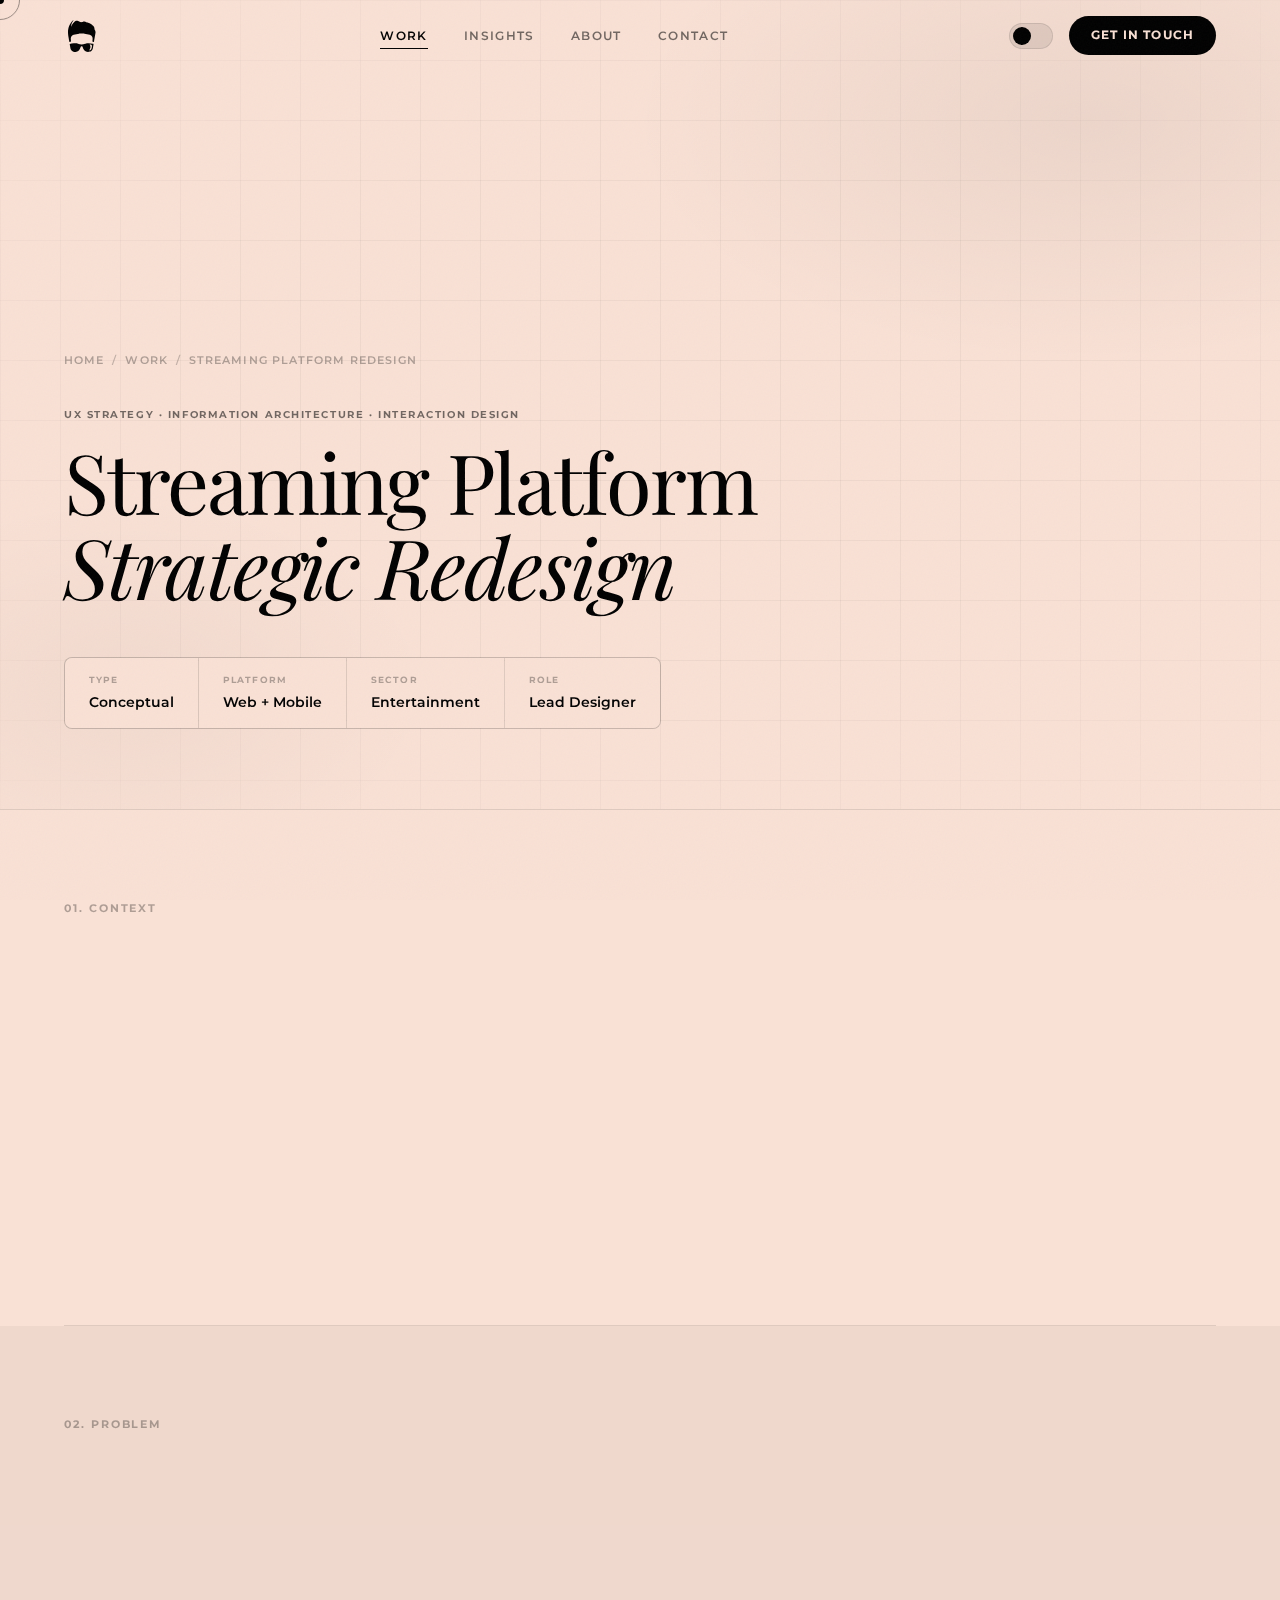
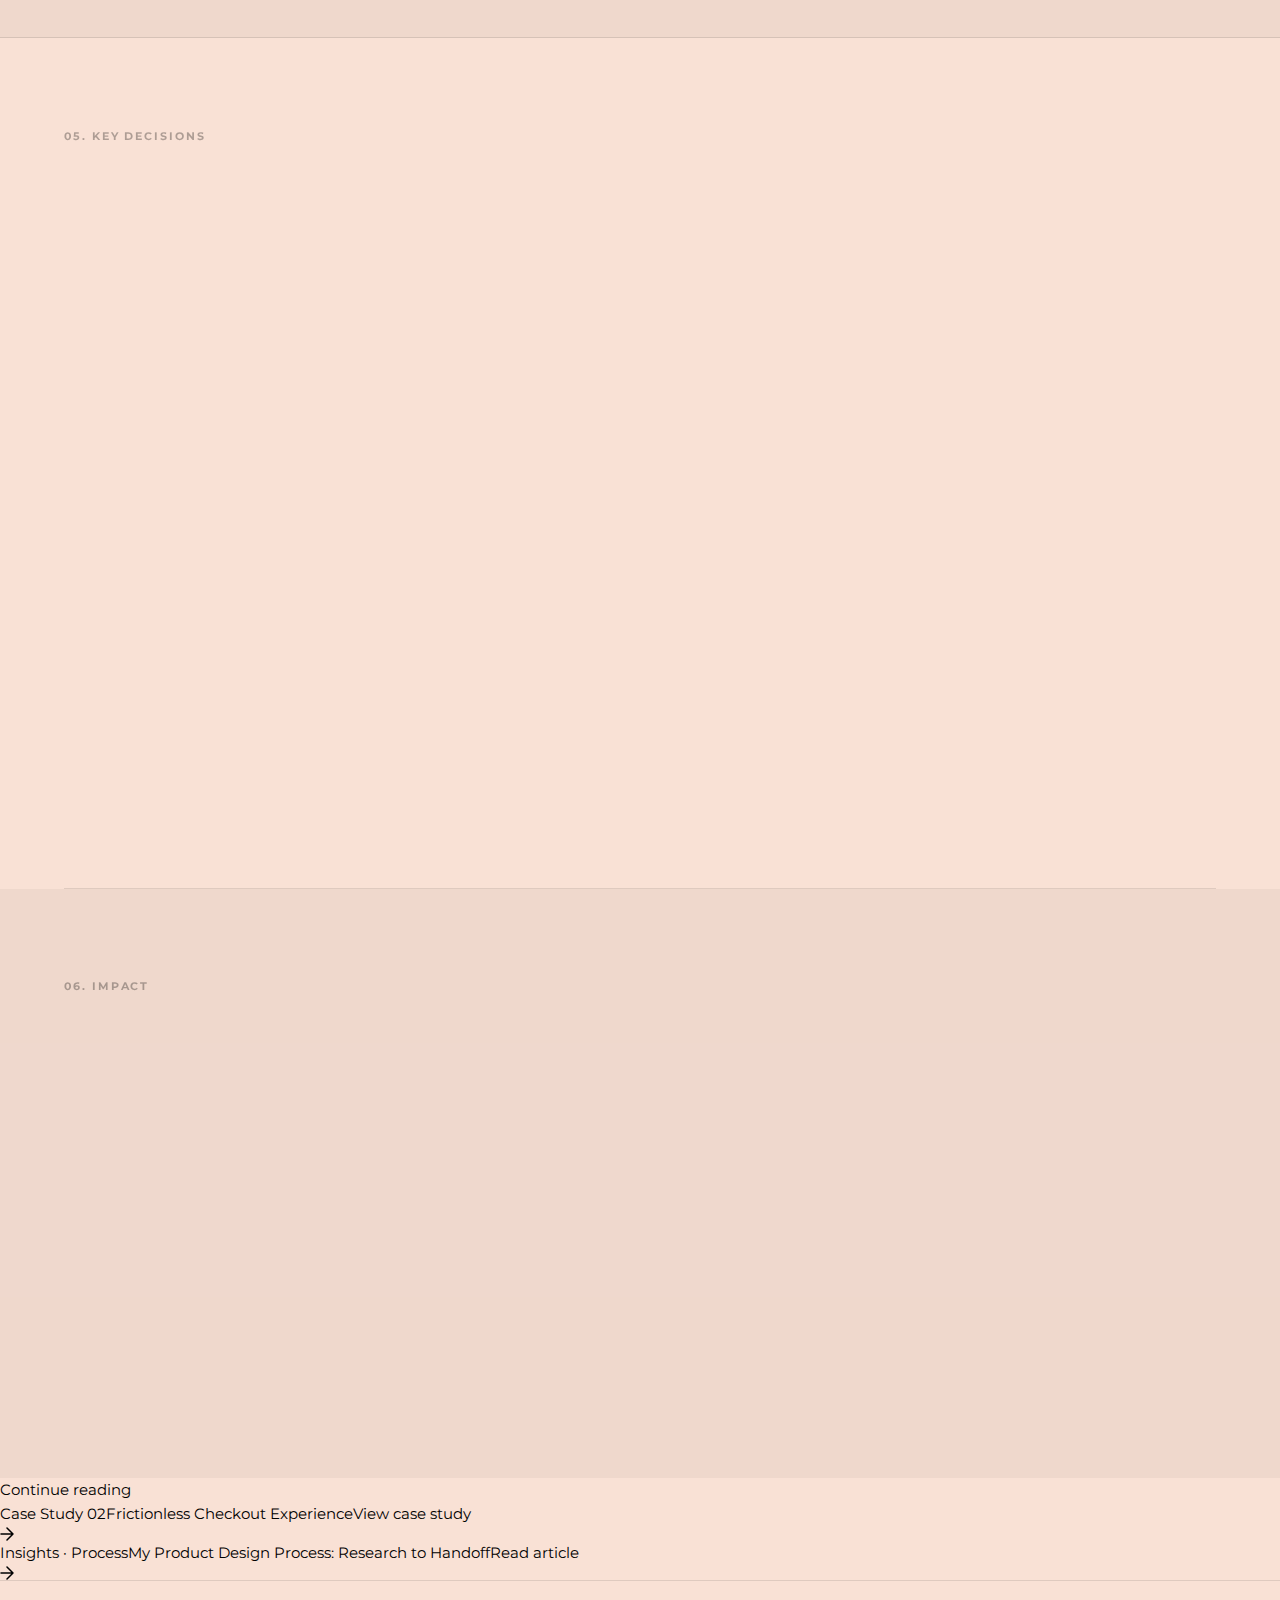
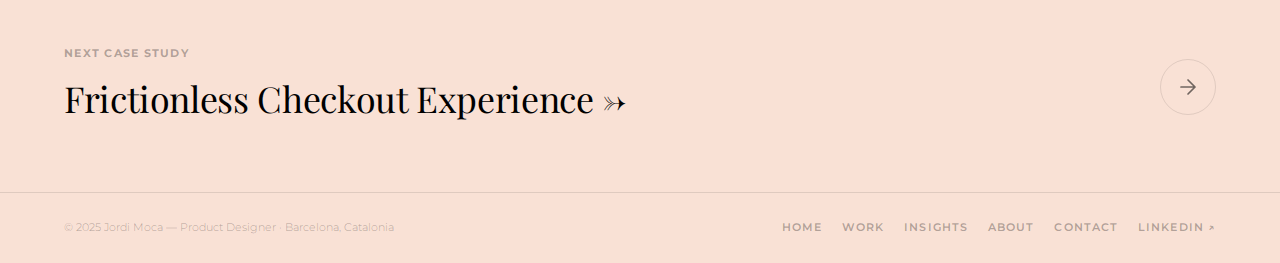
<file: work/streaming-product-design.html>
<!DOCTYPE html>
<html lang="en">
<head>
<meta charset="UTF-8"/>
<meta name="viewport" content="width=device-width, initial-scale=1.0"/>
<meta http-equiv="X-UA-Compatible" content="IE=edge"/>

<!-- Primary SEO -->
<title>Streaming Platform Redesign — UX Case Study | Jordi Moca</title>
<meta name="description" content="UX case study: redesigning a streaming platform discovery experience. From 7+ interactions to play down to 3, using mood-based filtering, honest metadata and restructured information architecture."/>
<meta name="author" content="Jordi Moca"/>
<meta name="robots" content="index, follow, max-snippet:-1, max-image-preview:large, max-video-preview:-1"/>
<link rel="canonical" href="https://jordimoca.com/work/streaming-product-design.html"/>

<!-- Open Graph -->
<meta property="og:type" content="article"/>
<meta property="og:url" content="https://jordimoca.com/work/streaming-product-design.html"/>
<meta property="og:title" content="Streaming Platform Redesign — UX Case Study | Jordi Moca"/>
<meta property="og:description" content="UX case study: redesigning a streaming platform discovery experience. From 7+ interactions to play down to 3, using mood-based filtering, honest metadata and restructured information architecture."/>
<meta property="og:image" content="https://jordimoca.com/images/og-image.jpg"/>
<meta property="og:image:width" content="1200"/>
<meta property="og:image:height" content="630"/>
<meta property="og:locale" content="en_GB"/>
<meta property="og:site_name" content="Jordi Moca — Product Designer"/>

<!-- Twitter Card -->
<meta name="twitter:card" content="summary_large_image"/>
<meta name="twitter:title" content="Streaming Platform Redesign — UX Case Study | Jordi Moca"/>
<meta name="twitter:description" content="UX case study: redesigning a streaming platform discovery experience. From 7+ interactions to play down to 3, using mood-based filtering, honest metadata and restructured information architecture."/>
<meta name="twitter:image" content="https://jordimoca.com/images/og-image.jpg"/>

<!-- Favicon -->
<link rel="icon" type="image/svg+xml" href="../favicon.svg"/>

<!-- Preload fonts -->
<link rel="preconnect" href="https://fonts.googleapis.com"/>
<link rel="preconnect" href="https://fonts.gstatic.com" crossorigin/>
<link rel="preload" href="https://fonts.googleapis.com/css2?family=Playfair+Display:ital,wght@0,400;0,700;1,400&family=Montserrat:wght@300;400;600;700&display=swap" as="style" onload="this.onload=null;this.rel='stylesheet'"/>
<noscript><link rel="stylesheet" href="https://fonts.googleapis.com/css2?family=Playfair+Display:ital,wght@0,400;0,700;1,400&family=Montserrat:wght@300;400;600;700&display=swap"/></noscript>

<!-- Stylesheet -->
<link rel="stylesheet" href="../css/styles.css"/>

<script type="application/ld+json">
{
  "@context": "https://schema.org",
  "@type": "CreativeWork",
  "name": "Streaming Platform Strategic Redesign",
  "description": "UX case study: redesigning a streaming platform discovery experience to reduce interactions from 7+ to 3 using mood-based filtering and improved information architecture.",
  "author": {"@type": "Person","name": "Jordi Moca","url": "https://jordimoca.com"},
  "url": "https://jordimoca.com/work/streaming-product-design.html",
  "keywords": ["UX design","streaming platform","information architecture","interaction design","product design","discovery UX"],
  "about": [{"@type": "Thing","name": "UX Design"},{"@type": "Thing","name": "Information Architecture"}],
  "breadcrumb": {
    "@type": "BreadcrumbList",
    "itemListElement": [
      {"@type": "ListItem","position": 1,"name": "Home","item": "https://jordimoca.com/"},
      {"@type": "ListItem","position": 2,"name": "Work","item": "https://jordimoca.com/work/"},
      {"@type": "ListItem","position": 3,"name": "Streaming Platform Redesign","item": "https://jordimoca.com/work/streaming-product-design.html"}
    ]
  }
}
</script>

<!-- Anti-FOUC -->
<script>(function(){var t=localStorage.getItem('jm-theme');var s=window.matchMedia('(prefers-color-scheme:dark)').matches?'dark':'light';document.documentElement.setAttribute('data-theme',t||s);})();</script>
</head>
<body>

<!-- Chrome -->
<div class="grain-overlay" aria-hidden="true"></div>
<div class="scroll-progress" id="scroll-progress" aria-hidden="true"></div>
<div class="cur-dot" id="cur-dot" aria-hidden="true"></div>
<div class="cur-ring" id="cur-ring" aria-hidden="true"></div>
<a class="skip-link" href="#main">Skip to main content</a>

<header role="banner">
  <nav class="site-nav" id="site-nav" aria-label="Primary navigation">
    <div class="nav-inner">
      <a class="nav-logo" href="../" aria-label="Jordi Moca — go to homepage">
        <svg xmlns="http://www.w3.org/2000/svg" viewBox="0 0 875 1017" fill="none" aria-hidden="true" focusable="false" ><path d="M176.06 0C176.39 0.99 176.72 1.98 177.06 3C175.83 4.99609 175.83 4.99609 173.873 7.4375C160.4 25.2601 149.793 45.8858 140.058 65.9561C139.049 68.0229 138.018 70.0777 136.986 72.1328C116.589 113.303 96.0603 166.563 96.0603 213C96.4659 212.09 96.4659 212.09 96.8797 211.162C110.105 181.61 125.106 153.314 144.06 127C144.618 126.226 145.175 125.453 145.749 124.656C152.582 115.208 159.504 105.885 167.06 97C167.511 96.466 167.961 95.932 168.426 95.3818C175.438 87.0725 182.57 78.8846 190.06 71C190.713 70.3083 191.365 69.6165 192.037 68.9038C201.878 58.5367 211.685 49.247 224.06 42C224.696 41.627 225.332 41.254 225.987 40.8696C254.108 24.7974 287.99 21.6789 319.06 30C320.161 30.2887 321.262 30.5775 322.396 30.875C334.069 34.38 344.846 40.4606 355.06 47C383.127 64.9435 415.647 73.5294 448.74 66.4248C459.203 63.8631 469.25 60.2506 479.299 56.4089C486.441 53.7342 493.503 52.1259 501.06 51C501.925 50.8698 502.79 50.7396 503.681 50.6055C506.146 50.302 508.58 50.1223 511.06 50C512.119 49.9471 513.177 49.8943 514.267 49.8398C540.4 49.1887 562.737 56.9081 585.31 69.3359C594.376 74.3001 603.045 78.2337 613.06 81C614.117 81.2952 615.174 81.5904 616.263 81.8945C623.736 83.7266 631.091 84.3812 638.748 84.9375C674.138 87.5573 699.977 102.159 727.452 123.739C729.136 125.059 730.826 126.37 732.517 127.68C738.926 132.659 745.216 137.748 751.383 143.024C754.665 145.831 757.995 148.558 761.373 151.25C766.839 155.694 771.948 160.483 777.052 165.333C780.63 168.734 784.248 172.076 787.931 175.363C816.236 200.757 837.809 228.732 841.06 268C841.135 270.088 841.192 272.177 841.236 274.266C841.26 275.404 841.284 276.542 841.308 277.715C841.351 280.056 841.382 282.397 841.402 284.738C841.715 297.662 845.384 306.906 852.873 317.312C874.108 348.061 878.554 381.607 872.06 417.927C871.74 419.79 871.422 421.654 871.105 423.517C870.275 428.38 869.424 433.24 868.569 438.099C867.747 442.788 866.947 447.48 866.145 452.173C864.323 462.809 862.47 473.44 860.612 484.071C859.68 489.41 858.75 494.75 857.82 500.089C856.257 509.056 854.693 518.023 853.128 526.989C851.545 536.054 849.964 545.12 848.384 554.186C848.19 555.3 847.995 556.414 847.795 557.562C847.016 562.034 846.236 566.507 845.457 570.98C843.377 582.915 841.295 594.849 839.209 606.783C838.488 610.906 837.767 615.03 837.046 619.153C836.785 620.645 836.785 620.645 836.519 622.167C834.386 634.369 832.268 646.574 830.172 658.783C829.356 663.533 828.534 668.282 827.713 673.031C827.1 676.593 826.495 680.157 825.891 683.721C825.535 685.781 825.178 687.84 824.821 689.9C824.669 690.814 824.517 691.728 824.36 692.67C823.288 698.772 823.288 698.772 821.06 701C815.473 699.329 809.886 697.656 804.3 695.983C802.401 695.414 800.502 694.846 798.603 694.278C795.867 693.46 793.132 692.64 790.396 691.82C789.552 691.568 788.708 691.316 787.839 691.056C783.555 689.771 779.295 688.443 775.06 687C775.644 675.11 776.821 663.331 778.159 651.505C778.735 646.398 779.292 641.289 779.849 636.18C780.011 634.696 780.011 634.696 780.176 633.182C784.609 592.407 786.433 551.857 760.127 517.52C756.585 513.201 752.891 509.062 749.06 505C748.448 504.323 747.836 503.646 747.205 502.949C732.306 487.098 712.248 478.841 692.06 472C690.882 471.599 689.704 471.198 688.49 470.785C634.468 452.495 578.939 440.069 522.248 433.688C520.948 433.54 519.649 433.393 518.31 433.241C513.897 432.776 509.482 432.372 505.06 432C503.547 431.871 503.547 431.871 502.003 431.739C481.07 430.008 460.226 429.635 439.231 429.682C436.644 429.688 434.058 429.69 431.471 429.693C407.326 429.729 383.308 429.998 359.292 432.747C356.933 433.014 354.572 433.268 352.211 433.52C293.553 439.836 236.318 452.897 180.435 471.75C179.666 472.006 178.897 472.262 178.104 472.526C144.73 483.703 117.512 502.839 101.189 534.59C88.3085 560.529 87.1427 586.678 89.6853 615.062C89.8669 617.194 90.0483 619.326 90.2293 621.458C91.6425 637.745 93.4457 653.981 95.4846 670.201C95.5898 671.039 95.6949 671.877 95.8032 672.74C95.9994 674.292 96.1982 675.843 96.4002 677.394C96.8146 680.642 97.0603 683.717 97.0603 687C79.4318 692.468 61.7672 697.792 44.0603 703C40.1628 684.504 36.9975 665.877 33.7615 647.257C33.2782 644.476 32.7942 641.696 32.31 638.916C30.6092 629.148 28.9113 619.379 27.2158 609.61C25.655 600.617 24.0871 591.626 22.5159 582.635C21.152 574.828 19.7936 567.019 18.4391 559.211C17.6369 554.586 16.8326 549.962 16.0226 545.34C12.8026 526.952 9.73718 508.563 7.23781 490.062C7.1372 489.321 7.0366 488.58 6.93294 487.816C3.0627 459.09 1.08272 430.262 0.557636 401.289C0.497915 398.005 0.432845 394.721 0.366963 391.438C0.246768 385.292 0.14516 379.146 0.060322 373C0.0489823 372.196 0.0376426 371.392 0.0259592 370.563C-0.191234 352.942 0.9625 335.539 3.18532 318.062C3.29225 317.212 3.39919 316.362 3.50936 315.486C14.3577 230.134 46.0089 148.14 99.0603 80C99.9043 78.8999 100.748 77.7996 101.592 76.6992C108.421 67.8448 115.629 59.3535 123.06 51C123.525 50.4765 123.989 49.953 124.467 49.4136C131.318 41.7279 138.544 34.4174 145.81 27.125C147.142 25.7867 147.142 25.7867 148.5 24.4214C153.525 19.4083 158.636 14.5792 164.06 10C164.636 9.51306 165.212 9.02611 165.805 8.52441C167.385 7.1973 168.971 5.87812 170.56 4.5625C171.097 4.11713 171.633 3.67176 172.185 3.21289C173.476 2.14099 174.768 1.07035 176.06 0Z" fill="currentColor"/><path d="M218.36 736.815C221.227 736.813 224.094 736.794 226.961 736.775C243.904 736.723 261.122 737.322 277.685 741.188C279.1 741.508 279.1 741.508 280.544 741.835C293.615 744.923 306.001 749.626 318.31 754.938C389.863 785.71 471.977 785.103 544.246 757.123C548.489 755.43 552.682 753.629 556.873 751.812C585.181 739.543 614.621 736.569 645.185 736.688C646.172 736.689 647.16 736.691 648.177 736.693C695.617 736.839 741.901 743.889 787.435 757.188C788.158 757.398 788.881 757.608 789.626 757.824C797.343 760.082 804.803 762.5 812.06 766C811.463 774.138 810.306 782.094 808.899 790.128C808.572 792.025 808.572 792.025 808.238 793.961C807.645 797.4 807.046 800.838 806.446 804.276C805.943 807.163 805.442 810.05 804.941 812.937C803.758 819.76 802.569 826.581 801.378 833.402C800.156 840.399 798.943 847.397 797.733 854.395C796.688 860.439 795.638 866.482 794.584 872.524C793.957 876.117 793.332 879.71 792.712 883.304C786.027 922.041 774.751 958.087 741.373 982.125C728.72 990.934 715.449 998.439 701.06 1004C700.385 1004.26 699.709 1004.53 699.013 1004.8C659.859 1019.68 610.644 1021.59 571.701 1004.78C553.969 996.334 539.203 984.454 525.06 971C524.305 970.309 523.55 969.618 522.771 968.906C511.636 958.378 502.599 945.278 495.06 932C494.43 930.913 493.8 929.827 493.15 928.707C481.982 908.963 474.917 887.33 468.043 865.815C467.7 864.763 467.358 863.71 467.006 862.625C466.546 861.198 466.546 861.198 466.076 859.742C461.886 848.434 453.745 839.509 443.06 834C437.982 831.823 433.323 831 427.931 832.652C415.553 837.668 406.627 846.87 401.296 858.927C399.258 863.995 397.762 869.194 396.248 874.438C385.735 909.498 370.19 941.15 345.06 968C344.189 968.937 343.317 969.874 342.42 970.84C314.573 1000.1 279.148 1014.88 239.06 1016C238.317 1016.02 237.573 1016.04 236.807 1016.07C209.009 1016.76 182.436 1011.53 157.06 1000C156.346 999.678 155.631 999.355 154.894 999.023C124.294 985.018 97.5934 961.656 85.3606 929.716C80.0448 914.965 77.3526 899.876 74.7933 884.456C74.1824 880.798 73.5528 877.143 72.9246 873.488C72.1299 868.858 71.3369 864.228 70.5518 859.597C68.5529 847.81 66.4883 836.036 64.3963 824.266C64.0922 822.552 63.7883 820.839 63.4844 819.126C62.3014 812.458 61.1182 805.79 59.9306 799.123C59.2384 795.235 58.5505 791.346 57.8658 787.457C57.6129 786.026 57.3586 784.594 57.1026 783.163C56.7522 781.203 56.4076 779.242 56.0632 777.281C55.8685 776.183 55.6737 775.085 55.4731 773.953C55.0955 771.252 54.9793 768.722 55.0603 766C94.5345 749.49 139.495 741.002 182.06 738C183.237 737.914 184.413 737.828 185.625 737.739C196.536 736.99 207.425 736.814 218.36 736.815ZM689.06 779C687.706 781.986 687.706 781.986 689.177 784.793C689.758 785.913 690.338 787.033 690.935 788.188C691.249 788.799 691.563 789.41 691.886 790.041C694.359 794.808 697.017 799.465 699.685 804.125C714.122 829.458 716.715 856.991 709.06 885C707.951 888.571 706.734 892.099 705.49 895.625C705.143 896.614 704.797 897.603 704.44 898.621C700.456 909.873 696.084 920.968 691.685 932.062C690.474 935.127 689.265 938.192 688.057 941.257C687.315 943.138 686.572 945.018 685.826 946.897C682.008 956.146 682.008 956.146 681.06 966C688.301 968.131 695.466 964.389 701.882 961.053C727.86 946.403 742.69 922.633 750.658 894.496C756.76 871.829 761.17 847.949 761.31 824.438C761.331 823.569 761.352 822.701 761.373 821.807C761.432 811.819 758.867 802.515 752.06 795C737.4 783.12 712.101 778.68 693.56 778.938C692.704 778.947 691.848 778.956 690.967 778.965C690.337 778.976 689.708 778.988 689.06 779Z" fill="currentColor"/></svg>
      </a>
      <ul class="nav-links" role="list">
        <li><a href="">Work</a></li>
        <li><a href="../insights/">Insights</a></li>
        <li><a href="../about.html">About</a></li>
        <li><a href="../#contact">Contact</a></li>
      </ul>
      <div class="nav-right">
        <button class="theme-toggle" id="theme-toggle" aria-label="Toggle light/dark mode" aria-pressed="false"></button>
        <a href="mailto:jordimoca@gmail.com" class="nav-cta">Get in touch</a>
        <button class="hamburger" id="hamburger" aria-label="Open menu" aria-expanded="false" aria-controls="mob-menu">
          <span></span><span></span><span></span>
        </button>
      </div>
    </div>
  </nav>
</header>

<div class="mob-menu" id="mob-menu" role="dialog" aria-label="Site navigation" aria-modal="true">
  <a href="">Work</a>
  <a href="../insights/">Insights</a>
  <a href="../about.html">About</a>
  <a href="../#contact">Contact</a>
  <a href="mailto:jordimoca@gmail.com">Email me</a>
</div>

<main id="main">

<!-- HERO -->
<header class="cs-hero" aria-labelledby="cs1-title">
  <div class="cs-hero__ambient" aria-hidden="true"></div>
  <div class="cs-hero__grid" aria-hidden="true"></div>
  <div class="cs-hero__inner">
    <nav class="breadcrumb" aria-label="Breadcrumb" style="margin-bottom:36px">
      <a href="../">Home</a><span class="breadcrumb__sep" aria-hidden="true">/</span>
      <a href="./">Work</a><span class="breadcrumb__sep" aria-hidden="true">/</span>
      <span aria-current="page">Streaming Platform Redesign</span>
    </nav>
    <p class="cs-hero__tag">UX Strategy &middot; Information Architecture &middot; Interaction Design</p>
    <h1 id="cs1-title" class="cs-hero__title">Streaming Platform<br><em>Strategic Redesign</em></h1>
    <dl class="cs-meta" aria-label="Project details">
      <div class="cs-meta__cell"><dt class="cs-meta__label">Type</dt><dd class="cs-meta__value">Conceptual</dd></div>
      <div class="cs-meta__cell"><dt class="cs-meta__label">Platform</dt><dd class="cs-meta__value">Web + Mobile</dd></div>
      <div class="cs-meta__cell"><dt class="cs-meta__label">Sector</dt><dd class="cs-meta__value">Entertainment</dd></div>
      <div class="cs-meta__cell"><dt class="cs-meta__label">Role</dt><dd class="cs-meta__value">Lead Designer</dd></div>
    </dl>
  </div>
</header>

<!-- CONTEXT -->
<section class="cs-section" aria-labelledby="cs1-context">
  <div class="container"><div class="two-col">
    <div class="sticky-label"><p class="section-eyebrow" id="cs1-context">01. Context</p></div>
    <div>
      <h2 class="t-h2 reveal">More content,<br><em>less satisfaction</em></h2>
      <p class="t-body reveal reveal-d1">Streaming platforms suffer from a consistent paradox: the more titles they add, the harder it becomes for users to find something to watch. This project is a <strong>strategic redesign focused entirely on the discovery experience</strong> &mdash; not the catalogue, but the interface in front of it.</p>
      <div class="cs-callout reveal reveal-d2"><p><strong>Core hypothesis:</strong> Users don&rsquo;t have a content problem. They have a decision problem. The interface creates it &mdash; and the interface can solve it.</p></div>
    </div>
  </div></div>
</section>

<hr class="section-hr" aria-hidden="true"/>

<!-- PROBLEM -->
<section class="cs-section cs-section--surface" aria-labelledby="cs1-problem">
  <div class="container"><div class="two-col">
    <div class="sticky-label"><p class="section-eyebrow" id="cs1-problem">02. Problem</p></div>
    <div>
      <h2 class="t-h2 reveal">7 interactions<br>before pressing <em>play</em></h2>
      <p class="t-body reveal reveal-d1">I audited three major streaming platforms across 30-minute browsing sessions each, documenting every friction point. The patterns were consistent across all three platforms.</p>
      <ol class="decisions-list reveal reveal-d1" role="list">
        <li class="decision-item"><div class="decision-item__num" aria-hidden="true">&#x2A;</div><div class="decision-item__content"><strong>Business logic, not user intent</strong><p>Homepage rows promote content based on commercial deals, not what the user wants now. The algorithm surfaces familiar-but-wrong rather than new-and-relevant.</p></div></li>
        <li class="decision-item"><div class="decision-item__num" aria-hidden="true">&#x2A;</div><div class="decision-item__content"><strong>Cards that can&rsquo;t make a case</strong><p>Content cards show almost nothing useful: a title and a badge. No runtime. No honest rating. Users make high-effort decisions on near-zero signal.</p></div></li>
        <li class="decision-item"><div class="decision-item__num" aria-hidden="true">&#x2A;</div><div class="decision-item__content"><strong>Search requires prior knowledge</strong><p>The search model assumes intent. Users browsing without a specific title in mind &mdash; the majority &mdash; get no help from it.</p></div></li>
        <li class="decision-item"><div class="decision-item__num" aria-hidden="true">&#x2A;</div><div class="decision-item__content"><strong>Detail page buries the lead</strong><p>The play button is often below the fold, competing with episode lists, cast information and platform marketing.</p></div></li>
      </ol>
      <div class="cs-callout reveal reveal-d2"><p>Measured average: <strong>7+ interactions</strong> from app open to pressing play. Target: <strong>3 or fewer.</strong></p></div>
    </div>
  </div></div>
</section>

<!-- FLOW DIAGRAM -->
<section class="screens-band" aria-labelledby="cs1-flow">
  <div class="container">
    <div class="screens-head reveal"><p class="section-eyebrow">User Flow Analysis</p><h2 class="t-h3" id="cs1-flow">Before vs. After</h2><p>Mapping the full path from open to play &mdash; and cutting it in half</p></div>
    <div class="screens-grid reveal reveal-d1">
      <div class="screen-frame" aria-label="Before flow: 7+ steps with friction points highlighted"><div class="mock-flow"><div class="flow-label flow-label--bad">Before &mdash; 7+ steps</div><div class="flow-row"><div class="flow-step flow-step--neutral">Open</div><span class="flow-arrow">&rsaquo;</span><div class="flow-step flow-step--bad">Scroll rows</div><span class="flow-arrow">&rsaquo;</span><div class="flow-step flow-step--bad">Search</div><span class="flow-arrow">&rsaquo;</span><div class="flow-step flow-step--bad">Browse</div></div><div class="flow-row" style="padding-left:8px"><div class="flow-step flow-step--neutral">Detail</div><span class="flow-arrow">&rsaquo;</span><div class="flow-step flow-step--bad">Scroll</div><span class="flow-arrow">&rsaquo;</span><div class="flow-step flow-step--bad">Read</div><span class="flow-arrow">&rsaquo;</span><div class="flow-step flow-step--bad">Play</div></div><div class="flow-divider"></div><div class="flow-insights"><div class="flow-insight"><div class="flow-dot flow-dot--bad"></div><div class="flow-text">Homepage ordered by business logic, not user intent</div></div><div class="flow-insight"><div class="flow-dot flow-dot--bad"></div><div class="flow-text">Cards provide no decision-making signal</div></div><div class="flow-insight"><div class="flow-dot flow-dot--bad"></div><div class="flow-text">Play button buried below the fold</div></div></div></div><div class="screen-label">Current state &mdash; friction steps in red</div></div>
      <div class="screen-frame" aria-label="After flow: 3 steps — open, choose mood, play"><div class="mock-flow"><div class="flow-label flow-label--good">After &mdash; 3 steps</div><div class="flow-row"><div class="flow-step flow-step--best">Open</div><span class="flow-arrow flow-arrow--good">&rsaquo;</span><div class="flow-step flow-step--ok">Choose mood</div><span class="flow-arrow flow-arrow--good">&rsaquo;</span><div class="flow-step flow-step--best">Play</div></div><div class="flow-divider"></div><div class="flow-insights"><div class="flow-insight"><div class="flow-dot flow-dot--good"></div><div class="flow-text">Mood selector narrows choice before browsing begins</div></div><div class="flow-insight"><div class="flow-dot flow-dot--good"></div><div class="flow-text">Cards show duration, year and an honest rating</div></div><div class="flow-insight"><div class="flow-dot flow-dot--good"></div><div class="flow-text">Play is the primary action, above the fold</div></div><div class="flow-insight"><div class="flow-dot flow-dot--good"></div><div class="flow-text">Single editorial hero with transparent reasoning</div></div></div></div><div class="screen-label">Redesigned flow &mdash; decision at open</div></div>
    </div>
  </div>
</section>

<!-- RESEARCH -->
<section class="cs-section" aria-labelledby="cs1-research">
  <div class="container"><div class="two-col">
    <div class="sticky-label"><p class="section-eyebrow" id="cs1-research">03. Research</p></div>
    <div>
      <h2 class="t-h2 reveal">Understanding the<br><em>decision problem</em></h2>
      <p class="t-body reveal reveal-d1">Beyond the audit, I conducted structured interviews with 12 regular streaming users, asking them to think aloud during a browsing session. Three consistent patterns emerged:</p>
      <ol class="decisions-list reveal reveal-d2" role="list">
        <li class="decision-item"><div class="decision-item__num">1</div><div class="decision-item__content"><strong>Decision by mood, not by genre</strong><p>Not one participant described wanting to watch &ldquo;a thriller&rdquo; or &ldquo;a drama&rdquo;. They described wanting to feel tense, relaxed, inspired, sad. Mood is the actual input the interface isn&rsquo;t accepting.</p></div></li>
        <li class="decision-item"><div class="decision-item__num">2</div><div class="decision-item__content"><strong>Time is a hard constraint</strong><p>Every participant factored available time into their decision. Duration was the most common first question. Yet cards gave them no data to answer it with.</p></div></li>
        <li class="decision-item"><div class="decision-item__num">3</div><div class="decision-item__content"><strong>The scroll is where sessions die</strong><p>When users couldn&rsquo;t make a decision from the homepage within 2&ndash;3 rows, they either defaulted to something they&rsquo;d already seen or left the platform entirely.</p></div></li>
      </ol>
    </div>
  </div></div>
</section>

<!-- DESIGN PROCESS -->
<section class="cs-section cs-section--surface" aria-labelledby="cs1-process">
  <div class="container"><div class="two-col">
    <div class="sticky-label"><p class="section-eyebrow" id="cs1-process">04. Design Process</p></div>
    <div>
      <h2 class="t-h2 reveal">Three changes.<br><em>One principle.</em></h2>
      <p class="t-body reveal reveal-d1">Every decision went through the same filter: <strong>does this help the user get to something they&rsquo;ll enjoy watching, faster?</strong></p>
      <ol class="decisions-list reveal reveal-d2" role="list">
        <li class="decision-item"><div class="decision-item__num">1</div><div class="decision-item__content"><strong>Mood-based entry replaced the homepage row model</strong><p>Five mood options replace algorithm carousels. This narrows the decision space before browsing begins. Five is the upper bound &mdash; beyond that, the selector itself becomes a source of paralysis.</p></div></li>
        <li class="decision-item"><div class="decision-item__num">2</div><div class="decision-item__content"><strong>Cards redesigned for honest metadata</strong><p>New cards show title, year, runtime and one aggregated rating. Duration was the highest-impact addition: previously invisible, now the second piece of information shown.</p></div></li>
        <li class="decision-item"><div class="decision-item__num">3</div><div class="decision-item__content"><strong>Detail page restructured around the primary action</strong><p>Play moves above the fold as the unambiguous primary action. Synopsis is collapsed by default. All secondary information stays &mdash; just below the fold where it belongs.</p></div></li>
      </ol>
    </div>
  </div></div>
</section>

<!-- UI SCREENS -->
<section class="screens-band" aria-labelledby="cs1-screens">
  <div class="container">
    <div class="screens-head reveal"><p class="section-eyebrow">Final Solution</p><h2 class="t-h3" id="cs1-screens">Key Interface Moments</h2><p>Homepage &middot; Discovery &middot; Content Detail</p></div>
    <div class="screens-grid screens-grid--three reveal reveal-d1">
      <div class="screen-frame" aria-label="Homepage: mood-based selector with editorial hero">
        <div class="mock-home"><div class="mock-nav"><div class="mock-nav__logo"></div><div class="mock-nav__links"><span></span><span></span><span></span></div><div class="mock-nav__btn"></div></div><div class="mock-home__hero"><div class="m-line m-line--h1"></div><div class="m-line m-line--h2"></div><div class="m-line m-line--h3"></div><div class="m-line m-line--s1"></div><div class="m-line m-line--s2"></div><div class="m-btns"><div class="m-btn-primary"></div><div class="m-btn-ghost"></div></div></div><div class="mock-home__mood"><div class="mock-mood-label">What&rsquo;s your mood?</div><div class="mock-mood-pills"><div class="mock-pill mock-pill--on pill-w1"></div><div class="mock-pill mock-pill--off pill-w2"></div><div class="mock-pill mock-pill--off pill-w3"></div><div class="mock-pill mock-pill--off pill-w4"></div><div class="mock-pill mock-pill--off pill-w5"></div></div></div></div>
        <div class="screen-label">Homepage &mdash; mood-first entry</div>
      </div>
      <div class="screen-frame" aria-label="Discovery page filtered by Tense mood, 18 results">
        <div class="mock-disc"><div class="mock-nav"><div class="mock-nav__logo"></div><div class="mock-nav__links"><span></span><span></span></div></div><div class="mock-search"><div class="mock-search__icon"></div><div class="mock-search__text"></div></div><div class="mock-filters"><div class="mock-filter mock-filter--on fw1"></div><div class="mock-filter mock-filter--off fw2"></div><div class="mock-filter mock-filter--off fw3"></div><div class="mock-filter mock-filter--off fw4"></div><div class="mock-filter mock-filter--off fw5"></div></div><div class="mock-result-label">18 results for &ldquo;Tense&rdquo;</div><div class="mock-grid"><div class="mock-card"><div class="mock-card__badge"></div><div class="mock-card__overlay"><div class="mock-card__title"></div><div class="mock-card__sub"></div></div></div><div class="mock-card"><div class="mock-card__overlay"><div class="mock-card__title"></div><div class="mock-card__sub"></div></div></div><div class="mock-card"><div class="mock-card__badge"></div><div class="mock-card__overlay"><div class="mock-card__title"></div><div class="mock-card__sub"></div></div></div><div class="mock-card"><div class="mock-card__overlay"><div class="mock-card__title"></div><div class="mock-card__sub"></div></div></div><div class="mock-card"><div class="mock-card__badge"></div><div class="mock-card__overlay"><div class="mock-card__title"></div><div class="mock-card__sub"></div></div></div><div class="mock-card"><div class="mock-card__overlay"><div class="mock-card__title"></div><div class="mock-card__sub"></div></div></div></div></div>
        <div class="screen-label">Discovery &mdash; filtered by mood</div>
      </div>
      <div class="screen-frame" aria-label="Detail page: play button above the fold">
        <div class="mock-detail"><div class="mock-nav" style="height:22px"><div style="font-size:4px;color:var(--fg-dim);font-weight:600">&larr; Back</div><div style="width:13px;height:13px;border-radius:50%;border:1px solid var(--border)"></div></div><div class="mock-detail__hero"><div class="mock-detail__overlay"></div><div class="mock-detail__badges"><span></span><span></span></div></div><div class="mock-detail__body"><div class="mock-detail__title"></div><div class="mock-detail__meta"><span></span><span></span><span></span></div><div class="mock-detail__play"></div><div style="font-size:3px;font-weight:700;letter-spacing:.1em;text-transform:uppercase;color:var(--fg-dim);margin-bottom:2px;opacity:.6">Synopsis</div><div class="mock-detail__synopsis"><span></span><span></span><span></span></div></div></div>
        <div class="screen-label">Detail &mdash; play above the fold</div>
      </div>
    </div>
  </div>
</section>

<!-- KEY DECISIONS -->
<section class="cs-section" aria-labelledby="cs1-decisions">
  <div class="container"><div class="two-col">
    <div class="sticky-label"><p class="section-eyebrow" id="cs1-decisions">05. Key Decisions</p></div>
    <div>
      <h2 class="t-h2 reveal">The <em>reasoning</em><br>behind the work</h2>
      <ol class="decisions-list reveal reveal-d1" role="list">
        <li class="decision-item"><div class="decision-item__num">01</div><div class="decision-item__content"><strong>Mood as primary discovery — not genre</strong><p>Mood is how humans actually think about watching. Replacing the row model with five mood entry points narrows the decision space before browsing begins. Five options is the upper bound of manageable choice.</p></div></li>
        <li class="decision-item"><div class="decision-item__num">02</div><div class="decision-item__content"><strong>Runtime is the most underrated metadata field</strong><p>Duration is a hard constraint for most users. Adding it as the second most prominent card element had the highest signal-to-implementation ratio of any change in the project.</p></div></li>
        <li class="decision-item"><div class="decision-item__num">03</div><div class="decision-item__content"><strong>Play as unambiguous primary action</strong><p>On a detail page, play competed with episode selectors, cast lists and platform recommendations. Moving it above the fold removes a decision layer entirely.</p></div></li>
        <li class="decision-item"><div class="decision-item__num">04</div><div class="decision-item__content"><strong>Progress removed from the homepage</strong><p>&ldquo;72% complete&rdquo; creates anxiety on a surface that should feel like a fresh start. Progress stays in library and detail views where context is relevant.</p></div></li>
        <li class="decision-item"><div class="decision-item__num">05</div><div class="decision-item__content"><strong>One editorial hero with a transparent reason</strong><p>Instead of an autoplay hero promoting a commercial deal, one recommendation with a stated reason: &ldquo;Because you watched X.&rdquo; Signal, not noise. Trust built, not assumed.</p></div></li>
      </ol>
    </div>
  </div></div>
</section>

<hr class="section-hr" aria-hidden="true"/>

<!-- IMPACT -->
<section class="cs-section cs-section--surface" aria-labelledby="cs1-impact">
  <div class="container"><div class="two-col">
    <div class="sticky-label"><p class="section-eyebrow" id="cs1-impact">06. Impact</p></div>
    <div>
      <h2 class="t-h2 reveal">Fewer steps.<br><em>Better decisions.</em></h2>
      <p class="t-body reveal reveal-d1">The redesign shifts the question the interface asks. The old homepage: <em>&ldquo;What do you want to watch?&rdquo;</em> The new one: <em>&ldquo;What are you in the mood for right now?&rdquo;</em> That reframe changes everything downstream &mdash; layout, card design, search, detail hierarchy.</p>
      <div class="outcome-grid reveal reveal-d2" role="list" aria-label="Project outcomes">
        <div class="outcome-cell" role="listitem"><div class="outcome-cell__number">7&rarr;3</div><div class="outcome-cell__label">Interactions to play</div><div class="outcome-cell__desc">From app open to pressing play, reduced by more than half</div></div>
        <div class="outcome-cell" role="listitem"><div class="outcome-cell__number">5</div><div class="outcome-cell__label">Mood entry points</div><div class="outcome-cell__desc">Replace unlimited genre browsing with bounded, human-scale choice</div></div>
        <div class="outcome-cell" role="listitem"><div class="outcome-cell__number">1</div><div class="outcome-cell__label">Editorial hero</div><div class="outcome-cell__desc">One recommendation. One reason. Signal, not noise.</div></div>
      </div>
    </div>
  </div></div>
</section>

<!-- RELATED -->
<section class="related-section" aria-labelledby="cs1-related">
  <div class="related-section__inner">
    <p class="related-section__label" id="cs1-related">Continue reading</p>
    <div class="related-grid">
      <a class="related-card" href="fintech-product-design.html" aria-label="Read: Frictionless Checkout Experience"><span class="related-card__type">Case Study 02</span><span class="related-card__title">Frictionless Checkout Experience</span><span class="related-card__cta">View case study <svg width="14" height="14" viewBox="0 0 14 14" fill="none" aria-hidden="true"><path d="M1 7h12M7 1l6 6-6 6" stroke="currentColor" stroke-width="1.5" stroke-linecap="round" stroke-linejoin="round"/></svg></span></a>
      <a class="related-card" href="../insights/product-design-process.html" aria-label="Read: My Product Design Process"><span class="related-card__type">Insights &middot; Process</span><span class="related-card__title">My Product Design Process: Research to Handoff</span><span class="related-card__cta">Read article <svg width="14" height="14" viewBox="0 0 14 14" fill="none" aria-hidden="true"><path d="M1 7h12M7 1l6 6-6 6" stroke="currentColor" stroke-width="1.5" stroke-linecap="round" stroke-linejoin="round"/></svg></span></a>
    </div>
  </div>
</section>

<a class="next-cs" href="fintech-product-design.html" aria-label="Next case study: Frictionless Checkout Experience">
  <div><div class="next-cs__label">Next case study</div><div class="next-cs__title">Frictionless Checkout Experience &rarr;</div></div>
  <div class="next-cs__arrow" aria-hidden="true"><svg width="18" height="18" viewBox="0 0 18 18" fill="none" aria-hidden="true"><path d="M2 9h14M9 2l7 7-7 7" stroke="currentColor" stroke-width="1.7" stroke-linecap="round" stroke-linejoin="round"/></svg></div>
</a>

</main>
<footer class="site-footer" role="contentinfo">
  <div class="footer-inner">
    <p class="footer-copy">&copy; 2025 Jordi Moca &mdash; Product Designer &middot; Barcelona, Catalonia</p>
    <nav class="footer-links" aria-label="Footer navigation">
      <a href="../">Home</a>
      <a href="">Work</a>
      <a href="../insights/">Insights</a>
      <a href="../about.html">About</a>
      <a href="mailto:jordimoca@gmail.com">Contact</a>
      <a href="https://www.linkedin.com/in/jordimoca/" target="_blank" rel="noopener noreferrer">LinkedIn &#8599;</a>
    </nav>
  </div>
</footer>
<script src="../js/main.js"></script>
</body>
</html>
</file>
<file: css/styles.css>
/* ==========================================================================
   JORDI MOCA — PORTFOLIO
   styles.css
   Architecture:
   01. Custom Properties & Themes
   02. Reset & Base
   03. Typography Scale
   04. Layout Utilities
   05. Navigation
   06. Hero
   07. Marquee
   08. Section Shared
   09. Work List
   10. About
   11. Contact
   12. Footer
   13. Case Study — Hero
   14. Case Study — Content
   15. Case Study — Screens Band
   16. Case Study — Mockups
   17. Animations & Transitions
   18. Accessibility
   19. Responsive
   ========================================================================== */


/* ==========================================================================
   01. CUSTOM PROPERTIES & THEMES
   ========================================================================== */

:root {
  /* Layout */
  --max-w: 1320px;
  --nav-h: 72px;
  --gutter: clamp(24px, 5vw, 64px);
  --radius: 8px;

  /* Typography */
  --font-d: 'Playfair Display', Georgia, serif;
  --font-b: 'Montserrat', system-ui, sans-serif;
}

/* Dark theme */
[data-theme="dark"] {
  --bg:         #000000;
  --fg:         #f9e1d5;
  --fg-mid:     rgba(249, 225, 213, 0.55);
  --fg-dim:     rgba(249, 225, 213, 0.28);
  --border:     rgba(249, 225, 213, 0.10);
  --border-s:   rgba(249, 225, 213, 0.20);
  --surface:    rgba(249, 225, 213, 0.04);
  --surface2:   rgba(249, 225, 213, 0.08);
  --grid-line:  rgba(249, 225, 213, 0.025);
  --orb1:       rgba(249, 225, 213, 0.10);
  --orb2:       rgba(249, 225, 213, 0.06);
  --nav-bg:     rgba(0, 0, 0, 0.92);
}

/* Light theme */
[data-theme="light"] {
  --bg:         #f9e1d5;
  --fg:         #000000;
  --fg-mid:     rgba(0, 0, 0, 0.55);
  --fg-dim:     rgba(0, 0, 0, 0.30);
  --border:     rgba(0, 0, 0, 0.10);
  --border-s:   rgba(0, 0, 0, 0.22);
  --surface:    rgba(0, 0, 0, 0.04);
  --surface2:   rgba(0, 0, 0, 0.08);
  --grid-line:  rgba(0, 0, 0, 0.04);
  --orb1:       rgba(0, 0, 0, 0.05);
  --orb2:       rgba(0, 0, 0, 0.03);
  --nav-bg:     rgba(249, 225, 213, 0.92);
}

/* Smooth theme transitions (class toggled by JS) */
.theme-transitioning,
.theme-transitioning * {
  transition:
    background-color 0.4s ease,
    color            0.4s ease,
    border-color     0.4s ease,
    fill             0.4s ease,
    opacity          0.3s ease !important;
}


/* ==========================================================================
   02. RESET & BASE
   ========================================================================== */

*, *::before, *::after {
  box-sizing: border-box;
  margin: 0;
  padding: 0;
}

html {
  scroll-behavior: smooth;
  -webkit-text-size-adjust: 100%;
  text-size-adjust: 100%;
}

body {
  background-color: var(--bg);
  color: var(--fg);
  font-family: var(--font-b);
  font-size: clamp(15px, 1.05vw, 16px);
  line-height: 1.65;
  overflow-x: hidden;
  cursor: none;
  -webkit-font-smoothing: antialiased;
  -moz-osx-font-smoothing: grayscale;
}

/* Standard cursor fallback when JS is disabled or touch */
@media (hover: none) {
  body { cursor: auto; }
  .cur-dot, .cur-ring { display: none; }
}

a {
  color: inherit;
  text-decoration: none;
}

button {
  font-family: inherit;
  cursor: none;
  background: none;
  border: none;
  padding: 0;
  color: inherit;
}

img, svg {
  display: block;
  max-width: 100%;
}

ul, ol {
  list-style: none;
}

::selection {
  background: var(--fg);
  color: var(--bg);
}

::-webkit-scrollbar { width: 2px; }
::-webkit-scrollbar-track { background: transparent; }
::-webkit-scrollbar-thumb { background: var(--fg-dim); }


/* ==========================================================================
   03. TYPOGRAPHY SCALE
   ========================================================================== */

.t-eyebrow {
  font-size: 0.68rem;
  font-weight: 700;
  letter-spacing: 0.18em;
  text-transform: uppercase;
  color: var(--fg-dim);
  display: flex;
  align-items: center;
  gap: 10px;
  margin-bottom: 14px;
}

.t-h1-hero {
  font-family: var(--font-d);
  font-size: clamp(3.6rem, 9.5vw, 10.5rem);
  font-weight: 400;
  line-height: 0.96;
  letter-spacing: -0.025em;
  color: var(--fg);
}

.t-h2-section {
  font-family: var(--font-d);
  font-size: clamp(2.8rem, 6vw, 5.5rem);
  font-weight: 400;
  letter-spacing: -0.025em;
  line-height: 1;
  color: var(--fg);
}

.t-h2-section em,
.t-h1-hero em,
.t-h3 em,
.t-h2 em {
  font-style: italic;
}

.t-h2 {
  font-family: var(--font-d);
  font-size: clamp(1.7rem, 2.8vw, 2.6rem);
  font-weight: 400;
  letter-spacing: -0.022em;
  line-height: 1.18;
  color: var(--fg);
  margin-bottom: 24px;
}

.t-h3 {
  font-family: var(--font-d);
  font-size: clamp(1.5rem, 2.5vw, 2.2rem);
  font-weight: 400;
  color: var(--fg);
  margin-bottom: 8px;
}

.t-body {
  font-size: 0.94rem;
  color: var(--fg-mid);
  line-height: 1.9;
  font-weight: 300;
  margin-bottom: 18px;
}

.t-body strong {
  color: var(--fg);
  font-weight: 600;
}

.t-small {
  font-size: 0.72rem;
  font-weight: 600;
  letter-spacing: 0.1em;
  text-transform: uppercase;
  color: var(--fg-dim);
}


/* ==========================================================================
   04. LAYOUT UTILITIES
   ========================================================================== */

.section {
  padding: clamp(80px, 11vw, 150px) var(--gutter);
}

.section--surface {
  background: var(--surface);
  transition: background 0.4s ease;
}

.section--bordered {
  border-top: 1px solid var(--border);
}

.container {
  max-width: var(--max-w);
  margin: 0 auto;
  width: 100%;
}

/* Two-column grid used in CS content */
.two-col {
  display: grid;
  grid-template-columns: 1fr 2fr;
  gap: clamp(36px, 6vw, 80px);
  align-items: start;
}

/* Sticky sidebar label */
.sticky-label {
  position: sticky;
  top: calc(var(--nav-h) + 28px);
}

.sticky-label .t-eyebrow {
  margin-bottom: 0;
}

/* Reveal animation — driven by IntersectionObserver in main.js */
.reveal {
  opacity: 0;
  transform: translateY(26px);
  transition: opacity 0.8s ease, transform 0.8s ease;
}

.reveal.is-visible {
  opacity: 1;
  transform: none;
}

.reveal-d1 { transition-delay: 0.10s; }
.reveal-d2 { transition-delay: 0.20s; }
.reveal-d3 { transition-delay: 0.30s; }
.reveal-d4 { transition-delay: 0.40s; }


/* ==========================================================================
   05. NAVIGATION
   ========================================================================== */

.site-nav {
  position: fixed;
  top: 0;
  left: 0;
  right: 0;
  height: var(--nav-h);
  z-index: 100;
  display: flex;
  align-items: center;
  padding: 0 var(--gutter);
  border-bottom: 1px solid transparent;
  transition: border-color 0.3s ease, background 0.3s ease, backdrop-filter 0.3s ease;
}

.site-nav.is-scrolled {
  border-color: var(--border);
  background: var(--nav-bg);
  backdrop-filter: blur(24px);
  -webkit-backdrop-filter: blur(24px);
}

.nav-inner {
  width: 100%;
  max-width: var(--max-w);
  margin: 0 auto;
  display: flex;
  align-items: center;
  justify-content: space-between;
  gap: 24px;
}

/* Logo */
.nav-logo {
  display: flex;
  align-items: center;
  padding: 4px;
  border-radius: 4px;
  transition: transform 0.3s ease;
  flex-shrink: 0;
}

.nav-logo:hover {
  transform: scale(1.06);
}

.nav-logo svg {
  height: 32px;
  width: auto;
  color: var(--fg);
  transition: color 0.4s ease;
}

.nav-logo svg path {
  fill: currentColor;
}

/* Nav links */
.nav-links {
  display: flex;
  gap: 36px;
}

.nav-links a {
  font-size: 0.72rem;
  font-weight: 600;
  letter-spacing: 0.12em;
  text-transform: uppercase;
  color: var(--fg-mid);
  padding: 4px 0;
  transition: color 0.2s ease;
  position: relative;
}

.nav-links a::after {
  content: '';
  position: absolute;
  bottom: -2px;
  left: 0;
  width: 0;
  height: 1px;
  background: var(--fg);
  transition: width 0.25s ease;
}

.nav-links a:hover,
.nav-links a[aria-current="page"] {
  color: var(--fg);
}

.nav-links a:hover::after,
.nav-links a[aria-current="page"]::after {
  width: 100%;
}

/* Right side: theme toggle + CTA */
.nav-right {
  display: flex;
  align-items: center;
  gap: 16px;
  flex-shrink: 0;
}

/* Theme toggle pill */
.theme-toggle {
  position: relative;
  width: 44px;
  height: 26px;
  background: var(--surface2);
  border: 1px solid var(--border);
  border-radius: 100px;
  transition: background 0.3s, border-color 0.3s;
  flex-shrink: 0;
  cursor: none;
}

.theme-toggle::after {
  content: '';
  position: absolute;
  top: 3px;
  left: 3px;
  width: 18px;
  height: 18px;
  background: var(--fg);
  border-radius: 50%;
  transition: transform 0.35s cubic-bezier(0.4, 0, 0.2, 1), background 0.4s ease;
}

[data-theme="dark"] .theme-toggle::after {
  transform: translateX(18px);
}

/* CTA button */
.nav-cta {
  font-size: 0.72rem;
  font-weight: 700;
  letter-spacing: 0.10em;
  text-transform: uppercase;
  color: var(--bg);
  background: var(--fg);
  padding: 10px 22px;
  border-radius: 100px;
  transition: opacity 0.2s ease, transform 0.15s ease, background 0.4s ease, color 0.4s ease;
  white-space: nowrap;
}

.nav-cta:hover {
  opacity: 0.85;
  transform: translateY(-1px);
}

/* Hamburger */
.hamburger {
  display: none;
  flex-direction: column;
  gap: 5px;
  padding: 6px;
  cursor: none;
}

.hamburger span {
  display: block;
  width: 22px;
  height: 1.5px;
  background: var(--fg);
  border-radius: 2px;
  transition: transform 0.3s ease, opacity 0.3s ease;
}

.hamburger.is-open span:nth-child(1) { transform: translateY(6.5px) rotate(45deg); }
.hamburger.is-open span:nth-child(2) { opacity: 0; }
.hamburger.is-open span:nth-child(3) { transform: translateY(-6.5px) rotate(-45deg); }

/* Mobile menu overlay */
.mob-menu {
  display: none;
  position: fixed;
  inset: 0;
  background: var(--bg);
  z-index: 99;
  flex-direction: column;
  align-items: center;
  justify-content: center;
  gap: 40px;
  opacity: 0;
  pointer-events: none;
  transition: opacity 0.3s ease, background 0.4s ease;
}

.mob-menu.is-open {
  opacity: 1;
  pointer-events: all;
}

.mob-menu a,
.mob-menu button {
  font-family: var(--font-d);
  font-size: 2.8rem;
  font-style: italic;
  color: var(--fg);
  text-decoration: none;
  transition: opacity 0.2s ease;
}

.mob-menu a:hover,
.mob-menu button:hover {
  opacity: 0.5;
}


/* ==========================================================================
   06. HERO
   ========================================================================== */

.hero {
  min-height: 100svh;
  display: flex;
  flex-direction: column;
  justify-content: flex-end;
  padding: 0 var(--gutter) clamp(56px, 7vw, 88px);
  padding-top: var(--nav-h);
  position: relative;
  overflow: hidden;
}

/* Ambient orbs */
.hero-ambient {
  position: absolute;
  inset: 0;
  pointer-events: none;
  overflow: hidden;
}

.orb {
  position: absolute;
  border-radius: 50%;
  filter: blur(100px);
}

.orb--1 {
  width: 50vw;
  height: 50vw;
  max-width: 640px;
  max-height: 640px;
  background: radial-gradient(circle, var(--orb1) 0%, transparent 70%);
  top: -20%;
  right: -10%;
  animation: orb-drift-1 22s ease-in-out infinite alternate;
}

.orb--2 {
  width: 36vw;
  height: 36vw;
  max-width: 440px;
  max-height: 440px;
  background: radial-gradient(circle, var(--orb2) 0%, transparent 70%);
  bottom: 5%;
  left: -8%;
  animation: orb-drift-2 28s ease-in-out infinite alternate;
}

/* Grid lines */
.hero-grid {
  position: absolute;
  inset: 0;
  pointer-events: none;
  background-image:
    linear-gradient(var(--grid-line) 1px, transparent 1px),
    linear-gradient(90deg, var(--grid-line) 1px, transparent 1px);
  background-size: 88px 88px;
  mask-image: radial-gradient(ellipse 80% 80% at 50% 50%, black 40%, transparent 100%);
}

/* Large faded logo watermark */
.hero-logo-bg {
  position: absolute;
  right: clamp(-60px, -4vw, -40px);
  top: 50%;
  transform: translateY(-50%);
  height: 88vh;
  width: auto;
  opacity: 0.055;
  pointer-events: none;
  filter: blur(1.5px);
  color: var(--fg);
  transition: color 0.4s ease;
}

.hero-logo-bg path {
  fill: currentColor;
}

/* Hero content */
.hero-content {
  max-width: var(--max-w);
  margin: 0 auto;
  width: 100%;
  position: relative;
  z-index: 1;
}

.hero-label {
  display: inline-flex;
  align-items: center;
  gap: 10px;
  font-size: 0.68rem;
  font-weight: 600;
  letter-spacing: 0.18em;
  text-transform: uppercase;
  color: var(--fg-dim);
  margin-bottom: clamp(28px, 4vw, 52px);
  opacity: 0;
  animation: fade-up 0.8s 0.15s ease forwards;
}

.status-dot {
  width: 6px;
  height: 6px;
  border-radius: 50%;
  background: #6fcf97;
  flex-shrink: 0;
  animation: pulse-dot 2.5s ease-in-out infinite;
}

.hero-headline {
  margin-bottom: clamp(44px, 6vw, 80px);
}

.headline-line {
  display: block;
  overflow: hidden;
  padding-bottom: 0.06em;
  margin-bottom: -0.06em;
}

.headline-line-inner {
  display: block;
  transform: translateY(110%);
  animation: line-up 0.95s cubic-bezier(0.16, 1, 0.3, 1) forwards;
}

.hero-bottom {
  display: flex;
  align-items: flex-end;
  justify-content: space-between;
  gap: 32px;
  flex-wrap: wrap;
  opacity: 0;
  animation: fade-up 0.8s 1.6s ease forwards;
}

.hero-sub {
  max-width: 380px;
  font-size: clamp(0.88rem, 1.2vw, 1.02rem);
  color: var(--fg-mid);
  line-height: 1.8;
  font-weight: 300;
}

.scroll-cue {
  display: flex;
  flex-direction: column;
  align-items: center;
  gap: 8px;
  flex-shrink: 0;
}

.scroll-cue__label {
  font-size: 0.6rem;
  letter-spacing: 0.14em;
  text-transform: uppercase;
  color: var(--fg-dim);
  writing-mode: vertical-rl;
}

.scroll-cue__line {
  width: 1px;
  height: 44px;
  background: linear-gradient(to bottom, transparent, var(--fg-dim));
  animation: scroll-drop 2.2s ease-in-out infinite;
}


/* ==========================================================================
   07. MARQUEE
   ========================================================================== */

.marquee {
  overflow: hidden;
  border-top: 1px solid var(--border);
  border-bottom: 1px solid var(--border);
  padding: 14px 0;
}

.marquee__track {
  display: flex;
  gap: 52px;
  width: max-content;
  animation: marquee-scroll 30s linear infinite;
}

.marquee__track:hover {
  animation-play-state: paused;
}

.marquee__item {
  font-size: 0.64rem;
  font-weight: 700;
  letter-spacing: 0.16em;
  text-transform: uppercase;
  color: var(--fg-dim);
  white-space: nowrap;
  display: flex;
  align-items: center;
  gap: 18px;
}

.marquee__item::after {
  content: '✦';
  font-size: 0.50rem;
  color: var(--fg-mid);
}


/* ==========================================================================
   08. SECTION SHARED
   ========================================================================== */

.section-header {
  display: flex;
  align-items: flex-end;
  justify-content: space-between;
  margin-bottom: 52px;
  flex-wrap: wrap;
  gap: 20px;
}

.section-eyebrow {
  font-size: 0.67rem;
  font-weight: 700;
  letter-spacing: 0.18em;
  text-transform: uppercase;
  color: var(--fg-dim);
  margin-bottom: 14px;
  display: flex;
  align-items: center;
  gap: 10px;
}

/* Divider */
.section-hr {
  height: 1px;
  background: var(--border);
  margin: 0 var(--gutter);
  border: none;
}

/* Stats row — shared between homepage and about */
.stats-row {
  display: grid;
  grid-template-columns: repeat(3, 1fr);
  gap: 1px;
  background: var(--border);
  border: 1px solid var(--border);
  border-radius: var(--radius);
  overflow: hidden;
  margin-top: 44px;
  transition: border-color 0.4s ease;
}

.stat {
  background: var(--bg);
  padding: 22px 16px;
  text-align: center;
  transition: background 0.4s ease;
}

.stat__number {
  font-family: var(--font-d);
  font-size: 2.3rem;
  font-weight: 400;
  color: var(--fg);
  line-height: 1;
  margin-bottom: 5px;
  letter-spacing: -0.02em;
}

.stat__label {
  font-size: 0.59rem;
  font-weight: 700;
  letter-spacing: 0.12em;
  text-transform: uppercase;
  color: var(--fg-dim);
}


/* ==========================================================================
   09. WORK LIST
   ========================================================================== */

.work-list {
  border-top: 1px solid var(--border);
}

.work-item {
  display: grid;
  grid-template-columns: 68px 1fr auto;
  align-items: center;
  gap: 24px;
  padding: clamp(22px, 2.8vw, 34px) 0;
  border-bottom: 1px solid var(--border);
  position: relative;
  transition: padding-left 0.4s cubic-bezier(0.4, 0, 0.2, 1);
  text-decoration: none;
  color: inherit;
}

/* Fill-from-left hover effect */
.work-item::before {
  content: '';
  position: absolute;
  inset: 0;
  background: var(--surface);
  transform: scaleX(0);
  transform-origin: left;
  transition: transform 0.4s cubic-bezier(0.4, 0, 0.2, 1);
}

.work-item--active:hover::before,
.work-item--active:focus-visible::before {
  transform: scaleX(1);
}

.work-item--active:hover,
.work-item--active:focus-visible {
  padding-left: 18px;
}

/* Locked items — coming soon */
.work-item--locked {
  cursor: default;
  pointer-events: none;
}

/* Item number */
.work-item__num {
  font-family: var(--font-d);
  font-size: 0.88rem;
  font-style: italic;
  color: var(--fg-dim);
  position: relative;
  z-index: 1;
  transition: transform 0.3s ease, color 0.2s ease;
  flex-shrink: 0;
}

.work-item--active:hover .work-item__num,
.work-item--active:focus-visible .work-item__num {
  transform: scale(1.15);
  color: var(--fg);
}

/* Item info */
.work-item__info {
  position: relative;
  z-index: 1;
  min-width: 0;
}

.work-item__title {
  font-family: var(--font-d);
  font-size: clamp(1.3rem, 2.8vw, 2.3rem);
  font-weight: 400;
  letter-spacing: -0.01em;
  color: var(--fg);
  line-height: 1.15;
  margin-bottom: 7px;
  transition: color 0.2s ease;
}

.work-item--locked .work-item__title {
  color: var(--fg-mid);
}

.work-item__tags {
  display: flex;
  gap: 6px;
  flex-wrap: wrap;
}

.tag, .tag--wip {
  font-size: 0.59rem;
  font-weight: 700;
  letter-spacing: 0.10em;
  text-transform: uppercase;
  color: var(--fg-dim);
  border: 1px solid var(--border);
  padding: 3px 8px;
  border-radius: 100px;
  transition: border-color 0.4s ease;
}

/* Arrow */
.work-item__arrow {
  width: 44px;
  height: 44px;
  border-radius: 50%;
  border: 1px solid var(--border);
  display: flex;
  align-items: center;
  justify-content: center;
  color: var(--fg-mid);
  position: relative;
  z-index: 1;
  flex-shrink: 0;
  transition: background 0.25s ease, border-color 0.25s ease, color 0.25s ease, transform 0.25s ease;
}

.work-item--active:hover .work-item__arrow,
.work-item--active:focus-visible .work-item__arrow {
  background: var(--fg);
  border-color: var(--fg);
  color: var(--bg);
  transform: rotate(45deg);
}

.work-item--locked .work-item__arrow {
  opacity: 0.25;
}


/* ==========================================================================
   10. ABOUT
   ========================================================================== */

.about-grid {
  display: grid;
  grid-template-columns: 1fr 1fr;
  gap: clamp(44px, 8vw, 120px);
  align-items: start;
}

.about-heading {
  font-family: var(--font-d);
  font-size: clamp(1.9rem, 3.5vw, 3.2rem);
  font-weight: 400;
  letter-spacing: -0.022em;
  line-height: 1.15;
  color: var(--fg);
  margin-bottom: 28px;
}

.about-heading em {
  font-style: italic;
}

/* Logo display box */
.about-logo-box {
  display: flex;
  justify-content: center;
  align-items: center;
  padding: clamp(28px, 4vw, 52px);
  background: var(--surface);
  border: 1px solid var(--border);
  border-radius: 12px;
  margin-bottom: 32px;
  transition: background 0.4s ease, border-color 0.4s ease;
}

.about-logo-box svg {
  width: clamp(70px, 12vw, 140px);
  height: auto;
  color: var(--fg);
  transition: color 0.4s ease;
}

.about-logo-box svg path {
  fill: currentColor;
}

/* Philosophy list */
.philosophy-list {
  display: flex;
  flex-direction: column;
}

.philosophy-item {
  display: flex;
  gap: 14px;
  padding: 16px 0;
  border-bottom: 1px solid var(--border);
  align-items: flex-start;
  transition: border-color 0.4s ease;
}

.philosophy-item__num {
  font-family: var(--font-d);
  font-size: 0.74rem;
  font-style: italic;
  color: var(--fg-dim);
  flex-shrink: 0;
  padding-top: 2px;
}

.philosophy-item__content strong {
  display: block;
  font-size: 0.88rem;
  font-weight: 700;
  color: var(--fg);
  margin-bottom: 3px;
}

.philosophy-item__content span {
  font-size: 0.80rem;
  color: var(--fg-mid);
  line-height: 1.6;
  font-weight: 300;
}

/* About page intro section */
.about-intro-grid {
  display: grid;
  grid-template-columns: 1.2fr 1fr;
  gap: clamp(48px, 8vw, 120px);
  align-items: start;
}

.skills-grid {
  display: grid;
  grid-template-columns: repeat(auto-fit, minmax(220px, 1fr));
  gap: 1px;
  background: var(--border);
  border: 1px solid var(--border);
  border-radius: var(--radius);
  overflow: hidden;
  margin-top: 48px;
  transition: border-color 0.4s ease;
}

.skill-card {
  background: var(--bg);
  padding: 28px 24px;
  transition: background 0.4s ease;
}

.skill-card:hover {
  background: var(--surface);
}

.skill-card__icon {
  width: 38px;
  height: 38px;
  border-radius: 7px;
  background: var(--surface2);
  border: 1px solid var(--border);
  display: flex;
  align-items: center;
  justify-content: center;
  margin-bottom: 14px;
  font-size: 1rem;
  color: var(--fg);
  transition: background 0.4s ease, border-color 0.4s ease;
}

.skill-card__name {
  font-size: 0.88rem;
  font-weight: 700;
  color: var(--fg);
  margin-bottom: 10px;
}

.skill-card__items {
  display: flex;
  flex-wrap: wrap;
  gap: 5px;
}

.skill-chip {
  font-size: 0.60rem;
  font-weight: 600;
  letter-spacing: 0.06em;
  text-transform: uppercase;
  color: var(--fg-dim);
  background: var(--surface);
  border: 1px solid var(--border);
  padding: 3px 7px;
  border-radius: 4px;
  transition: background 0.4s ease, border-color 0.4s ease;
}


/* ==========================================================================
   11. CONTACT
   ========================================================================== */

.contact-headline {
  font-family: var(--font-d);
  font-size: clamp(3rem, 9vw, 9.5rem);
  font-weight: 400;
  letter-spacing: -0.03em;
  line-height: 0.93;
  color: var(--fg);
  margin-bottom: clamp(40px, 6vw, 72px);
}

.contact-headline em {
  font-style: italic;
}

.contact-sub {
  font-size: 0.88rem;
  font-weight: 300;
  color: var(--fg-mid);
  line-height: 1.8;
  margin-bottom: 16px;
}

.contact-email {
  display: inline-block;
  font-family: var(--font-d);
  font-size: clamp(1.5rem, 3.2vw, 3.2rem);
  font-weight: 400;
  letter-spacing: -0.015em;
  font-style: italic;
  color: var(--fg-mid);
  border-bottom: 1px solid var(--border);
  padding-bottom: 6px;
  margin-bottom: 52px;
  transition: color 0.2s ease, border-color 0.2s ease;
  text-decoration: none;
}

.contact-email:hover {
  color: var(--fg);
  border-color: var(--fg);
}

.contact-links {
  display: flex;
  align-items: center;
  gap: 28px;
  flex-wrap: wrap;
}

.contact-link {
  font-size: 0.72rem;
  font-weight: 700;
  letter-spacing: 0.12em;
  text-transform: uppercase;
  color: var(--fg-dim);
  text-decoration: none;
  display: flex;
  align-items: center;
  gap: 5px;
  transition: color 0.2s ease;
}

.contact-link::after {
  content: '↗';
  font-size: 0.85rem;
  font-weight: 400;
}

.contact-link:hover {
  color: var(--fg);
}


/* ==========================================================================
   12. FOOTER
   ========================================================================== */

.site-footer {
  padding: 26px var(--gutter);
  border-top: 1px solid var(--border);
  transition: border-color 0.4s ease;
}

.footer-inner {
  max-width: var(--max-w);
  margin: 0 auto;
  display: flex;
  align-items: center;
  justify-content: space-between;
  gap: 20px;
  flex-wrap: wrap;
}

.footer-copy {
  font-size: 0.68rem;
  color: var(--fg-dim);
  font-weight: 300;
}

.footer-links {
  display: flex;
  gap: 20px;
}

.footer-links a {
  font-size: 0.68rem;
  font-weight: 600;
  letter-spacing: 0.10em;
  text-transform: uppercase;
  color: var(--fg-dim);
  text-decoration: none;
  transition: color 0.2s ease;
}

.footer-links a:hover {
  color: var(--fg);
}


/* ==========================================================================
   13. CASE STUDY — HERO
   ========================================================================== */

.cs-hero {
  min-height: 90svh;
  display: flex;
  flex-direction: column;
  justify-content: flex-end;
  padding: 0 var(--gutter) clamp(56px, 7vw, 80px);
  padding-top: var(--nav-h);
  position: relative;
  overflow: hidden;
  border-bottom: 1px solid var(--border);
}

.cs-hero__ambient {
  position: absolute;
  inset: 0;
  pointer-events: none;
  background:
    radial-gradient(ellipse 60% 50% at 85% 15%, var(--orb1) 0%, transparent 60%),
    radial-gradient(ellipse 40% 40% at 10% 85%, var(--orb2) 0%, transparent 60%);
}

.cs-hero__grid {
  position: absolute;
  inset: 0;
  pointer-events: none;
  background-image:
    linear-gradient(var(--grid-line) 1px, transparent 1px),
    linear-gradient(90deg, var(--grid-line) 1px, transparent 1px);
  background-size: 60px 60px;
  mask-image: radial-gradient(ellipse 80% 80% at 50% 50%, black 40%, transparent 100%);
}

.cs-hero__inner {
  max-width: var(--max-w);
  margin: 0 auto;
  width: 100%;
  position: relative;
  z-index: 1;
}

/* Breadcrumb */
.breadcrumb {
  display: flex;
  align-items: center;
  gap: 8px;
  font-size: 0.68rem;
  font-weight: 600;
  letter-spacing: 0.10em;
  text-transform: uppercase;
  color: var(--fg-dim);
  margin-bottom: 44px;
}

.breadcrumb a {
  color: var(--fg-dim);
  text-decoration: none;
  transition: color 0.2s ease;
}

.breadcrumb a:hover {
  color: var(--fg);
}

.breadcrumb__sep {
  color: var(--border-s);
}

.cs-hero__tag {
  font-size: 0.65rem;
  font-weight: 700;
  letter-spacing: 0.15em;
  text-transform: uppercase;
  color: var(--fg-mid);
  margin-bottom: 16px;
  display: flex;
  align-items: center;
  gap: 10px;
}

.cs-hero__title {
  font-family: var(--font-d);
  font-size: clamp(2.8rem, 6.5vw, 6.5rem);
  font-weight: 400;
  line-height: 1.02;
  letter-spacing: -0.025em;
  color: var(--fg);
  margin-bottom: 48px;
  max-width: 820px;
}

.cs-hero__title em {
  font-style: italic;
}

/* Meta bar */
.cs-meta {
  display: grid;
  grid-template-columns: repeat(4, auto);
  gap: 1px;
  background: var(--border);
  border: 1px solid var(--border);
  border-radius: var(--radius);
  overflow: hidden;
  width: fit-content;
  transition: border-color 0.4s ease;
}

.cs-meta__cell {
  background: var(--bg);
  padding: 14px 24px;
  transition: background 0.4s ease;
}

.cs-meta__label {
  font-size: 0.58rem;
  font-weight: 700;
  letter-spacing: 0.12em;
  text-transform: uppercase;
  color: var(--fg-dim);
  margin-bottom: 4px;
}

.cs-meta__value {
  font-size: 0.86rem;
  font-weight: 600;
  color: var(--fg);
}


/* ==========================================================================
   14. CASE STUDY — CONTENT
   ========================================================================== */

.cs-section {
  padding: clamp(56px, 7vw, 96px) var(--gutter);
}

.cs-section--surface {
  background: var(--surface);
  transition: background 0.4s ease;
}

.cs-callout {
  background: var(--surface);
  border: 1px solid var(--border);
  border-left: 2px solid var(--fg);
  border-radius: 0 var(--radius) var(--radius) 0;
  padding: 20px 24px;
  margin: 24px 0;
  transition: background 0.4s ease, border-color 0.4s ease;
}

.cs-callout p {
  font-size: 0.90rem;
  color: var(--fg-mid);
  line-height: 1.8;
  font-weight: 300;
}

.cs-callout p strong {
  color: var(--fg);
  font-weight: 600;
}

/* Key decisions list */
.decisions-list {
  display: flex;
  flex-direction: column;
}

.decision-item {
  display: grid;
  grid-template-columns: auto 1fr;
  gap: 14px;
  padding: 18px 0;
  border-bottom: 1px solid var(--border);
  align-items: start;
  transition: border-color 0.4s ease;
}

.decision-item__num {
  font-family: var(--font-d);
  font-size: 0.74rem;
  font-style: italic;
  color: var(--fg-dim);
  background: var(--surface);
  border: 1px solid var(--border);
  width: 28px;
  height: 28px;
  border-radius: 50%;
  display: flex;
  align-items: center;
  justify-content: center;
  flex-shrink: 0;
  margin-top: 1px;
  transition: background 0.4s ease, border-color 0.4s ease;
}

.decision-item__content strong {
  display: block;
  font-size: 0.90rem;
  font-weight: 700;
  color: var(--fg);
  margin-bottom: 4px;
}

.decision-item__content p {
  font-size: 0.82rem;
  color: var(--fg-mid);
  line-height: 1.65;
  font-weight: 300;
}

/* Outcome grid */
.outcome-grid {
  display: grid;
  grid-template-columns: repeat(3, 1fr);
  gap: 1px;
  background: var(--border);
  border: 1px solid var(--border);
  border-radius: var(--radius);
  overflow: hidden;
  margin-top: 36px;
  transition: border-color 0.4s ease;
}

.outcome-cell {
  background: var(--surface);
  padding: 26px 22px;
  transition: background 0.4s ease;
}

.outcome-cell__number {
  font-family: var(--font-d);
  font-size: 2.6rem;
  font-weight: 400;
  color: var(--fg);
  letter-spacing: -0.02em;
  line-height: 1;
  margin-bottom: 7px;
}

.outcome-cell__label {
  font-size: 0.74rem;
  font-weight: 700;
  color: var(--fg);
  margin-bottom: 4px;
}

.outcome-cell__desc {
  font-size: 0.74rem;
  color: var(--fg-mid);
  line-height: 1.5;
  font-weight: 300;
}

/* Next case study bar */
.next-cs {
  display: flex;
  align-items: center;
  justify-content: space-between;
  gap: 32px;
  padding: clamp(36px, 5vw, 68px) var(--gutter);
  border-top: 1px solid var(--border);
  width: 100%;
  text-align: left;
  font-family: inherit;
  transition: background 0.2s ease, border-color 0.4s ease;
  flex-wrap: wrap;
  text-decoration: none;
  color: inherit;
  display: flex;
}

.next-cs:hover {
  background: var(--surface);
}

.next-cs__label {
  font-size: 0.66rem;
  font-weight: 700;
  letter-spacing: 0.12em;
  text-transform: uppercase;
  color: var(--fg-dim);
  margin-bottom: 7px;
}

.next-cs__title {
  font-family: var(--font-d);
  font-size: clamp(1.5rem, 2.8vw, 2.6rem);
  font-weight: 400;
  letter-spacing: -0.01em;
  color: var(--fg);
  transition: color 0.2s ease;
}

.next-cs:hover .next-cs__title {
  color: var(--fg-mid);
}

.next-cs__arrow {
  width: 56px;
  height: 56px;
  border-radius: 50%;
  border: 1px solid var(--border);
  display: flex;
  align-items: center;
  justify-content: center;
  color: var(--fg-mid);
  flex-shrink: 0;
  transition: background 0.2s ease, border-color 0.2s ease, color 0.2s ease, transform 0.25s ease;
}

.next-cs:hover .next-cs__arrow {
  background: var(--fg);
  border-color: var(--fg);
  color: var(--bg);
  transform: rotate(45deg);
}

/* Coming soon page */
.coming-soon {
  min-height: 70svh;
  display: flex;
  align-items: center;
  justify-content: center;
  padding: var(--nav-h) var(--gutter) clamp(56px, 7vw, 88px);
  text-align: center;
}

.coming-soon__inner {
  max-width: 480px;
}

.coming-soon__num {
  font-family: var(--font-d);
  font-size: 6rem;
  font-weight: 400;
  font-style: italic;
  color: var(--fg-dim);
  line-height: 1;
  margin-bottom: 20px;
}

.coming-soon__title {
  font-family: var(--font-d);
  font-size: clamp(2rem, 4vw, 3.5rem);
  font-weight: 400;
  color: var(--fg);
  margin-bottom: 16px;
}

.coming-soon__sub {
  font-size: 0.92rem;
  color: var(--fg-mid);
  font-weight: 300;
  line-height: 1.75;
  margin-bottom: 40px;
}

.btn-back {
  display: inline-flex;
  align-items: center;
  gap: 8px;
  font-size: 0.74rem;
  font-weight: 700;
  letter-spacing: 0.10em;
  text-transform: uppercase;
  color: var(--fg-dim);
  text-decoration: none;
  transition: color 0.2s ease;
  border-bottom: 1px solid var(--border);
  padding-bottom: 4px;
}

.btn-back:hover {
  color: var(--fg);
}


/* ==========================================================================
   15. CASE STUDY — SCREENS BAND
   ========================================================================== */

.screens-band {
  background: var(--surface);
  border-top: 1px solid var(--border);
  border-bottom: 1px solid var(--border);
  padding: clamp(44px, 6vw, 76px) var(--gutter);
  transition: background 0.4s ease, border-color 0.4s ease;
}

.screens-head {
  text-align: center;
  margin-bottom: 44px;
}

.screens-head .section-eyebrow {
  justify-content: center;
}

.screens-head p {
  font-size: 0.86rem;
  color: var(--fg-mid);
  font-weight: 300;
}

.screens-grid {
  display: grid;
  grid-template-columns: 1fr 1fr;
  gap: 14px;
}

.screens-grid--three {
  grid-template-columns: 1fr 1fr 1fr;
}

.screen-frame {
  border-radius: var(--radius);
  overflow: hidden;
  border: 1px solid var(--border);
  background: var(--bg);
  aspect-ratio: 16 / 10;
  position: relative;
  transition: background 0.4s ease, border-color 0.4s ease;
}

.screen-label {
  position: absolute;
  bottom: 0;
  left: 0;
  right: 0;
  padding: 9px 12px;
  background: linear-gradient(to top, color-mix(in srgb, var(--bg) 95%, transparent) 0%, transparent 100%);
  font-size: 0.59rem;
  font-weight: 700;
  letter-spacing: 0.08em;
  text-transform: uppercase;
  color: var(--fg-dim);
}


/* ==========================================================================
   16. CASE STUDY — MOCKUP COMPONENTS
   ========================================================================== */

/* Shared mini-nav bar inside mockups */
.mock-nav {
  height: 24px;
  background: color-mix(in srgb, var(--bg) 80%, #000);
  border-bottom: 1px solid var(--border);
  display: flex;
  align-items: center;
  justify-content: space-between;
  padding: 0 8px;
  flex-shrink: 0;
}

.mock-nav__logo {
  width: 24px;
  height: 3.5px;
  background: var(--fg);
  border-radius: 2px;
  opacity: 0.45;
}

.mock-nav__links {
  display: flex;
  gap: 4px;
}

.mock-nav__links span {
  width: 14px;
  height: 2.5px;
  background: var(--fg-dim);
  border-radius: 1px;
  opacity: 0.5;
}

.mock-nav__btn {
  width: 22px;
  height: 9px;
  background: var(--fg);
  border-radius: 100px;
  opacity: 0.40;
}

/* ── HOME MOCKUP ── */
.mock-home {
  position: absolute;
  inset: 0;
  background: var(--bg);
  display: flex;
  flex-direction: column;
  overflow: hidden;
  transition: background 0.4s ease;
}

.mock-home__hero {
  flex: 1;
  display: flex;
  flex-direction: column;
  justify-content: flex-end;
  padding: 6px 8px 8px;
  background: radial-gradient(ellipse 70% 60% at 75% 20%, var(--orb1) 0%, transparent 60%);
}

.m-line {
  height: 2.5px;
  border-radius: 1px;
  margin-bottom: 3px;
}

.m-line--h1 { width: 62%; background: var(--fg); opacity: 0.55; }
.m-line--h2 { width: 47%; background: var(--fg); opacity: 0.80; }
.m-line--h3 { width: 46%; background: var(--fg); opacity: 0.55; margin-bottom: 7px; }
.m-line--s1 { width: 82%; height: 2px; background: var(--fg-dim); opacity: 0.30; margin-bottom: 2px; }
.m-line--s2 { width: 65%; height: 2px; background: var(--fg-dim); opacity: 0.30; margin-bottom: 8px; }

.m-btns { display: flex; gap: 5px; align-items: center; }
.m-btn-primary { width: 42px; height: 11px; background: var(--fg); border-radius: 100px; opacity: 0.65; }
.m-btn-ghost { width: 28px; height: 2px; background: var(--fg-dim); border-radius: 1px; opacity: 0.30; }

.mock-home__mood {
  padding: 5px 8px;
  border-top: 1px solid var(--border);
}

.mock-mood-label {
  font-size: 3px;
  font-weight: 700;
  letter-spacing: 0.10em;
  text-transform: uppercase;
  color: var(--fg-dim);
  margin-bottom: 3px;
  opacity: 0.6;
}

.mock-mood-pills { display: flex; gap: 3px; }
.mock-pill { height: 8px; border-radius: 100px; }
.mock-pill--on  { background: var(--fg); opacity: 0.70; }
.mock-pill--off { background: var(--surface2); border: 1px solid var(--border); }
.pill-w1 { width: 16px; } .pill-w2 { width: 24px; }
.pill-w3 { width: 13px; } .pill-w4 { width: 18px; } .pill-w5 { width: 14px; }

/* ── DISCOVERY MOCKUP ── */
.mock-disc {
  position: absolute;
  inset: 0;
  background: var(--bg);
  display: flex;
  flex-direction: column;
  overflow: hidden;
  transition: background 0.4s ease;
}

.mock-search {
  margin: 4px 8px;
  height: 13px;
  background: var(--surface);
  border: 1px solid var(--border);
  border-radius: 3px;
  display: flex;
  align-items: center;
  padding: 0 4px;
  gap: 3px;
  flex-shrink: 0;
}

.mock-search__icon {
  width: 4px; height: 4px;
  border-radius: 50%;
  border: 1px solid var(--border);
  flex-shrink: 0;
}

.mock-search__text {
  flex: 1; height: 2px;
  background: var(--fg-dim);
  border-radius: 1px; opacity: 0.3;
}

.mock-filters {
  display: flex; gap: 3px;
  padding: 0 8px 4px;
  flex-shrink: 0;
  border-bottom: 1px solid var(--border);
  flex-wrap: wrap;
}

.mock-filter {
  height: 10px;
  border-radius: 100px;
}

.mock-filter--on  { background: var(--fg); opacity: 0.65; }
.mock-filter--off { background: var(--surface2); border: 1px solid var(--border); }
.fw1{width:18px}.fw2{width:26px}.fw3{width:15px}.fw4{width:22px}.fw5{width:17px}

.mock-result-label {
  padding: 2px 8px;
  font-size: 3px;
  font-weight: 700;
  letter-spacing: 0.10em;
  text-transform: uppercase;
  color: var(--fg-dim);
  flex-shrink: 0;
  opacity: 0.70;
}

.mock-grid {
  flex: 1;
  display: grid;
  grid-template-columns: repeat(3, 1fr);
  gap: 3px;
  padding: 0 8px 6px;
  overflow: hidden;
}

.mock-card {
  border-radius: 3px;
  position: relative;
  overflow: hidden;
  background: var(--surface2);
}

.mock-card__badge {
  position: absolute;
  top: 2px; right: 2px;
  width: 10px; height: 4px;
  background: var(--fg);
  border-radius: 1px; opacity: 0.65;
}

.mock-card__overlay {
  position: absolute;
  bottom: 0; left: 0; right: 0;
  padding: 3px;
  background: linear-gradient(to top, color-mix(in srgb, var(--bg) 90%, transparent), transparent);
}

.mock-card__title { width: 64%; height: 2px; background: var(--fg); border-radius: 1px; margin-bottom: 2px; opacity: 0.55; }
.mock-card__sub   { width: 44%; height: 1.5px; background: var(--fg); border-radius: 1px; opacity: 0.30; }

/* ── DETAIL MOCKUP ── */
.mock-detail {
  position: absolute;
  inset: 0;
  background: var(--bg);
  display: flex;
  flex-direction: column;
  overflow: hidden;
  transition: background 0.4s ease;
}

.mock-detail__hero {
  height: 38%;
  flex-shrink: 0;
  position: relative;
  background: linear-gradient(135deg, var(--surface2) 0%, var(--surface) 100%);
}

.mock-detail__overlay {
  position: absolute;
  inset: 0;
  background: linear-gradient(to bottom, transparent 30%, var(--bg) 100%);
}

.mock-detail__badges {
  position: absolute;
  top: 5px; left: 8px;
  display: flex; gap: 2px;
}

.mock-detail__badges span {
  height: 4px; display: block; border-radius: 1px;
}

.mock-detail__badges span:nth-child(1) { width: 14px; background: var(--fg); opacity: 0.75; }
.mock-detail__badges span:nth-child(2) { width: 10px; background: var(--fg-dim); opacity: 0.40; }

.mock-detail__body { flex: 1; padding: 5px 8px; overflow: hidden; }
.mock-detail__title { width: 72%; height: 5.5px; background: var(--fg); border-radius: 2px; margin-bottom: 4px; opacity: 0.65; }

.mock-detail__meta { display: flex; gap: 3px; margin-bottom: 5px; }
.mock-detail__meta span { height: 3px; background: var(--fg-dim); border-radius: 1px; opacity: 0.40; }
.mock-detail__meta span:nth-child(1){width:16px}
.mock-detail__meta span:nth-child(2){width:12px}
.mock-detail__meta span:nth-child(3){width:22px}

.mock-detail__play {
  width: 100%; height: 13px;
  background: var(--fg); border-radius: 3px;
  opacity: 0.80;
  display: flex; align-items: center; justify-content: center;
  margin-bottom: 4px;
}

.mock-detail__play::after {
  content: '';
  width: 0; height: 0;
  border: 3px solid transparent;
  border-left: 4.5px solid var(--bg);
  margin-left: 1.5px;
}

.mock-detail__synopsis { display: flex; flex-direction: column; gap: 2px; }
.mock-detail__synopsis span { height: 2px; background: var(--fg-dim); border-radius: 1px; opacity: 0.30; }
.mock-detail__synopsis span:nth-child(1){width:100%}
.mock-detail__synopsis span:nth-child(2){width:86%}
.mock-detail__synopsis span:nth-child(3){width:60%}

/* ── FLOW MOCKUP ── */
.mock-flow {
  position: absolute;
  inset: 0;
  background: var(--bg);
  display: flex;
  flex-direction: column;
  align-items: flex-start;
  justify-content: center;
  padding: 9px 11px;
  gap: 6px;
  overflow: hidden;
  transition: background 0.4s ease;
}

.flow-label {
  font-size: 4px;
  font-weight: 700;
  letter-spacing: 0.10em;
  text-transform: uppercase;
  padding: 2px 5px;
  border-radius: 2px;
}

.flow-label--bad  { color: rgba(235,87,87,.70); background: rgba(235,87,87,.10); }
.flow-label--good { color: var(--fg); background: var(--surface2); opacity: 0.80; }

.flow-row { display: flex; align-items: center; gap: 3px; width: 100%; }

.flow-step {
  flex: 1;
  height: 15px;
  border-radius: 3px;
  display: flex;
  align-items: center;
  justify-content: center;
  font-size: 3px;
  font-weight: 700;
  letter-spacing: 0.04em;
  text-transform: uppercase;
  padding: 0 2px;
  min-width: 0;
}

.flow-step--neutral { background: var(--surface); color: var(--fg-dim); border: 1px solid var(--border); }
.flow-step--bad     { background: rgba(235,87,87,.10); border: 1px solid rgba(235,87,87,.20); color: rgba(235,87,87,.60); }
.flow-step--ok      { background: var(--surface2); border: 1px solid var(--border-s); color: var(--fg-mid); }
.flow-step--best    { background: var(--surface2); border: 1px solid var(--fg); color: var(--fg); }

.flow-arrow { color: var(--fg-dim); font-size: 5.5px; flex-shrink: 0; }
.flow-arrow--good { color: var(--fg-mid); }
.flow-divider { width: 100%; height: 1px; background: var(--border); }

.flow-insights { display: flex; flex-direction: column; gap: 3px; }
.flow-insight { display: flex; align-items: center; gap: 3px; }
.flow-dot { width: 3.5px; height: 3.5px; border-radius: 50%; flex-shrink: 0; }
.flow-dot--bad  { background: rgba(235,87,87,.70); }
.flow-dot--good { background: var(--fg); opacity: 0.65; }
.flow-text { font-size: 3.5px; color: var(--fg-dim); opacity: 0.70; }


/* ==========================================================================
   17. ANIMATIONS & TRANSITIONS
   ========================================================================== */

@keyframes orb-drift-1 {
  to { transform: translate(-40px, 50px) scale(1.10); }
}

@keyframes orb-drift-2 {
  to { transform: translate(50px, -40px) scale(0.90); }
}

@keyframes fade-up {
  from { opacity: 0; transform: translateY(18px); }
  to   { opacity: 1; transform: translateY(0); }
}

@keyframes line-up {
  to { transform: translateY(0); }
}

@keyframes pulse-dot {
  0%, 100% { box-shadow: 0 0 0 2px rgba(111, 207, 151, 0.20); }
  50%       { box-shadow: 0 0 0 5px rgba(111, 207, 151, 0.06); }
}

@keyframes scroll-drop {
  0%   { transform: scaleY(0); transform-origin: top; }
  50%  { transform: scaleY(1); transform-origin: top; }
  51%  { transform: scaleY(1); transform-origin: bottom; }
  100% { transform: scaleY(0); transform-origin: bottom; }
}

@keyframes marquee-scroll {
  to { transform: translateX(-50%); }
}

/* Custom cursor */
.cur-dot {
  position: fixed;
  top: 0;
  left: 0;
  width: 8px;
  height: 8px;
  background: var(--fg);
  border-radius: 50%;
  pointer-events: none;
  z-index: 9999;
  transform: translate(-50%, -50%);
  transition: width 0.25s, height 0.25s, opacity 0.25s, background 0.4s ease;
  will-change: transform;
}

.cur-ring {
  position: fixed;
  top: 0;
  left: 0;
  width: 40px;
  height: 40px;
  border: 1px solid var(--fg);
  border-radius: 50%;
  pointer-events: none;
  z-index: 9998;
  transform: translate(-50%, -50%);
  opacity: 0.40;
  transition: width 0.3s, height 0.3s, opacity 0.3s, border-color 0.4s ease;
  will-change: transform;
}

body.cursor-hover .cur-dot { width: 0; height: 0; opacity: 0; }
body.cursor-hover .cur-ring { width: 64px; height: 64px; opacity: 0.20; }

/* Scroll progress bar */
.scroll-progress {
  position: fixed;
  top: 0;
  left: 0;
  height: 1.5px;
  background: var(--fg);
  width: 0%;
  z-index: 300;
  transition: width 0.1s linear;
}

/* Grain overlay */
.grain-overlay {
  position: fixed;
  inset: 0;
  pointer-events: none;
  z-index: 9997;
  opacity: 0.035;
  background-image: url("data:image/svg+xml,%3Csvg xmlns='http://www.w3.org/2000/svg'%3E%3Cfilter id='g'%3E%3CfeTurbulence type='fractalNoise' baseFrequency='.65' numOctaves='3' stitchTiles='stitch'/%3E%3C/filter%3E%3Crect width='100%25' height='100%25' filter='url(%23g)'/%3E%3C/svg%3E");
  background-size: 180px 180px;
}


/* ==========================================================================
   18. ACCESSIBILITY
   ========================================================================== */

.skip-link {
  position: absolute;
  top: -100%;
  left: 16px;
  background: var(--fg);
  color: var(--bg);
  padding: 8px 16px;
  border-radius: 4px;
  font-size: 0.85rem;
  font-weight: 700;
  text-decoration: none;
  z-index: 9999;
  transition: top 0.2s ease;
}

.skip-link:focus {
  top: 8px;
}

:focus-visible {
  outline: 2px solid var(--fg);
  outline-offset: 3px;
  border-radius: 2px;
}


/* ==========================================================================
   19. RESPONSIVE
   ========================================================================== */

/* Tablet — hide nav links, show hamburger */
@media (max-width: 860px) {
  .nav-links,
  .nav-cta { display: none; }

  .hamburger { display: flex; }
  .mob-menu  { display: flex; }

  .work-item {
    grid-template-columns: 52px 1fr auto;
    gap: 14px;
  }
}

/* Medium */
@media (max-width: 900px) {
  .about-grid          { grid-template-columns: 1fr; }
  .about-intro-grid    { grid-template-columns: 1fr; }
  .cs-meta             { grid-template-columns: repeat(2, 1fr); }
  .two-col             { grid-template-columns: 1fr; }
  .sticky-label        { position: static; }
  .outcome-grid        { grid-template-columns: 1fr 1fr; }
  .screens-grid--three { grid-template-columns: 1fr 1fr; }
}

/* Small */
@media (max-width: 640px) {
  .screens-grid--three,
  .screens-grid        { grid-template-columns: 1fr; }
  .cs-meta             { grid-template-columns: 1fr 1fr; }
  .outcome-grid        { grid-template-columns: 1fr; }
}

/* Extra small */
@media (max-width: 480px) {
  .work-item {
    grid-template-columns: 1fr;
    gap: 6px;
  }

  .work-item__num,
  .work-item__arrow { display: none; }

  .stats-row   { grid-template-columns: 1fr; }
  .hero-bottom { flex-direction: column; align-items: flex-start; }
}
</file>
<file: portfolio/css/styles.css>
/* ==========================================================================
   JORDI MOCA — PORTFOLIO
   styles.css
   Architecture:
   01. Custom Properties & Themes
   02. Reset & Base
   03. Typography Scale
   04. Layout Utilities
   05. Navigation
   06. Hero
   07. Marquee
   08. Section Shared
   09. Work List
   10. About
   11. Contact
   12. Footer
   13. Case Study — Hero
   14. Case Study — Content
   15. Case Study — Screens Band
   16. Case Study — Mockups
   17. Animations & Transitions
   18. Accessibility
   19. Responsive
   ========================================================================== */


/* ==========================================================================
   01. CUSTOM PROPERTIES & THEMES
   ========================================================================== */

:root {
  /* Layout */
  --max-w: 1320px;
  --nav-h: 72px;
  --gutter: clamp(24px, 5vw, 64px);
  --radius: 8px;

  /* Typography */
  --font-d: 'Playfair Display', Georgia, serif;
  --font-b: 'Montserrat', system-ui, sans-serif;
}

/* Dark theme */
[data-theme="dark"] {
  --bg:         #000000;
  --fg:         #f9e1d5;
  --fg-mid:     rgba(249, 225, 213, 0.55);
  --fg-dim:     rgba(249, 225, 213, 0.28);
  --border:     rgba(249, 225, 213, 0.10);
  --border-s:   rgba(249, 225, 213, 0.20);
  --surface:    rgba(249, 225, 213, 0.04);
  --surface2:   rgba(249, 225, 213, 0.08);
  --grid-line:  rgba(249, 225, 213, 0.025);
  --orb1:       rgba(249, 225, 213, 0.10);
  --orb2:       rgba(249, 225, 213, 0.06);
  --nav-bg:     rgba(0, 0, 0, 0.92);
}

/* Light theme */
[data-theme="light"] {
  --bg:         #f9e1d5;
  --fg:         #000000;
  --fg-mid:     rgba(0, 0, 0, 0.55);
  --fg-dim:     rgba(0, 0, 0, 0.30);
  --border:     rgba(0, 0, 0, 0.10);
  --border-s:   rgba(0, 0, 0, 0.22);
  --surface:    rgba(0, 0, 0, 0.04);
  --surface2:   rgba(0, 0, 0, 0.08);
  --grid-line:  rgba(0, 0, 0, 0.04);
  --orb1:       rgba(0, 0, 0, 0.05);
  --orb2:       rgba(0, 0, 0, 0.03);
  --nav-bg:     rgba(249, 225, 213, 0.92);
}

/* Smooth theme transitions (class toggled by JS) */
.theme-transitioning,
.theme-transitioning * {
  transition:
    background-color 0.4s ease,
    color            0.4s ease,
    border-color     0.4s ease,
    fill             0.4s ease,
    opacity          0.3s ease !important;
}


/* ==========================================================================
   02. RESET & BASE
   ========================================================================== */

*, *::before, *::after {
  box-sizing: border-box;
  margin: 0;
  padding: 0;
}

html {
  scroll-behavior: smooth;
  -webkit-text-size-adjust: 100%;
  text-size-adjust: 100%;
}

body {
  background-color: var(--bg);
  color: var(--fg);
  font-family: var(--font-b);
  font-size: clamp(15px, 1.05vw, 16px);
  line-height: 1.65;
  overflow-x: hidden;
  cursor: none;
  -webkit-font-smoothing: antialiased;
  -moz-osx-font-smoothing: grayscale;
}

/* Standard cursor fallback when JS is disabled or touch */
@media (hover: none) {
  body { cursor: auto; }
  .cur-dot, .cur-ring { display: none; }
}

a {
  color: inherit;
  text-decoration: none;
}

button {
  font-family: inherit;
  cursor: none;
  background: none;
  border: none;
  padding: 0;
  color: inherit;
}

img, svg {
  display: block;
  max-width: 100%;
}

ul, ol {
  list-style: none;
}

::selection {
  background: var(--fg);
  color: var(--bg);
}

::-webkit-scrollbar { width: 2px; }
::-webkit-scrollbar-track { background: transparent; }
::-webkit-scrollbar-thumb { background: var(--fg-dim); }


/* ==========================================================================
   03. TYPOGRAPHY SCALE
   ========================================================================== */

.t-eyebrow {
  font-size: 0.68rem;
  font-weight: 700;
  letter-spacing: 0.18em;
  text-transform: uppercase;
  color: var(--fg-dim);
  display: flex;
  align-items: center;
  gap: 10px;
  margin-bottom: 14px;
}

.t-h1-hero {
  font-family: var(--font-d);
  font-size: clamp(3.6rem, 9.5vw, 10.5rem);
  font-weight: 400;
  line-height: 0.96;
  letter-spacing: -0.025em;
  color: var(--fg);
}

.t-h2-section {
  font-family: var(--font-d);
  font-size: clamp(2.8rem, 6vw, 5.5rem);
  font-weight: 400;
  letter-spacing: -0.025em;
  line-height: 1;
  color: var(--fg);
}

.t-h2-section em,
.t-h1-hero em,
.t-h3 em,
.t-h2 em {
  font-style: italic;
}

.t-h2 {
  font-family: var(--font-d);
  font-size: clamp(1.7rem, 2.8vw, 2.6rem);
  font-weight: 400;
  letter-spacing: -0.022em;
  line-height: 1.18;
  color: var(--fg);
  margin-bottom: 24px;
}

.t-h3 {
  font-family: var(--font-d);
  font-size: clamp(1.5rem, 2.5vw, 2.2rem);
  font-weight: 400;
  color: var(--fg);
  margin-bottom: 8px;
}

.t-body {
  font-size: 0.94rem;
  color: var(--fg-mid);
  line-height: 1.9;
  font-weight: 300;
  margin-bottom: 18px;
}

.t-body strong {
  color: var(--fg);
  font-weight: 600;
}

.t-small {
  font-size: 0.72rem;
  font-weight: 600;
  letter-spacing: 0.1em;
  text-transform: uppercase;
  color: var(--fg-dim);
}


/* ==========================================================================
   04. LAYOUT UTILITIES
   ========================================================================== */

.section {
  padding: clamp(80px, 11vw, 150px) var(--gutter);
}

.section--surface {
  background: var(--surface);
  transition: background 0.4s ease;
}

.section--bordered {
  border-top: 1px solid var(--border);
}

.container {
  max-width: var(--max-w);
  margin: 0 auto;
  width: 100%;
}

/* Two-column grid used in CS content */
.two-col {
  display: grid;
  grid-template-columns: 1fr 2fr;
  gap: clamp(36px, 6vw, 80px);
  align-items: start;
}

/* Sticky sidebar label */
.sticky-label {
  position: sticky;
  top: calc(var(--nav-h) + 28px);
}

.sticky-label .t-eyebrow {
  margin-bottom: 0;
}

/* Reveal animation — driven by IntersectionObserver in main.js */
.reveal {
  opacity: 0;
  transform: translateY(26px);
  transition: opacity 0.8s ease, transform 0.8s ease;
}

.reveal.is-visible {
  opacity: 1;
  transform: none;
}

.reveal-d1 { transition-delay: 0.10s; }
.reveal-d2 { transition-delay: 0.20s; }
.reveal-d3 { transition-delay: 0.30s; }
.reveal-d4 { transition-delay: 0.40s; }


/* ==========================================================================
   05. NAVIGATION
   ========================================================================== */

.site-nav {
  position: fixed;
  top: 0;
  left: 0;
  right: 0;
  height: var(--nav-h);
  z-index: 100;
  display: flex;
  align-items: center;
  padding: 0 var(--gutter);
  border-bottom: 1px solid transparent;
  transition: border-color 0.3s ease, background 0.3s ease, backdrop-filter 0.3s ease;
}

.site-nav.is-scrolled {
  border-color: var(--border);
  background: var(--nav-bg);
  backdrop-filter: blur(24px);
  -webkit-backdrop-filter: blur(24px);
}

.nav-inner {
  width: 100%;
  max-width: var(--max-w);
  margin: 0 auto;
  display: flex;
  align-items: center;
  justify-content: space-between;
  gap: 24px;
}

/* Logo */
.nav-logo {
  display: flex;
  align-items: center;
  padding: 4px;
  border-radius: 4px;
  transition: transform 0.3s ease;
  flex-shrink: 0;
}

.nav-logo:hover {
  transform: scale(1.06);
}

.nav-logo svg {
  height: 32px;
  width: auto;
  color: var(--fg);
  transition: color 0.4s ease;
}

.nav-logo svg path {
  fill: currentColor;
}

/* Nav links */
.nav-links {
  display: flex;
  gap: 36px;
}

.nav-links a {
  font-size: 0.72rem;
  font-weight: 600;
  letter-spacing: 0.12em;
  text-transform: uppercase;
  color: var(--fg-mid);
  padding: 4px 0;
  transition: color 0.2s ease;
  position: relative;
}

.nav-links a::after {
  content: '';
  position: absolute;
  bottom: -2px;
  left: 0;
  width: 0;
  height: 1px;
  background: var(--fg);
  transition: width 0.25s ease;
}

.nav-links a:hover,
.nav-links a[aria-current="page"] {
  color: var(--fg);
}

.nav-links a:hover::after,
.nav-links a[aria-current="page"]::after {
  width: 100%;
}

/* Right side: theme toggle + CTA */
.nav-right {
  display: flex;
  align-items: center;
  gap: 16px;
  flex-shrink: 0;
}

/* Theme toggle pill */
.theme-toggle {
  position: relative;
  width: 44px;
  height: 26px;
  background: var(--surface2);
  border: 1px solid var(--border);
  border-radius: 100px;
  transition: background 0.3s, border-color 0.3s;
  flex-shrink: 0;
  cursor: none;
}

.theme-toggle::after {
  content: '';
  position: absolute;
  top: 3px;
  left: 3px;
  width: 18px;
  height: 18px;
  background: var(--fg);
  border-radius: 50%;
  transition: transform 0.35s cubic-bezier(0.4, 0, 0.2, 1), background 0.4s ease;
}

[data-theme="dark"] .theme-toggle::after {
  transform: translateX(18px);
}

/* CTA button */
.nav-cta {
  font-size: 0.72rem;
  font-weight: 700;
  letter-spacing: 0.10em;
  text-transform: uppercase;
  color: var(--bg);
  background: var(--fg);
  padding: 10px 22px;
  border-radius: 100px;
  transition: opacity 0.2s ease, transform 0.15s ease, background 0.4s ease, color 0.4s ease;
  white-space: nowrap;
}

.nav-cta:hover {
  opacity: 0.85;
  transform: translateY(-1px);
}

/* Hamburger */
.hamburger {
  display: none;
  flex-direction: column;
  gap: 5px;
  padding: 6px;
  cursor: none;
}

.hamburger span {
  display: block;
  width: 22px;
  height: 1.5px;
  background: var(--fg);
  border-radius: 2px;
  transition: transform 0.3s ease, opacity 0.3s ease;
}

.hamburger.is-open span:nth-child(1) { transform: translateY(6.5px) rotate(45deg); }
.hamburger.is-open span:nth-child(2) { opacity: 0; }
.hamburger.is-open span:nth-child(3) { transform: translateY(-6.5px) rotate(-45deg); }

/* Mobile menu overlay */
.mob-menu {
  display: none;
  position: fixed;
  inset: 0;
  background: var(--bg);
  z-index: 99;
  flex-direction: column;
  align-items: center;
  justify-content: center;
  gap: 40px;
  opacity: 0;
  pointer-events: none;
  transition: opacity 0.3s ease, background 0.4s ease;
}

.mob-menu.is-open {
  opacity: 1;
  pointer-events: all;
}

.mob-menu a,
.mob-menu button {
  font-family: var(--font-d);
  font-size: 2.8rem;
  font-style: italic;
  color: var(--fg);
  text-decoration: none;
  transition: opacity 0.2s ease;
}

.mob-menu a:hover,
.mob-menu button:hover {
  opacity: 0.5;
}


/* ==========================================================================
   06. HERO
   ========================================================================== */

.hero {
  min-height: 100svh;
  display: flex;
  flex-direction: column;
  justify-content: flex-end;
  padding: 0 var(--gutter) clamp(56px, 7vw, 88px);
  padding-top: var(--nav-h);
  position: relative;
  overflow: hidden;
}

/* Ambient orbs */
.hero-ambient {
  position: absolute;
  inset: 0;
  pointer-events: none;
  overflow: hidden;
}

.orb {
  position: absolute;
  border-radius: 50%;
  filter: blur(100px);
}

.orb--1 {
  width: 50vw;
  height: 50vw;
  max-width: 640px;
  max-height: 640px;
  background: radial-gradient(circle, var(--orb1) 0%, transparent 70%);
  top: -20%;
  right: -10%;
  animation: orb-drift-1 22s ease-in-out infinite alternate;
}

.orb--2 {
  width: 36vw;
  height: 36vw;
  max-width: 440px;
  max-height: 440px;
  background: radial-gradient(circle, var(--orb2) 0%, transparent 70%);
  bottom: 5%;
  left: -8%;
  animation: orb-drift-2 28s ease-in-out infinite alternate;
}

/* Grid lines */
.hero-grid {
  position: absolute;
  inset: 0;
  pointer-events: none;
  background-image:
    linear-gradient(var(--grid-line) 1px, transparent 1px),
    linear-gradient(90deg, var(--grid-line) 1px, transparent 1px);
  background-size: 88px 88px;
  mask-image: radial-gradient(ellipse 80% 80% at 50% 50%, black 40%, transparent 100%);
}

/* Large faded logo watermark */
.hero-logo-bg {
  position: absolute;
  right: clamp(-60px, -4vw, -40px);
  top: 50%;
  transform: translateY(-50%);
  height: 88vh;
  width: auto;
  opacity: 0.055;
  pointer-events: none;
  filter: blur(1.5px);
  color: var(--fg);
  transition: color 0.4s ease;
}

.hero-logo-bg path {
  fill: currentColor;
}

/* Hero content */
.hero-content {
  max-width: var(--max-w);
  margin: 0 auto;
  width: 100%;
  position: relative;
  z-index: 1;
}

.hero-label {
  display: inline-flex;
  align-items: center;
  gap: 10px;
  font-size: 0.68rem;
  font-weight: 600;
  letter-spacing: 0.18em;
  text-transform: uppercase;
  color: var(--fg-dim);
  margin-bottom: clamp(28px, 4vw, 52px);
  opacity: 0;
  animation: fade-up 0.8s 0.15s ease forwards;
}

.status-dot {
  width: 6px;
  height: 6px;
  border-radius: 50%;
  background: #6fcf97;
  flex-shrink: 0;
  animation: pulse-dot 2.5s ease-in-out infinite;
}

.hero-headline {
  margin-bottom: clamp(44px, 6vw, 80px);
}

.headline-line {
  display: block;
  overflow: hidden;
  padding-bottom: 0.06em;
  margin-bottom: -0.06em;
}

.headline-line-inner {
  display: block;
  transform: translateY(110%);
  animation: line-up 0.95s cubic-bezier(0.16, 1, 0.3, 1) forwards;
}

.hero-bottom {
  display: flex;
  align-items: flex-end;
  justify-content: space-between;
  gap: 32px;
  flex-wrap: wrap;
  opacity: 0;
  animation: fade-up 0.8s 1.6s ease forwards;
}

.hero-sub {
  max-width: 380px;
  font-size: clamp(0.88rem, 1.2vw, 1.02rem);
  color: var(--fg-mid);
  line-height: 1.8;
  font-weight: 300;
}

.scroll-cue {
  display: flex;
  flex-direction: column;
  align-items: center;
  gap: 8px;
  flex-shrink: 0;
}

.scroll-cue__label {
  font-size: 0.6rem;
  letter-spacing: 0.14em;
  text-transform: uppercase;
  color: var(--fg-dim);
  writing-mode: vertical-rl;
}

.scroll-cue__line {
  width: 1px;
  height: 44px;
  background: linear-gradient(to bottom, transparent, var(--fg-dim));
  animation: scroll-drop 2.2s ease-in-out infinite;
}


/* ==========================================================================
   07. MARQUEE
   ========================================================================== */

.marquee {
  overflow: hidden;
  border-top: 1px solid var(--border);
  border-bottom: 1px solid var(--border);
  padding: 14px 0;
}

.marquee__track {
  display: flex;
  gap: 52px;
  width: max-content;
  animation: marquee-scroll 30s linear infinite;
}

.marquee__track:hover {
  animation-play-state: paused;
}

.marquee__item {
  font-size: 0.64rem;
  font-weight: 700;
  letter-spacing: 0.16em;
  text-transform: uppercase;
  color: var(--fg-dim);
  white-space: nowrap;
  display: flex;
  align-items: center;
  gap: 18px;
}

.marquee__item::after {
  content: '✦';
  font-size: 0.50rem;
  color: var(--fg-mid);
}


/* ==========================================================================
   08. SECTION SHARED
   ========================================================================== */

.section-header {
  display: flex;
  align-items: flex-end;
  justify-content: space-between;
  margin-bottom: 52px;
  flex-wrap: wrap;
  gap: 20px;
}

.section-eyebrow {
  font-size: 0.67rem;
  font-weight: 700;
  letter-spacing: 0.18em;
  text-transform: uppercase;
  color: var(--fg-dim);
  margin-bottom: 14px;
  display: flex;
  align-items: center;
  gap: 10px;
}

/* Divider */
.section-hr {
  height: 1px;
  background: var(--border);
  margin: 0 var(--gutter);
  border: none;
}

/* Stats row — shared between homepage and about */
.stats-row {
  display: grid;
  grid-template-columns: repeat(3, 1fr);
  gap: 1px;
  background: var(--border);
  border: 1px solid var(--border);
  border-radius: var(--radius);
  overflow: hidden;
  margin-top: 44px;
  transition: border-color 0.4s ease;
}

.stat {
  background: var(--bg);
  padding: 22px 16px;
  text-align: center;
  transition: background 0.4s ease;
}

.stat__number {
  font-family: var(--font-d);
  font-size: 2.3rem;
  font-weight: 400;
  color: var(--fg);
  line-height: 1;
  margin-bottom: 5px;
  letter-spacing: -0.02em;
}

.stat__label {
  font-size: 0.59rem;
  font-weight: 700;
  letter-spacing: 0.12em;
  text-transform: uppercase;
  color: var(--fg-dim);
}


/* ==========================================================================
   09. WORK LIST
   ========================================================================== */

.work-list {
  border-top: 1px solid var(--border);
}

.work-item {
  display: grid;
  grid-template-columns: 68px 1fr auto;
  align-items: center;
  gap: 24px;
  padding: clamp(22px, 2.8vw, 34px) 0;
  border-bottom: 1px solid var(--border);
  position: relative;
  transition: padding-left 0.4s cubic-bezier(0.4, 0, 0.2, 1);
  text-decoration: none;
  color: inherit;
}

/* Fill-from-left hover effect */
.work-item::before {
  content: '';
  position: absolute;
  inset: 0;
  background: var(--surface);
  transform: scaleX(0);
  transform-origin: left;
  transition: transform 0.4s cubic-bezier(0.4, 0, 0.2, 1);
}

.work-item--active:hover::before,
.work-item--active:focus-visible::before {
  transform: scaleX(1);
}

.work-item--active:hover,
.work-item--active:focus-visible {
  padding-left: 18px;
}

/* Locked items — coming soon */
.work-item--locked {
  cursor: default;
  pointer-events: none;
}

/* Item number */
.work-item__num {
  font-family: var(--font-d);
  font-size: 0.88rem;
  font-style: italic;
  color: var(--fg-dim);
  position: relative;
  z-index: 1;
  transition: transform 0.3s ease, color 0.2s ease;
  flex-shrink: 0;
}

.work-item--active:hover .work-item__num,
.work-item--active:focus-visible .work-item__num {
  transform: scale(1.15);
  color: var(--fg);
}

/* Item info */
.work-item__info {
  position: relative;
  z-index: 1;
  min-width: 0;
}

.work-item__title {
  font-family: var(--font-d);
  font-size: clamp(1.3rem, 2.8vw, 2.3rem);
  font-weight: 400;
  letter-spacing: -0.01em;
  color: var(--fg);
  line-height: 1.15;
  margin-bottom: 7px;
  transition: color 0.2s ease;
}

.work-item--locked .work-item__title {
  color: var(--fg-mid);
}

.work-item__tags {
  display: flex;
  gap: 6px;
  flex-wrap: wrap;
}

.tag, .tag--wip {
  font-size: 0.59rem;
  font-weight: 700;
  letter-spacing: 0.10em;
  text-transform: uppercase;
  color: var(--fg-dim);
  border: 1px solid var(--border);
  padding: 3px 8px;
  border-radius: 100px;
  transition: border-color 0.4s ease;
}

/* Arrow */
.work-item__arrow {
  width: 44px;
  height: 44px;
  border-radius: 50%;
  border: 1px solid var(--border);
  display: flex;
  align-items: center;
  justify-content: center;
  color: var(--fg-mid);
  position: relative;
  z-index: 1;
  flex-shrink: 0;
  transition: background 0.25s ease, border-color 0.25s ease, color 0.25s ease, transform 0.25s ease;
}

.work-item--active:hover .work-item__arrow,
.work-item--active:focus-visible .work-item__arrow {
  background: var(--fg);
  border-color: var(--fg);
  color: var(--bg);
  transform: rotate(45deg);
}

.work-item--locked .work-item__arrow {
  opacity: 0.25;
}


/* ==========================================================================
   10. ABOUT
   ========================================================================== */

.about-grid {
  display: grid;
  grid-template-columns: 1fr 1fr;
  gap: clamp(44px, 8vw, 120px);
  align-items: start;
}

.about-heading {
  font-family: var(--font-d);
  font-size: clamp(1.9rem, 3.5vw, 3.2rem);
  font-weight: 400;
  letter-spacing: -0.022em;
  line-height: 1.15;
  color: var(--fg);
  margin-bottom: 28px;
}

.about-heading em {
  font-style: italic;
}

/* Logo display box */
.about-logo-box {
  display: flex;
  justify-content: center;
  align-items: center;
  padding: clamp(28px, 4vw, 52px);
  background: var(--surface);
  border: 1px solid var(--border);
  border-radius: 12px;
  margin-bottom: 32px;
  transition: background 0.4s ease, border-color 0.4s ease;
}

.about-logo-box svg {
  width: clamp(70px, 12vw, 140px);
  height: auto;
  color: var(--fg);
  transition: color 0.4s ease;
}

.about-logo-box svg path {
  fill: currentColor;
}

/* Philosophy list */
.philosophy-list {
  display: flex;
  flex-direction: column;
}

.philosophy-item {
  display: flex;
  gap: 14px;
  padding: 16px 0;
  border-bottom: 1px solid var(--border);
  align-items: flex-start;
  transition: border-color 0.4s ease;
}

.philosophy-item__num {
  font-family: var(--font-d);
  font-size: 0.74rem;
  font-style: italic;
  color: var(--fg-dim);
  flex-shrink: 0;
  padding-top: 2px;
}

.philosophy-item__content strong {
  display: block;
  font-size: 0.88rem;
  font-weight: 700;
  color: var(--fg);
  margin-bottom: 3px;
}

.philosophy-item__content span {
  font-size: 0.80rem;
  color: var(--fg-mid);
  line-height: 1.6;
  font-weight: 300;
}

/* About page intro section */
.about-intro-grid {
  display: grid;
  grid-template-columns: 1.2fr 1fr;
  gap: clamp(48px, 8vw, 120px);
  align-items: start;
}

.skills-grid {
  display: grid;
  grid-template-columns: repeat(auto-fit, minmax(220px, 1fr));
  gap: 1px;
  background: var(--border);
  border: 1px solid var(--border);
  border-radius: var(--radius);
  overflow: hidden;
  margin-top: 48px;
  transition: border-color 0.4s ease;
}

.skill-card {
  background: var(--bg);
  padding: 28px 24px;
  transition: background 0.4s ease;
}

.skill-card:hover {
  background: var(--surface);
}

.skill-card__icon {
  width: 38px;
  height: 38px;
  border-radius: 7px;
  background: var(--surface2);
  border: 1px solid var(--border);
  display: flex;
  align-items: center;
  justify-content: center;
  margin-bottom: 14px;
  font-size: 1rem;
  color: var(--fg);
  transition: background 0.4s ease, border-color 0.4s ease;
}

.skill-card__name {
  font-size: 0.88rem;
  font-weight: 700;
  color: var(--fg);
  margin-bottom: 10px;
}

.skill-card__items {
  display: flex;
  flex-wrap: wrap;
  gap: 5px;
}

.skill-chip {
  font-size: 0.60rem;
  font-weight: 600;
  letter-spacing: 0.06em;
  text-transform: uppercase;
  color: var(--fg-dim);
  background: var(--surface);
  border: 1px solid var(--border);
  padding: 3px 7px;
  border-radius: 4px;
  transition: background 0.4s ease, border-color 0.4s ease;
}


/* ==========================================================================
   11. CONTACT
   ========================================================================== */

.contact-headline {
  font-family: var(--font-d);
  font-size: clamp(3rem, 9vw, 9.5rem);
  font-weight: 400;
  letter-spacing: -0.03em;
  line-height: 0.93;
  color: var(--fg);
  margin-bottom: clamp(40px, 6vw, 72px);
}

.contact-headline em {
  font-style: italic;
}

.contact-sub {
  font-size: 0.88rem;
  font-weight: 300;
  color: var(--fg-mid);
  line-height: 1.8;
  margin-bottom: 16px;
}

.contact-email {
  display: inline-block;
  font-family: var(--font-d);
  font-size: clamp(1.5rem, 3.2vw, 3.2rem);
  font-weight: 400;
  letter-spacing: -0.015em;
  font-style: italic;
  color: var(--fg-mid);
  border-bottom: 1px solid var(--border);
  padding-bottom: 6px;
  margin-bottom: 52px;
  transition: color 0.2s ease, border-color 0.2s ease;
  text-decoration: none;
}

.contact-email:hover {
  color: var(--fg);
  border-color: var(--fg);
}

.contact-links {
  display: flex;
  align-items: center;
  gap: 28px;
  flex-wrap: wrap;
}

.contact-link {
  font-size: 0.72rem;
  font-weight: 700;
  letter-spacing: 0.12em;
  text-transform: uppercase;
  color: var(--fg-dim);
  text-decoration: none;
  display: flex;
  align-items: center;
  gap: 5px;
  transition: color 0.2s ease;
}

.contact-link::after {
  content: '↗';
  font-size: 0.85rem;
  font-weight: 400;
}

.contact-link:hover {
  color: var(--fg);
}


/* ==========================================================================
   12. FOOTER
   ========================================================================== */

.site-footer {
  padding: 26px var(--gutter);
  border-top: 1px solid var(--border);
  transition: border-color 0.4s ease;
}

.footer-inner {
  max-width: var(--max-w);
  margin: 0 auto;
  display: flex;
  align-items: center;
  justify-content: space-between;
  gap: 20px;
  flex-wrap: wrap;
}

.footer-copy {
  font-size: 0.68rem;
  color: var(--fg-dim);
  font-weight: 300;
}

.footer-links {
  display: flex;
  gap: 20px;
}

.footer-links a {
  font-size: 0.68rem;
  font-weight: 600;
  letter-spacing: 0.10em;
  text-transform: uppercase;
  color: var(--fg-dim);
  text-decoration: none;
  transition: color 0.2s ease;
}

.footer-links a:hover {
  color: var(--fg);
}


/* ==========================================================================
   13. CASE STUDY — HERO
   ========================================================================== */

.cs-hero {
  min-height: 90svh;
  display: flex;
  flex-direction: column;
  justify-content: flex-end;
  padding: 0 var(--gutter) clamp(56px, 7vw, 80px);
  padding-top: var(--nav-h);
  position: relative;
  overflow: hidden;
  border-bottom: 1px solid var(--border);
}

.cs-hero__ambient {
  position: absolute;
  inset: 0;
  pointer-events: none;
  background:
    radial-gradient(ellipse 60% 50% at 85% 15%, var(--orb1) 0%, transparent 60%),
    radial-gradient(ellipse 40% 40% at 10% 85%, var(--orb2) 0%, transparent 60%);
}

.cs-hero__grid {
  position: absolute;
  inset: 0;
  pointer-events: none;
  background-image:
    linear-gradient(var(--grid-line) 1px, transparent 1px),
    linear-gradient(90deg, var(--grid-line) 1px, transparent 1px);
  background-size: 60px 60px;
  mask-image: radial-gradient(ellipse 80% 80% at 50% 50%, black 40%, transparent 100%);
}

.cs-hero__inner {
  max-width: var(--max-w);
  margin: 0 auto;
  width: 100%;
  position: relative;
  z-index: 1;
}

/* Breadcrumb */
.breadcrumb {
  display: flex;
  align-items: center;
  gap: 8px;
  font-size: 0.68rem;
  font-weight: 600;
  letter-spacing: 0.10em;
  text-transform: uppercase;
  color: var(--fg-dim);
  margin-bottom: 44px;
}

.breadcrumb a {
  color: var(--fg-dim);
  text-decoration: none;
  transition: color 0.2s ease;
}

.breadcrumb a:hover {
  color: var(--fg);
}

.breadcrumb__sep {
  color: var(--border-s);
}

.cs-hero__tag {
  font-size: 0.65rem;
  font-weight: 700;
  letter-spacing: 0.15em;
  text-transform: uppercase;
  color: var(--fg-mid);
  margin-bottom: 16px;
  display: flex;
  align-items: center;
  gap: 10px;
}

.cs-hero__title {
  font-family: var(--font-d);
  font-size: clamp(2.8rem, 6.5vw, 6.5rem);
  font-weight: 400;
  line-height: 1.02;
  letter-spacing: -0.025em;
  color: var(--fg);
  margin-bottom: 48px;
  max-width: 820px;
}

.cs-hero__title em {
  font-style: italic;
}

/* Meta bar */
.cs-meta {
  display: grid;
  grid-template-columns: repeat(4, auto);
  gap: 1px;
  background: var(--border);
  border: 1px solid var(--border);
  border-radius: var(--radius);
  overflow: hidden;
  width: fit-content;
  transition: border-color 0.4s ease;
}

.cs-meta__cell {
  background: var(--bg);
  padding: 14px 24px;
  transition: background 0.4s ease;
}

.cs-meta__label {
  font-size: 0.58rem;
  font-weight: 700;
  letter-spacing: 0.12em;
  text-transform: uppercase;
  color: var(--fg-dim);
  margin-bottom: 4px;
}

.cs-meta__value {
  font-size: 0.86rem;
  font-weight: 600;
  color: var(--fg);
}


/* ==========================================================================
   14. CASE STUDY — CONTENT
   ========================================================================== */

.cs-section {
  padding: clamp(56px, 7vw, 96px) var(--gutter);
}

.cs-section--surface {
  background: var(--surface);
  transition: background 0.4s ease;
}

.cs-callout {
  background: var(--surface);
  border: 1px solid var(--border);
  border-left: 2px solid var(--fg);
  border-radius: 0 var(--radius) var(--radius) 0;
  padding: 20px 24px;
  margin: 24px 0;
  transition: background 0.4s ease, border-color 0.4s ease;
}

.cs-callout p {
  font-size: 0.90rem;
  color: var(--fg-mid);
  line-height: 1.8;
  font-weight: 300;
}

.cs-callout p strong {
  color: var(--fg);
  font-weight: 600;
}

/* Key decisions list */
.decisions-list {
  display: flex;
  flex-direction: column;
}

.decision-item {
  display: grid;
  grid-template-columns: auto 1fr;
  gap: 14px;
  padding: 18px 0;
  border-bottom: 1px solid var(--border);
  align-items: start;
  transition: border-color 0.4s ease;
}

.decision-item__num {
  font-family: var(--font-d);
  font-size: 0.74rem;
  font-style: italic;
  color: var(--fg-dim);
  background: var(--surface);
  border: 1px solid var(--border);
  width: 28px;
  height: 28px;
  border-radius: 50%;
  display: flex;
  align-items: center;
  justify-content: center;
  flex-shrink: 0;
  margin-top: 1px;
  transition: background 0.4s ease, border-color 0.4s ease;
}

.decision-item__content strong {
  display: block;
  font-size: 0.90rem;
  font-weight: 700;
  color: var(--fg);
  margin-bottom: 4px;
}

.decision-item__content p {
  font-size: 0.82rem;
  color: var(--fg-mid);
  line-height: 1.65;
  font-weight: 300;
}

/* Outcome grid */
.outcome-grid {
  display: grid;
  grid-template-columns: repeat(3, 1fr);
  gap: 1px;
  background: var(--border);
  border: 1px solid var(--border);
  border-radius: var(--radius);
  overflow: hidden;
  margin-top: 36px;
  transition: border-color 0.4s ease;
}

.outcome-cell {
  background: var(--surface);
  padding: 26px 22px;
  transition: background 0.4s ease;
}

.outcome-cell__number {
  font-family: var(--font-d);
  font-size: 2.6rem;
  font-weight: 400;
  color: var(--fg);
  letter-spacing: -0.02em;
  line-height: 1;
  margin-bottom: 7px;
}

.outcome-cell__label {
  font-size: 0.74rem;
  font-weight: 700;
  color: var(--fg);
  margin-bottom: 4px;
}

.outcome-cell__desc {
  font-size: 0.74rem;
  color: var(--fg-mid);
  line-height: 1.5;
  font-weight: 300;
}

/* Next case study bar */
.next-cs {
  display: flex;
  align-items: center;
  justify-content: space-between;
  gap: 32px;
  padding: clamp(36px, 5vw, 68px) var(--gutter);
  border-top: 1px solid var(--border);
  width: 100%;
  text-align: left;
  font-family: inherit;
  transition: background 0.2s ease, border-color 0.4s ease;
  flex-wrap: wrap;
  text-decoration: none;
  color: inherit;
  display: flex;
}

.next-cs:hover {
  background: var(--surface);
}

.next-cs__label {
  font-size: 0.66rem;
  font-weight: 700;
  letter-spacing: 0.12em;
  text-transform: uppercase;
  color: var(--fg-dim);
  margin-bottom: 7px;
}

.next-cs__title {
  font-family: var(--font-d);
  font-size: clamp(1.5rem, 2.8vw, 2.6rem);
  font-weight: 400;
  letter-spacing: -0.01em;
  color: var(--fg);
  transition: color 0.2s ease;
}

.next-cs:hover .next-cs__title {
  color: var(--fg-mid);
}

.next-cs__arrow {
  width: 56px;
  height: 56px;
  border-radius: 50%;
  border: 1px solid var(--border);
  display: flex;
  align-items: center;
  justify-content: center;
  color: var(--fg-mid);
  flex-shrink: 0;
  transition: background 0.2s ease, border-color 0.2s ease, color 0.2s ease, transform 0.25s ease;
}

.next-cs:hover .next-cs__arrow {
  background: var(--fg);
  border-color: var(--fg);
  color: var(--bg);
  transform: rotate(45deg);
}

/* Coming soon page */
.coming-soon {
  min-height: 70svh;
  display: flex;
  align-items: center;
  justify-content: center;
  padding: var(--nav-h) var(--gutter) clamp(56px, 7vw, 88px);
  text-align: center;
}

.coming-soon__inner {
  max-width: 480px;
}

.coming-soon__num {
  font-family: var(--font-d);
  font-size: 6rem;
  font-weight: 400;
  font-style: italic;
  color: var(--fg-dim);
  line-height: 1;
  margin-bottom: 20px;
}

.coming-soon__title {
  font-family: var(--font-d);
  font-size: clamp(2rem, 4vw, 3.5rem);
  font-weight: 400;
  color: var(--fg);
  margin-bottom: 16px;
}

.coming-soon__sub {
  font-size: 0.92rem;
  color: var(--fg-mid);
  font-weight: 300;
  line-height: 1.75;
  margin-bottom: 40px;
}

.btn-back {
  display: inline-flex;
  align-items: center;
  gap: 8px;
  font-size: 0.74rem;
  font-weight: 700;
  letter-spacing: 0.10em;
  text-transform: uppercase;
  color: var(--fg-dim);
  text-decoration: none;
  transition: color 0.2s ease;
  border-bottom: 1px solid var(--border);
  padding-bottom: 4px;
}

.btn-back:hover {
  color: var(--fg);
}


/* ==========================================================================
   15. CASE STUDY — SCREENS BAND
   ========================================================================== */

.screens-band {
  background: var(--surface);
  border-top: 1px solid var(--border);
  border-bottom: 1px solid var(--border);
  padding: clamp(44px, 6vw, 76px) var(--gutter);
  transition: background 0.4s ease, border-color 0.4s ease;
}

.screens-head {
  text-align: center;
  margin-bottom: 44px;
}

.screens-head .section-eyebrow {
  justify-content: center;
}

.screens-head p {
  font-size: 0.86rem;
  color: var(--fg-mid);
  font-weight: 300;
}

.screens-grid {
  display: grid;
  grid-template-columns: 1fr 1fr;
  gap: 14px;
}

.screens-grid--three {
  grid-template-columns: 1fr 1fr 1fr;
}

.screen-frame {
  border-radius: var(--radius);
  overflow: hidden;
  border: 1px solid var(--border);
  background: var(--bg);
  aspect-ratio: 16 / 10;
  position: relative;
  transition: background 0.4s ease, border-color 0.4s ease;
}

.screen-label {
  position: absolute;
  bottom: 0;
  left: 0;
  right: 0;
  padding: 9px 12px;
  background: linear-gradient(to top, color-mix(in srgb, var(--bg) 95%, transparent) 0%, transparent 100%);
  font-size: 0.59rem;
  font-weight: 700;
  letter-spacing: 0.08em;
  text-transform: uppercase;
  color: var(--fg-dim);
}


/* ==========================================================================
   16. CASE STUDY — MOCKUP COMPONENTS
   ========================================================================== */

/* Shared mini-nav bar inside mockups */
.mock-nav {
  height: 24px;
  background: color-mix(in srgb, var(--bg) 80%, #000);
  border-bottom: 1px solid var(--border);
  display: flex;
  align-items: center;
  justify-content: space-between;
  padding: 0 8px;
  flex-shrink: 0;
}

.mock-nav__logo {
  width: 24px;
  height: 3.5px;
  background: var(--fg);
  border-radius: 2px;
  opacity: 0.45;
}

.mock-nav__links {
  display: flex;
  gap: 4px;
}

.mock-nav__links span {
  width: 14px;
  height: 2.5px;
  background: var(--fg-dim);
  border-radius: 1px;
  opacity: 0.5;
}

.mock-nav__btn {
  width: 22px;
  height: 9px;
  background: var(--fg);
  border-radius: 100px;
  opacity: 0.40;
}

/* ── HOME MOCKUP ── */
.mock-home {
  position: absolute;
  inset: 0;
  background: var(--bg);
  display: flex;
  flex-direction: column;
  overflow: hidden;
  transition: background 0.4s ease;
}

.mock-home__hero {
  flex: 1;
  display: flex;
  flex-direction: column;
  justify-content: flex-end;
  padding: 6px 8px 8px;
  background: radial-gradient(ellipse 70% 60% at 75% 20%, var(--orb1) 0%, transparent 60%);
}

.m-line {
  height: 2.5px;
  border-radius: 1px;
  margin-bottom: 3px;
}

.m-line--h1 { width: 62%; background: var(--fg); opacity: 0.55; }
.m-line--h2 { width: 47%; background: var(--fg); opacity: 0.80; }
.m-line--h3 { width: 46%; background: var(--fg); opacity: 0.55; margin-bottom: 7px; }
.m-line--s1 { width: 82%; height: 2px; background: var(--fg-dim); opacity: 0.30; margin-bottom: 2px; }
.m-line--s2 { width: 65%; height: 2px; background: var(--fg-dim); opacity: 0.30; margin-bottom: 8px; }

.m-btns { display: flex; gap: 5px; align-items: center; }
.m-btn-primary { width: 42px; height: 11px; background: var(--fg); border-radius: 100px; opacity: 0.65; }
.m-btn-ghost { width: 28px; height: 2px; background: var(--fg-dim); border-radius: 1px; opacity: 0.30; }

.mock-home__mood {
  padding: 5px 8px;
  border-top: 1px solid var(--border);
}

.mock-mood-label {
  font-size: 3px;
  font-weight: 700;
  letter-spacing: 0.10em;
  text-transform: uppercase;
  color: var(--fg-dim);
  margin-bottom: 3px;
  opacity: 0.6;
}

.mock-mood-pills { display: flex; gap: 3px; }
.mock-pill { height: 8px; border-radius: 100px; }
.mock-pill--on  { background: var(--fg); opacity: 0.70; }
.mock-pill--off { background: var(--surface2); border: 1px solid var(--border); }
.pill-w1 { width: 16px; } .pill-w2 { width: 24px; }
.pill-w3 { width: 13px; } .pill-w4 { width: 18px; } .pill-w5 { width: 14px; }

/* ── DISCOVERY MOCKUP ── */
.mock-disc {
  position: absolute;
  inset: 0;
  background: var(--bg);
  display: flex;
  flex-direction: column;
  overflow: hidden;
  transition: background 0.4s ease;
}

.mock-search {
  margin: 4px 8px;
  height: 13px;
  background: var(--surface);
  border: 1px solid var(--border);
  border-radius: 3px;
  display: flex;
  align-items: center;
  padding: 0 4px;
  gap: 3px;
  flex-shrink: 0;
}

.mock-search__icon {
  width: 4px; height: 4px;
  border-radius: 50%;
  border: 1px solid var(--border);
  flex-shrink: 0;
}

.mock-search__text {
  flex: 1; height: 2px;
  background: var(--fg-dim);
  border-radius: 1px; opacity: 0.3;
}

.mock-filters {
  display: flex; gap: 3px;
  padding: 0 8px 4px;
  flex-shrink: 0;
  border-bottom: 1px solid var(--border);
  flex-wrap: wrap;
}

.mock-filter {
  height: 10px;
  border-radius: 100px;
}

.mock-filter--on  { background: var(--fg); opacity: 0.65; }
.mock-filter--off { background: var(--surface2); border: 1px solid var(--border); }
.fw1{width:18px}.fw2{width:26px}.fw3{width:15px}.fw4{width:22px}.fw5{width:17px}

.mock-result-label {
  padding: 2px 8px;
  font-size: 3px;
  font-weight: 700;
  letter-spacing: 0.10em;
  text-transform: uppercase;
  color: var(--fg-dim);
  flex-shrink: 0;
  opacity: 0.70;
}

.mock-grid {
  flex: 1;
  display: grid;
  grid-template-columns: repeat(3, 1fr);
  gap: 3px;
  padding: 0 8px 6px;
  overflow: hidden;
}

.mock-card {
  border-radius: 3px;
  position: relative;
  overflow: hidden;
  background: var(--surface2);
}

.mock-card__badge {
  position: absolute;
  top: 2px; right: 2px;
  width: 10px; height: 4px;
  background: var(--fg);
  border-radius: 1px; opacity: 0.65;
}

.mock-card__overlay {
  position: absolute;
  bottom: 0; left: 0; right: 0;
  padding: 3px;
  background: linear-gradient(to top, color-mix(in srgb, var(--bg) 90%, transparent), transparent);
}

.mock-card__title { width: 64%; height: 2px; background: var(--fg); border-radius: 1px; margin-bottom: 2px; opacity: 0.55; }
.mock-card__sub   { width: 44%; height: 1.5px; background: var(--fg); border-radius: 1px; opacity: 0.30; }

/* ── DETAIL MOCKUP ── */
.mock-detail {
  position: absolute;
  inset: 0;
  background: var(--bg);
  display: flex;
  flex-direction: column;
  overflow: hidden;
  transition: background 0.4s ease;
}

.mock-detail__hero {
  height: 38%;
  flex-shrink: 0;
  position: relative;
  background: linear-gradient(135deg, var(--surface2) 0%, var(--surface) 100%);
}

.mock-detail__overlay {
  position: absolute;
  inset: 0;
  background: linear-gradient(to bottom, transparent 30%, var(--bg) 100%);
}

.mock-detail__badges {
  position: absolute;
  top: 5px; left: 8px;
  display: flex; gap: 2px;
}

.mock-detail__badges span {
  height: 4px; display: block; border-radius: 1px;
}

.mock-detail__badges span:nth-child(1) { width: 14px; background: var(--fg); opacity: 0.75; }
.mock-detail__badges span:nth-child(2) { width: 10px; background: var(--fg-dim); opacity: 0.40; }

.mock-detail__body { flex: 1; padding: 5px 8px; overflow: hidden; }
.mock-detail__title { width: 72%; height: 5.5px; background: var(--fg); border-radius: 2px; margin-bottom: 4px; opacity: 0.65; }

.mock-detail__meta { display: flex; gap: 3px; margin-bottom: 5px; }
.mock-detail__meta span { height: 3px; background: var(--fg-dim); border-radius: 1px; opacity: 0.40; }
.mock-detail__meta span:nth-child(1){width:16px}
.mock-detail__meta span:nth-child(2){width:12px}
.mock-detail__meta span:nth-child(3){width:22px}

.mock-detail__play {
  width: 100%; height: 13px;
  background: var(--fg); border-radius: 3px;
  opacity: 0.80;
  display: flex; align-items: center; justify-content: center;
  margin-bottom: 4px;
}

.mock-detail__play::after {
  content: '';
  width: 0; height: 0;
  border: 3px solid transparent;
  border-left: 4.5px solid var(--bg);
  margin-left: 1.5px;
}

.mock-detail__synopsis { display: flex; flex-direction: column; gap: 2px; }
.mock-detail__synopsis span { height: 2px; background: var(--fg-dim); border-radius: 1px; opacity: 0.30; }
.mock-detail__synopsis span:nth-child(1){width:100%}
.mock-detail__synopsis span:nth-child(2){width:86%}
.mock-detail__synopsis span:nth-child(3){width:60%}

/* ── FLOW MOCKUP ── */
.mock-flow {
  position: absolute;
  inset: 0;
  background: var(--bg);
  display: flex;
  flex-direction: column;
  align-items: flex-start;
  justify-content: center;
  padding: 9px 11px;
  gap: 6px;
  overflow: hidden;
  transition: background 0.4s ease;
}

.flow-label {
  font-size: 4px;
  font-weight: 700;
  letter-spacing: 0.10em;
  text-transform: uppercase;
  padding: 2px 5px;
  border-radius: 2px;
}

.flow-label--bad  { color: rgba(235,87,87,.70); background: rgba(235,87,87,.10); }
.flow-label--good { color: var(--fg); background: var(--surface2); opacity: 0.80; }

.flow-row { display: flex; align-items: center; gap: 3px; width: 100%; }

.flow-step {
  flex: 1;
  height: 15px;
  border-radius: 3px;
  display: flex;
  align-items: center;
  justify-content: center;
  font-size: 3px;
  font-weight: 700;
  letter-spacing: 0.04em;
  text-transform: uppercase;
  padding: 0 2px;
  min-width: 0;
}

.flow-step--neutral { background: var(--surface); color: var(--fg-dim); border: 1px solid var(--border); }
.flow-step--bad     { background: rgba(235,87,87,.10); border: 1px solid rgba(235,87,87,.20); color: rgba(235,87,87,.60); }
.flow-step--ok      { background: var(--surface2); border: 1px solid var(--border-s); color: var(--fg-mid); }
.flow-step--best    { background: var(--surface2); border: 1px solid var(--fg); color: var(--fg); }

.flow-arrow { color: var(--fg-dim); font-size: 5.5px; flex-shrink: 0; }
.flow-arrow--good { color: var(--fg-mid); }
.flow-divider { width: 100%; height: 1px; background: var(--border); }

.flow-insights { display: flex; flex-direction: column; gap: 3px; }
.flow-insight { display: flex; align-items: center; gap: 3px; }
.flow-dot { width: 3.5px; height: 3.5px; border-radius: 50%; flex-shrink: 0; }
.flow-dot--bad  { background: rgba(235,87,87,.70); }
.flow-dot--good { background: var(--fg); opacity: 0.65; }
.flow-text { font-size: 3.5px; color: var(--fg-dim); opacity: 0.70; }


/* ==========================================================================
   17. ANIMATIONS & TRANSITIONS
   ========================================================================== */

@keyframes orb-drift-1 {
  to { transform: translate(-40px, 50px) scale(1.10); }
}

@keyframes orb-drift-2 {
  to { transform: translate(50px, -40px) scale(0.90); }
}

@keyframes fade-up {
  from { opacity: 0; transform: translateY(18px); }
  to   { opacity: 1; transform: translateY(0); }
}

@keyframes line-up {
  to { transform: translateY(0); }
}

@keyframes pulse-dot {
  0%, 100% { box-shadow: 0 0 0 2px rgba(111, 207, 151, 0.20); }
  50%       { box-shadow: 0 0 0 5px rgba(111, 207, 151, 0.06); }
}

@keyframes scroll-drop {
  0%   { transform: scaleY(0); transform-origin: top; }
  50%  { transform: scaleY(1); transform-origin: top; }
  51%  { transform: scaleY(1); transform-origin: bottom; }
  100% { transform: scaleY(0); transform-origin: bottom; }
}

@keyframes marquee-scroll {
  to { transform: translateX(-50%); }
}

/* Custom cursor */
.cur-dot {
  position: fixed;
  top: 0;
  left: 0;
  width: 8px;
  height: 8px;
  background: var(--fg);
  border-radius: 50%;
  pointer-events: none;
  z-index: 9999;
  transform: translate(-50%, -50%);
  transition: width 0.25s, height 0.25s, opacity 0.25s, background 0.4s ease;
  will-change: transform;
}

.cur-ring {
  position: fixed;
  top: 0;
  left: 0;
  width: 40px;
  height: 40px;
  border: 1px solid var(--fg);
  border-radius: 50%;
  pointer-events: none;
  z-index: 9998;
  transform: translate(-50%, -50%);
  opacity: 0.40;
  transition: width 0.3s, height 0.3s, opacity 0.3s, border-color 0.4s ease;
  will-change: transform;
}

body.cursor-hover .cur-dot { width: 0; height: 0; opacity: 0; }
body.cursor-hover .cur-ring { width: 64px; height: 64px; opacity: 0.20; }

/* Scroll progress bar */
.scroll-progress {
  position: fixed;
  top: 0;
  left: 0;
  height: 1.5px;
  background: var(--fg);
  width: 0%;
  z-index: 300;
  transition: width 0.1s linear;
}

/* Grain overlay */
.grain-overlay {
  position: fixed;
  inset: 0;
  pointer-events: none;
  z-index: 9997;
  opacity: 0.035;
  background-image: url("data:image/svg+xml,%3Csvg xmlns='http://www.w3.org/2000/svg'%3E%3Cfilter id='g'%3E%3CfeTurbulence type='fractalNoise' baseFrequency='.65' numOctaves='3' stitchTiles='stitch'/%3E%3C/filter%3E%3Crect width='100%25' height='100%25' filter='url(%23g)'/%3E%3C/svg%3E");
  background-size: 180px 180px;
}


/* ==========================================================================
   18. ACCESSIBILITY
   ========================================================================== */

.skip-link {
  position: absolute;
  top: -100%;
  left: 16px;
  background: var(--fg);
  color: var(--bg);
  padding: 8px 16px;
  border-radius: 4px;
  font-size: 0.85rem;
  font-weight: 700;
  text-decoration: none;
  z-index: 9999;
  transition: top 0.2s ease;
}

.skip-link:focus {
  top: 8px;
}

:focus-visible {
  outline: 2px solid var(--fg);
  outline-offset: 3px;
  border-radius: 2px;
}


/* ==========================================================================
   19. RESPONSIVE
   ========================================================================== */

/* Tablet — hide nav links, show hamburger */
@media (max-width: 860px) {
  .nav-links,
  .nav-cta { display: none; }

  .hamburger { display: flex; }
  .mob-menu  { display: flex; }

  .work-item {
    grid-template-columns: 52px 1fr auto;
    gap: 14px;
  }
}

/* Medium */
@media (max-width: 900px) {
  .about-grid          { grid-template-columns: 1fr; }
  .about-intro-grid    { grid-template-columns: 1fr; }
  .cs-meta             { grid-template-columns: repeat(2, 1fr); }
  .two-col             { grid-template-columns: 1fr; }
  .sticky-label        { position: static; }
  .outcome-grid        { grid-template-columns: 1fr 1fr; }
  .screens-grid--three { grid-template-columns: 1fr 1fr; }
}

/* Small */
@media (max-width: 640px) {
  .screens-grid--three,
  .screens-grid        { grid-template-columns: 1fr; }
  .cs-meta             { grid-template-columns: 1fr 1fr; }
  .outcome-grid        { grid-template-columns: 1fr; }
}

/* Extra small */
@media (max-width: 480px) {
  .work-item {
    grid-template-columns: 1fr;
    gap: 6px;
  }

  .work-item__num,
  .work-item__arrow { display: none; }

  .stats-row   { grid-template-columns: 1fr; }
  .hero-bottom { flex-direction: column; align-items: flex-start; }
}
</file>
